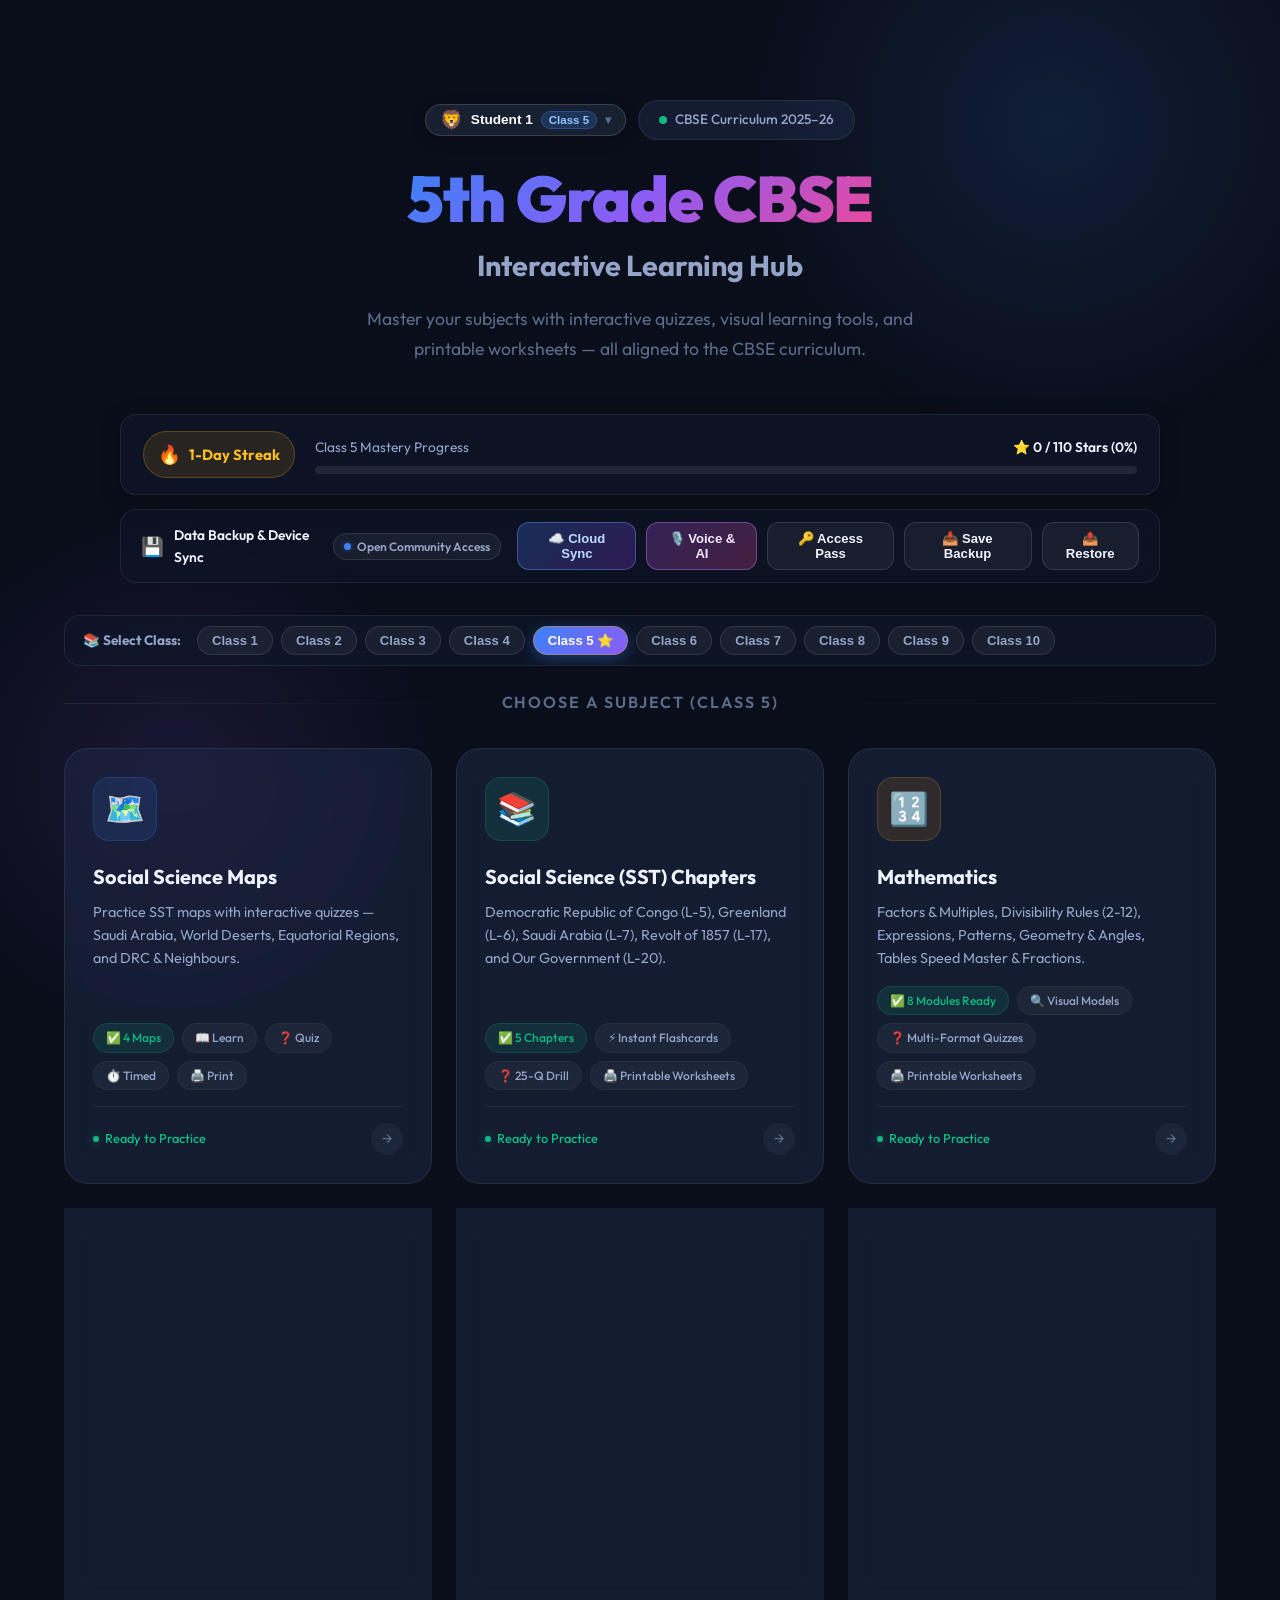
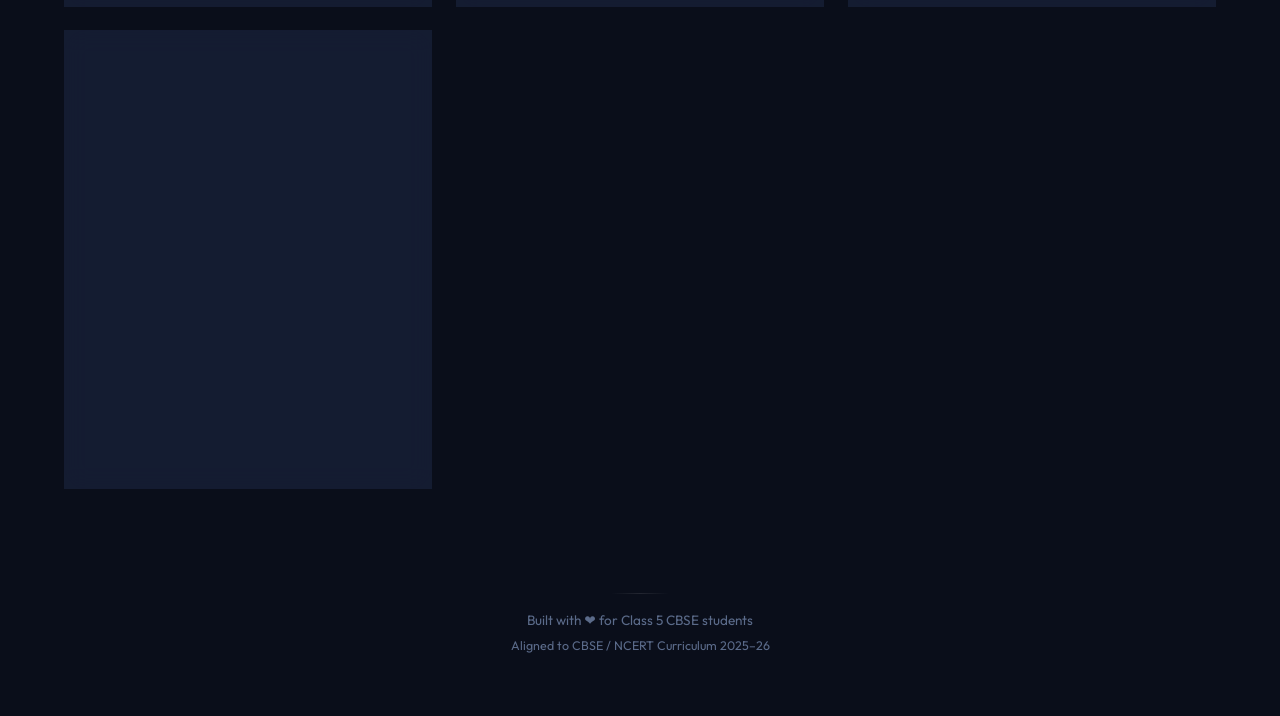
<file: index.html>
<!DOCTYPE html>
<html lang="en">
<head>
  <meta charset="UTF-8">
  <meta name="viewport" content="width=device-width, initial-scale=1.0, viewport-fit=cover">
  <meta name="description" content="Interactive learning app for 5th Grade CBSE students. Practice Social Science Maps, English Grammar, Maths, and more with quizzes, games, and printable worksheets.">
  <meta name="theme-color" content="#0a0e1a">
  <meta name="mobile-web-app-capable" content="yes">
  <meta name="apple-mobile-web-app-capable" content="yes">
  <meta name="apple-mobile-web-app-status-bar-style" content="black-translucent">
  <meta name="apple-mobile-web-app-title" content="CBSE 5th">
  <title>5th Grade CBSE — Interactive Learning Hub</title>
  <link rel="manifest" href="manifest.webmanifest">
  <link rel="stylesheet" href="styles.css">
  <link rel="icon" type="image/svg+xml" href="icons/icon.svg">
  <link rel="icon" type="image/png" sizes="192x192" href="icons/icon-192.png">
  <link rel="apple-touch-icon" href="icons/apple-touch-icon.png">
</head>
<body>

  <div class="page-container">

    <!-- ==================== HERO ==================== -->
    <header class="hero">
      <div class="hero-top-row">
        <!-- Family Profile Switcher Pill -->
        <div class="profile-switcher-wrapper" id="profile-switcher-wrapper">
          <button class="profile-pill" id="btn-profile-pill" aria-haspopup="true" aria-expanded="false" title="Switch or manage student profile">
            <span class="profile-avatar" id="active-profile-avatar">🦁</span>
            <span class="profile-name" id="active-profile-name">Student 1</span>
            <span class="profile-grade-tag" id="active-profile-grade">Class 5</span>
            <span class="profile-caret">▾</span>
          </button>
          <div class="profile-dropdown" id="profile-dropdown" style="display: none;">
            <div class="profile-dropdown-header">
              <span>Family Profiles</span>
              <button type="button" class="btn-profile-add-mini" id="btn-add-profile-trigger">➕ Add Child</button>
            </div>
            <div class="profile-list" id="profile-dropdown-list">
              <!-- Dynamically populated by hub.js -->
            </div>
          </div>
        </div>

        <div class="hero-badge">
          <span class="badge-dot"></span>
          CBSE Curriculum 2025–26
        </div>
        <button class="pwa-install-trigger" id="btn-install-app" style="display: none;" title="Install application on your device">
          <span class="install-icon">📲</span> Install App
        </button>
      </div>
      <h1><span class="gradient-text">5th Grade CBSE</span></h1>
      <p class="hero-class">Interactive Learning Hub</p>
      <p class="hero-subtitle">
        Master your subjects with interactive quizzes, visual learning tools, and printable worksheets — all aligned to the CBSE curriculum.
      </p>
    </header>

    <!-- ==================== STUDENT MASTERY DASHBOARD ==================== -->
    <section class="student-dashboard" id="student-dashboard" aria-label="Student Learning Progress">
      <div class="dashboard-stats-card">
        <div class="streak-badge" id="streak-badge" title="Consecutive days practiced">
          <span class="streak-flame">🔥</span>
          <span class="streak-text" id="streak-text">1-Day Streak</span>
        </div>
        <div class="mastery-summary">
          <div class="mastery-title-row">
            <span class="mastery-label">Class 5 Mastery Progress</span>
            <span class="mastery-count" id="mastery-star-count">⭐ 0 / 110 Stars (0%)</span>
          </div>
          <div class="mastery-bar-track">
            <div class="mastery-bar-fill" id="mastery-bar-fill" style="width: 0%;"></div>
          </div>
        </div>
      </div>

      <!-- Quick Resume Card (Visible if previous session exists) -->
      <a href="#" class="resume-card" id="resume-card" style="display: none;">
        <div class="resume-icon" id="resume-icon">⚡</div>
        <div class="resume-info">
          <span class="resume-tag">Jump Back In</span>
          <h4 id="resume-title">Resume Topic</h4>
          <p id="resume-sub">Click to pick up right where you left off</p>
        </div>
        <div class="resume-arrow">→</div>
      </a>

      <!-- Data Backup & Multi-Device Transfer Bar -->
      <div class="dashboard-backup-bar" id="dashboard-backup-bar">
        <div class="backup-bar-info">
          <span class="backup-icon">💾</span>
          <span class="backup-title">Data Backup &amp; Device Sync</span>
          <div class="access-status-indicator" id="access-status-indicator" title="Current access tier">
            <span class="access-badge-dot" id="access-badge-dot"></span>
            <span id="access-status-label">Open Community Access</span>
          </div>
        </div>
        <div class="backup-actions">
          <button type="button" class="btn-backup btn-cloud-sync" id="btn-open-google-sync" title="Sync progress across devices with Google Drive">
            ☁️ Cloud Sync
          </button>
          <button type="button" class="btn-backup btn-voice-settings" id="btn-open-voice-settings" title="Configure Voice Q&amp;A and AI Grading Engine">
            🎙️ Voice &amp; AI
          </button>
          <button type="button" class="btn-backup" id="btn-enter-access-code" title="Enter school or promotional access code">
            🔑 Access Pass
          </button>
          <button class="btn-backup" id="btn-backup-export" title="Save your stars and study progress as a backup JSON file">
            📥 Save Backup
          </button>
          <button class="btn-backup" id="btn-backup-import" title="Restore previously saved progress from file">
            📤 Restore
          </button>
          <input type="file" id="backup-file-input" accept=".json,application/json" style="display: none;" />
        </div>
      </div>
      <div class="backup-feedback-toast" id="backup-feedback-toast" style="display: none;" role="status"></div>
    </section>

    <!-- ==================== GRADE / CLASS SELECTOR BAR ==================== -->
    <div class="grade-nav-container" id="grade-nav-container">
      <div class="grade-nav-label">
        <span>📚 Select Class:</span>
      </div>
      <div class="grade-pills-row" id="grade-pills-row">
        <!-- Dynamically rendered by hub.js -->
      </div>
    </div>

    <!-- ==================== SUBJECTS GRID ==================== -->
    <div class="section-header">
      <div class="section-line"></div>
      <h2 id="curriculum-section-title">Choose a Subject (Class 5)</h2>
      <div class="section-line" style="background: linear-gradient(270deg, rgba(255,255,255,0.08) 0%, transparent 100%);"></div>
    </div>

    <div class="subjects-grid" id="subjects-grid">

      <!-- Social Science Maps — ACTIVE -->
      <a href="social_sicence_maps/index.html" class="subject-card" id="card-sst-maps">
        <div class="card-icon theme-blue">🗺️</div>
        <div class="card-content">
          <h3>Social Science Maps</h3>
          <p>Practice SST maps with interactive quizzes — Saudi Arabia, World Deserts, Equatorial Regions, and DRC & Neighbours.</p>
        </div>
        <div class="card-tags">
          <span class="card-tag tag-active">✅ 4 Maps</span>
          <span class="card-tag">📖 Learn</span>
          <span class="card-tag">❓ Quiz</span>
          <span class="card-tag">⏱️ Timed</span>
          <span class="card-tag">🖨️ Print</span>
        </div>
        <div class="card-footer">
          <div class="card-status status-ready">
            <span class="status-dot"></span>
            Ready to Practice
          </div>
          <div class="card-arrow">→</div>
        </div>
      </a>

      <!-- Social Science Chapters Practice — ACTIVE -->
      <a href="sst_chapters/index.html" class="subject-card" id="card-sst-chapters">
        <div class="card-icon theme-amber">🌍</div>
        <div class="card-content">
          <h3>SST Chapters Practice</h3>
          <p>Master Term Revision: <strong>L-5 DRC</strong>, <strong>L-6 Greenland</strong>, <strong>L-7 Saudi Arabia</strong>, <strong>L-17 British Raj</strong>, <strong>L-18 Struggle</strong>, <strong>L-19 Freedom</strong>, and <strong>L-20 Our Government</strong> with Long Answer Scaffolding.</p>
        </div>
        <div class="card-tags">
          <span class="card-tag tag-active">✅ 7 Chapters Ready</span>
          <span class="card-tag">✊ L-18 Struggle</span>
          <span class="card-tag">🕊️ L-19 Freedom</span>
          <span class="card-tag">🏗️ Long Answer Scaffold</span>
          <span class="card-tag">✏️ Blanks & T/F</span>
          <span class="card-tag">🔗 Match</span>
          <span class="card-tag">⚡ 60s Challenge</span>
          <span class="card-tag">🖨️ Printable Worksheets</span>
        </div>
        <div class="card-footer">
          <div class="card-status status-ready">
            <span class="status-dot"></span>
            Ready to Practice
          </div>
          <div class="card-arrow">→</div>
        </div>
      </a>

      <!-- English Grammar — ACTIVE -->
      <a href="english_grammer/index.html" class="subject-card" id="card-english">
        <div class="card-icon theme-green">📝</div>
        <div class="card-content">
          <h3>English Grammar</h3>
          <p>Master Articles, Tenses, Personification, and Hyperbole through fun detective work and creative thinking exercises.</p>
        </div>
        <div class="card-tags">
          <span class="card-tag tag-active">✅ 7 Topics</span>
          <span class="card-tag">📖 Learn</span>
          <span class="card-tag">🧩 Practice</span>
          <span class="card-tag">🎯 Challenge</span>
        </div>
        <div class="card-footer">
          <div class="card-status status-ready">
            <span class="status-dot"></span>
            Ready to Practice
          </div>
          <div class="card-arrow">→</div>
        </div>
      </a>

      <!-- Maths — ACTIVE -->
      <a href="maths/index.html" class="subject-card" id="card-maths">
        <div class="card-icon theme-amber">🔢</div>
        <div class="card-content">
          <h3>Mathematics</h3>
          <p>Master <strong>Fractions</strong>, <strong>Tables (1 to 20) Speed</strong>, <strong>HCF & LCM</strong>, <strong>Divisibility</strong>, <strong>Geometry</strong>, and <strong>Expressions</strong> with visual discovery, mental shortcuts, and 60s speed sprints.</p>
        </div>
        <div class="card-tags">
          <span class="card-tag tag-active">✅ 7 Topics Ready</span>
          <span class="card-tag">🍕 Fractions Master</span>
          <span class="card-tag">⚡ Tables 1–20 Speed</span>
          <span class="card-tag">⭐ HCF & LCM</span>
          <span class="card-tag">📐 Geometry</span>
          <span class="card-tag">🎯 60s Challenge</span>
        </div>
        <div class="card-footer">
          <div class="card-status status-ready">
            <span class="status-dot"></span>
            Ready to Practice
          </div>
          <div class="card-arrow">→</div>
        </div>
      </a>

      <!-- Science — ACTIVE -->
      <a href="science/index.html" class="subject-card" id="card-science">
        <div class="card-icon theme-cyan">🔬</div>
        <div class="card-content">
          <h3>Science (EVS)</h3>
          <p>Master <strong>Animals & Adaptation</strong>, <strong>Skeletal & Muscular</strong>, <strong>Nervous & Senses</strong>, <strong>Good Health</strong>, <strong>Air & Water</strong>, and <strong>States of Matter</strong> through interactive labs, diagnostic exam traps, and school worksheet drills.</p>
        </div>
        <div class="card-tags">
          <span class="card-tag tag-active">✅ 6 Chapters Ready</span>
          <span class="card-tag">🔬 Concept Labs</span>
          <span class="card-tag">🕵️ Spot the Traps</span>
          <span class="card-tag">🧩 School Worksheets</span>
          <span class="card-tag">⚡ 60s Sprint</span>
          <span class="card-tag">🖨️ Printable Tests</span>
        </div>
        <div class="card-footer">
          <div class="card-status status-ready">
            <span class="status-dot"></span>
            Ready to Practice
          </div>
          <div class="card-arrow">→</div>
        </div>
      </a>

      <!-- Hindi — ACTIVE -->
      <a href="hindi_vyakaran/index.html" class="subject-card" id="card-hindi">
        <div class="card-icon theme-pink">🇮🇳</div>
        <div class="card-content">
          <h3>हिंदी व्याकरण व रचना</h3>
          <p><strong>संज्ञा व पाँच भेद</strong> (पहचान सूत्र, तुलना दर्पण, भाववाचक निर्माण प्रयोगशाला व 5-घड़े खेल), <strong>वाक्यांश के लिए एक शब्द</strong> और <strong>चित्र वर्णन</strong> (6 चित्र, 5-वाक्य फॉर्मूला)।</p>
        </div>
        <div class="card-tags">
          <span class="card-tag tag-active">✅ 3 मुख्य विषय</span>
          <span class="card-tag">🏷️ संज्ञा व 5 भेद</span>
          <span class="card-tag">🏺 वर्गीकरण खेल</span>
          <span class="card-tag">🧪 निर्माण प्रयोगशाला</span>
          <span class="card-tag">✨ 12 वाक्यांश</span>
          <span class="card-tag">🖼️ चित्र वर्णन</span>
          <span class="card-tag">❓ अभ्यास क्विज़</span>
          <span class="card-tag">⚡ 60s स्पीड चैलेंज</span>
        </div>
        <div class="card-footer">
          <div class="card-status status-ready">
            <span class="status-dot"></span>
            Ready to Practice
          </div>
          <div class="card-arrow">→</div>
        </div>
      </a>

      <!-- General Knowledge — ACTIVE -->
      <a href="general_knowledge/index.html" class="subject-card" id="card-gk">
        <div class="card-icon theme-purple">🌍</div>
        <div class="card-content">
          <h3>General Knowledge (GK)</h3>
          <p>Master Term 1 Global Awareness (June, July, August 2026) with memory sparks, international cipher decoders, picture rounds, and school worksheets.</p>
        </div>
        <div class="card-tags">
          <span class="card-tag tag-active">✅ June, Jul, Aug Ready</span>
          <span class="card-tag">💡 Memory Sparks</span>
          <span class="card-tag">🕵️ Codebreakers</span>
          <span class="card-tag">❓ Quick Quizzes</span>
          <span class="card-tag">🖼️ Picture Rounds</span>
          <span class="card-tag">⚡ 60s Sprint</span>
          <span class="card-tag">🖨️ Printable Worksheets</span>
        </div>
        <div class="card-footer">
          <div class="card-status status-ready">
            <span class="status-dot"></span>
            Ready to Practice
          </div>
          <div class="card-arrow">→</div>
        </div>
      </a>

    </div>

    <!-- ==================== FOOTER ==================== -->
    <footer class="page-footer">
      <div class="footer-divider"></div>
      <p>Built with ❤️ for Class 5 CBSE students</p>
      <p style="margin-top: 4px; font-size: 0.78rem;">Aligned to CBSE / NCERT Curriculum 2025–26</p>
    </footer>

    <!-- ==================== ADD CHILD PROFILE MODAL ==================== -->
    <div class="modal-overlay" id="modal-add-profile" style="display: none;" role="dialog" aria-modal="true" aria-labelledby="modal-add-profile-title">
      <div class="modal-card profile-modal-card">
        <div class="modal-header">
          <h3 id="modal-add-profile-title">👶 Add Child Profile</h3>
          <button type="button" class="modal-close-btn" id="btn-close-profile-modal" aria-label="Close modal">✕</button>
        </div>
        <form id="form-add-profile">
          <div class="form-group">
            <label for="input-child-name">Child's Name</label>
            <input type="text" id="input-child-name" class="form-input" placeholder="e.g. Aarav, Ananya" maxlength="24" required />
          </div>

          <div class="form-group">
            <label>Choose an Avatar</label>
            <div class="avatar-picker-grid" id="avatar-picker-grid">
              <!-- Dynamically populated by hub.js -->
            </div>
          </div>

          <div class="form-group">
            <label for="select-child-grade">Class / Grade</label>
            <select id="select-child-grade" class="form-select">
              <option value="class_5" selected>Class 5 (Full Syllabus Ready ⭐)</option>
              <option value="class_1">Class 1</option>
              <option value="class_2">Class 2</option>
              <option value="class_3">Class 3</option>
              <option value="class_4">Class 4</option>
              <option value="class_6">Class 6</option>
              <option value="class_7">Class 7</option>
              <option value="class_8">Class 8</option>
              <option value="class_9">Class 9</option>
              <option value="class_10">Class 10</option>
            </select>
          </div>

          <div class="modal-actions">
            <button type="submit" class="btn-profile-submit" id="btn-save-profile">✨ Create Profile</button>
            <button type="button" class="btn-profile-cancel" id="btn-cancel-profile">Cancel</button>
          </div>
        </form>
      </div>
    </div>

    <!-- ==================== ACCESS CODE REDEMPTION MODAL ==================== -->
    <div class="modal-overlay" id="modal-access-code" style="display: none;" role="dialog" aria-modal="true" aria-labelledby="modal-access-code-title">
      <div class="modal-card access-modal-card">
        <div class="modal-header">
          <h3 id="modal-access-code-title">🔑 Enter Access Passcode</h3>
          <button type="button" class="modal-close-btn" id="btn-close-access-modal" aria-label="Close modal">✕</button>
        </div>
        <form id="form-access-code">
          <p class="modal-description">Have a school partner pass, teacher invite, or family pass? Enter it below to unlock all curriculum features.</p>
          <div class="form-group">
            <label for="input-access-code">Access Passcode</label>
            <input type="text" id="input-access-code" class="form-input code-input" placeholder="e.g. CBSE2026" maxlength="32" required />
          </div>
          <div class="access-code-hint">
            💡 <em>Demo Pass: Enter <code>CBSE2026</code> for instant all-access family pass.</em>
          </div>
          <div class="modal-actions">
            <button type="submit" class="btn-profile-submit" id="btn-submit-access-code">✨ Unlock Access</button>
            <button type="button" class="btn-profile-cancel" id="btn-cancel-access-modal">Cancel</button>
          </div>
        </form>
      </div>
    </div>

    <!-- ==================== GOOGLE DRIVE FAMILY SYNC MODAL ==================== -->
    <div class="modal-overlay" id="modal-google-sync" style="display: none;" role="dialog" aria-modal="true" aria-labelledby="modal-google-sync-title">
      <div class="modal-card cloud-sync-modal-card">
        <div class="modal-header">
          <h3 id="modal-google-sync-title">☁️ Google Drive Family Sync</h3>
          <button type="button" class="modal-close-btn" id="btn-close-sync-modal" aria-label="Close modal">✕</button>
        </div>

        <p class="modal-description">
          Keep your children's stars, streaks, and study progress in sync across all family devices (phones, tablets, and PCs).
          Data is saved safely in a private, sandboxed app folder inside your personal Google Drive ($0 serverless &amp; 100% private).
        </p>

        <!-- Dynamic Connection Box -->
        <div class="sync-account-box" id="sync-account-box">
          <!-- Populated by hub.js -->
        </div>

        <!-- Sync Action Controls -->
        <div class="sync-action-controls" id="sync-action-controls">
          <!-- Populated by hub.js -->
        </div>

        <!-- Settings & Dev Tools Accordion -->
        <div class="sync-advanced-toggle">
          <button type="button" class="btn-text-toggle" id="btn-toggle-sync-settings">
            ⚙️ Google OAuth Client ID &amp; Options ▾
          </button>
        </div>

        <div class="sync-advanced-panel" id="sync-advanced-panel" style="display: none;">
          <div class="form-group" style="margin-bottom: 8px;">
            <label for="input-google-client-id" style="font-size: 0.78rem;">Custom Google Cloud OAuth Client ID</label>
            <input type="text" id="input-google-client-id" class="form-input" style="font-size: 0.8rem; font-family: monospace;" placeholder="your-app-id.apps.googleusercontent.com" />
          </div>
          <div style="display: flex; gap: 8px; justify-content: flex-end;">
            <button type="button" class="btn-backup" id="btn-save-client-id" style="font-size: 0.78rem; padding: 4px 10px;">💾 Save Client ID</button>
          </div>
          <div style="margin-top: 12px; padding-top: 10px; border-top: 1px dashed rgba(255,255,255,0.1);">
            <p style="font-size: 0.76rem; color: var(--text-muted); margin: 0 0 6px 0;">No Google Cloud project yet? Test the multi-device sync UX instantly:</p>
            <button type="button" class="btn-backup" id="btn-simulate-google-sync" style="font-size: 0.78rem; padding: 5px 12px; width: 100%;">
              🧪 Test / Simulate Cloud Sync
            </button>
          </div>
        </div>

        <div class="modal-actions" style="margin-top: 20px;">
          <button type="button" class="btn-profile-cancel" id="btn-dismiss-sync-modal" style="width: 100%;">Close</button>
        </div>
      </div>
    </div>

    <!-- ==================== VOICE & AI SETTINGS MODAL ==================== -->
    <div class="modal-overlay" id="modal-voice-settings" style="display: none;" role="dialog" aria-modal="true" aria-labelledby="modal-voice-settings-title">
      <div class="modal-card voice-settings-modal-card">
        <div class="modal-header">
          <h3 id="modal-voice-settings-title">🎙️ Voice Q&amp;A &amp; AI Settings</h3>
          <button type="button" class="modal-close-btn" id="btn-close-voice-modal" aria-label="Close modal">✕</button>
        </div>

        <p class="modal-description">
          Configure spoken questions &amp; answers, voice speed, and pluggable AI evaluation for open-ended answers.
        </p>

        <!-- Voice General Controls -->
        <div class="voice-settings-section">
          <div class="voice-setting-row">
            <div class="voice-setting-label">
              <strong>🎙️ Voice Q&amp;A Mode</strong>
              <small>Enable voice read-aloud and microphone answer input</small>
            </div>
            <label class="switch-toggle" for="toggle-voice-enabled">
              <input type="checkbox" id="toggle-voice-enabled" checked />
              <span class="switch-slider"></span>
            </label>
          </div>

          <div class="voice-setting-row">
            <div class="voice-setting-label">
              <strong>🗣️ Speech Speed: <span id="label-speech-rate">1.0x</span></strong>
              <small>Speed of voice reading questions and feedback</small>
            </div>
            <div class="voice-slider-wrapper">
              <input type="range" id="slider-speech-rate" min="0.8" max="1.2" step="0.05" value="1.0" class="voice-slider" />
            </div>
          </div>

          <div class="voice-setting-row">
            <div class="voice-setting-label">
              <strong>🌐 Voice Language</strong>
              <small>Preferred accent for text-to-speech</small>
            </div>
            <select id="select-voice-lang" class="form-input form-select" style="max-width: 160px; padding: 4px 8px;">
              <option value="en-IN">English (India) 🇮🇳</option>
              <option value="hi-IN">Hindi 🇮🇳</option>
            </select>
          </div>
        </div>

        <!-- AI Grading Engine Section -->
        <div class="voice-settings-section" style="margin-top: 14px;">
          <h4 style="margin: 0 0 6px 0; font-size: 0.92rem; color: #f1f5f9;">🤖 AI Grading Engine (Open Answers)</h4>
          <p style="font-size: 0.76rem; color: var(--text-muted); margin: 0 0 10px 0;">
            Closed questions are always graded instantly by local rules. An AI engine is used for open-ended or ambiguous questions.
          </p>

          <div class="form-group" style="margin-bottom: 12px;">
            <label for="select-ai-provider" style="font-size: 0.8rem;">Select Grading Provider</label>
            <select id="select-ai-provider" class="form-input form-select">
              <option value="off">Off (Rule-Based Only — Recommended for Kids) 🛡️</option>
              <option value="local">Local WebLLM (In-Browser WebGPU, Zero Cloud Data) 💻</option>
              <option value="anthropic">Anthropic Claude (Direct Browser Call — Claude 3.5 Haiku) ⚡</option>
              <option value="openai">OpenAI (Direct Browser Call — GPT-4o-mini) 🤖</option>
              <option value="gemini">Google Gemini (Generative Language API — Gemini 1.5 Flash) ✨</option>
            </select>
          </div>

          <!-- Dynamic Panel for Cloud Providers -->
          <div id="panel-cloud-provider" style="display: none;">
            <div class="form-group" style="margin-bottom: 10px;">
              <div style="display: flex; justify-content: space-between; align-items: center; margin-bottom: 4px;">
                <label for="input-api-key" style="font-size: 0.78rem;">API Key</label>
                <button type="button" class="btn-text-toggle" id="btn-toggle-key-visibility" style="font-size: 0.75rem;">👁️ Show Key</button>
              </div>
              <input type="password" id="input-api-key" class="form-input" style="font-family: monospace; font-size: 0.82rem;" placeholder="Paste API key here..." autocomplete="off" />
            </div>

            <div class="form-group" style="margin-bottom: 10px;">
              <label for="input-model-id" style="font-size: 0.78rem;">Model ID (User-Editable)</label>
              <input type="text" id="input-model-id" class="form-input" style="font-family: monospace; font-size: 0.82rem;" />
            </div>

            <div style="display: flex; gap: 8px; align-items: center; margin-top: 10px; flex-wrap: wrap;">
              <button type="button" class="btn-backup" id="btn-test-connection" style="font-size: 0.8rem; padding: 6px 12px;">
                🧪 Test Connection
              </button>
              <span id="test-connection-status" style="font-size: 0.78rem; color: var(--text-muted);"></span>
            </div>
          </div>

          <!-- Dynamic Panel for Local WebLLM -->
          <div id="panel-local-webllm" style="display: none;">
            <div class="webllm-status-box" id="webllm-status-box" style="background: rgba(30, 41, 59, 0.6); padding: 10px 12px; border-radius: 8px; border: 1px solid rgba(255,255,255,0.08); margin-bottom: 10px;">
              <div id="webllm-gpu-support" style="font-size: 0.82rem; margin-bottom: 8px; font-weight: 600;"></div>
              <div class="form-group" style="margin-bottom: 8px;">
                <label for="select-webllm-model" style="font-size: 0.78rem;">Prebuilt Local Model</label>
                <select id="select-webllm-model" class="form-input form-select" style="font-size: 0.8rem;">
                  <!-- populated dynamically -->
                </select>
              </div>
              <p style="font-size: 0.76rem; color: #fde047; margin: 4px 0 8px 0; line-height: 1.4;">
                ⚠️ <strong>Note:</strong> Model download (~0.9 to 1.1 GB) happens once in the browser and is cached locally for offline use. Small local models are less capable in Hindi; rule-based grading remains primary.
              </p>
              <div id="webllm-storage-info" style="font-size: 0.76rem; color: var(--text-muted); margin-bottom: 8px;"></div>
              <div style="display: flex; gap: 8px;">
                <button type="button" class="btn-backup" id="btn-remove-webllm-model" style="font-size: 0.78rem; padding: 4px 10px; color: #fca5a5;">
                  🗑️ Remove Downloaded Model
                </button>
              </div>
            </div>
          </div>
        </div>

        <!-- Privacy & Security Notice Card -->
        <div class="voice-privacy-notice" style="margin-top: 14px; background: rgba(15, 23, 42, 0.7); border: 1px solid rgba(255,255,255,0.08); border-radius: 8px; padding: 10px 12px;">
          <h5 style="margin: 0 0 6px 0; font-size: 0.8rem; color: #93c5fd;">🔒 Privacy, Keys &amp; Device Safety</h5>
          <ul style="margin: 0; padding-left: 18px; font-size: 0.74rem; color: var(--text-muted); line-height: 1.45;">
            <li><strong>Audio &amp; Voice:</strong> Speech recognition processes audio via the browser. No audio recordings are saved or stored.</li>
            <li><strong>Cloud AI Data:</strong> Only question text and transcribed answers are sent to the chosen AI provider. Off &amp; Local modes send zero data to AI clouds.</li>
            <li><strong>Key Storage:</strong> API keys stay exclusively in this browser's local storage. They are <em>never</em> synced to Google Drive or included in backup file exports.</li>
            <li><strong>Security Warning:</strong> Anyone with access to this browser profile can read stored keys. Please use an API key with a low spending limit.</li>
            <li><strong>Device-Level Setting:</strong> Engine choice and keys apply to this browser/device, not per child profile.</li>
          </ul>
        </div>

        <div class="modal-actions" style="margin-top: 16px;">
          <button type="button" class="btn-profile-save" id="btn-save-voice-settings" style="flex: 1;">💾 Save Settings</button>
          <button type="button" class="btn-profile-cancel" id="btn-dismiss-voice-modal">Close</button>
        </div>
      </div>
    </div>

  </div>

  <script src="shared/js/storage.js"></script>
  <script src="shared/js/profile.js"></script>
  <script src="shared/js/auth.js"></script>
  <script src="shared/js/curriculum.js"></script>
  <script src="shared/js/google-drive-sync.js"></script>
  <script src="shared/js/llm-providers.js?v=2.9.0"></script>
  <script src="hub.js?v=2.9.0"></script>
  <script src="pwa.js?v=2.9.0"></script>
</body>
</html>
</file>
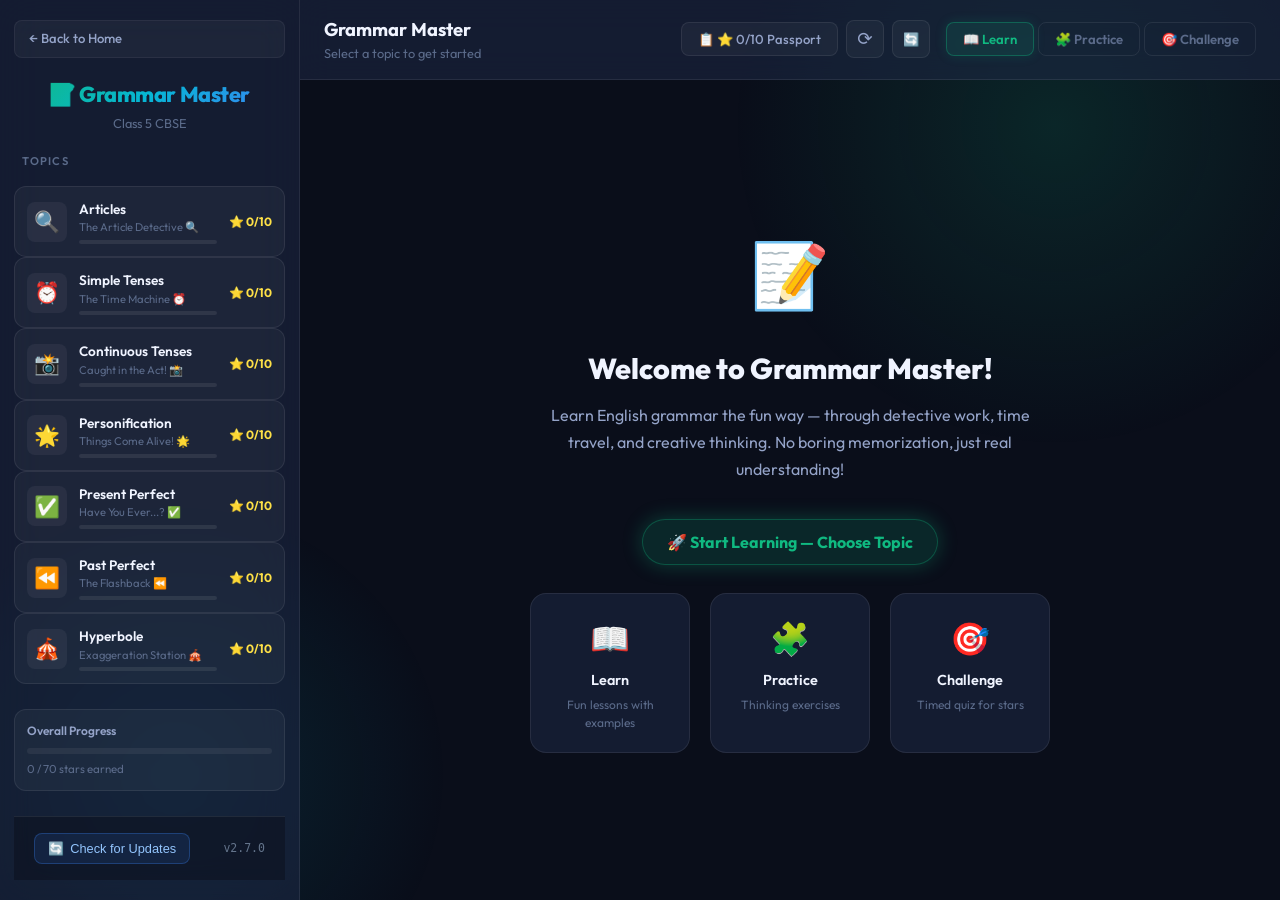
<file: english_grammer/index.html>
<!DOCTYPE html>
<html lang="en">
<head>
  <meta charset="UTF-8">
  <meta name="viewport" content="width=device-width, initial-scale=1.0, viewport-fit=cover">
  <meta name="description" content="Interactive English Grammar practice for Class 5 CBSE students. Master Articles, Tenses, Personification, Hyperbole and more through fun thinking exercises.">
  <meta name="theme-color" content="#0a0e1a">
  <meta name="mobile-web-app-capable" content="yes">
  <meta name="apple-mobile-web-app-capable" content="yes">
  <meta name="apple-mobile-web-app-status-bar-style" content="black-translucent">
  <meta name="apple-mobile-web-app-title" content="CBSE 5th">
  <title>English Grammar Master — Class 5 CBSE</title>
  <link rel="manifest" href="../manifest.webmanifest">
  <link rel="stylesheet" href="styles.css">
  <link rel="apple-touch-icon" href="../icons/apple-touch-icon.png">
  <link rel="icon" type="image/svg+xml" href="../icons/icon.svg">
  <link rel="icon" href="data:image/svg+xml,<svg xmlns='http://www.w3.org/2000/svg' viewBox='0 0 100 100'><text y='.9em' font-size='90'>📝</text></svg>">
</head>
<body>

  <!-- Confetti Canvas -->
  <canvas id="confetti-canvas"></canvas>

  <!-- Feedback Flash -->
  <div class="feedback-flash" id="feedback-flash"></div>

  <div class="app-container">

    <!-- Sidebar Backdrop for Mobile -->
    <div class="sidebar-backdrop" id="sidebar-backdrop"></div>

    <!-- ==================== SIDEBAR ==================== -->
    <aside class="sidebar" id="sidebar">
      <div class="sidebar-top-row">
        <a href="../index.html" class="back-to-home" id="back-to-home">
          ← Back to Home
        </a>
        <button class="sidebar-close-btn" id="sidebar-close-btn" aria-label="Close menu">✕</button>
      </div>
      <div class="sidebar-logo">
        <h1>📝 Grammar Master</h1>
        <p>Class 5 CBSE</p>
      </div>

      <div class="sidebar-section-title">Topics</div>
      <div id="sidebar-topics"></div>

      <div class="progress-section">
        <h4>Overall Progress</h4>
        <div class="progress-bar-container">
          <div class="progress-bar-fill" id="progress-fill"></div>
        </div>
        <div class="progress-label" id="progress-label">0 / 70 Stars Earned</div>
      </div>
    </aside>

    <!-- ==================== MAIN CONTENT ==================== -->
    <main class="main-content">

      <!-- Top Bar -->
      <div class="top-bar" id="top-bar">
        <div class="top-bar-nav-row">
          <button class="menu-toggle-btn" id="menu-toggle-btn" aria-label="Open Topics Menu">
            <span class="hamburger-icon">☰</span>
            <span class="menu-label">Topics</span>
          </button>
          <a href="../index.html" class="home-quick-btn" title="Back to Learning Hub" aria-label="Back to Learning Hub">🏠</a>

          <div class="top-bar-title">
            <h2 id="top-bar-title">Grammar Master</h2>
            <p id="top-bar-subtitle">Select a topic to get started</p>
          </div>

          <div class="top-bar-actions" style="display: flex; align-items: center; gap: 8px;">
            <button class="btn btn-secondary btn-sm" id="btn-passport" title="View Learning Passport & Parent Audit Report">
              📋 <span class="passport-btn-label">Passport</span>
            </button>
            <button class="btn btn-icon" id="btn-reset" title="Reset Topic Progress" aria-label="Reset">🔄</button>
          </div>
        </div>

        <div class="mode-tabs" id="mode-tabs">
          <button class="mode-tab active" data-mode="learn" id="tab-learn">📖 Learn</button>
          <button class="mode-tab" data-mode="practice" id="tab-practice">🧩 Practice</button>
          <button class="mode-tab" data-mode="challenge" id="tab-challenge">🎯 Challenge</button>
        </div>
      </div>

      <!-- Welcome Screen -->
      <div class="welcome-screen" id="welcome-screen">
        <div class="welcome-icon">📝</div>
        <h2>Welcome to Grammar Master!</h2>
        <p>Learn English grammar the fun way — through detective work, time travel, and creative thinking. No boring memorization, just real understanding!</p>

        <button class="btn btn-primary welcome-start-btn" id="welcome-start-btn">
          🚀 Start Learning — Choose Topic
        </button>

        <div class="welcome-features">
          <div class="welcome-feature">
            <div class="feature-icon">📖</div>
            <h4>Learn</h4>
            <p>Fun lessons with examples</p>
          </div>
          <div class="welcome-feature">
            <div class="feature-icon">🧩</div>
            <h4>Practice</h4>
            <p>Thinking exercises</p>
          </div>
          <div class="welcome-feature">
            <div class="feature-icon">🎯</div>
            <h4>Challenge</h4>
            <p>Timed quiz for stars</p>
          </div>
        </div>
      </div>

      <!-- Content Area (Learn / Practice / Challenge rendered here) -->
      <div class="content-area" id="content-area"></div>

    </main>
  </div>

  <!-- ==================== RESULTS MODAL ==================== -->
  <div class="modal-overlay" id="results-modal">
    <div class="modal">
      <div class="result-icon" id="result-emoji">🏆</div>
      <h3 id="result-title">Great Job!</h3>
      <div class="stars-display" id="result-stars">⭐⭐⭐</div>
      <p id="result-message">You completed the challenge!</p>
      <div class="result-stats">
        <div class="result-stat">
          <div class="stat-value" id="result-correct" style="color: var(--accent-green);">0</div>
          <div class="stat-label">Correct</div>
        </div>
        <div class="result-stat">
          <div class="stat-value" id="result-total">0</div>
          <div class="stat-label">Total</div>
        </div>
      </div>
      <div class="modal-actions">
        <button class="btn btn-primary" id="btn-retry">🔁 Try Again</button>
        <button class="btn" id="btn-modal-passport">📋 View Passport</button>
        <button class="btn" id="btn-review">📖 Review</button>
        <button class="btn" id="btn-close-modal">✖ Close</button>
      </div>
    </div>
  </div>

  <!-- ==================== LEARNING PASSPORT & PARENT AUDIT MODAL ==================== -->
  <div class="modal-overlay" id="passport-modal">
    <div class="modal passport-modal-card">
      <div class="passport-header">
        <div class="passport-badge-icon" id="passport-icon">📋</div>
        <div>
          <h3 id="passport-title">Topic Mastery Passport</h3>
          <p id="passport-subtitle">Pedagogical Checklist & Parent Audit Report</p>
        </div>
        <button class="passport-close-x" id="btn-passport-close-x" aria-label="Close">✕</button>
      </div>

      <div class="passport-summary-bar">
        <div class="passport-stars-tally" id="passport-stars-display">⭐ 0 / 10 Stars Earned</div>
        <div class="passport-progress-bar">
          <div class="passport-progress-fill" id="passport-progress-fill" style="width: 0%;"></div>
        </div>
        <div class="passport-status-label" id="passport-status-text">0% Completed (10 milestones remaining)</div>
      </div>

      <div class="passport-milestones-list" id="passport-milestones-list">
        <!-- Populated dynamically by app.js -->
      </div>

      <div class="parent-guarantee-box" id="passport-guarantee-box" style="display: none;">
        <!-- Shown when 10/10 stars earned -->
      </div>

      <div class="modal-actions" style="margin-top: 1.5rem;">
        <button class="btn btn-primary" id="btn-passport-action">🚀 Resume Next Pending Milestone</button>
        <button class="btn btn-ghost" id="btn-passport-close">✕ Close Report</button>
      </div>
    </div>
  </div>

  <script src="../shared/js/sound.js"></script>
  <script src="../shared/js/confetti.js"></script>
  <script src="../shared/js/drawer.js"></script>
  <script src="../shared/js/speech.js"></script>
  <script src="../shared/js/storage.js"></script>
  <script src="../shared/js/grader.js"></script>
  <script src="../shared/js/voice.js"></script>
  <script src="../shared/js/llm-providers.js"></script>
  <!-- Modular Curriculum Topic & Milestone Datasets -->
  <script src="data/topics.js?v=2.7.0"></script>
  <script src="data/milestones.js?v=2.7.0"></script>

  <script src="app.js?v=2.7.0"></script>
  <script src="../pwa.js?v=2.7.0"></script>
</body>
</html>
</file>
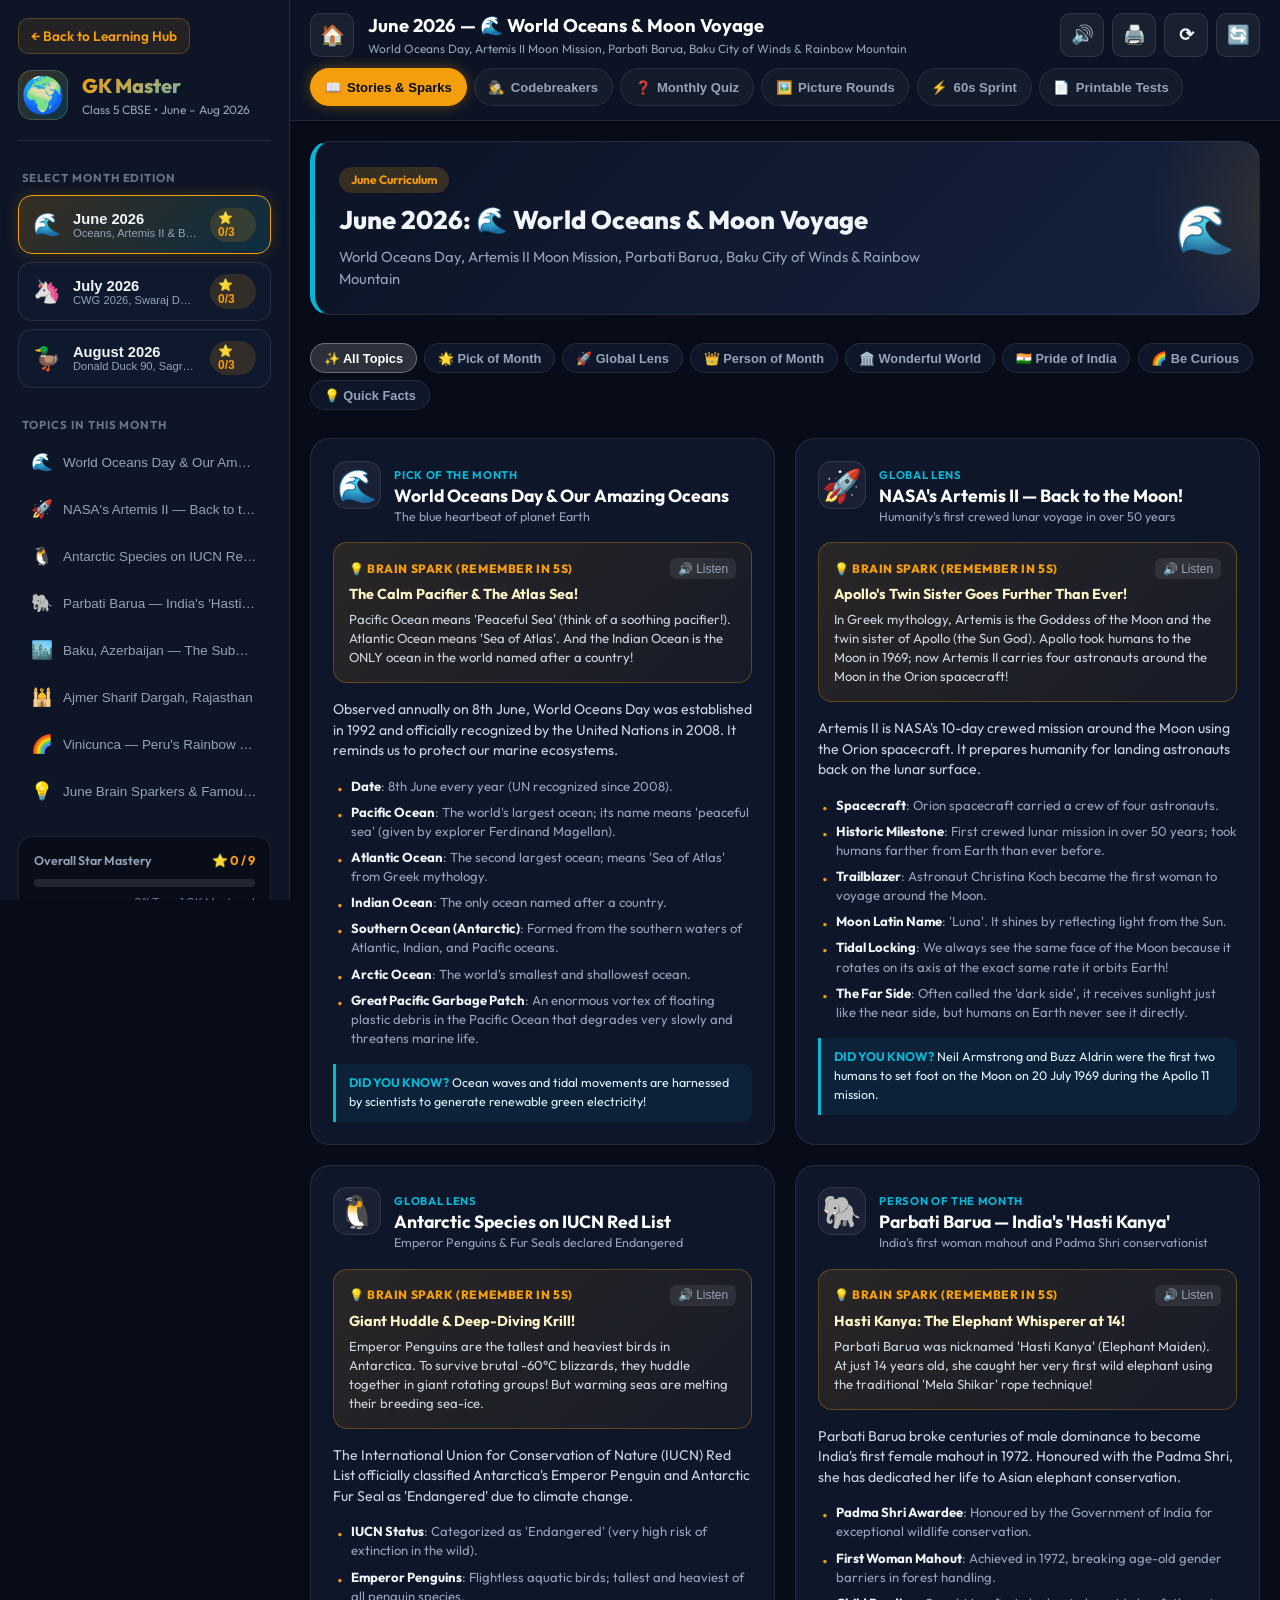
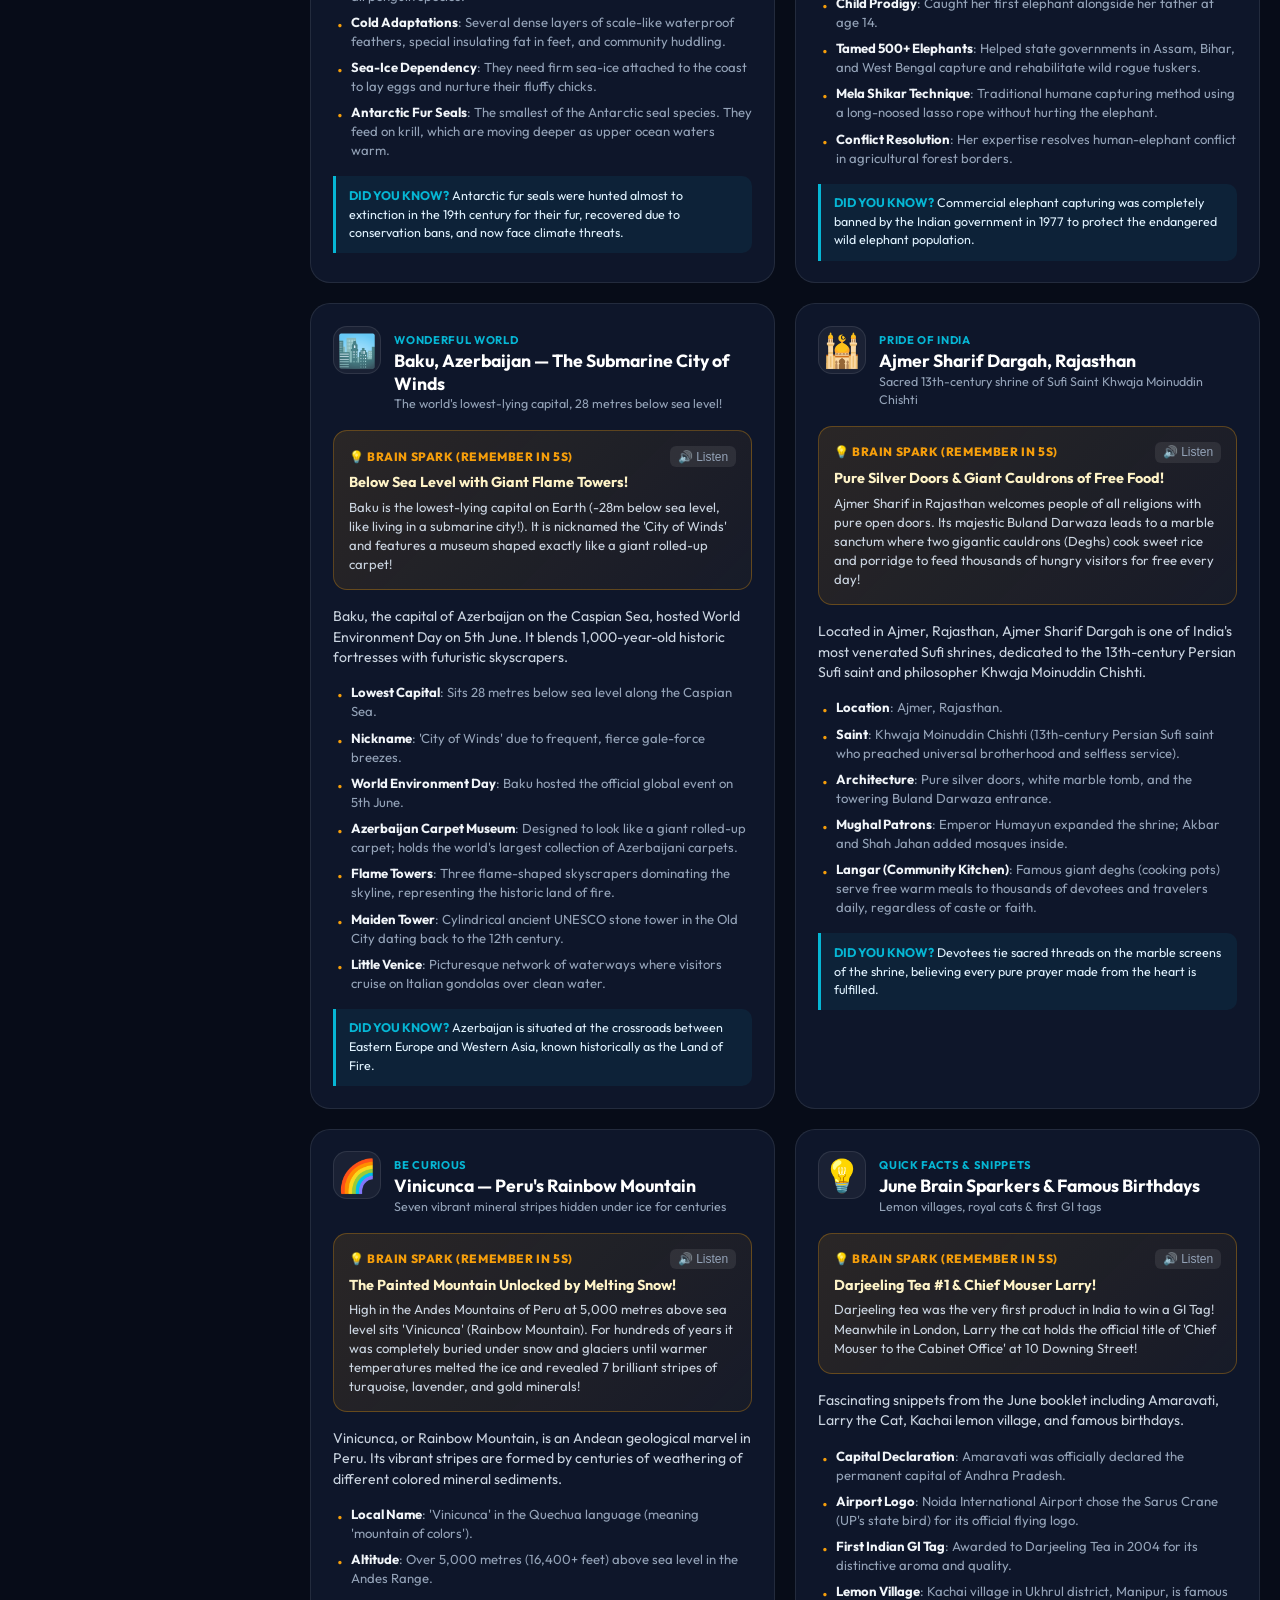
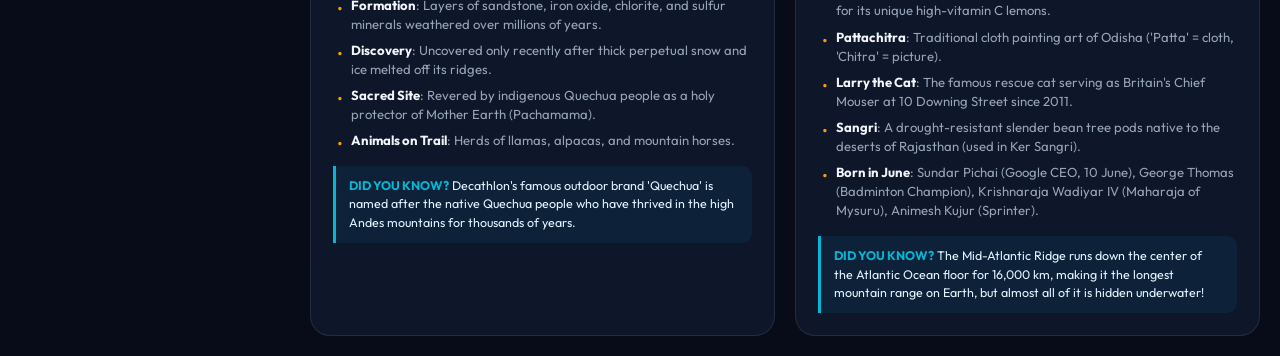
<file: general_knowledge/index.html>
<!DOCTYPE html>
<html lang="en">
<head>
  <meta charset="UTF-8">
  <meta name="viewport" content="width=device-width, initial-scale=1.0, viewport-fit=cover">
  <meta name="description" content="Interactive Class 5 CBSE General Knowledge (GK) Learning & Quiz Studio. Master June, July, and August 2026 Global Awareness Program with memory sparks, decoders, picture rounds, and printable worksheets.">
  <meta name="theme-color" content="#0a0e1a">
  <meta name="mobile-web-app-capable" content="yes">
  <meta name="apple-mobile-web-app-capable" content="yes">
  <meta name="apple-mobile-web-app-status-bar-style" content="black-translucent">
  <meta name="apple-mobile-web-app-title" content="CBSE 5th">
  <title>GK Master — Class 5 CBSE | Junior Detective & Global Explorer</title>
  <link rel="manifest" href="../manifest.webmanifest">
  <link rel="stylesheet" href="styles.css">
  <link rel="apple-touch-icon" href="../icons/apple-touch-icon.png">
  <link rel="icon" type="image/svg+xml" href="../icons/icon.svg">
  <link rel="icon" href="data:image/svg+xml,<svg xmlns='http://www.w3.org/2000/svg' viewBox='0 0 100 100'><text y='.9em' font-size='90'>🌍</text></svg>">
</head>
<body>

  <!-- Confetti Celebration Canvas -->
  <canvas id="confetti-canvas"></canvas>

  <!-- Screen Feedback Flash Indicator -->
  <div class="feedback-flash" id="feedback-flash"></div>

  <div class="app-container">

    <!-- Mobile Drawer Backdrop -->
    <div class="sidebar-backdrop" id="sidebar-backdrop"></div>

    <!-- ==================== SIDEBAR DRAWER ==================== -->
    <aside class="sidebar no-print" id="sidebar">
      <div class="sidebar-top-row">
        <a href="../index.html" class="back-to-home" id="back-to-home">
          ← Back to Learning Hub
        </a>
        <button class="sidebar-close-btn" id="sidebar-close-btn" aria-label="Close menu">✕</button>
      </div>

      <div class="sidebar-logo">
        <div class="logo-icon">🌍</div>
        <div>
          <h1>GK Master</h1>
          <p>Class 5 CBSE • June – Aug 2026</p>
        </div>
      </div>

      <div class="sidebar-section-title">Select Month Edition</div>
      <div class="month-selector-group" id="sidebar-month-selector">
        <button class="month-btn active" data-month="june" id="month-btn-june">
          <span class="month-btn-badge">🌊</span>
          <div class="month-btn-info">
            <span class="month-btn-title">June 2026</span>
            <span class="month-btn-sub">Oceans, Artemis II & Baku</span>
          </div>
          <span class="month-star-badge" id="badge-stars-june">⭐ 0/3</span>
        </button>

        <button class="month-btn" data-month="jul" id="month-btn-jul">
          <span class="month-btn-badge">🦄</span>
          <div class="month-btn-info">
            <span class="month-btn-title">July 2026</span>
            <span class="month-btn-sub">CWG 2026, Swaraj Dweep & Toy Train</span>
          </div>
          <span class="month-star-badge" id="badge-stars-jul">⭐ 0/3</span>
        </button>

        <button class="month-btn" data-month="aug" id="month-btn-aug">
          <span class="month-btn-badge">🦆</span>
          <div class="month-btn-info">
            <span class="month-btn-title">August 2026</span>
            <span class="month-btn-sub">Donald Duck 90, Sagrada & Whale Fossils</span>
          </div>
          <span class="month-star-badge" id="badge-stars-aug">⭐ 0/3</span>
        </button>
      </div>

      <div class="sidebar-section-title" id="topics-list-title">Topics in This Month</div>
      <div class="sidebar-topics" id="sidebar-topics">
        <!-- Rendered dynamically by app.js -->
      </div>

      <div class="progress-section">
        <div class="progress-title-row">
          <h4>Overall Star Mastery</h4>
          <span class="star-badge-total" id="star-badge-total">⭐ 0 / 9</span>
        </div>
        <div class="progress-bar-container">
          <div class="progress-bar-fill" id="progress-fill"></div>
        </div>
        <div class="progress-label" id="progress-label">0% Term 1 GK Mastered</div>
      </div>
    </aside>

    <!-- ==================== MAIN CONTENT ==================== -->
    <main class="main-content">

      <!-- Sticky Top Bar -->
      <header class="top-bar no-print" id="top-bar">
        <div class="top-bar-nav-row">
          <button class="menu-toggle-btn" id="menu-toggle-btn" aria-label="Open Topics Menu">
            <span class="hamburger-icon">☰</span>
            <span class="menu-label">Months & Topics</span>
          </button>
          <a href="../index.html" class="home-quick-btn" title="Back to Learning Hub" aria-label="Back to Learning Hub">🏠</a>

          <div class="top-bar-title-wrap">
            <h2 id="top-bar-title">June 2026: World Oceans & Moon Voyage</h2>
            <p id="top-bar-subtitle">CBSE Class 5 — Global Awareness Program & Memory Detective</p>
          </div>

          <div class="top-bar-actions">
            <button class="btn btn-icon" id="btn-sound-toggle" title="Toggle Sound Effects" aria-label="Toggle Sound">🔊</button>
            <button class="btn btn-icon" id="btn-print" title="Print School Worksheet" aria-label="Print Worksheet">🖨️</button>
            <button class="btn btn-icon" id="btn-reset" title="Restart In-Progress Session" aria-label="Restart Drill">🔄</button>
          </div>
        </div>

        <!-- Mode Navigation Tabs -->
        <nav class="mode-tabs" id="mode-tabs">
          <button class="mode-tab active" data-mode="learn" id="tab-learn">
            <span class="mode-icon">📖</span> <span>Stories & Sparks</span>
          </button>
          <button class="mode-tab" data-mode="arcade" id="tab-arcade">
            <span class="mode-icon">🕵️</span> <span>Codebreakers</span>
          </button>
          <button class="mode-tab" data-mode="quiz" id="tab-quiz">
            <span class="mode-icon">❓</span> <span>Monthly Quiz</span>
          </button>
          <button class="mode-tab" data-mode="picture" id="tab-picture">
            <span class="mode-icon">🖼️</span> <span>Picture Rounds</span>
          </button>
          <button class="mode-tab" data-mode="sprint" id="tab-sprint">
            <span class="mode-icon">⚡</span> <span>60s Sprint</span>
          </button>
          <button class="mode-tab" data-mode="worksheet" id="tab-worksheet">
            <span class="mode-icon">📄</span> <span>Printable Tests</span>
          </button>
        </nav>
      </header>

      <!-- Main Dynamic Content Container -->
      <div class="content-viewport" id="content-viewport">
        <!-- Rendered dynamically by app.js based on active mode -->
      </div>

    </main>
  </div>

  <!-- ==================== RESULTS MODAL ==================== -->
  <div class="modal-overlay" id="results-modal">
    <div class="modal-card">
      <div class="result-emoji" id="result-emoji">🏆</div>
      <h3 id="result-title">Outstanding Detective Thinking!</h3>
      <div class="stars-display" id="result-stars">⭐⭐⭐</div>
      <p id="result-message">You completed the GK challenge session!</p>

      <div class="result-stats">
        <div class="result-stat-item">
          <div class="stat-num text-success" id="result-correct">0</div>
          <div class="stat-label">Correct</div>
        </div>
        <div class="result-stat-item">
          <div class="stat-num" id="result-total">0</div>
          <div class="stat-label">Total Questions</div>
        </div>
        <div class="result-stat-item">
          <div class="stat-num text-amber" id="result-accuracy">100%</div>
          <div class="stat-label">Accuracy</div>
        </div>
      </div>

      <div class="modal-actions">
        <button class="btn btn-primary" id="btn-modal-retry">🔁 Try Again</button>
        <button class="btn btn-secondary" id="btn-modal-review">📖 Review Stories & Sparks</button>
        <button class="btn btn-ghost" id="btn-modal-close">✕ Close</button>
      </div>
    </div>
  </div>

  <!-- Scripts -->
  <script src="../shared/js/storage.js"></script>
  <script src="data.js"></script>
  <script src="app.js"></script>
  <script src="../pwa.js"></script>
</body>
</html>
</file>
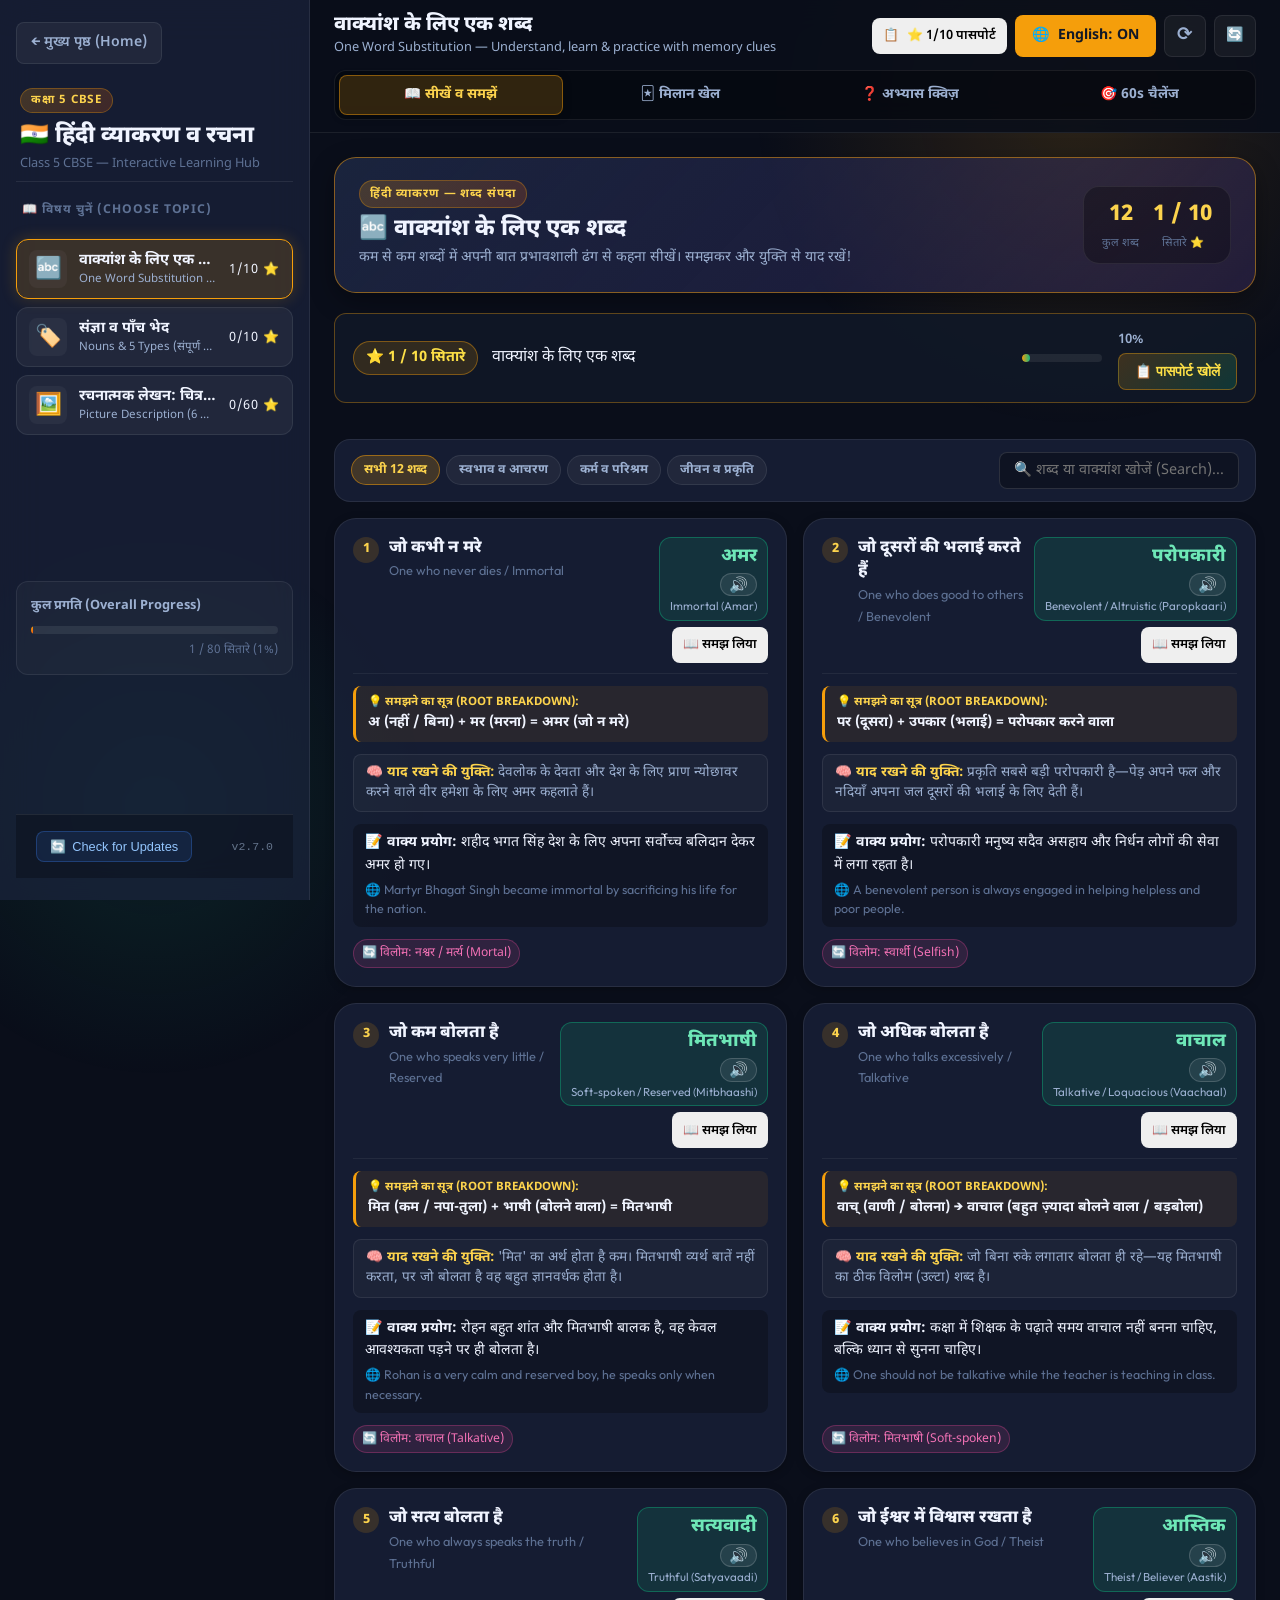
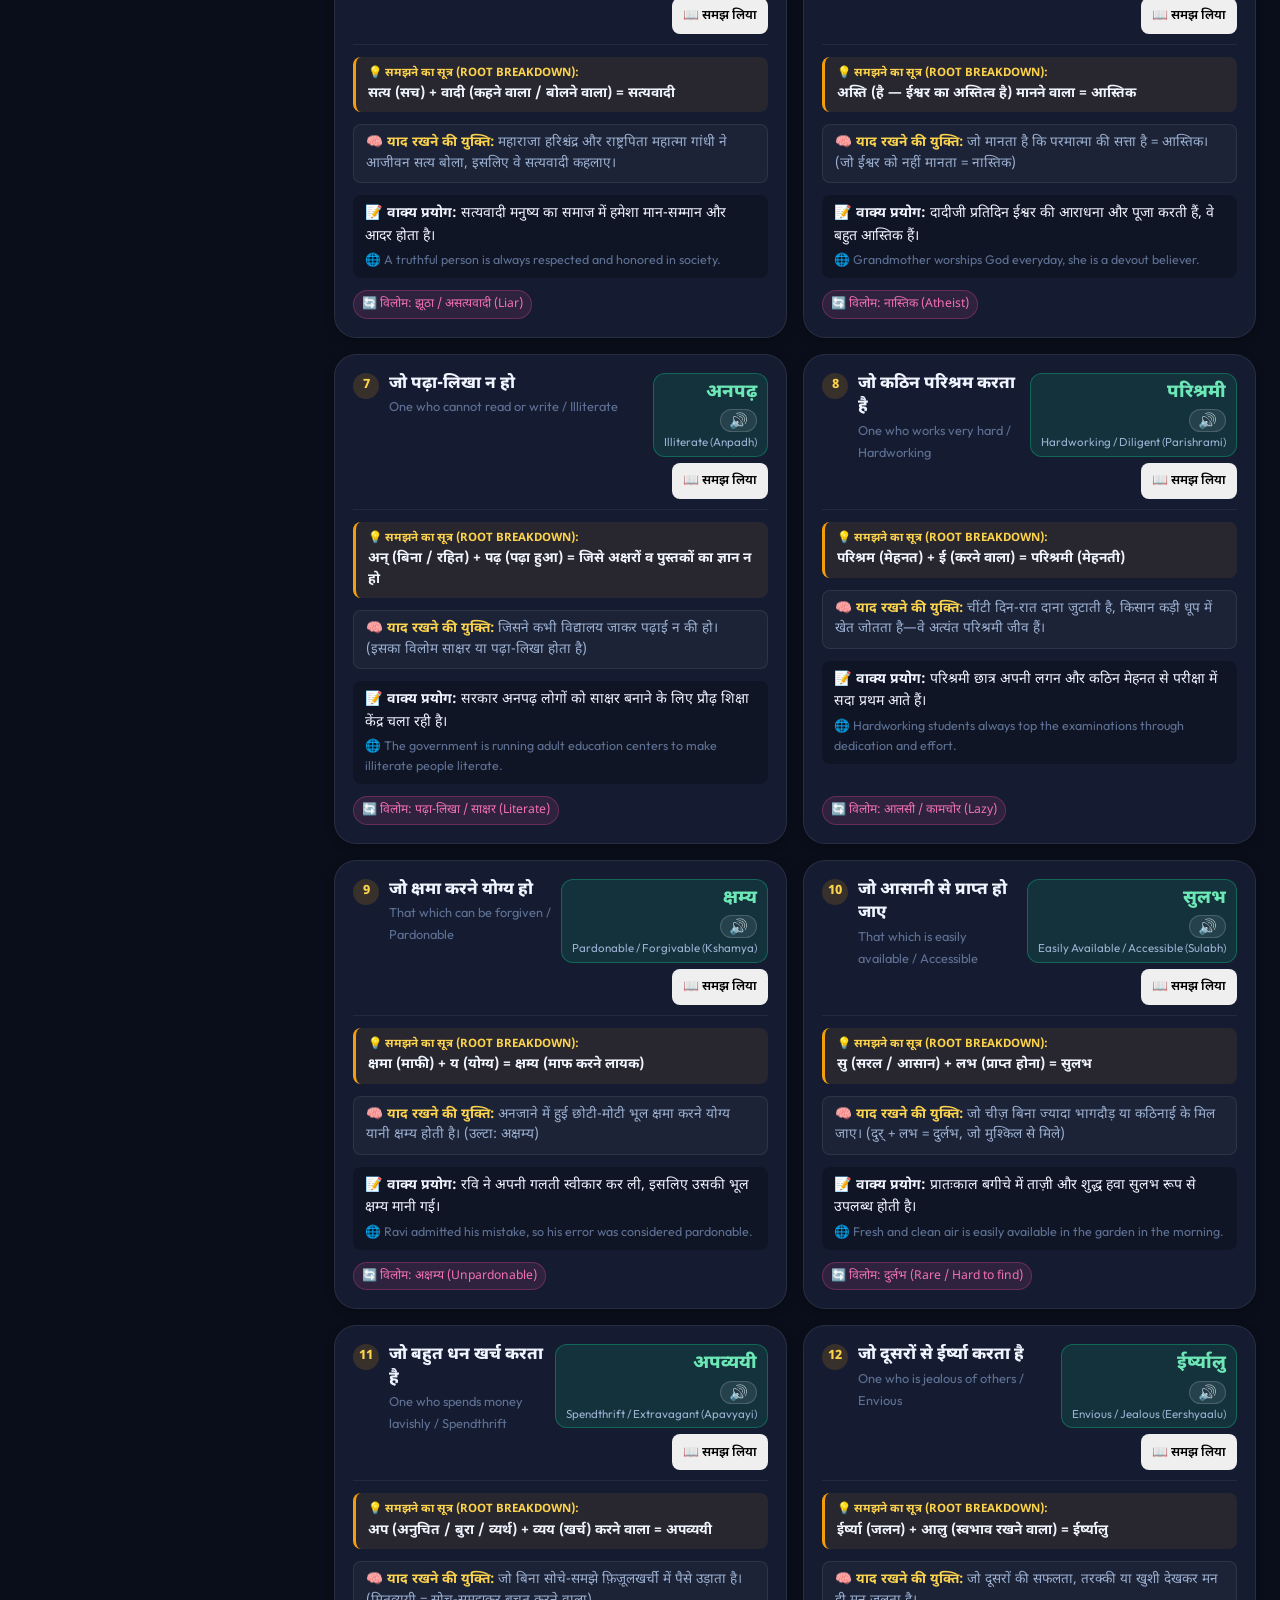
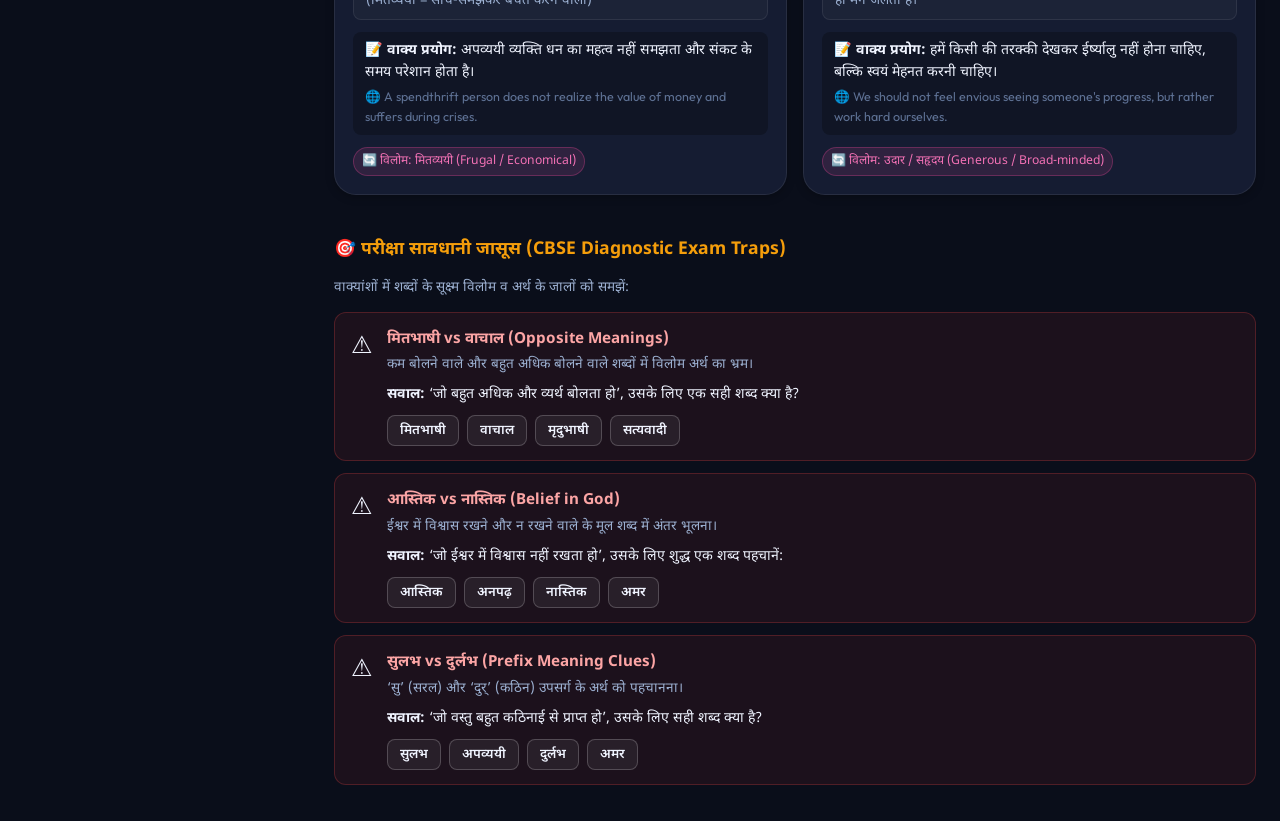
<file: hindi_vyakaran/index.html>
<!DOCTYPE html>
<html lang="hi">
<head>
  <meta charset="UTF-8">
  <meta name="viewport" content="width=device-width, initial-scale=1.0, viewport-fit=cover">
  <meta name="description" content="कक्षा 5 CBSE हिंदी व्याकरण व रचनात्मक लेखन — संज्ञा व संज्ञा के पाँच भेद, वाक्यांश के लिए एक शब्द, और चित्र वर्णन। नियम, ट्रिक्स, 5-घड़े खेल व अभ्यास क्विज़।">
  <meta name="theme-color" content="#0a0e1a">
  <meta name="mobile-web-app-capable" content="yes">
  <meta name="apple-mobile-web-app-capable" content="yes">
  <meta name="apple-mobile-web-app-status-bar-style" content="black-translucent">
  <meta name="apple-mobile-web-app-title" content="CBSE 5th">
  <title>हिंदी व्याकरण व रचना — संज्ञा, वाक्यांश व चित्र वर्णन | Class 5 CBSE</title>
  <link rel="manifest" href="../manifest.webmanifest">
  <link rel="preconnect" href="https://fonts.googleapis.com">
  <link rel="preconnect" href="https://fonts.gstatic.com" crossorigin>
  <link href="https://fonts.googleapis.com/css2?family=Noto+Sans+Devanagari:wght@400;500;600;700;800&family=Outfit:wght@400;500;600;700;800&display=swap" rel="stylesheet">
  <link rel="stylesheet" href="styles.css?v=2.3">
  <link rel="apple-touch-icon" href="../icons/apple-touch-icon.png">
  <link rel="icon" type="image/svg+xml" href="../icons/icon.svg">
  <link rel="icon" href="data:image/svg+xml,<svg xmlns='http://www.w3.org/2000/svg' viewBox='0 0 100 100'><text y='.9em' font-size='90'>🇮🇳</text></svg>">
</head>
<body>

  <!-- Confetti Canvas -->
  <canvas id="confetti-canvas"></canvas>

  <!-- Feedback Flash -->
  <div class="feedback-flash" id="feedback-flash"></div>

  <div class="app-container">

    <!-- Sidebar Backdrop for Mobile -->
    <div class="sidebar-backdrop" id="sidebar-backdrop"></div>

    <!-- ==================== SIDEBAR ==================== -->
    <aside class="sidebar" id="sidebar">
      <div class="sidebar-top-row">
        <a href="../index.html" class="back-to-home" id="back-to-home">
          ← मुख्य पृष्ठ (Home)
        </a>
        <button class="sidebar-close-btn" id="sidebar-close-btn" aria-label="Close menu">✕</button>
      </div>

      <div class="sidebar-logo">
        <div class="logo-badge">कक्षा 5 CBSE</div>
        <h1>🇮🇳 हिंदी व्याकरण व रचना</h1>
        <p>Class 5 CBSE — Interactive Learning Hub</p>
      </div>

      <!-- Main Curriculum Section Switcher -->
      <div class="sidebar-section-title">📖 विषय चुनें (Choose Topic)</div>
      <div class="curriculum-selector" id="curriculum-selector">
        <button class="curriculum-item active" id="nav-item-vakyansh" data-module="vakyansh">
          <span class="topic-nav-icon">🔤</span>
          <div class="topic-nav-info">
            <div class="topic-nav-title">वाक्यांश के लिए एक शब्द</div>
            <div class="topic-nav-subtitle">One Word Substitution (12 शब्द)</div>
          </div>
          <span class="topic-nav-stars" id="stars-nav-vakyansh">☆☆☆</span>
        </button>

        <button class="curriculum-item" id="nav-item-sangya" data-module="sangya">
          <span class="topic-nav-icon">🏷️</span>
          <div class="topic-nav-info">
            <div class="topic-nav-title">संज्ञा व पाँच भेद</div>
            <div class="topic-nav-subtitle">Nouns & 5 Types (संपूर्ण व्याकरण)</div>
          </div>
          <span class="topic-nav-stars" id="stars-nav-sangya">☆☆☆</span>
        </button>

        <button class="curriculum-item" id="nav-item-chitra" data-module="chitra">
          <span class="topic-nav-icon">🖼️</span>
          <div class="topic-nav-info">
            <div class="topic-nav-title">रचनात्मक लेखन: चित्र वर्णन</div>
            <div class="topic-nav-subtitle">Picture Description (6 चित्र)</div>
          </div>
          <span class="topic-nav-stars" id="stars-nav-chitra">☆☆☆</span>
        </button>
      </div>

      <!-- Sub-navigation for Chitra Varnan Scenes (collapsible when in Vakyansh mode) -->
      <div id="sidebar-scenes-container" style="display: none;">
        <div class="sidebar-section-title" id="sidebar-sub-title">चित्र विषय (Scenes)</div>
        <div id="sidebar-topics"></div>
      </div>

      <div class="progress-section">
        <h4>कुल प्रगति (Overall Progress)</h4>
        <div class="progress-bar-container">
          <div class="progress-bar-fill" id="progress-fill"></div>
        </div>
        <div class="progress-label" id="progress-label">0 सितारे (stars)</div>
      </div>
    </aside>

    <!-- ==================== MAIN CONTENT ==================== -->
    <main class="main-content">

      <!-- Top Bar -->
      <div class="top-bar" id="top-bar">
        <div class="top-bar-nav-row">
          <button class="menu-toggle-btn" id="menu-toggle-btn" aria-label="Open Topics Menu">
            <span class="hamburger-icon">☰</span>
            <span class="menu-label">विषय</span>
          </button>
          <a href="../index.html" class="home-quick-btn" title="Back to Learning Hub" aria-label="Back to Learning Hub">🏠</a>

          <div class="top-bar-title">
            <h2 id="top-bar-title">वाक्यांश के लिए एक शब्द</h2>
            <p id="top-bar-subtitle">12 महत्वपूर्ण वाक्यांश — अर्थ, सूत्र, युक्ति व अभ्यास</p>
          </div>

          <div class="top-bar-actions">
            <button class="btn btn-secondary btn-sm" id="btn-passport" title="लर्निंग पासपोर्ट व प्रगति रिपोर्ट">
              📋 <span class="passport-btn-label">पासपोर्ट (Passport)</span>
            </button>
            <button class="btn btn-trans" id="btn-translate-toggle" title="Toggle English Translation">
              <span class="trans-icon">🌐</span>
              <span class="trans-text" id="trans-toggle-label">English: ON</span>
            </button>
            <button class="btn btn-icon" id="btn-reset" title="Reset Current View" aria-label="Reset">🔄</button>
          </div>
        </div>

        <div class="mode-tabs" id="mode-tabs">
          <!-- Populated dynamically by JavaScript according to active module -->
        </div>
      </div>

      <!-- Welcome Screen (Chitra Varnan initial splash, shown only if user enters Chitra freshly without selecting scene) -->
      <div class="welcome-screen" id="welcome-screen" style="display: none;">
        <div class="welcome-icon">🖼️</div>
        <h2>स्वागत है — चित्र वर्णन में!</h2>
        <p>परीक्षा में चित्र देखकर 5-7 वाक्य लिखना अब होगा बेहद आसान! 5-स्टेप फॉर्मूला सीखें, जरूरी शब्द भंडार जानें और वाक्य बनाने का अभ्यास करें।</p>

        <button class="btn btn-primary welcome-start-btn" id="welcome-start-btn">
          🚀 अभ्यास शुरू करें — चित्र चुनें
        </button>

        <div class="rule-summary-card">
          <h4>💡 परीक्षा में पूरे अंक पाने का 5-स्टेप फॉर्मूला:</h4>
          <div class="rule-steps">
            <div class="rule-step">
              <span class="step-num">1</span>
              <div><strong>पहला वाक्य:</strong> चित्र किस स्थान का है? (स्थान का परिचय)</div>
            </div>
            <div class="rule-step">
              <span class="step-num">2</span>
              <div><strong>दूसरा वाक्य:</strong> मौसम / वातावरण कैसा है? (आसमान, हरियाली)</div>
            </div>
            <div class="rule-step">
              <span class="step-num">3</span>
              <div><strong>तीसरा वाक्य:</strong> चित्र में कौन क्या कर रहा है? (मुख्य क्रिया)</div>
            </div>
            <div class="rule-step">
              <span class="step-num">4</span>
              <div><strong>चौथा वाक्य:</strong> अन्य विशेष वस्तुएँ क्या हैं? (बारीक विवरण)</div>
            </div>
            <div class="rule-step">
              <span class="step-num">5</span>
              <div><strong>पांचवा वाक्य:</strong> चित्र का संदेश या सभी का मूड कैसा है? (निष्कर्ष)</div>
            </div>
          </div>
        </div>

        <div class="welcome-features">
          <div class="welcome-feature">
            <div class="feature-icon">🔍</div>
            <h4>चित्र अवलोकन</h4>
            <p>हॉटस्पॉट पर टैप करके शब्दों और वाक्यों को पहचानें</p>
          </div>
          <div class="welcome-feature">
            <div class="feature-icon">🔤</div>
            <h4>शब्द भंडार</h4>
            <p>संज्ञा, क्रिया व विशेषण शब्दों का अर्थ समझें</p>
          </div>
          <div class="welcome-feature">
            <div class="feature-icon">🧩</div>
            <h4>वाक्य खेल</h4>
            <p>सही क्रम में शब्द जोड़कर वाक्य बनाएं</p>
          </div>
          <div class="welcome-feature">
            <div class="feature-icon">✍️</div>
            <h4>आदर्श उत्तर</h4>
            <p>5-7 वाक्यों का संपूर्ण उत्तर और अंग्रेज़ी अनुवाद</p>
          </div>
        </div>
      </div>

      <!-- Scene / Content Area -->
      <div class="scene-area" id="scene-area" style="display: none;">
        <div id="chitra-mastery-banner-container" style="width: 100%;"></div>
        <!-- Picture Presentation Card -->
        <div class="picture-card" id="picture-card">
          <div class="picture-header">
            <div class="picture-title-group">
              <h3 id="picture-heading">चित्र शीर्षक</h3>
              <p id="picture-hint">चित्र पर बने नंबरों (हॉटस्पॉट) पर टैप करके विवरण देखें</p>
            </div>
            <div class="picture-tools">
              <div class="image-view-toggle-group" id="image-view-toggle-group" role="group" aria-label="चित्र प्रकार चुनें">
                <button class="view-toggle-btn active" id="btn-view-real" data-view="real" title="परीक्षा प्रारूप — वास्तविक फोटो">
                  <span class="view-icon">📷</span>
                  <span class="view-label">वास्तविक (Real)</span>
                </button>
                <button class="view-toggle-btn" id="btn-view-cartoon" data-view="cartoon" title="कार्टून रेखाचित्र">
                  <span class="view-icon">🎨</span>
                  <span class="view-label">कार्टून (Cartoon)</span>
                </button>
              </div>

              <!-- B&W Exam Paper Print Toggle Button -->
              <button class="bw-toggle-btn" id="btn-toggle-bw" title="प्रश्न-पत्र प्रारूप (Black & White Exam Paper Mode)" aria-pressed="false">
                <span class="bw-icon">🖨️</span>
                <span class="bw-label" id="bw-toggle-label">B&W प्रिंट</span>
              </button>

              <span class="hotspot-counter" id="hotspot-counter">हॉटस्पॉट: 6 कुल</span>
            </div>
          </div>

          <!-- The SVG / Image Container with Hotspots -->
          <div class="picture-illustration-wrapper" id="picture-illustration-wrapper">
            <div class="illustration-canvas" id="illustration-canvas">
              <!-- Inline Real Photo or Vector SVG rendered by JS -->
            </div>
          </div>

          <!-- Hotspot Detail Bar (appears when hotspot is tapped) -->
          <div class="hotspot-detail-box" id="hotspot-detail-box">
            <div class="hs-empty">💡 चित्र पर किसी भी नंबर 🔵 पर टैप करके शब्द और वाक्य सीखें!</div>
          </div>
        </div>

        <!-- Mode Specific Interactive Panel -->
        <div class="mode-panel" id="mode-panel">
          <!-- Rendered dynamically by app.js according to active mode -->
        </div>

      </div>

      <!-- ==================== VAKYANSH WORKSPACE AREA ==================== -->
      <div class="vakyansh-area" id="vakyansh-area" style="display: flex;">
        <!-- Vakyansh Hero Banner -->
        <div class="vakyansh-hero-banner" id="vakyansh-hero-banner">
          <div class="vakyansh-hero-content">
            <div class="vakyansh-badge">हिंदी व्याकरण — शब्द संपदा</div>
            <h3>🔤 वाक्यांश के लिए एक शब्द</h3>
            <p id="vakyansh-hero-desc">कम से कम शब्दों में अपनी बात प्रभावशाली ढंग से कहना सीखें। समझकर और युक्ति से याद रखें!</p>
          </div>
          <div class="vakyansh-stats-card">
            <div class="vakyansh-stat-item">
              <span class="vakyansh-stat-val">12</span>
              <span class="vakyansh-stat-lbl">कुल शब्द</span>
            </div>
            <div class="vakyansh-stat-item">
              <span class="vakyansh-stat-val" id="vakyansh-earned-stars">0 / 10</span>
              <span class="vakyansh-stat-lbl">सितारे ⭐</span>
            </div>
          </div>
        </div>

        <!-- Mode Workspace Container for Vakyansh (rendered dynamically) -->
        <div class="vakyansh-workspace" id="vakyansh-workspace">
          <!-- Populated by app.js based on active mode: learn, match, quiz, challenge -->
        </div>
      </div>

      <!-- ==================== SANGYA WORKSPACE AREA ==================== -->
      <div class="sangya-area" id="sangya-area" style="display: none;">
        <!-- Sangya Hero Banner -->
        <div class="sangya-hero-banner" id="sangya-hero-banner">
          <div class="sangya-hero-content">
            <div class="sangya-badge">हिंदी व्याकरण — नाम व पहचान</div>
            <h3>🏷️ संज्ञा व संज्ञा के पाँच भेद</h3>
            <p id="sangya-hero-desc">किसी व्यक्ति, वस्तु, स्थान, प्राणी या भाव के नाम को संज्ञा कहते हैं। पाँचों भेदों को उदाहरण व ट्रिक से समझें!</p>
          </div>
          <div class="sangya-stats-card">
            <div class="sangya-stat-item">
              <span class="sangya-stat-val">5</span>
              <span class="sangya-stat-lbl">मुख्य भेद</span>
            </div>
            <div class="sangya-stat-item">
              <span class="sangya-stat-val" id="sangya-earned-stars">0 / 10</span>
              <span class="sangya-stat-lbl">सितारे ⭐</span>
            </div>
          </div>
        </div>

        <!-- Mode Workspace Container for Sangya (rendered dynamically) -->
        <div class="sangya-workspace" id="sangya-workspace">
          <!-- Populated by app.js based on active mode: learn, sort, quiz, challenge -->
        </div>
      </div>

    </main>
  </div>

  <!-- ==================== RESULTS MODAL ==================== -->
  <div class="modal-overlay" id="results-modal">
    <div class="modal">
      <div class="result-icon" id="result-emoji">🏆</div>
      <h3 id="result-title">बहुत बढ़िया! (Great Job!)</h3>
      <div class="stars-display" id="result-stars">⭐⭐⭐</div>
      <p id="result-message">आपने इस चित्र के सभी अभ्यास पूरे किए!</p>
      <div class="result-stats">
        <div class="result-stat">
          <div class="stat-value" id="result-score" style="color: var(--accent-amber);">100%</div>
          <div class="stat-label">सटीकता (Accuracy)</div>
        </div>
        <div class="result-stat">
          <div class="stat-value" id="result-stars-count" style="color: var(--accent-green);">3</div>
          <div class="stat-label">सितारे (Stars)</div>
        </div>
      </div>
      <div class="modal-actions">
        <button class="btn btn-primary" id="btn-next-scene">अगला अभ्यास देखें →</button>
        <button class="btn btn-secondary" id="btn-modal-passport">📋 पासपोर्ट देखें (View Passport)</button>
        <button class="btn" id="btn-close-modal">✖ बंद करें (Close)</button>
      </div>
    </div>
  </div>

  <!-- ==================== LEARNING PASSPORT & PARENT AUDIT MODAL ==================== -->
  <div class="modal-overlay" id="passport-modal">
    <div class="modal passport-modal-card">
      <div class="passport-header">
        <div class="passport-badge-icon" id="passport-icon">📋</div>
        <div>
          <h3 id="passport-title">लर्निंग पासपोर्ट (Learning Passport)</h3>
          <p id="passport-subtitle">अभिभावक व शिक्षक विस्तृत प्रगति रिपोर्ट (Parent & Teacher Audit)</p>
        </div>
        <button class="passport-close-x" id="btn-passport-close-x" aria-label="Close">✕</button>
      </div>

      <div class="passport-summary-bar">
        <div class="passport-stars-tally" id="passport-stars-display">⭐ 0 / 10 सितारे अर्जित (Stars Earned)</div>
        <div class="passport-progress-bar">
          <div class="passport-progress-fill" id="passport-progress-fill" style="width: 0%;"></div>
        </div>
        <div class="passport-status-label" id="passport-status-text">0% पूर्ण (10 लक्ष्य शेष)</div>
      </div>

      <div class="passport-milestones-list" id="passport-milestones-list">
        <!-- Populated dynamically by app.js -->
      </div>

      <div class="parent-guarantee-box" id="passport-guarantee-box" style="display: none;">
        <!-- Shown when 10/10 stars earned -->
      </div>

      <div class="modal-actions" style="margin-top: 1.5rem;">
        <button class="btn btn-primary" id="btn-passport-action">🚀 अगला लक्ष्य पूरा करें (Resume Milestone)</button>
        <button class="btn btn-ghost" id="btn-passport-close">✕ बंद करें (Close)</button>
      </div>
    </div>
  </div>

  <!-- Shared Core Utilities -->
  <script src="../shared/js/sound.js"></script>
  <script src="../shared/js/confetti.js"></script>
  <script src="../shared/js/drawer.js"></script>
  <script src="../shared/js/speech.js"></script>
  <script src="../shared/js/storage.js"></script>

  <!-- Modular Topic Curriculum Datasets -->
  <script src="data/chitra_varnan.js?v=2.7.0"></script>
  <script src="data/vakyansh.js?v=2.7.0"></script>
  <script src="data/sangya.js?v=2.7.0"></script>
  <script src="data/milestones.js?v=2.7.0"></script>

  <script src="app.js?v=2.7.0"></script>
  <script src="../pwa.js?v=2.7.0"></script>
</body>
</html>
</file>
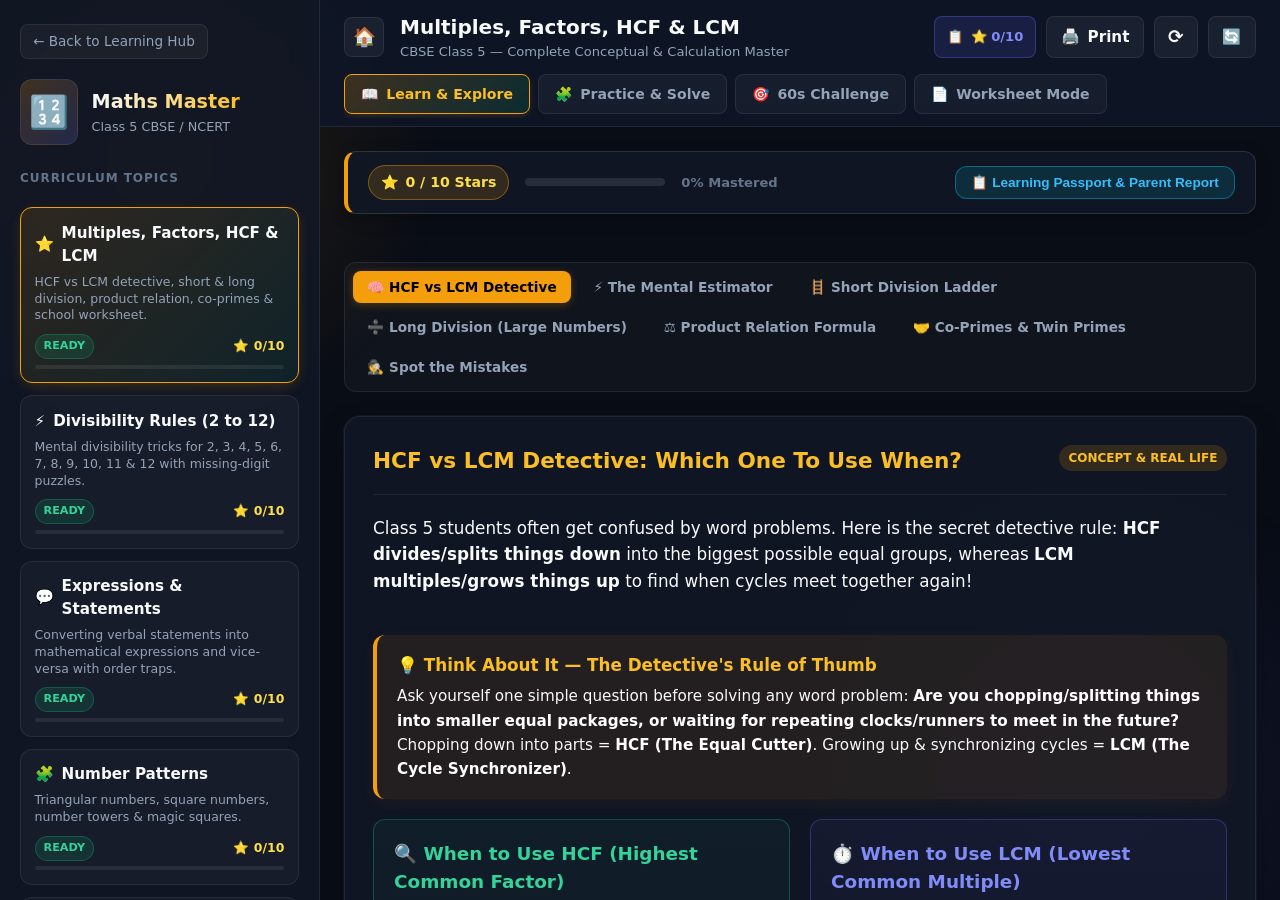
<file: maths/index.html>
<!DOCTYPE html>
<html lang="en">
<head>
  <meta charset="UTF-8">
  <meta name="viewport" content="width=device-width, initial-scale=1.0, viewport-fit=cover">
  <meta name="description" content="Interactive Class 5 CBSE Mathematics platform. Master Multiples, Factors, HCF, LCM, Short & Long Division, Product Relations, and Co-primes through intuitive thinking.">
  <meta name="theme-color" content="#0a0e1a">
  <meta name="mobile-web-app-capable" content="yes">
  <meta name="apple-mobile-web-app-capable" content="yes">
  <meta name="apple-mobile-web-app-status-bar-style" content="black-translucent">
  <meta name="apple-mobile-web-app-title" content="CBSE 5th">
  <title>Maths Master — Class 5 CBSE | Multiples, Factors, HCF & LCM</title>
  <link rel="manifest" href="../manifest.webmanifest">
  <link rel="stylesheet" href="styles.css?v=2.2">
  <link rel="apple-touch-icon" href="../icons/apple-touch-icon.png">
  <link rel="icon" type="image/svg+xml" href="../icons/icon.svg">
  <link rel="icon" href="data:image/svg+xml,<svg xmlns='http://www.w3.org/2000/svg' viewBox='0 0 100 100'><text y='.9em' font-size='90'>🔢</text></svg>">
</head>
<body>

  <!-- Confetti Particle Canvas -->
  <canvas id="confetti-canvas"></canvas>

  <!-- Screen Feedback Flash -->
  <div class="feedback-flash" id="feedback-flash"></div>

  <div class="app-container">

    <!-- Mobile Drawer Backdrop -->
    <div class="sidebar-backdrop" id="sidebar-backdrop"></div>

    <!-- ==================== SIDEBAR DRAWER ==================== -->
    <aside class="sidebar no-print" id="sidebar">
      <div class="sidebar-top-row">
        <a href="../index.html" class="back-to-home" id="back-to-home">
          ← Back to Learning Hub
        </a>
        <button class="sidebar-close-btn" id="sidebar-close-btn" aria-label="Close menu">✕</button>
      </div>

      <div class="sidebar-logo">
        <div class="logo-icon">🔢</div>
        <div>
          <h1>Maths Master</h1>
          <p>Class 5 CBSE / NCERT</p>
        </div>
      </div>

      <div class="sidebar-section-title">Curriculum Topics</div>
      <div class="sidebar-topics" id="sidebar-topics">
        <!-- Topic 1: Multiples, Factors, HCF & LCM (ACTIVE) -->
        <div class="topic-item active" data-topic-id="factors_multiples_hcf_lcm" id="topic-item-hcf-lcm">
          <div class="topic-item-header">
            <span class="topic-icon">⭐</span>
            <span class="topic-title">Multiples, Factors, HCF & LCM</span>
          </div>
          <p class="topic-desc">HCF vs LCM detective, short & long division, product relation, co-primes & school worksheet.</p>
          <div class="topic-meta">
            <span class="badge badge-active">Ready</span>
            <span class="chapter-star-badge" id="stars-factors-multiples">⭐ 0/10</span>
          </div>
          <div class="sidebar-mini-progress"><div class="mini-progress-fill" id="fill-factors-multiples"></div></div>
        </div>

        <!-- Topic 2: Divisibility Rules (ACTIVE) -->
        <div class="topic-item" data-topic-id="divisibility_rules" id="topic-item-divisibility">
          <div class="topic-item-header">
            <span class="topic-icon">⚡</span>
            <span class="topic-title">Divisibility Rules (2 to 12)</span>
          </div>
          <p class="topic-desc">Mental divisibility tricks for 2, 3, 4, 5, 6, 7, 8, 9, 10, 11 & 12 with missing-digit puzzles.</p>
          <div class="topic-meta">
            <span class="badge badge-active">Ready</span>
            <span class="chapter-star-badge" id="stars-divisibility">⭐ 0/10</span>
          </div>
          <div class="sidebar-mini-progress"><div class="mini-progress-fill" id="fill-divisibility"></div></div>
        </div>

        <!-- Topic 3: Mathematical Expressions & Statements (ACTIVE) -->
        <div class="topic-item" data-topic-id="expressions_statements" id="topic-item-expressions">
          <div class="topic-item-header">
            <span class="topic-icon">💬</span>
            <span class="topic-title">Expressions & Statements</span>
          </div>
          <p class="topic-desc">Converting verbal statements into mathematical expressions and vice-versa with order traps.</p>
          <div class="topic-meta">
            <span class="badge badge-active">Ready</span>
            <span class="chapter-star-badge" id="stars-expressions">⭐ 0/10</span>
          </div>
          <div class="sidebar-mini-progress"><div class="mini-progress-fill" id="fill-expressions"></div></div>
        </div>

        <!-- Topic 4: Number Patterns (ACTIVE) -->
        <div class="topic-item" data-topic-id="number_patterns" id="topic-item-patterns">
          <div class="topic-item-header">
            <span class="topic-icon">🧩</span>
            <span class="topic-title">Number Patterns</span>
          </div>
          <p class="topic-desc">Triangular numbers, square numbers, number towers & magic squares.</p>
          <div class="topic-meta">
            <span class="badge badge-active">Ready</span>
            <span class="chapter-star-badge" id="stars-patterns">⭐ 0/10</span>
          </div>
          <div class="sidebar-mini-progress"><div class="mini-progress-fill" id="fill-patterns"></div></div>
        </div>

        <!-- Topic 5: Geometry, Shapes & Angles -->
        <div class="topic-item" data-topic-id="geometry_angles" id="topic-item-geometry">
          <div class="topic-item-header">
            <span class="topic-icon">📐</span>
            <span class="topic-title">Geometry, Shapes & Angles</span>
          </div>
          <p class="topic-desc">Points, lines, angles, triangles, quadrilaterals, polygons, circles & constructions.</p>
          <div class="topic-meta">
            <span class="badge badge-active">Ready</span>
            <span class="chapter-star-badge" id="stars-geometry">⭐ 0/10</span>
          </div>
          <div class="sidebar-mini-progress"><div class="mini-progress-fill" id="fill-geometry"></div></div>
        </div>

        <!-- Topic 6: Multiplication Tables 1 to 20: Mental Math & Speed Master -->
        <div class="topic-item" data-topic-id="tables_speed_master" id="topic-item-tables">
          <div class="topic-item-header">
            <span class="topic-icon">⚡</span>
            <span class="topic-title">Tables (1 to 20) & Mental Speed</span>
          </div>
          <p class="topic-desc">Interactive 20×20 grid, split & add hammer, Vedic teen tricks, dynamic drills & speed sprint.</p>
          <div class="topic-meta">
            <span class="badge badge-active">Ready</span>
            <span class="chapter-star-badge" id="stars-tables-speed">⭐ 0/10</span>
          </div>
          <div class="sidebar-mini-progress"><div class="mini-progress-fill" id="fill-tables-speed"></div></div>
        </div>

        <!-- Topic 7: Fractions Master (Intuitive Discovery to Advanced CBSE Operations) -->
        <div class="topic-item" data-topic-id="fractions_master" id="topic-item-fractions">
          <div class="topic-item-header">
            <span class="topic-icon">🍕</span>
            <span class="topic-title">Fractions Master</span>
          </div>
          <p class="topic-desc">Equal slices, proper/improper/mixed, equivalent scale, like/unlike operations, reciprocals & word problems.</p>
          <div class="topic-meta">
            <span class="badge badge-active">Ready</span>
            <span class="chapter-star-badge" id="stars-fractions">⭐ 0/10</span>
          </div>
          <div class="sidebar-mini-progress"><div class="mini-progress-fill" id="fill-fractions"></div></div>
        </div>

        <!-- Topic 8: Area & Perimeter Master -->
        <div class="topic-item" data-topic-id="area_perimeter" id="topic-item-area">
          <div class="topic-item-header">
            <span class="topic-icon">📐</span>
            <span class="topic-title">Area & Perimeter Master</span>
          </div>
          <p class="topic-desc">Perimeter vs area, square/rectangle formulas, grid triangles, irregular shapes, and room marble tiling.</p>
          <div class="topic-meta">
            <span class="badge badge-active">Ready</span>
            <span class="chapter-star-badge" id="stars-area">⭐ 0/10</span>
          </div>
          <div class="sidebar-mini-progress"><div class="mini-progress-fill" id="fill-area"></div></div>
        </div>

        <!-- Topic 9: Volume & Capacity Master -->
        <div class="topic-item" data-topic-id="volume_capacity" id="topic-item-volume">
          <div class="topic-item-header">
            <span class="topic-icon">📦</span>
            <span class="topic-title">Volume & Capacity Master</span>
          </div>
          <p class="topic-desc">3D solids, cube & cuboid (l × b × h), base area × height, liquid capacity (L & mL), and cube nets.</p>
          <div class="topic-meta">
            <span class="badge badge-active">Ready</span>
            <span class="chapter-star-badge" id="stars-volume">⭐ 0/10</span>
          </div>
          <div class="sidebar-mini-progress"><div class="mini-progress-fill" id="fill-volume"></div></div>
        </div>

        <!-- Special Module: Term Revision & Custom Worksheets -->
        <div class="sidebar-section-title" style="margin-top: 1rem;">Exam Prep & Builder</div>

        <div class="topic-item" data-topic-id="term_revision" id="topic-item-revision">
          <div class="topic-item-header">
            <span class="topic-icon">📋</span>
            <span class="topic-title">Term Revision & Worksheet Builder</span>
          </div>
          <p class="topic-desc">Cumulative exam revision papers & custom worksheet generator — cherry-pick chapters to print.</p>
          <div class="topic-meta">
            <span class="badge badge-active" style="background: rgba(245, 158, 11, 0.2); color: #fbbf24; border: 1px solid rgba(245, 158, 11, 0.4);">Exam Tool</span>
            <span class="chapter-star-badge" id="stars-revision">⭐ 0/10</span>
          </div>
          <div class="sidebar-mini-progress"><div class="mini-progress-fill" id="fill-revision"></div></div>
        </div>

        <!-- Future Curriculum Roadmap -->
        <div class="sidebar-section-title" style="margin-top: 1rem;">Curriculum Roadmap</div>

        <div class="topic-item disabled" data-topic-id="decimals_percentages">
          <div class="topic-item-header">
            <span class="topic-icon">🔒</span>
            <span class="topic-title">Decimals & Percentages</span>
          </div>
          <p class="topic-desc">Tenths, hundredths, place value grid, decimals on number lines & percentage conversions.</p>
          <div class="topic-meta">
            <span class="badge badge-upcoming">Roadmap</span>
          </div>
        </div>
      </div>

      <div class="progress-section">
        <div class="progress-title-row">
          <h4>Overall Star Mastery</h4>
          <span class="star-badge-total" id="star-badge-total">⭐ 0 / 100</span>
        </div>
        <div class="progress-bar-container">
          <div class="progress-bar-fill" id="progress-fill"></div>
        </div>
        <div class="progress-label" id="progress-label">0% Syllabus Mastered</div>
      </div>
    </aside>

    <!-- ==================== MAIN CONTENT ==================== -->
    <main class="main-content">

      <!-- Sticky Top Bar -->
      <header class="top-bar no-print" id="top-bar">
        <div class="top-bar-nav-row">
          <button class="menu-toggle-btn" id="menu-toggle-btn" aria-label="Open Topics Menu">
            <span class="hamburger-icon">☰</span>
            <span class="menu-label">Topics</span>
          </button>
          <a href="../index.html" class="home-quick-btn" title="Back to Learning Hub" aria-label="Back to Learning Hub">🏠</a>

          <div class="top-bar-title-wrap">
            <h2 id="top-bar-title">Multiples, Factors, HCF & LCM</h2>
            <p id="top-bar-subtitle">CBSE Class 5 — Complete Conceptual & Calculation Master</p>
          </div>

          <div class="top-bar-actions">
            <button class="btn btn-secondary btn-sm" id="btn-passport" title="View Topic Learning Passport & Parent Report" aria-label="Learning Passport">📋 <span class="passport-btn-label">Passport</span></button>
            <button class="btn btn-icon" id="btn-print" title="Print Homework Worksheet">🖨️ <span class="desktop-only">Print</span></button>
            <button class="btn btn-icon" id="btn-reset" title="Reset Progress" aria-label="Reset">🔄</button>
          </div>
        </div>

        <!-- Mode Segmented Tabs -->
        <nav class="mode-tabs" id="mode-tabs">
          <button class="mode-tab active" data-mode="learn" id="tab-learn">
            <span class="mode-icon">📖</span> <span>Learn<span class="desktop-only"> & Explore</span></span>
          </button>
          <button class="mode-tab" data-mode="practice" id="tab-practice">
            <span class="mode-icon">🧩</span> <span>Practice<span class="desktop-only"> & Solve</span></span>
          </button>
          <button class="mode-tab" data-mode="challenge" id="tab-challenge">
            <span class="mode-icon">🎯</span> <span><span class="desktop-only">60s </span>Challenge</span>
          </button>
          <button class="mode-tab" data-mode="worksheet" id="tab-worksheet">
            <span class="mode-icon">📄</span> <span>Worksheet<span class="desktop-only"> Mode</span></span>
          </button>
        </nav>
      </header>

      <!-- Main Dynamic Content Container -->
      <div class="content-viewport" id="content-viewport">
        <!-- Rendered dynamically by app.js based on active mode -->
      </div>

    </main>
  </div>

  <!-- ==================== RESULTS MODAL ==================== -->
  <div class="modal-overlay" id="results-modal">
    <div class="modal-card">
      <div class="result-emoji" id="result-emoji">🏆</div>
      <h3 id="result-title">Outstanding Mathematical Thinking!</h3>
      <div class="stars-display" id="result-stars">⭐⭐⭐</div>
      <p id="result-message">You have mastered the concepts of Factors, Multiples, HCF & LCM!</p>
      
      <div class="result-stats">
        <div class="result-stat-item">
          <div class="stat-num text-success" id="result-correct">0</div>
          <div class="stat-label">Correct</div>
        </div>
        <div class="result-stat-item">
          <div class="stat-num" id="result-total">0</div>
          <div class="stat-label">Total Questions</div>
        </div>
        <div class="result-stat-item">
          <div class="stat-num text-amber" id="result-accuracy">100%</div>
          <div class="stat-label">Accuracy</div>
        </div>
      </div>

      <div class="modal-actions">
        <button class="btn btn-primary" id="btn-modal-retry">🔁 Try Again</button>
        <button class="btn btn-secondary" id="btn-modal-review">📖 Review Concepts</button>
        <button class="btn btn-ghost" id="btn-modal-close">✕ Close</button>
      </div>
    </div>
  </div>

  <!-- ==================== PRINTABLE WORKSHEET CONTAINER (Visible only during Print) ==================== -->
  <div class="print-container" id="print-container"></div>

  <!-- ==================== LEARNING PASSPORT & PARENT AUDIT MODAL ==================== -->
  <div class="modal-overlay" id="passport-modal">
    <div class="modal-card passport-modal-card">
      <div class="passport-header">
        <div class="passport-badge-icon" id="passport-icon">📋</div>
        <div>
          <h3 id="passport-title">Topic Mastery Passport</h3>
          <p id="passport-subtitle">Pedagogical Checklist & Parent Audit Report</p>
        </div>
        <button class="modal-close-x" id="btn-passport-close-x" aria-label="Close">✕</button>
      </div>

      <div class="passport-summary-bar">
        <div class="passport-stars-big" id="passport-stars-display">⭐ 0 / 10 Stars Earned</div>
        <div class="passport-progress-track">
          <div class="passport-progress-fill" id="passport-progress-fill"></div>
        </div>
        <div class="passport-status-text" id="passport-status-text">In Progress</div>
      </div>

      <div class="passport-milestones-list" id="passport-milestones-list">
        <!-- Dynamically rendered milestones with checkmarks -->
      </div>

      <div class="parent-guarantee-box" id="passport-guarantee-box" style="display: none;">
        <!-- Rendered when all stars earned -->
      </div>

      <div class="modal-actions">
        <button class="btn btn-primary" id="btn-passport-action">🚀 Continue Learning</button>
        <button class="btn btn-ghost" id="btn-passport-close">✕ Close</button>
      </div>
    </div>
  </div>

  <!-- Shared Core Utilities -->
  <script src="../shared/js/sound.js"></script>
  <script src="../shared/js/confetti.js"></script>
  <script src="../shared/js/drawer.js"></script>
  <script src="../shared/js/storage.js"></script>

  <!-- Mathematical Solvers & Specialized Lab Engines -->
  <script src="engines/solvers.js"></script>
  <script src="engines/tables_lab.js?v=2.8.0"></script>
  <script src="engines/fractions_lab.js?v=2.8.0"></script>

  <!-- Curriculum Topic Datasets -->
  <script src="data/topic1_hcf_lcm.js"></script>
  <script src="data/topic2_divisibility.js"></script>
  <script src="data/topic3_expressions.js"></script>
  <script src="data/topic4_patterns.js"></script>
  <script src="data/topic5_geometry.js"></script>
  <script src="data/topic_tables.js"></script>
  <script src="data/topic_fractions.js"></script>
  <script src="data/topic_revision.js"></script>
  <script src="data/topic8_area.js"></script>
  <script src="data/topic9_volume.js"></script>

  <!-- Main Application Controller -->
  <script src="app.js?v=2.8.0"></script>
  <script src="../pwa.js"></script>
</body>
</html>
</file>
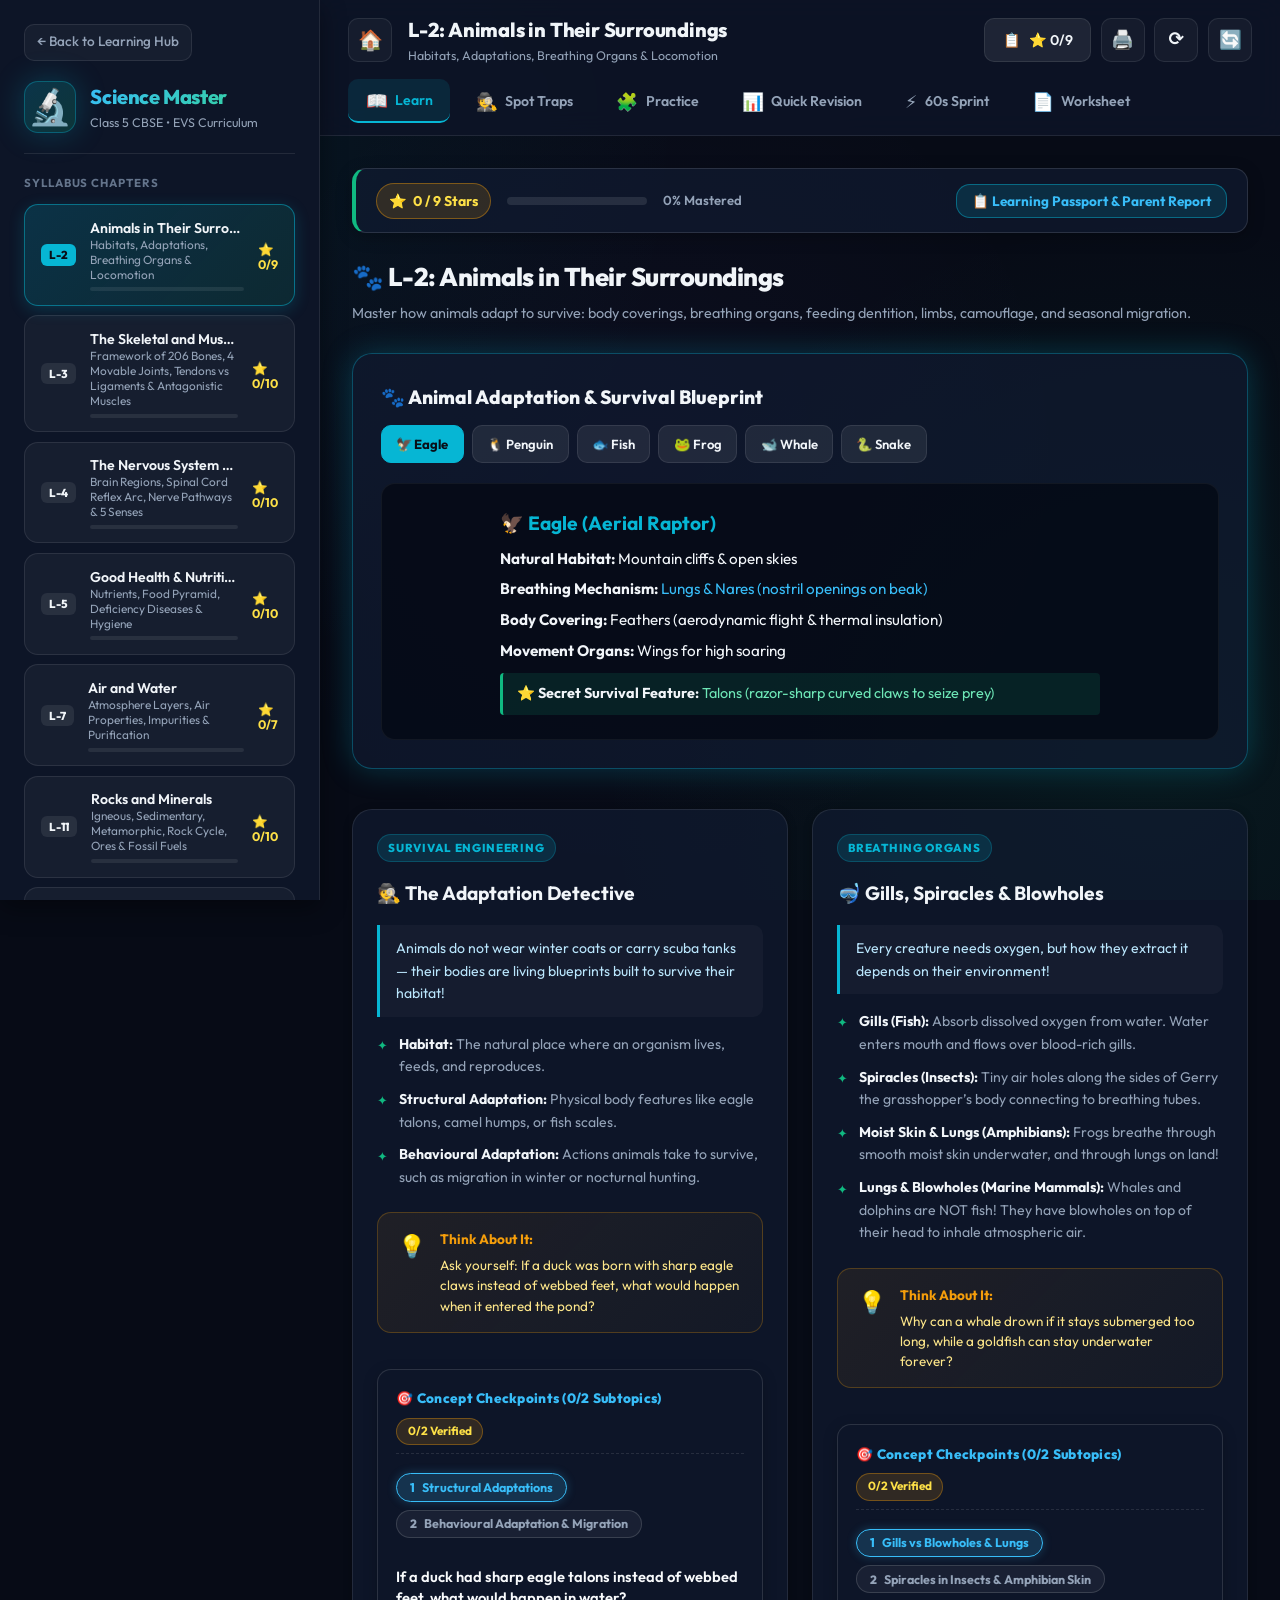
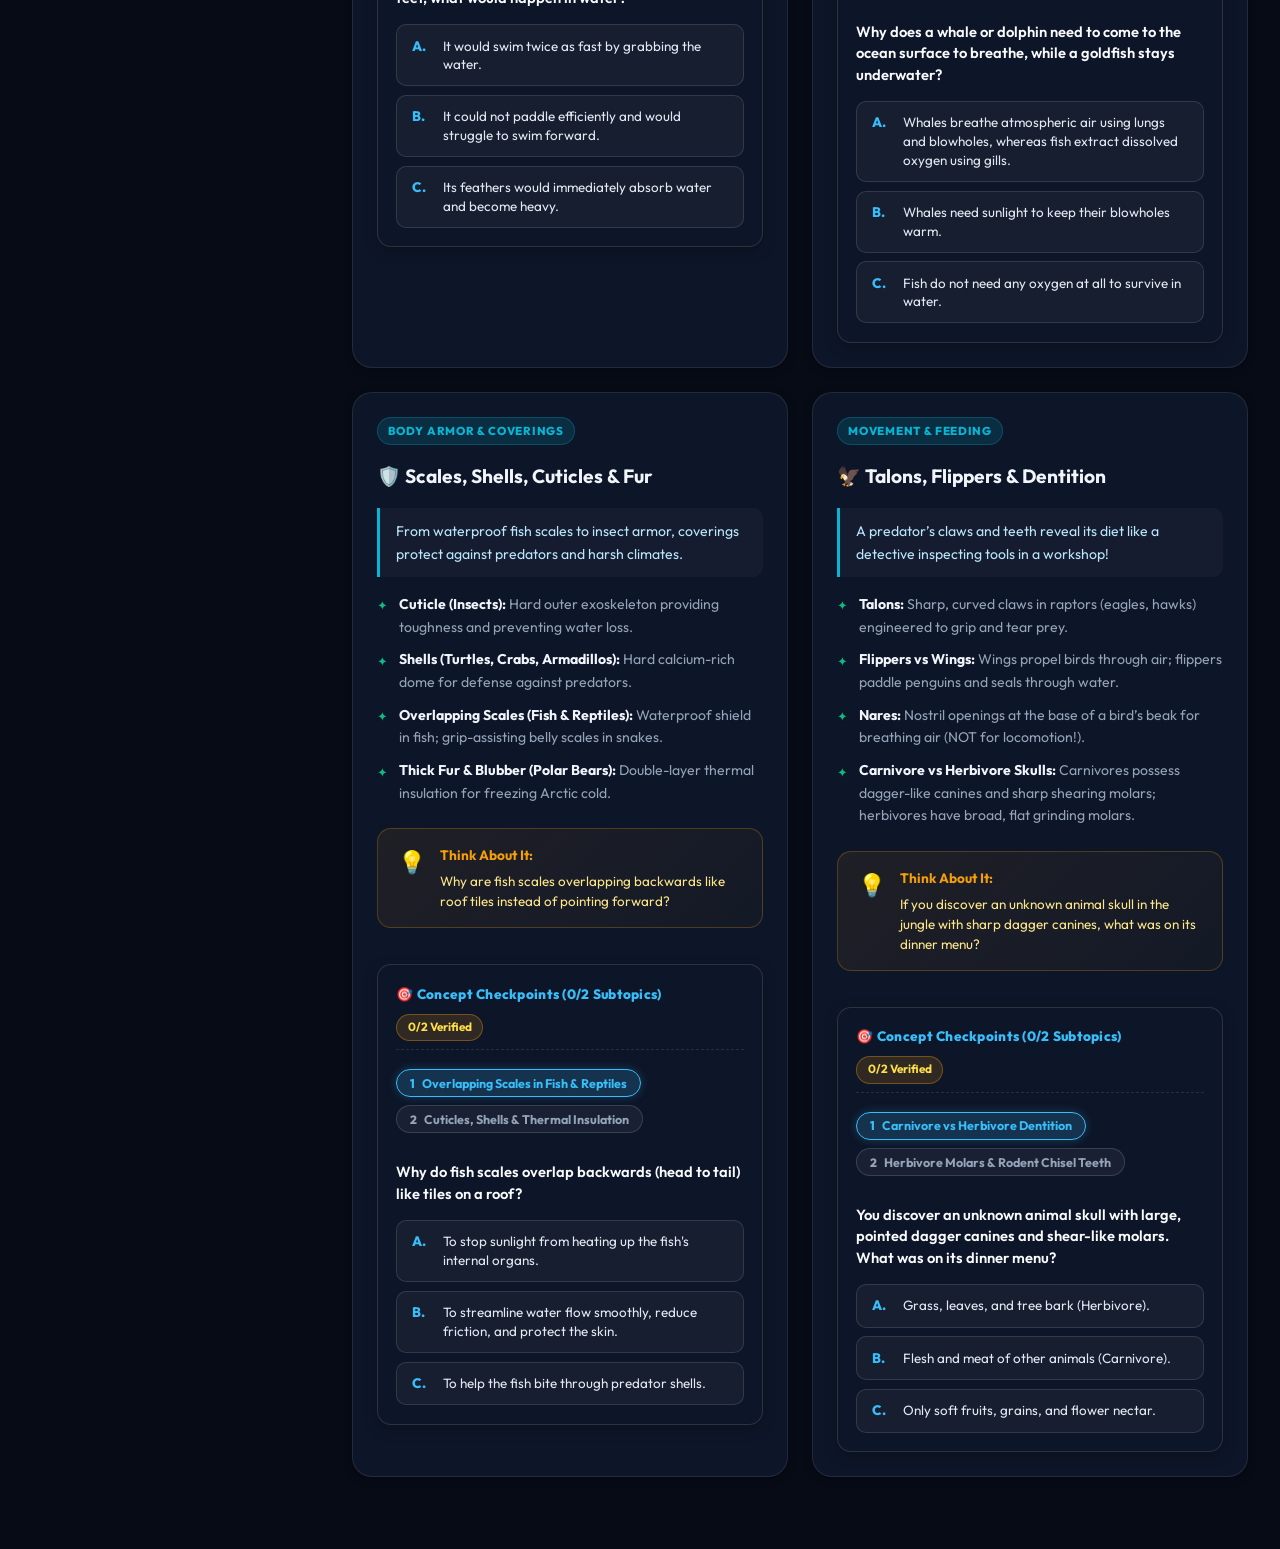
<file: science/index.html>
<!DOCTYPE html>
<html lang="en">
<head>
  <meta charset="UTF-8">
  <meta name="viewport" content="width=device-width, initial-scale=1.0, viewport-fit=cover">
  <meta name="description" content="Interactive Class 5 CBSE Science (EVS) Learning Studio. Master Animal Adaptation, Good Health & Nutrition, Air & Water, Rocks & Minerals, and States of Matter through school worksheets, diagnostic traps, and interactive labs.">
  <meta name="theme-color" content="#0a0e1a">
  <meta name="mobile-web-app-capable" content="yes">
  <meta name="apple-mobile-web-app-capable" content="yes">
  <meta name="apple-mobile-web-app-status-bar-style" content="black-translucent">
  <meta name="apple-mobile-web-app-title" content="CBSE 5th">
  <title>Science Master — Class 5 CBSE | Interactive Learning & Worksheet Studio</title>
  <link rel="manifest" href="../manifest.webmanifest">
  <link rel="stylesheet" href="styles.css?v=2.7">
  <link rel="apple-touch-icon" href="../icons/apple-touch-icon.png">
  <link rel="icon" type="image/svg+xml" href="../icons/icon.svg">
  <link rel="icon" href="data:image/svg+xml,<svg xmlns='http://www.w3.org/2000/svg' viewBox='0 0 100 100'><text y='.9em' font-size='90'>🔬</text></svg>">
</head>
<body>

  <!-- Confetti Celebration Canvas -->
  <canvas id="confetti-canvas"></canvas>

  <!-- Screen Feedback Flash Indicator -->
  <div class="feedback-flash" id="feedback-flash"></div>

  <div class="app-container">

    <!-- Mobile Drawer Backdrop -->
    <div class="sidebar-backdrop" id="sidebar-backdrop"></div>

    <!-- ==================== SIDEBAR DRAWER ==================== -->
    <aside class="sidebar no-print" id="sidebar">
      <div class="sidebar-top-row">
        <a href="../index.html" class="back-to-home" id="back-to-home">
          ← Back to Learning Hub
        </a>
        <button class="sidebar-close-btn" id="sidebar-close-btn" aria-label="Close menu">✕</button>
      </div>

      <div class="sidebar-logo">
        <div class="logo-icon">🔬</div>
        <div>
          <h1>Science Master</h1>
          <p>Class 5 CBSE • EVS Curriculum</p>
        </div>
      </div>

      <div class="sidebar-section-title">Syllabus Chapters</div>
      <div class="sidebar-topics" id="sidebar-topics">
        <!-- Rendered dynamically by app.js -->
      </div>

      <div class="progress-section">
        <div class="progress-title-row">
          <h4>Overall Star Mastery</h4>
          <span class="star-badge-total" id="star-badge-total">⭐ 0 / 44</span>
        </div>
        <div class="progress-bar-container">
          <div class="progress-bar-fill" id="progress-fill"></div>
        </div>
        <div class="progress-label" id="progress-label">0% Syllabus Mastered</div>
      </div>
    </aside>

    <!-- ==================== MAIN CONTENT ==================== -->
    <main class="main-content">

      <!-- Sticky Top Bar -->
      <header class="top-bar no-print" id="top-bar">
        <div class="top-bar-nav-row">
          <button class="menu-toggle-btn" id="menu-toggle-btn" aria-label="Open Chapters Menu">
            <span class="hamburger-icon">☰</span>
            <span class="menu-label">Chapters</span>
          </button>
          <a href="../index.html" class="home-quick-btn" title="Back to Learning Hub" aria-label="Back to Learning Hub">🏠</a>

          <div class="top-bar-title-wrap">
            <h2 id="top-bar-title">Science Master</h2>
            <p id="top-bar-subtitle">CBSE Class 5 — Thinking Classroom & School Revision Worksheets</p>
          </div>

          <div class="top-bar-actions">
            <button class="btn btn-secondary btn-sm" id="btn-passport" title="View Chapter Learning Passport & Parent Report" aria-label="Learning Passport">📋 <span class="passport-btn-label">Passport</span></button>
            <button class="btn btn-icon" id="btn-print" title="Print School Worksheet" aria-label="Print Worksheet">🖨️</button>
            <button class="btn btn-icon" id="btn-reset" title="Restart Practice Drill" aria-label="Restart Drill">🔄</button>
          </div>
        </div>

        <!-- Mode Navigation Tabs -->
        <nav class="mode-tabs" id="mode-tabs">
          <button class="mode-tab" data-mode="learn" id="tab-learn">
            <span class="mode-icon">📖</span> <span>Learn</span>
          </button>
          <button class="mode-tab" data-mode="traps" id="tab-traps">
            <span class="mode-icon">🕵️</span> <span>Spot Traps</span>
          </button>
          <button class="mode-tab" data-mode="practice" id="tab-practice">
            <span class="mode-icon">🧩</span> <span>Practice</span>
          </button>
          <button class="mode-tab" data-mode="revision" id="tab-revision">
            <span class="mode-icon">📊</span> <span>Quick Revision</span>
          </button>
          <button class="mode-tab" data-mode="challenge" id="tab-challenge">
            <span class="mode-icon">⚡</span> <span>60s Sprint</span>
          </button>
          <button class="mode-tab" data-mode="worksheet" id="tab-worksheet">
            <span class="mode-icon">📄</span> <span>Worksheet</span>
          </button>
        </nav>
      </header>

      <!-- Main Dynamic Content Container -->
      <div class="content-viewport" id="content-viewport">
        <!-- Rendered dynamically by app.js based on active mode -->
      </div>

    </main>
  </div>

  <!-- ==================== RESULTS MODAL ==================== -->
  <div class="modal-overlay" id="results-modal">
    <div class="modal-card">
      <div class="result-emoji" id="result-emoji">🏆</div>
      <h3 id="result-title">Outstanding Scientific Thinking!</h3>
      <div class="stars-display" id="result-stars">⭐⭐⭐</div>
      <p id="result-message">You completed the science revision session!</p>

      <div class="result-stats">
        <div class="result-stat-item">
          <div class="stat-num text-success" id="result-correct">0</div>
          <div class="stat-label">Correct</div>
        </div>
        <div class="result-stat-item">
          <div class="stat-num" id="result-total">0</div>
          <div class="stat-label">Total Questions</div>
        </div>
        <div class="result-stat-item">
          <div class="stat-num text-amber" id="result-accuracy">100%</div>
          <div class="stat-label">Accuracy</div>
        </div>
      </div>

      <div class="modal-actions">
        <button class="btn btn-primary" id="btn-modal-retry">🔁 Try Again</button>
        <button class="btn btn-secondary" id="btn-modal-review">📖 Explore Concepts</button>
        <button class="btn btn-ghost" id="btn-modal-close">✕ Close</button>
      </div>
    </div>
  </div>

  <!-- ==================== LEARNING PASSPORT & PARENT AUDIT MODAL ==================== -->
  <div class="modal-overlay" id="passport-modal">
    <div class="modal-card passport-modal-card">
      <div class="passport-header">
        <div class="passport-badge-icon" id="passport-icon">📋</div>
        <div>
          <h3 id="passport-title">Chapter Mastery Passport</h3>
          <p id="passport-subtitle">Pedagogical Checklist & Parent Audit Report</p>
        </div>
        <button class="modal-close-x" id="btn-passport-close-x" aria-label="Close">✕</button>
      </div>

      <div class="passport-summary-bar">
        <div class="passport-stars-big" id="passport-stars-display">⭐ 0 / 10 Stars Earned</div>
        <div class="passport-progress-track">
          <div class="passport-progress-fill" id="passport-progress-fill"></div>
        </div>
        <div class="passport-status-text" id="passport-status-text">In Progress</div>
      </div>

      <div class="passport-milestones-list" id="passport-milestones-list">
        <!-- Dynamically rendered milestones with checkmarks -->
      </div>

      <div class="parent-guarantee-box" id="passport-guarantee-box" style="display: none;">
        <!-- Rendered when all stars earned -->
      </div>

      <div class="modal-actions">
        <button class="btn btn-primary" id="btn-passport-action">🚀 Continue Learning</button>
        <button class="btn btn-ghost" id="btn-passport-close">✕ Close</button>
      </div>
    </div>
  </div>

  <!-- Shared Core Utilities -->
  <script src="../shared/js/sound.js"></script>
  <script src="../shared/js/confetti.js"></script>
  <script src="../shared/js/drawer.js"></script>
  <script src="../shared/js/storage.js"></script>

  <!-- Modular Science Curriculum Data Store -->
  <script src="data/chapter_l2_animals.js"></script>
  <script src="data/chapter_l3_skeletal.js"></script>
  <script src="data/chapter_l4_nervous.js"></script>
  <script src="data/chapter_l5_health.js"></script>
  <script src="data/chapter_l7_air_water.js"></script>
  <script src="data/chapter_l11_rocks.js"></script>
  <script src="data/chapter_l13_matter.js"></script>
  <script src="data/milestones.js"></script>

  <script src="app.js?v=3.0"></script>
  <script src="../pwa.js"></script>
</body>
</html>
</file>
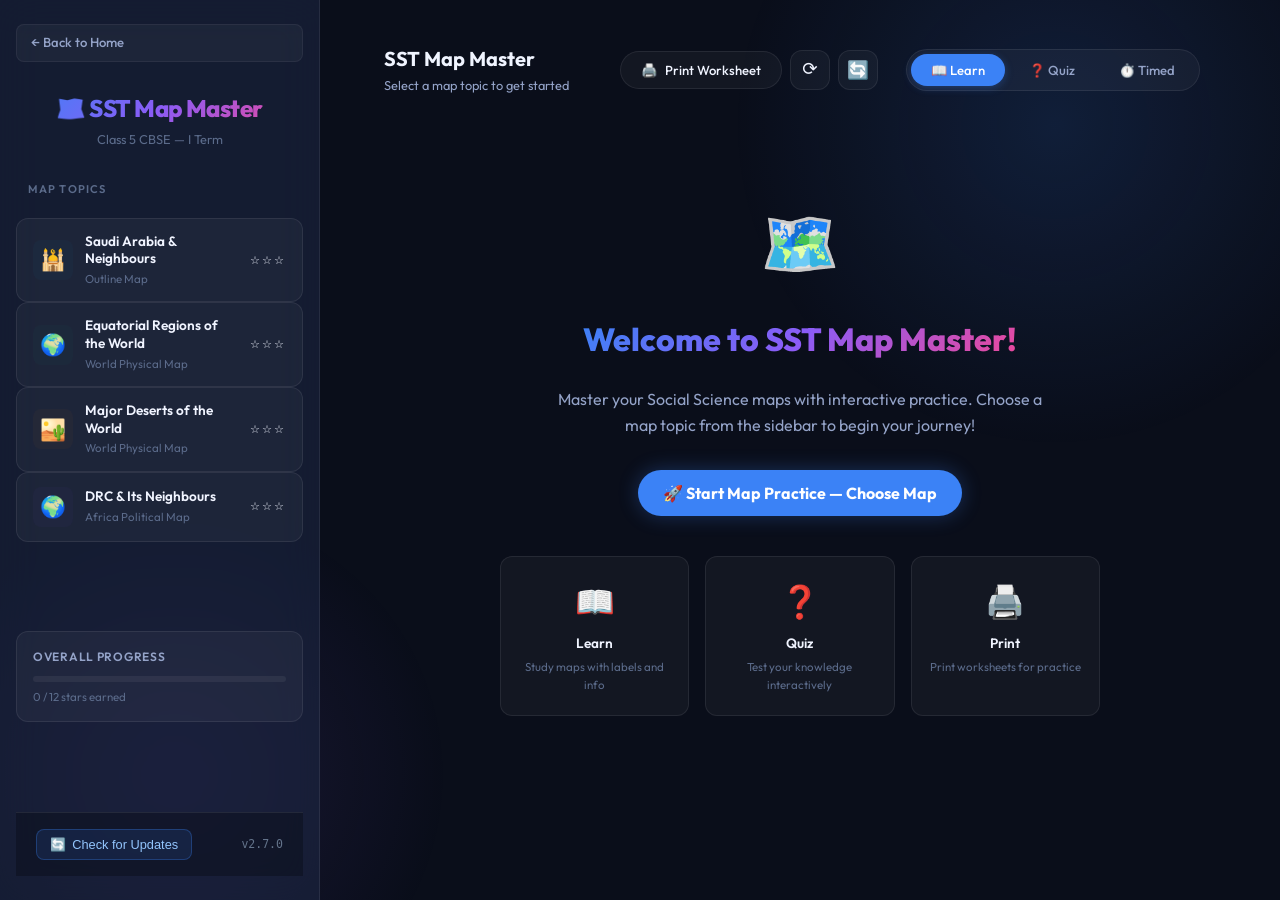
<file: social_sicence_maps/index.html>
<!DOCTYPE html>
<html lang="en">
<head>
  <meta charset="UTF-8">
  <meta name="viewport" content="width=device-width, initial-scale=1.0, viewport-fit=cover">
  <meta name="description" content="Interactive SST Map Practice for Class 5 CBSE students. Practice Saudi Arabia, World Equatorial Regions, Major Deserts, and Africa DRC maps with quizzes and printable worksheets.">
  <meta name="theme-color" content="#0a0e1a">
  <meta name="mobile-web-app-capable" content="yes">
  <meta name="apple-mobile-web-app-capable" content="yes">
  <meta name="apple-mobile-web-app-status-bar-style" content="black-translucent">
  <meta name="apple-mobile-web-app-title" content="CBSE 5th">
  <title>SST Map Master — Class 5 CBSE Practice</title>
  <link rel="manifest" href="../manifest.webmanifest">
  <link rel="stylesheet" href="styles.css">
  <link rel="apple-touch-icon" href="../icons/apple-touch-icon.png">
  <link rel="icon" type="image/svg+xml" href="../icons/icon.svg">
  <link rel="icon" href="data:image/svg+xml,<svg xmlns='http://www.w3.org/2000/svg' viewBox='0 0 100 100'><text y='.9em' font-size='90'>🗺️</text></svg>">
</head>
<body>

  <!-- Confetti Canvas -->
  <canvas id="confetti-canvas"></canvas>

  <!-- Feedback Flash -->
  <div class="feedback-flash" id="feedback-flash"></div>

  <!-- Learn Mode Tooltip -->
  <div class="learn-tooltip" id="learn-tooltip"></div>

  <div class="app-container">

    <!-- Sidebar Backdrop for Mobile -->
    <div class="sidebar-backdrop" id="sidebar-backdrop"></div>

    <!-- ==================== SIDEBAR ==================== -->
    <aside class="sidebar no-print" id="sidebar">
      <div class="sidebar-top-row">
        <a href="../index.html" class="back-to-home" id="back-to-home">
          ← Back to Home
        </a>
        <button class="sidebar-close-btn" id="sidebar-close-btn" aria-label="Close menu">✕</button>
      </div>
      <div class="sidebar-logo">
        <h1>🗺️ SST Map Master</h1>
        <p>Class 5 CBSE — I Term</p>
      </div>

      <div class="sidebar-section-title">Map Topics</div>
      <div id="sidebar-maps"></div>

      <div class="progress-section">
        <h4>Overall Progress</h4>
        <div class="progress-bar-container">
          <div class="progress-bar-fill" id="progress-fill"></div>
        </div>
        <div class="progress-label" id="progress-label">0 / 12 stars earned</div>
      </div>
    </aside>

    <!-- ==================== MAIN CONTENT ==================== -->
    <main class="main-content">

      <!-- Top Bar -->
      <div class="top-bar no-print" id="top-bar">
        <div class="top-bar-nav-row">
          <button class="menu-toggle-btn" id="menu-toggle-btn" aria-label="Open Map Topics">
            <span class="hamburger-icon">☰</span>
            <span class="menu-label">Maps</span>
          </button>
          <a href="../index.html" class="home-quick-btn" title="Back to Learning Hub" aria-label="Back to Learning Hub">🏠</a>

          <div class="top-bar-title">
            <h2 id="top-bar-title">SST Map Master</h2>
            <p id="top-bar-subtitle">Select a map topic to get started</p>
          </div>

          <div class="top-bar-actions">
            <button class="btn btn-print-action" id="btn-print" title="Print Worksheet" aria-label="Print Worksheet">
              <span class="print-icon">🖨️</span>
              <span class="print-text">Print Worksheet</span>
            </button>
            <button class="btn btn-icon" id="btn-reset" title="Reset Map" aria-label="Reset">
              🔄
            </button>
          </div>
        </div>

        <div class="mode-tabs" id="mode-tabs">
          <button class="mode-tab active" data-mode="learn" id="tab-learn">📖 Learn</button>
          <button class="mode-tab" data-mode="quiz" id="tab-quiz">❓ Quiz</button>
          <button class="mode-tab" data-mode="timed" id="tab-timed">⏱️ Timed</button>
        </div>
      </div>

      <!-- Welcome Screen -->
      <div class="welcome-screen" id="welcome-screen">
        <div class="welcome-icon">🗺️</div>
        <h2>Welcome to SST Map Master!</h2>
        <p>Master your Social Science maps with interactive practice. Choose a map topic from the sidebar to begin your journey!</p>

        <button class="btn btn-primary welcome-start-btn" id="welcome-start-btn">
          🚀 Start Map Practice — Choose Map
        </button>
        <div class="welcome-features">
          <div class="welcome-feature">
            <div class="feature-icon">📖</div>
            <h4>Learn</h4>
            <p>Study maps with labels and info</p>
          </div>
          <div class="welcome-feature">
            <div class="feature-icon">❓</div>
            <h4>Quiz</h4>
            <p>Test your knowledge interactively</p>
          </div>
          <div class="welcome-feature">
            <div class="feature-icon">🖨️</div>
            <h4>Print</h4>
            <p>Print worksheets for practice</p>
          </div>
        </div>
      </div>

      <!-- Map Area -->
      <div class="map-area" id="map-area" style="display: none;">
        <div class="map-container-wrapper">
          <div class="zoom-controls no-print" id="zoom-controls">
            <button class="zoom-btn" id="btn-zoom-in" title="Zoom In (or Scroll Up)">➕</button>
            <button class="zoom-btn" id="btn-zoom-reset" title="Reset Zoom">100%</button>
            <button class="zoom-btn" id="btn-zoom-out" title="Zoom Out (or Scroll Down)">➖</button>
          </div>
          <div class="map-container" id="map-svg-container">
            <!-- SVG map rendered here by JS -->
          </div>
        </div>
        <div class="info-panel" id="info-panel">
          <!-- Quiz prompt, score, legend rendered here -->
        </div>
      </div>

      <!-- Print Worksheet Container (hidden on screen) -->
      <div class="print-worksheet" id="print-worksheet"></div>

    </main>
  </div>

  <!-- ==================== RESULTS MODAL ==================== -->
  <div class="modal-overlay" id="results-modal">
    <div class="modal">
      <div class="result-icon">🏆</div>
      <h3>Great Job!</h3>
      <div class="stars-display">⭐⭐⭐</div>
      <p>You completed the quiz!</p>
      <div class="result-stats">
        <div class="result-stat">
          <div class="stat-value" id="result-correct">0</div>
          <div class="stat-label">Correct</div>
        </div>
        <div class="result-stat">
          <div class="stat-value" id="result-total">0</div>
          <div class="stat-label">Total</div>
        </div>
      </div>
      <div class="modal-actions">
        <button class="btn btn-primary" onclick="retryQuiz()">🔁 Try Again</button>
        <button class="btn" onclick="closeResultsModal(); setMode('learn');">📖 Review</button>
        <button class="btn" onclick="closeResultsModal()">✖ Close</button>
      </div>
    </div>
  </div>

  <!-- ==================== WORKSHEET MODAL ==================== -->
  <div class="modal-overlay worksheet-modal" id="worksheet-modal">
    <div class="modal">
      <div class="result-icon">🖨️</div>
      <h3>Print Worksheet</h3>
      <p>Choose a worksheet type to print</p>
      <div class="worksheet-options">
        <div class="worksheet-option selected" data-type="blank" onclick="selectWorksheetType('blank')">
          <div class="ws-icon">📝</div>
          <h5>Blank Outline</h5>
          <p>Numbered regions, fill in the names</p>
        </div>
        <div class="worksheet-option" data-type="labeled" onclick="selectWorksheetType('labeled')">
          <div class="ws-icon">🏷️</div>
          <h5>Labeled Reference</h5>
          <p>All names visible for study</p>
        </div>
      </div>
      <div class="modal-actions">
        <button class="btn btn-primary" onclick="printWorksheet()">🖨️ Print Now</button>
        <button class="btn" onclick="closeWorksheetModal()">✖ Cancel</button>
      </div>
    </div>
  </div>

  <script src="../shared/js/storage.js"></script>
  <script src="app.js"></script>
  <script src="../pwa.js"></script>
</body>
</html>
</file>
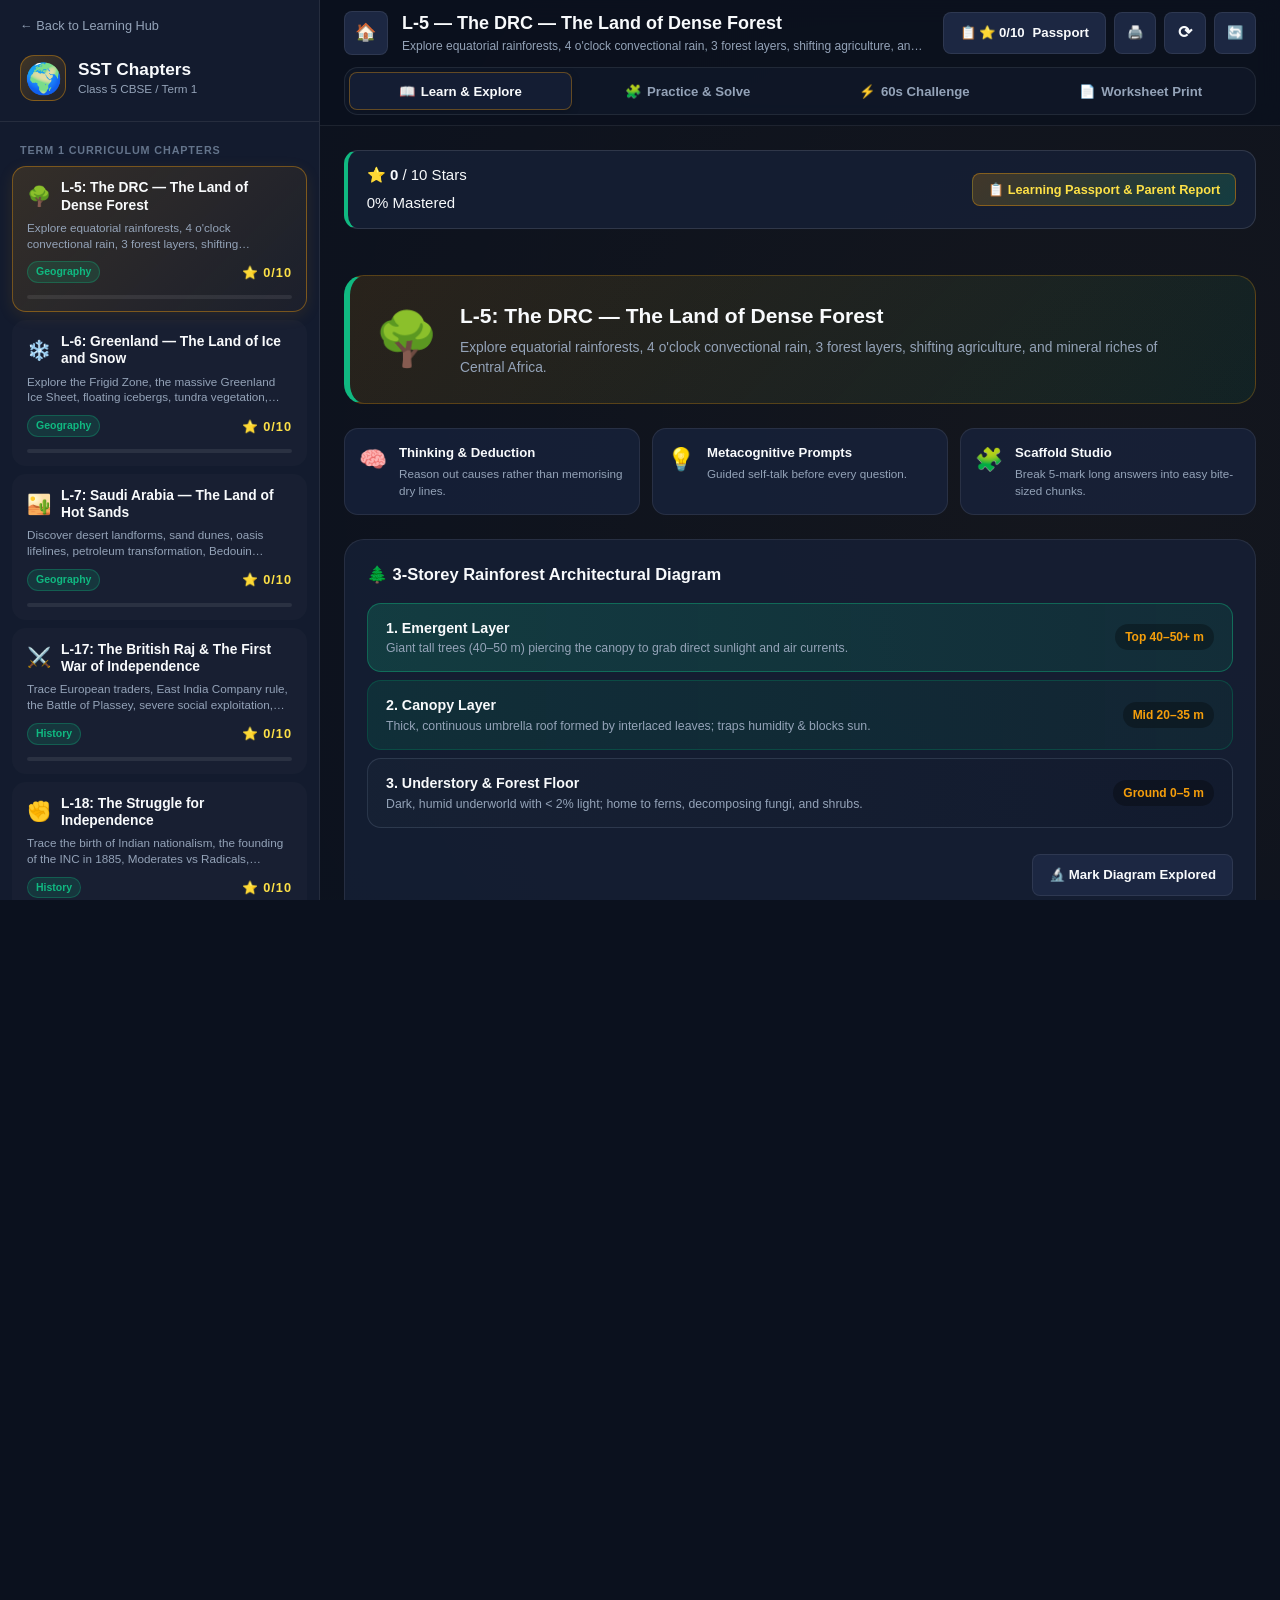
<file: sst_chapters/index.html>
<!DOCTYPE html>
<html lang="en">
<head>
  <meta charset="UTF-8">
  <meta name="viewport" content="width=device-width, initial-scale=1.0, viewport-fit=cover">
  <meta name="description" content="Interactive Class 5 CBSE Social Science (SST) Chapters Practice platform. Master Term revision worksheets for DRC, Greenland, Saudi Arabia, British Raj & 1857, Struggle for Independence, Freedom at Last, and Our Government through structured thinking and Long Answer Scaffolding.">
  <meta name="theme-color" content="#0a0e1a">
  <meta name="mobile-web-app-capable" content="yes">
  <meta name="apple-mobile-web-app-capable" content="yes">
  <meta name="apple-mobile-web-app-status-bar-style" content="black-translucent">
  <meta name="apple-mobile-web-app-title" content="CBSE 5th">
  <title>SST Chapters Practice — Class 5 CBSE | Term 1 Revision</title>
  <link rel="manifest" href="../manifest.webmanifest">
  <link rel="stylesheet" href="styles.css?v=2.0">
  <link rel="apple-touch-icon" href="../icons/apple-touch-icon.png">
  <link rel="icon" type="image/svg+xml" href="../icons/icon.svg">
  <link rel="icon" href="data:image/svg+xml,<svg xmlns='http://www.w3.org/2000/svg' viewBox='0 0 100 100'><text y='.9em' font-size='90'>🌍</text></svg>">
</head>
<body>

  <!-- Confetti Particle Canvas -->
  <canvas id="confetti-canvas"></canvas>

  <!-- Screen Feedback Flash -->
  <div class="feedback-flash" id="feedback-flash"></div>

  <div class="app-container">

    <!-- Mobile Drawer Backdrop -->
    <div class="sidebar-backdrop" id="sidebar-backdrop"></div>

    <!-- ==================== SIDEBAR DRAWER ==================== -->
    <aside class="sidebar no-print" id="sidebar">
      <div class="sidebar-top-row">
        <a href="../index.html" class="back-to-home" id="back-to-home">
          ← Back to Learning Hub
        </a>
        <button class="sidebar-close-btn" id="sidebar-close-btn" aria-label="Close menu">✕</button>
      </div>

      <div class="sidebar-logo">
        <div class="logo-icon">🌍</div>
        <div>
          <h1>SST Chapters</h1>
          <p>Class 5 CBSE / Term 1</p>
        </div>
      </div>

      <div class="sidebar-section-title">Term 1 Curriculum Chapters</div>
      <div class="sidebar-topics" id="sidebar-topics">
        <!-- Rendered dynamically by app.js -->
      </div>

      <div class="progress-section">
        <h4>Overall Progress</h4>
        <div class="progress-bar-container">
          <div class="progress-bar-fill" id="progress-fill"></div>
        </div>
        <div class="progress-label" id="progress-label">0 / 70 Stars Earned</div>
      </div>
    </aside>

    <!-- ==================== MAIN CONTENT ==================== -->
    <main class="main-content">

      <!-- Sticky Top Bar -->
      <header class="top-bar no-print" id="top-bar">
        <div class="top-bar-nav-row">
          <button class="menu-toggle-btn" id="menu-toggle-btn" aria-label="Open Chapters Menu">
            <span class="hamburger-icon">☰</span>
            <span class="menu-label">Chapters</span>
          </button>
          <a href="../index.html" class="home-quick-btn" title="Back to Learning Hub" aria-label="Back to Learning Hub">🏠</a>

          <div class="top-bar-title-wrap">
            <h2 id="top-bar-title">SST Chapters Practice</h2>
            <p id="top-bar-subtitle">CBSE Class 5 — Term 1 Conceptual Revision & Worksheet Studio</p>
          </div>

          <div class="top-bar-actions">
            <button class="btn btn-secondary btn-sm" id="btn-passport" title="View Chapter Learning Passport & Parent Report" aria-label="Learning Passport">📋 <span class="passport-btn-label">Passport</span></button>
            <button class="btn btn-icon" id="btn-print" title="Print Revision Worksheet" aria-label="Print">🖨️</button>
            <button class="btn btn-icon" id="btn-reset" title="Restart Practice Drill" aria-label="Reset">🔄</button>
          </div>
        </div>

        <!-- Mode Navigation Tabs -->
        <nav class="mode-tabs" id="mode-tabs">
          <button class="mode-tab active" data-mode="learn" id="tab-learn">
            <span class="mode-icon">📖</span> <span>Learn<span class="desktop-only"> & Explore</span></span>
          </button>
          <button class="mode-tab" data-mode="practice" id="tab-practice">
            <span class="mode-icon">🧩</span> <span>Practice<span class="desktop-only"> & Solve</span></span>
          </button>
          <button class="mode-tab" data-mode="challenge" id="tab-challenge">
            <span class="mode-icon">⚡</span> <span><span class="desktop-only">60s </span>Challenge</span>
          </button>
          <button class="mode-tab" data-mode="worksheet" id="tab-worksheet">
            <span class="mode-icon">📄</span> <span>Worksheet<span class="desktop-only"> Print</span></span>
          </button>
        </nav>
      </header>

      <!-- Main Dynamic Content Container -->
      <div class="content-viewport" id="content-viewport">
        <!-- Rendered dynamically by app.js based on active mode -->
      </div>

    </main>
  </div>

  <!-- ==================== RESULTS MODAL ==================== -->
  <div class="modal-overlay" id="results-modal">
    <div class="modal-card">
      <div class="result-emoji" id="result-emoji">🏆</div>
      <h3 id="result-title">Outstanding Social Studies Thinking!</h3>
      <div class="stars-display" id="result-stars">⭐⭐⭐</div>
      <p id="result-message">You completed the chapter revision drill!</p>

      <div class="result-stats">
        <div class="result-stat-item">
          <div class="stat-num text-success" id="result-correct" style="color: var(--color-success);">0</div>
          <div class="stat-label">Correct</div>
        </div>
        <div class="result-stat-item">
          <div class="stat-num" id="result-total">0</div>
          <div class="stat-label">Total Questions</div>
        </div>
        <div class="result-stat-item">
          <div class="stat-num text-amber" id="result-accuracy" style="color: var(--accent-amber);">100%</div>
          <div class="stat-label">Accuracy</div>
        </div>
      </div>

      <div class="modal-actions">
        <button class="btn btn-primary" id="btn-modal-retry">🔁 Try Again</button>
        <button class="btn btn-secondary" id="btn-modal-review">📖 Review Concepts</button>
        <button class="btn btn-ghost" id="btn-modal-close">✕ Close</button>
      </div>
    </div>
  </div>

  <!-- ==================== LEARNING PASSPORT & PARENT AUDIT MODAL ==================== -->
  <div class="modal-overlay" id="passport-modal">
    <div class="modal-card passport-modal-card">
      <div class="passport-header">
        <div class="passport-badge-icon" id="passport-icon">📋</div>
        <div>
          <h3 id="passport-title">Chapter Mastery Passport</h3>
          <p id="passport-subtitle">Pedagogical Checklist & Parent Audit Report</p>
        </div>
        <button class="modal-close-x" id="btn-passport-close-x" aria-label="Close">✕</button>
      </div>

      <div class="passport-summary-bar">
        <div class="passport-stars-big" id="passport-stars-display">⭐ 0 / 10 Stars Earned</div>
        <div class="passport-progress-track">
          <div class="passport-progress-fill" id="passport-progress-fill"></div>
        </div>
        <div class="passport-status-text" id="passport-status-text">In Progress</div>
      </div>

      <div class="passport-milestones-list" id="passport-milestones-list">
        <!-- Dynamically rendered milestones with checkmarks -->
      </div>

      <div class="parent-guarantee-box" id="passport-guarantee-box" style="display: none;">
        <!-- Rendered when all stars earned -->
      </div>

      <div class="modal-actions">
        <button class="btn btn-primary" id="btn-passport-action">🚀 Continue Learning</button>
        <button class="btn btn-ghost" id="btn-passport-close">✕ Close</button>
      </div>
    </div>
  </div>

  <!-- ==================== PRINTABLE WORKSHEET CONTAINER (Visible only during Print) ==================== -->
  <div class="print-container" id="print-container"></div>

  <!-- Shared Core Utilities -->
  <script src="../shared/js/sound.js"></script>
  <script src="../shared/js/confetti.js"></script>
  <script src="../shared/js/storage.js"></script>

  <!-- Modular Chapter Curriculum Datasets -->
  <script src="data/chapter_l5_drc.js"></script>
  <script src="data/chapter_l6_greenland.js"></script>
  <script src="data/chapter_l7_saudi.js"></script>
  <script src="data/chapter_l17_revolt1857.js"></script>
  <script src="data/chapter_l18_struggle.js"></script>
  <script src="data/chapter_l19_freedom.js"></script>
  <script src="data/chapter_l20_government.js"></script>
  <script src="data/milestones.js"></script>

  <!-- Main SST Engine -->
  <script src="app.js"></script>
  <script src="../pwa.js"></script>
</body>
</html>
</file>
<file: styles.css>
/* ============================================
   5th Grade CBSE — Landing Page Design System
   ============================================ */
@import url('https://fonts.googleapis.com/css2?family=Outfit:wght@300;400;500;600;700;800;900&display=swap');

/* --- Custom Properties (matching SST Maps app) --- */
:root {
  --bg-primary: #0a0e1a;
  --bg-secondary: #111827;
  --bg-card: rgba(30, 41, 70, 0.55);
  --bg-card-hover: rgba(40, 55, 95, 0.65);
  --bg-glass: rgba(255, 255, 255, 0.04);

  --text-primary: #f0f4ff;
  --text-secondary: #94a3c8;
  --text-muted: #5b6b8a;

  --accent-blue: #3b82f6;
  --accent-purple: #8b5cf6;
  --accent-pink: #ec4899;
  --accent-green: #10b981;
  --accent-amber: #f59e0b;
  --accent-red: #ef4444;
  --accent-cyan: #06b6d4;

  --gradient-hero: linear-gradient(135deg, #3b82f6 0%, #8b5cf6 50%, #ec4899 100%);
  --gradient-card: linear-gradient(145deg, rgba(59,130,246,0.1) 0%, rgba(139,92,246,0.05) 100%);

  --border-glass: 1px solid rgba(255, 255, 255, 0.08);

  --shadow-sm: 0 2px 8px rgba(0, 0, 0, 0.2);
  --shadow-md: 0 8px 24px rgba(0, 0, 0, 0.3);
  --shadow-lg: 0 16px 48px rgba(0, 0, 0, 0.4);
  --shadow-glow-blue: 0 0 30px rgba(59, 130, 246, 0.25);
  --shadow-glow-purple: 0 0 30px rgba(139, 92, 246, 0.25);

  --radius-sm: 8px;
  --radius-md: 12px;
  --radius-lg: 16px;
  --radius-xl: 24px;
  --radius-full: 9999px;

  --transition-fast: 150ms cubic-bezier(0.4, 0, 0.2, 1);
  --transition-normal: 250ms cubic-bezier(0.4, 0, 0.2, 1);
  --transition-slow: 400ms cubic-bezier(0.4, 0, 0.2, 1);

  --font-family: 'Outfit', system-ui, -apple-system, sans-serif;
}

/* --- Reset & Base --- */
*, *::before, *::after {
  box-sizing: border-box;
  margin: 0;
  padding: 0;
}

html {
  font-size: 16px;
  scroll-behavior: smooth;
}

body {
  font-family: var(--font-family);
  background: var(--bg-primary);
  color: var(--text-primary);
  min-height: 100vh;
  overflow-x: hidden;
  line-height: 1.6;
}

/* --- Ambient Background Glows (Flicker-Free, Zero-GPU Steady Gradients) --- */
body::before,
body::after {
  content: '';
  position: fixed;
  border-radius: 50%;
  pointer-events: none;
  z-index: 0;
  transform: translateZ(0);
}
body::before {
  width: 650px;
  height: 650px;
  background: radial-gradient(circle, rgba(59, 130, 246, 0.14) 0%, rgba(59, 130, 246, 0) 70%);
  top: -200px;
  right: -100px;
}
body::after {
  width: 550px;
  height: 550px;
  background: radial-gradient(circle, rgba(139, 92, 246, 0.12) 0%, rgba(139, 92, 246, 0) 70%);
  bottom: -150px;
  left: -100px;
}

/* --- Page Container --- */
.page-container {
  position: relative;
  z-index: 1;
  max-width: 1200px;
  margin: 0 auto;
  padding: calc(40px + env(safe-area-inset-top, 0px)) 24px calc(60px + env(safe-area-inset-bottom, 0px));
  min-height: 100vh;
  display: flex;
  flex-direction: column;
}

/* --- Hero Section --- */
.hero {
  text-align: center;
  padding: 60px 0 50px;
  animation: fadeInDown 0.8s ease-out;
}

.hero-top-row {
  display: flex;
  align-items: center;
  justify-content: center;
  gap: 12px;
  flex-wrap: wrap;
  margin-bottom: 24px;
}

.hero-badge {
  display: inline-flex;
  align-items: center;
  gap: 8px;
  padding: 8px 20px;
  background: var(--bg-card);
  border: var(--border-glass);
  border-radius: var(--radius-full);
  font-size: 0.85rem;
  font-weight: 500;
  color: var(--text-secondary);
  margin-bottom: 0;
  backdrop-filter: blur(10px);
}

.pwa-install-trigger {
  display: inline-flex;
  align-items: center;
  gap: 8px;
  padding: 8px 18px;
  background: linear-gradient(135deg, rgba(59, 130, 246, 0.25) 0%, rgba(139, 92, 246, 0.25) 100%);
  border: 1px solid rgba(139, 92, 246, 0.4);
  border-radius: var(--radius-full);
  font-size: 0.85rem;
  font-weight: 600;
  color: #ffffff;
  cursor: pointer;
  backdrop-filter: blur(10px);
  box-shadow: 0 4px 15px rgba(59, 130, 246, 0.2);
  transition: all var(--transition-normal);
  touch-action: manipulation;
}

.pwa-install-trigger:hover {
  background: linear-gradient(135deg, rgba(59, 130, 246, 0.4) 0%, rgba(139, 92, 246, 0.4) 100%);
  border-color: rgba(139, 92, 246, 0.7);
  transform: translateY(-2px);
  box-shadow: 0 6px 20px rgba(139, 92, 246, 0.35);
}

.pwa-install-trigger:active {
  transform: translateY(0);
}

.hero-badge .badge-dot {
  width: 8px;
  height: 8px;
  background: var(--accent-green);
  border-radius: 50%;
  animation: pulse 2s ease-in-out infinite;
}

.hero h1 {
  font-size: clamp(2.5rem, 6vw, 4rem);
  font-weight: 900;
  letter-spacing: -0.02em;
  line-height: 1.1;
  margin-bottom: 8px;
}

.hero h1 .gradient-text {
  background: var(--gradient-hero);
  -webkit-background-clip: text;
  -webkit-text-fill-color: transparent;
  background-clip: text;
}

.hero .hero-class {
  font-size: clamp(1.2rem, 3vw, 1.8rem);
  font-weight: 700;
  color: var(--text-secondary);
  margin-bottom: 16px;
}

.hero .hero-subtitle {
  font-size: 1.1rem;
  font-weight: 400;
  color: var(--text-muted);
  max-width: 560px;
  margin: 0 auto;
  line-height: 1.7;
}

/* --- Section Title --- */
.section-header {
  display: flex;
  align-items: center;
  gap: 12px;
  margin-bottom: 32px;
  animation: fadeInUp 0.8s ease-out 0.3s both;
}

.section-header .section-line {
  flex: 1;
  height: 1px;
  background: linear-gradient(90deg, rgba(255,255,255,0.08) 0%, transparent 100%);
}

.section-header h2 {
  font-size: 1rem;
  font-weight: 600;
  color: var(--text-muted);
  text-transform: uppercase;
  letter-spacing: 0.12em;
  white-space: nowrap;
}

/* --- Subject Cards Grid --- */
.subjects-grid {
  display: grid;
  grid-template-columns: repeat(auto-fill, minmax(300px, 1fr));
  gap: 24px;
  margin-bottom: 48px;
}

/* --- Subject Card --- */
.subject-card {
  position: relative;
  display: flex;
  flex-direction: column;
  padding: 28px;
  background: var(--bg-card);
  border: var(--border-glass);
  border-radius: var(--radius-xl);
  backdrop-filter: blur(12px);
  transition: all var(--transition-slow);
  text-decoration: none;
  color: inherit;
  overflow: hidden;
  cursor: pointer;
  animation: cardEntrance 0.6s ease-out both;
}

.subject-card::before {
  content: '';
  position: absolute;
  inset: 0;
  border-radius: var(--radius-xl);
  background: var(--gradient-card);
  opacity: 0;
  transition: opacity var(--transition-slow);
  pointer-events: none;
}

.subject-card:hover {
  background: var(--bg-card-hover);
  border-color: rgba(59, 130, 246, 0.3);
  transform: translateY(-6px);
  box-shadow: var(--shadow-lg), var(--shadow-glow-blue);
}

.subject-card:hover::before {
  opacity: 1;
}

.subject-card:active {
  transform: translateY(-2px);
}

/* Staggered entrance animation */
.subject-card:nth-child(1) { animation-delay: 0.4s; }
.subject-card:nth-child(2) { animation-delay: 0.5s; }
.subject-card:nth-child(3) { animation-delay: 0.6s; }
.subject-card:nth-child(4) { animation-delay: 0.7s; }
.subject-card:nth-child(5) { animation-delay: 0.8s; }

/* --- Card Icon --- */
.card-icon {
  width: 64px;
  height: 64px;
  display: flex;
  align-items: center;
  justify-content: center;
  font-size: 2rem;
  border-radius: var(--radius-lg);
  margin-bottom: 20px;
  position: relative;
  z-index: 1;
}

/* Icon color themes */
.card-icon.theme-blue {
  background: rgba(59, 130, 246, 0.12);
  box-shadow: inset 0 0 0 1px rgba(59, 130, 246, 0.2);
}
.card-icon.theme-green {
  background: rgba(16, 185, 129, 0.12);
  box-shadow: inset 0 0 0 1px rgba(16, 185, 129, 0.2);
}
.card-icon.theme-amber {
  background: rgba(245, 158, 11, 0.12);
  box-shadow: inset 0 0 0 1px rgba(245, 158, 11, 0.2);
}
.card-icon.theme-pink {
  background: rgba(236, 72, 153, 0.12);
  box-shadow: inset 0 0 0 1px rgba(236, 72, 153, 0.2);
}
.card-icon.theme-cyan {
  background: rgba(6, 182, 212, 0.12);
  box-shadow: inset 0 0 0 1px rgba(6, 182, 212, 0.2);
}
.card-icon.theme-purple {
  background: rgba(139, 92, 246, 0.12);
  box-shadow: inset 0 0 0 1px rgba(139, 92, 246, 0.2);
}

/* --- Card Content --- */
.card-content {
  position: relative;
  z-index: 1;
  flex: 1;
}

.card-content h3 {
  font-size: 1.25rem;
  font-weight: 700;
  margin-bottom: 8px;
  color: var(--text-primary);
}

.card-content p {
  font-size: 0.9rem;
  color: var(--text-secondary);
  line-height: 1.6;
  margin-bottom: 16px;
}

/* --- Card Tags --- */
.card-tags {
  display: flex;
  flex-wrap: wrap;
  gap: 8px;
  margin-bottom: 16px;
  position: relative;
  z-index: 1;
}

.card-tag {
  display: inline-flex;
  align-items: center;
  gap: 4px;
  padding: 4px 12px;
  font-size: 0.75rem;
  font-weight: 500;
  border-radius: var(--radius-full);
  background: var(--bg-glass);
  color: var(--text-secondary);
  border: 1px solid rgba(255, 255, 255, 0.05);
}

.card-tag.tag-active {
  background: rgba(16, 185, 129, 0.12);
  color: var(--accent-green);
  border-color: rgba(16, 185, 129, 0.2);
}

/* --- Card Footer --- */
.card-footer {
  display: flex;
  align-items: center;
  justify-content: space-between;
  padding-top: 16px;
  border-top: 1px solid rgba(255, 255, 255, 0.06);
  position: relative;
  z-index: 1;
}

.card-status {
  display: flex;
  align-items: center;
  gap: 6px;
  font-size: 0.8rem;
  font-weight: 500;
}

.card-status.status-ready {
  color: var(--accent-green);
}

.card-status.status-coming {
  color: var(--text-muted);
}

.card-status .status-dot {
  width: 6px;
  height: 6px;
  border-radius: 50%;
}

.status-ready .status-dot {
  background: var(--accent-green);
  box-shadow: 0 0 8px rgba(16, 185, 129, 0.5);
  animation: pulse 2s ease-in-out infinite;
}

.status-coming .status-dot {
  background: var(--text-muted);
}

.card-arrow {
  width: 32px;
  height: 32px;
  display: flex;
  align-items: center;
  justify-content: center;
  border-radius: 50%;
  background: var(--bg-glass);
  color: var(--text-muted);
  font-size: 1rem;
  transition: all var(--transition-normal);
}

.subject-card:hover .card-arrow {
  background: rgba(59, 130, 246, 0.2);
  color: var(--accent-blue);
  transform: translateX(4px);
}

/* --- Coming Soon Overlay --- */
.subject-card.coming-soon {
  opacity: 0.55;
  cursor: default;
  pointer-events: none;
}

.subject-card.coming-soon:hover {
  transform: none;
  box-shadow: none;
  border-color: rgba(255, 255, 255, 0.08);
  background: var(--bg-card);
}

.coming-soon-badge {
  position: absolute;
  top: 16px;
  right: 16px;
  padding: 4px 12px;
  font-size: 0.7rem;
  font-weight: 600;
  text-transform: uppercase;
  letter-spacing: 0.08em;
  background: rgba(255, 255, 255, 0.06);
  color: var(--text-muted);
  border-radius: var(--radius-full);
  border: 1px solid rgba(255, 255, 255, 0.08);
  z-index: 2;
}

/* --- Footer --- */
.page-footer {
  margin-top: auto;
  padding-top: 40px;
  text-align: center;
  color: var(--text-muted);
  font-size: 0.85rem;
  animation: fadeInUp 0.8s ease-out 1s both;
}

.page-footer a {
  color: var(--accent-blue);
  text-decoration: none;
  transition: color var(--transition-fast);
}

.page-footer a:hover {
  color: var(--accent-purple);
}

.footer-divider {
  width: 60px;
  height: 1px;
  background: linear-gradient(90deg, transparent, rgba(255,255,255,0.1), transparent);
  margin: 16px auto;
}

/* --- Animations --- */
@keyframes fadeInDown {
  from { opacity: 0; transform: translateY(-30px); }
  to { opacity: 1; transform: translateY(0); }
}

@keyframes fadeInUp {
  from { opacity: 0; transform: translateY(30px); }
  to { opacity: 1; transform: translateY(0); }
}

@keyframes cardEntrance {
  from {
    opacity: 0;
    transform: translateY(40px) scale(0.96);
  }
  to {
    opacity: 1;
    transform: translateY(0) scale(1);
  }
}

@keyframes pulse {
  0%, 100% { transform: scale(1); }
  50% { transform: scale(1.04); }
}

@keyframes shimmer {
  0% { background-position: -200% 0; }
  100% { background-position: 200% 0; }
}

/* --- Stars Display --- */
.stars-earned {
  display: flex;
  align-items: center;
  gap: 2px;
  font-size: 0.85rem;
}

.stars-earned .star-filled {
  color: var(--accent-amber);
  text-shadow: 0 0 8px rgba(245, 158, 11, 0.4);
}

.stars-earned .star-empty {
  color: var(--text-muted);
  opacity: 0.4;
}

/* --- Responsive --- */
@media (max-width: 768px) {
  .page-container {
    padding: 24px 16px 40px;
  }

  .hero {
    padding: 40px 0 32px;
  }

  .hero h1 {
    font-size: 2.2rem;
  }

  .hero .hero-class {
    font-size: 1.1rem;
  }

  .subjects-grid {
    grid-template-columns: 1fr;
    gap: 16px;
  }

  .subject-card {
    padding: 20px;
  }
}

@media (max-width: 480px) {
  .hero h1 {
    font-size: 1.8rem;
  }

  .hero .hero-subtitle {
    font-size: 0.95rem;
  }

  .card-icon {
    width: 52px;
    height: 52px;
    font-size: 1.6rem;
  }
}

/* --- PWA Update Toast & Mobile Safe Areas --- */
.pwa-update-toast {
  position: fixed;
  bottom: calc(20px + env(safe-area-inset-bottom, 0px));
  left: 50%;
  transform: translateX(-50%);
  z-index: 9999;
  display: flex;
  align-items: center;
  justify-content: space-between;
  gap: 16px;
  max-width: 90%;
  width: 520px;
  padding: 14px 20px;
  background: rgba(17, 24, 39, 0.95);
  border: 1px solid rgba(59, 130, 246, 0.4);
  border-radius: var(--radius-lg);
  box-shadow: 0 12px 36px rgba(0, 0, 0, 0.6), 0 0 20px rgba(59, 130, 246, 0.25);
  backdrop-filter: blur(16px);
  animation: slideToastUp 0.35s cubic-bezier(0.16, 1, 0.3, 1);
  transition: opacity 0.3s ease, transform 0.3s ease;
}

.pwa-update-toast.pwa-toast-hidden {
  opacity: 0;
  transform: translate(-50%, 20px);
  pointer-events: none;
}

@keyframes slideToastUp {
  from {
    opacity: 0;
    transform: translate(-50%, 40px);
  }
  to {
    opacity: 1;
    transform: translate(-50%, 0);
  }
}

.pwa-toast-content {
  display: flex;
  align-items: center;
  gap: 12px;
}

.pwa-toast-icon {
  font-size: 1.5rem;
  flex-shrink: 0;
}

.pwa-toast-text {
  display: flex;
  flex-direction: column;
}

.pwa-toast-text strong {
  font-size: 0.92rem;
  color: #f0f4ff;
  font-weight: 600;
}

.pwa-toast-text small {
  font-size: 0.78rem;
  color: #94a3c8;
}

.pwa-toast-actions {
  display: flex;
  align-items: center;
  gap: 8px;
  flex-shrink: 0;
}

.pwa-btn-update {
  background: linear-gradient(135deg, #3b82f6 0%, #8b5cf6 100%);
  color: #ffffff;
  border: none;
  padding: 8px 16px;
  border-radius: var(--radius-full);
  font-size: 0.82rem;
  font-weight: 600;
  cursor: pointer;
  box-shadow: 0 2px 10px rgba(59, 130, 246, 0.3);
  transition: all var(--transition-fast);
  touch-action: manipulation;
  white-space: nowrap;
}

.pwa-btn-update:hover {
  filter: brightness(1.15);
  transform: scale(1.02);
}

.pwa-btn-dismiss {
  background: transparent;
  color: #94a3c8;
  border: none;
  font-size: 1rem;
  padding: 6px 8px;
  border-radius: 50%;
  cursor: pointer;
  transition: color var(--transition-fast);
  touch-action: manipulation;
}

.pwa-btn-dismiss:hover {
  color: #ffffff;
}

@media (max-width: 540px) {
  .pwa-update-toast {
    flex-direction: column;
    align-items: stretch;
    gap: 12px;
    width: calc(100% - 32px);
    padding: 12px 14px;
  }
  .pwa-toast-actions {
    justify-content: flex-end;
  }
}

/* ==========================================================================
   STUDENT MASTERY DASHBOARD & QUICK RESUME CARD
   ========================================================================== */

.student-dashboard {
  display: flex;
  flex-direction: column;
  gap: 14px;
  margin: 0 auto 32px auto;
  max-width: 1040px;
  width: 100%;
}

.dashboard-stats-card {
  display: flex;
  align-items: center;
  gap: 20px;
  background: rgba(15, 23, 42, 0.72);
  backdrop-filter: blur(12px);
  -webkit-backdrop-filter: blur(12px);
  border: 1px solid rgba(255, 255, 255, 0.08);
  border-radius: var(--radius-lg);
  padding: 16px 22px;
  box-shadow: 0 4px 20px rgba(0, 0, 0, 0.25);
}

.streak-badge {
  display: flex;
  align-items: center;
  gap: 8px;
  background: rgba(245, 158, 11, 0.12);
  border: 1px solid rgba(245, 158, 11, 0.28);
  color: #fbbf24;
  font-weight: 700;
  font-size: 0.92rem;
  padding: 8px 14px;
  border-radius: var(--radius-full);
  white-space: nowrap;
}

.streak-flame {
  font-size: 1.15rem;
  animation: pulse 1.8s ease-in-out infinite;
}

.mastery-summary {
  flex: 1;
  display: flex;
  flex-direction: column;
  gap: 8px;
}

.mastery-title-row {
  display: flex;
  justify-content: space-between;
  align-items: center;
  font-size: 0.86rem;
  color: var(--text-secondary);
}

.mastery-count {
  font-weight: 600;
  color: var(--text-primary);
}

.mastery-bar-track {
  height: 8px;
  background: rgba(255, 255, 255, 0.08);
  border-radius: var(--radius-full);
  overflow: hidden;
}

.mastery-bar-fill {
  height: 100%;
  background: linear-gradient(90deg, #10b981, #06b6d4, #3b82f6);
  border-radius: var(--radius-full);
  transition: width 0.6s cubic-bezier(0.16, 1, 0.3, 1);
}

/* Quick Resume Card */
.resume-card {
  display: flex;
  align-items: center;
  gap: 16px;
  background: linear-gradient(135deg, rgba(59, 130, 246, 0.12) 0%, rgba(139, 92, 246, 0.08) 100%);
  border: 1px solid rgba(59, 130, 246, 0.28);
  border-radius: var(--radius-lg);
  padding: 14px 20px;
  text-decoration: none;
  color: inherit;
  transition: all var(--transition-normal);
  box-shadow: 0 4px 20px rgba(0, 0, 0, 0.2);
}

.resume-card:hover {
  background: linear-gradient(135deg, rgba(59, 130, 246, 0.2) 0%, rgba(139, 92, 246, 0.14) 100%);
  border-color: rgba(59, 130, 246, 0.45);
  transform: translateY(-2px);
  box-shadow: 0 8px 24px rgba(59, 130, 246, 0.25);
}

.resume-icon {
  width: 44px;
  height: 44px;
  border-radius: var(--radius-md);
  background: rgba(59, 130, 246, 0.2);
  display: flex;
  align-items: center;
  justify-content: center;
  font-size: 1.4rem;
  flex-shrink: 0;
}

.resume-info {
  flex: 1;
  display: flex;
  flex-direction: column;
  gap: 2px;
}

.resume-tag {
  font-size: 0.72rem;
  text-transform: uppercase;
  letter-spacing: 0.06em;
  font-weight: 700;
  color: #60a5fa;
}

.resume-info h4 {
  margin: 0;
  font-size: 1rem;
  font-weight: 600;
  color: var(--text-primary);
}

.resume-info p {
  margin: 0;
  font-size: 0.82rem;
  color: var(--text-secondary);
}

.resume-arrow {
  width: 32px;
  height: 32px;
  border-radius: 50%;
  background: rgba(255, 255, 255, 0.06);
  display: flex;
  align-items: center;
  justify-content: center;
  font-size: 1rem;
  color: #60a5fa;
  transition: transform var(--transition-fast);
}

.resume-card:hover .resume-arrow {
  transform: translateX(4px);
  background: rgba(59, 130, 246, 0.25);
}

/* --- Backup & Multi-Device Sync Bar --- */
.dashboard-backup-bar {
  display: flex;
  align-items: center;
  justify-content: space-between;
  gap: 16px;
  background: rgba(15, 23, 42, 0.55);
  backdrop-filter: blur(10px);
  -webkit-backdrop-filter: blur(10px);
  border: 1px solid rgba(255, 255, 255, 0.08);
  border-radius: var(--radius-lg);
  padding: 12px 20px;
  font-size: 0.86rem;
}

.backup-bar-info {
  display: flex;
  align-items: center;
  gap: 10px;
  color: var(--text-secondary);
  font-weight: 500;
}

.backup-icon {
  font-size: 1.15rem;
}

.backup-title {
  color: var(--text-primary);
  font-weight: 600;
}

.backup-actions {
  display: flex;
  align-items: center;
  gap: 10px;
}

.btn-backup {
  display: inline-flex;
  align-items: center;
  gap: 6px;
  padding: 8px 16px;
  background: rgba(255, 255, 255, 0.05);
  border: 1px solid rgba(255, 255, 255, 0.12);
  border-radius: var(--radius-md);
  color: var(--text-primary);
  font-size: 0.82rem;
  font-weight: 600;
  cursor: pointer;
  transition: all var(--transition-fast);
  touch-action: manipulation;
}

.btn-backup:hover {
  background: rgba(59, 130, 246, 0.2);
  border-color: rgba(59, 130, 246, 0.45);
  color: #93c5fd;
  transform: translateY(-1px);
}

.btn-backup:active {
  transform: translateY(0);
}

.backup-feedback-toast {
  padding: 10px 16px;
  background: rgba(16, 185, 129, 0.16);
  border: 1px solid rgba(16, 185, 129, 0.35);
  border-radius: var(--radius-md);
  color: #34d399;
  font-size: 0.85rem;
  font-weight: 500;
  text-align: center;
  animation: fadeIn 0.3s ease-out;
}

.backup-feedback-toast.toast-error {
  background: rgba(239, 68, 68, 0.16);
  border-color: rgba(239, 68, 68, 0.35);
  color: #f87171;
}

@media (max-width: 640px) {
  .dashboard-stats-card {
    flex-direction: column;
    align-items: stretch;
    gap: 12px;
    padding: 14px 16px;
  }
  .streak-badge {
    align-self: flex-start;
  }
  .dashboard-backup-bar {
    flex-direction: column;
    align-items: stretch;
    gap: 12px;
  }
  .backup-actions {
    justify-content: stretch;
  }
  .btn-backup {
    flex: 1;
    justify-content: center;
  }
}

/* ==========================================================================
   FAMILY PROFILE SWITCHER & ADD PROFILE MODAL
   ========================================================================== */

.profile-switcher-wrapper {
  position: relative;
  display: inline-block;
  z-index: 50;
}

.profile-pill {
  display: inline-flex;
  align-items: center;
  gap: 8px;
  padding: 6px 14px;
  background: rgba(30, 41, 59, 0.7);
  backdrop-filter: blur(10px);
  -webkit-backdrop-filter: blur(10px);
  border: 1px solid rgba(255, 255, 255, 0.14);
  border-radius: var(--radius-full);
  color: #ffffff;
  font-size: 0.85rem;
  font-weight: 600;
  cursor: pointer;
  box-shadow: 0 4px 15px rgba(0, 0, 0, 0.2);
  transition: all var(--transition-fast);
  touch-action: manipulation;
}

.profile-pill:hover {
  background: rgba(51, 65, 85, 0.85);
  border-color: rgba(96, 165, 250, 0.5);
  transform: translateY(-1px);
  box-shadow: 0 6px 20px rgba(59, 130, 246, 0.2);
}

.profile-avatar {
  font-size: 1.15rem;
  line-height: 1;
}

.profile-name {
  max-width: 130px;
  overflow: hidden;
  text-overflow: ellipsis;
  white-space: nowrap;
}

.profile-grade-tag {
  background: rgba(59, 130, 246, 0.2);
  border: 1px solid rgba(59, 130, 246, 0.35);
  color: #93c5fd;
  font-size: 0.72rem;
  font-weight: 700;
  padding: 2px 7px;
  border-radius: var(--radius-full);
}

.profile-caret {
  font-size: 0.75rem;
  color: var(--text-muted);
  transition: transform var(--transition-fast);
}

.profile-pill[aria-expanded="true"] .profile-caret {
  transform: rotate(180deg);
}

/* Profile Dropdown */
.profile-dropdown {
  position: absolute;
  top: calc(100% + 8px);
  left: 0;
  min-width: 260px;
  background: rgba(15, 23, 42, 0.96);
  backdrop-filter: blur(16px);
  -webkit-backdrop-filter: blur(16px);
  border: 1px solid rgba(255, 255, 255, 0.12);
  border-radius: var(--radius-lg);
  box-shadow: 0 12px 35px rgba(0, 0, 0, 0.5);
  padding: 12px;
  animation: fadeInDown 0.2s ease-out;
}

.profile-dropdown-header {
  display: flex;
  align-items: center;
  justify-content: space-between;
  font-size: 0.75rem;
  text-transform: uppercase;
  letter-spacing: 0.06em;
  font-weight: 700;
  color: var(--text-muted);
  padding-bottom: 8px;
  margin-bottom: 8px;
  border-bottom: 1px solid rgba(255, 255, 255, 0.08);
}

.btn-profile-add-mini {
  background: none;
  border: none;
  color: #60a5fa;
  font-size: 0.78rem;
  font-weight: 600;
  cursor: pointer;
  padding: 2px 6px;
  border-radius: var(--radius-sm);
  transition: background var(--transition-fast);
}

.btn-profile-add-mini:hover {
  background: rgba(59, 130, 246, 0.15);
}

.profile-list {
  display: flex;
  flex-direction: column;
  gap: 4px;
  max-height: 240px;
  overflow-y: auto;
}

.profile-dropdown-item {
  display: flex;
  align-items: center;
  gap: 10px;
  padding: 8px 10px;
  border-radius: var(--radius-md);
  cursor: pointer;
  transition: background var(--transition-fast);
}

.profile-dropdown-item:hover {
  background: rgba(255, 255, 255, 0.06);
}

.profile-dropdown-item.active {
  background: rgba(59, 130, 246, 0.16);
  border: 1px solid rgba(59, 130, 246, 0.3);
}

.item-avatar {
  font-size: 1.25rem;
}

.item-info {
  flex: 1;
  display: flex;
  flex-direction: column;
  min-width: 0;
}

.item-name {
  font-size: 0.88rem;
  font-weight: 600;
  color: var(--text-primary);
  overflow: hidden;
  text-overflow: ellipsis;
  white-space: nowrap;
}

.item-grade {
  font-size: 0.75rem;
  color: var(--text-secondary);
}

.item-badge-active {
  font-size: 0.7rem;
  color: #34d399;
  background: rgba(16, 185, 129, 0.15);
  border: 1px solid rgba(16, 185, 129, 0.3);
  padding: 2px 6px;
  border-radius: var(--radius-full);
  font-weight: 700;
}

/* --- Add Child Modal --- */
.profile-modal-card {
  max-width: 440px;
  width: 90%;
  background: rgba(15, 23, 42, 0.95);
  border: 1px solid rgba(255, 255, 255, 0.12);
  border-radius: var(--radius-xl);
  padding: 24px;
  backdrop-filter: blur(20px);
  -webkit-backdrop-filter: blur(20px);
  box-shadow: 0 20px 40px rgba(0, 0, 0, 0.6);
}

.modal-header {
  display: flex;
  align-items: center;
  justify-content: space-between;
  margin-bottom: 20px;
}

.modal-header h3 {
  margin: 0;
  font-size: 1.25rem;
  font-weight: 700;
  color: var(--text-primary);
}

.modal-close-btn {
  background: none;
  border: none;
  color: var(--text-muted);
  font-size: 1.2rem;
  cursor: pointer;
  padding: 4px 8px;
  border-radius: var(--radius-sm);
  transition: all var(--transition-fast);
}

.modal-close-btn:hover {
  color: #ffffff;
  background: rgba(255, 255, 255, 0.1);
}

.form-group {
  display: flex;
  flex-direction: column;
  gap: 8px;
  margin-bottom: 18px;
  text-align: left;
}

.form-group label {
  font-size: 0.85rem;
  font-weight: 600;
  color: var(--text-secondary);
}

.form-input,
.form-select {
  width: 100%;
  padding: 10px 14px;
  background: rgba(30, 41, 59, 0.8);
  border: 1px solid rgba(255, 255, 255, 0.15);
  border-radius: var(--radius-md);
  color: var(--text-primary);
  font-size: 0.95rem;
  outline: none;
  transition: border-color var(--transition-fast);
  box-sizing: border-box;
}

.form-input:focus,
.form-select:focus {
  border-color: #3b82f6;
  box-shadow: 0 0 0 3px rgba(59, 130, 246, 0.25);
}

.form-select option {
  background: #0f172a;
  color: #f8fafc;
}

.avatar-picker-grid {
  display: flex;
  gap: 8px;
  flex-wrap: wrap;
}

.avatar-option-btn {
  width: 44px;
  height: 44px;
  display: flex;
  align-items: center;
  justify-content: center;
  font-size: 1.4rem;
  background: rgba(255, 255, 255, 0.05);
  border: 1px solid rgba(255, 255, 255, 0.1);
  border-radius: var(--radius-md);
  cursor: pointer;
  transition: all var(--transition-fast);
  touch-action: manipulation;
}

.avatar-option-btn:hover {
  background: rgba(59, 130, 246, 0.2);
  transform: scale(1.08);
}

.avatar-option-btn.selected {
  background: rgba(59, 130, 246, 0.35);
  border-color: #3b82f6;
  transform: scale(1.12);
  box-shadow: 0 0 12px rgba(59, 130, 246, 0.4);
}

.modal-actions {
  display: flex;
  gap: 12px;
  justify-content: flex-end;
  margin-top: 24px;
}

.btn-profile-submit {
  padding: 10px 20px;
  background: linear-gradient(135deg, #3b82f6 0%, #8b5cf6 100%);
  border: none;
  border-radius: var(--radius-md);
  color: #ffffff;
  font-size: 0.9rem;
  font-weight: 600;
  cursor: pointer;
  transition: all var(--transition-fast);
  touch-action: manipulation;
}

.btn-profile-submit:hover {
  filter: brightness(1.1);
  transform: translateY(-1px);
}

.btn-profile-cancel {
  padding: 10px 18px;
  background: transparent;
  border: 1px solid rgba(255, 255, 255, 0.12);
  border-radius: var(--radius-md);
  color: var(--text-secondary);
  font-size: 0.9rem;
  cursor: pointer;
  transition: all var(--transition-fast);
  touch-action: manipulation;
}

.btn-profile-cancel:hover {
  background: rgba(255, 255, 255, 0.05);
  color: var(--text-primary);
}

/* ==========================================================================
   MULTI-GRADE SELECTOR & ROADMAP PREVIEW BANNER
   ========================================================================== */

.grade-nav-container {
  display: flex;
  align-items: center;
  gap: 16px;
  margin-bottom: 24px;
  background: rgba(15, 23, 42, 0.65);
  border: 1px solid rgba(255, 255, 255, 0.08);
  border-radius: var(--radius-lg);
  padding: 10px 18px;
  backdrop-filter: blur(10px);
  -webkit-backdrop-filter: blur(10px);
  overflow-x: auto;
  scrollbar-width: none;
}

.grade-nav-container::-webkit-scrollbar {
  display: none;
}

.grade-nav-label {
  display: flex;
  align-items: center;
  gap: 6px;
  font-size: 0.85rem;
  font-weight: 700;
  color: var(--text-secondary);
  white-space: nowrap;
}

.grade-pills-row {
  display: flex;
  align-items: center;
  gap: 8px;
  flex-wrap: nowrap;
}

.grade-pill-btn {
  padding: 6px 14px;
  background: rgba(255, 255, 255, 0.05);
  border: 1px solid rgba(255, 255, 255, 0.1);
  border-radius: var(--radius-full);
  color: var(--text-secondary);
  font-size: 0.82rem;
  font-weight: 600;
  cursor: pointer;
  white-space: nowrap;
  transition: all var(--transition-fast);
  touch-action: manipulation;
}

.grade-pill-btn:hover {
  background: rgba(59, 130, 246, 0.15);
  border-color: rgba(59, 130, 246, 0.4);
  color: #93c5fd;
  transform: translateY(-1px);
}

.grade-pill-btn.active {
  background: linear-gradient(135deg, #3b82f6 0%, #8b5cf6 100%);
  border-color: transparent;
  color: #ffffff;
  box-shadow: 0 4px 15px rgba(59, 130, 246, 0.35);
}

.grade-pill-btn.has-badge {
  border-color: rgba(245, 158, 11, 0.4);
}

/* Roadmap / Preview Banner */
.grade-roadmap-banner {
  grid-column: 1 / -1;
  display: flex;
  align-items: center;
  gap: 20px;
  padding: 20px 24px;
  background: linear-gradient(135deg, rgba(59, 130, 246, 0.12) 0%, rgba(139, 92, 246, 0.08) 100%);
  border: 1px solid rgba(59, 130, 246, 0.3);
  border-radius: var(--radius-xl);
  margin-bottom: 12px;
}

.banner-icon {
  font-size: 2.2rem;
  flex-shrink: 0;
}

.banner-content {
  flex: 1;
}

.banner-content h4 {
  margin: 0 0 6px 0;
  font-size: 1.1rem;
  font-weight: 700;
  color: #60a5fa;
}

.banner-content p {
  margin: 0;
  font-size: 0.88rem;
  color: var(--text-secondary);
  line-height: 1.6;
}

.btn-switch-grade-c5 {
  padding: 10px 18px;
  background: linear-gradient(135deg, #10b981 0%, #06b6d4 100%);
  border: none;
  border-radius: var(--radius-full);
  color: #ffffff;
  font-size: 0.85rem;
  font-weight: 700;
  cursor: pointer;
  white-space: nowrap;
  box-shadow: 0 4px 15px rgba(16, 185, 129, 0.3);
  transition: all var(--transition-fast);
  touch-action: manipulation;
  flex-shrink: 0;
}

.btn-switch-grade-c5:hover {
  transform: translateY(-2px);
  box-shadow: 0 6px 20px rgba(16, 185, 129, 0.4);
}

@media (max-width: 640px) {
  .grade-roadmap-banner {
    flex-direction: column;
    align-items: flex-start;
    gap: 14px;
    padding: 16px;
  }
  .btn-switch-grade-c5 {
    width: 100%;
    text-align: center;
  }
}

/* --- Access Status Indicator & Modal --- */
.access-status-indicator {
  display: inline-flex;
  align-items: center;
  gap: 6px;
  background: rgba(255, 255, 255, 0.05);
  border: 1px solid rgba(255, 255, 255, 0.1);
  border-radius: var(--radius-full);
  padding: 3px 10px;
  font-size: 0.75rem;
  font-weight: 600;
  color: var(--text-secondary);
  white-space: nowrap;
}

.access-badge-dot {
  width: 7px;
  height: 7px;
  border-radius: 50%;
  background: #3b82f6;
  box-shadow: 0 0 6px rgba(59, 130, 246, 0.5);
}

.access-modal-card {
  max-width: 440px;
  width: 90%;
  background: rgba(15, 23, 42, 0.95);
  border: 1px solid rgba(255, 255, 255, 0.12);
  border-radius: var(--radius-xl);
  padding: 24px;
  backdrop-filter: blur(20px);
  -webkit-backdrop-filter: blur(20px);
  box-shadow: 0 20px 40px rgba(0, 0, 0, 0.6);
}

.modal-description {
  margin: 0 0 16px 0;
  font-size: 0.88rem;
  color: var(--text-secondary);
  line-height: 1.5;
}

.code-input {
  text-transform: uppercase;
  letter-spacing: 0.1em;
  font-weight: 700;
  font-family: monospace;
}

.access-code-hint {
  margin-top: -8px;
  margin-bottom: 16px;
  font-size: 0.78rem;
  color: var(--text-muted);
}

.access-code-hint code {
  color: #60a5fa;
  background: rgba(59, 130, 246, 0.15);
  padding: 2px 6px;
  border-radius: var(--radius-sm);
}

/* --- Google Drive Family Cloud Sync Styles --- */
.btn-cloud-sync {
  background: linear-gradient(135deg, rgba(59, 130, 246, 0.25) 0%, rgba(147, 51, 234, 0.25) 100%) !important;
  border-color: rgba(96, 165, 250, 0.4) !important;
  color: #bfdbfe !important;
  font-weight: 700 !important;
}

.btn-cloud-sync:hover {
  background: linear-gradient(135deg, rgba(59, 130, 246, 0.4) 0%, rgba(147, 51, 234, 0.4) 100%) !important;
  border-color: #60a5fa !important;
  color: #ffffff !important;
  transform: translateY(-1px);
}

.cloud-sync-modal-card {
  max-width: 480px;
  width: 90%;
  background: rgba(15, 23, 42, 0.95);
  border: 1px solid rgba(255, 255, 255, 0.12);
  border-radius: var(--radius-xl);
  padding: 24px;
  backdrop-filter: blur(20px);
  -webkit-backdrop-filter: blur(20px);
  box-shadow: 0 20px 40px rgba(0, 0, 0, 0.6);
}

.sync-account-box {
  margin: 16px 0;
  border-radius: var(--radius-lg);
  overflow: hidden;
}

.sync-connected-card {
  display: flex;
  align-items: center;
  gap: 14px;
  background: rgba(30, 41, 59, 0.7);
  border: 1px solid rgba(16, 185, 129, 0.3);
  border-radius: var(--radius-lg);
  padding: 14px 16px;
}

.sync-avatar-wrap {
  width: 44px;
  height: 44px;
  border-radius: 50%;
  background: rgba(255, 255, 255, 0.1);
  display: flex;
  align-items: center;
  justify-content: center;
  font-size: 1.5rem;
  flex-shrink: 0;
  border: 2px solid rgba(16, 185, 129, 0.5);
}

.sync-info-wrap {
  flex: 1;
  min-width: 0;
}

.sync-user-header {
  display: flex;
  align-items: center;
  justify-content: space-between;
  gap: 8px;
}

.sync-user-name {
  font-weight: 700;
  color: #ffffff;
  font-size: 0.95rem;
  white-space: nowrap;
  overflow: hidden;
  text-overflow: ellipsis;
}

.sync-user-email {
  font-size: 0.78rem;
  color: var(--text-secondary);
  white-space: nowrap;
  overflow: hidden;
  text-overflow: ellipsis;
  margin-top: 1px;
}

.sync-time-badge {
  font-size: 0.72rem;
  color: #94a3b8;
  margin-top: 4px;
}

.sync-badge-active {
  background: rgba(16, 185, 129, 0.15);
  color: #34d399;
  border: 1px solid rgba(16, 185, 129, 0.3);
  font-size: 0.68rem;
  font-weight: 700;
  padding: 2px 7px;
  border-radius: var(--radius-full);
  white-space: nowrap;
  flex-shrink: 0;
}

.sync-disconnected-box {
  display: flex;
  align-items: center;
  gap: 12px;
  background: rgba(30, 41, 59, 0.5);
  border: 1px dashed rgba(255, 255, 255, 0.15);
  border-radius: var(--radius-lg);
  padding: 14px 16px;
}

.sync-promo-icon {
  font-size: 2rem;
  flex-shrink: 0;
}

.sync-promo-text strong {
  display: block;
  font-size: 0.92rem;
  color: #ffffff;
  margin-bottom: 2px;
}

.sync-promo-text p {
  margin: 0;
  font-size: 0.78rem;
  color: var(--text-secondary);
  line-height: 1.4;
}

.sync-btn-row {
  display: flex;
  gap: 10px;
  margin-bottom: 16px;
}

.btn-cloud-action {
  flex: 1;
  padding: 12px 16px;
  font-size: 0.92rem;
  font-weight: 700;
  border-radius: var(--radius-lg);
  cursor: pointer;
  transition: all 0.2s ease;
  border: none;
  display: inline-flex;
  align-items: center;
  justify-content: center;
  gap: 8px;
}

.btn-sync-primary {
  background: linear-gradient(135deg, #3b82f6 0%, #2563eb 100%);
  color: #ffffff;
  box-shadow: 0 4px 14px rgba(37, 99, 235, 0.35);
}

.btn-sync-primary:hover:not(:disabled) {
  background: linear-gradient(135deg, #60a5fa 0%, #3b82f6 100%);
  transform: translateY(-1px);
}

.btn-sync-primary:disabled {
  opacity: 0.6;
  cursor: not-allowed;
}

.btn-sync-secondary {
  background: rgba(255, 255, 255, 0.08);
  border: 1px solid rgba(255, 255, 255, 0.15);
  color: var(--text-secondary);
}

.btn-sync-secondary:hover {
  background: rgba(239, 68, 68, 0.15);
  border-color: rgba(239, 68, 68, 0.4);
  color: #f87171;
}

.sync-advanced-toggle {
  margin-top: 10px;
  text-align: center;
}

.btn-text-toggle {
  background: none;
  border: none;
  color: var(--text-muted);
  font-size: 0.78rem;
  cursor: pointer;
  padding: 4px 8px;
  transition: color 0.2s ease;
}

.btn-text-toggle:hover {
  color: var(--text-primary);
}

.sync-advanced-panel {
  margin-top: 10px;
  padding: 14px;
  background: rgba(0, 0, 0, 0.25);
  border: 1px solid rgba(255, 255, 255, 0.08);
  border-radius: var(--radius-md);
}

/* --- Voice & AI Settings Modal Styles --- */
.btn-voice-settings {
  background: linear-gradient(135deg, rgba(168, 85, 247, 0.25) 0%, rgba(236, 72, 153, 0.25) 100%) !important;
  border-color: rgba(192, 132, 252, 0.4) !important;
  color: #f3e8ff !important;
  font-weight: 700 !important;
}

.btn-voice-settings:hover {
  background: linear-gradient(135deg, rgba(168, 85, 247, 0.4) 0%, rgba(236, 72, 153, 0.4) 100%) !important;
  border-color: #c084fc !important;
  color: #ffffff !important;
  transform: translateY(-1px);
}

.voice-settings-modal-card {
  max-width: 520px;
  width: 92%;
  max-height: 90vh;
  overflow-y: auto;
  background: rgba(15, 23, 42, 0.96);
  border: 1px solid rgba(255, 255, 255, 0.12);
  border-radius: var(--radius-xl);
  padding: 22px;
  backdrop-filter: blur(20px);
  -webkit-backdrop-filter: blur(20px);
  box-shadow: 0 20px 40px rgba(0, 0, 0, 0.6);
}

.voice-settings-section {
  background: rgba(30, 41, 59, 0.5);
  border: 1px solid rgba(255, 255, 255, 0.08);
  border-radius: var(--radius-lg);
  padding: 14px 16px;
}

.voice-setting-row {
  display: flex;
  align-items: center;
  justify-content: space-between;
  gap: 12px;
  padding: 8px 0;
  border-bottom: 1px solid rgba(255, 255, 255, 0.05);
}

.voice-setting-row:last-child {
  border-bottom: none;
  padding-bottom: 0;
}

.voice-setting-label {
  display: flex;
  flex-direction: column;
  gap: 2px;
}

.voice-setting-label strong {
  font-size: 0.88rem;
  color: #ffffff;
}

.voice-setting-label small {
  font-size: 0.74rem;
  color: var(--text-muted);
}

.voice-slider-wrapper {
  display: flex;
  align-items: center;
  gap: 8px;
}

.voice-slider {
  accent-color: var(--accent-purple);
  cursor: pointer;
  width: 110px;
}

/* Switch toggle */
.switch-toggle {
  position: relative;
  display: inline-block;
  width: 44px;
  height: 24px;
  flex-shrink: 0;
}

.switch-toggle input {
  opacity: 0;
  width: 0;
  height: 0;
}

.switch-slider {
  position: absolute;
  cursor: pointer;
  top: 0;
  left: 0;
  right: 0;
  bottom: 0;
  background-color: rgba(255, 255, 255, 0.2);
  transition: 0.3s;
  border-radius: 24px;
}

.switch-slider:before {
  position: absolute;
  content: "";
  height: 18px;
  width: 18px;
  left: 3px;
  bottom: 3px;
  background-color: white;
  transition: 0.3s;
  border-radius: 50%;
}

.switch-toggle input:checked + .switch-slider {
  background-color: var(--accent-green);
}

.switch-toggle input:checked + .switch-slider:before {
  transform: translateX(20px);
}







/* Hardware acceleration layer isolation to prevent GPU compositing flicker */
.nav-bar,
.hero-card,
.stat-card,
.subject-card {
  transform: translateZ(0);
  backface-visibility: hidden;
}

@media (prefers-reduced-motion: reduce) {
  *, *::before, *::after {
    animation-duration: 0.01ms !important;
    animation-iteration-count: 1 !important;
    transition-duration: 0.01ms !important;
  }
}
</file>
<file: english_grammer/styles.css>
/* ============================================
   English Grammar Practice — Design System
   Class 5 CBSE
   ============================================ */
@import url('https://fonts.googleapis.com/css2?family=Outfit:wght@300;400;500;600;700;800;900&display=swap');

/* --- Custom Properties (matching SST Maps app) --- */
:root {
  --bg-primary: #0a0e1a;
  --bg-secondary: #111827;
  --bg-card: rgba(30, 41, 70, 0.55);
  --bg-card-hover: rgba(40, 55, 95, 0.65);
  --bg-glass: rgba(255, 255, 255, 0.04);
  --bg-glass-hover: rgba(255, 255, 255, 0.08);

  --text-primary: #f0f4ff;
  --text-secondary: #94a3c8;
  --text-muted: #5b6b8a;

  --accent-blue: #3b82f6;
  --accent-purple: #8b5cf6;
  --accent-pink: #ec4899;
  --accent-green: #10b981;
  --accent-amber: #f59e0b;
  --accent-red: #ef4444;
  --accent-cyan: #06b6d4;

  --gradient-hero: linear-gradient(135deg, #10b981 0%, #06b6d4 50%, #3b82f6 100%);
  --gradient-card: linear-gradient(145deg, rgba(16,185,129,0.1) 0%, rgba(6,182,212,0.05) 100%);
  --gradient-success: linear-gradient(135deg, #10b981 0%, #06b6d4 100%);
  --gradient-danger: linear-gradient(135deg, #ef4444 0%, #ec4899 100%);

  --border-glass: 1px solid rgba(255, 255, 255, 0.08);
  --border-active: 1px solid rgba(16, 185, 129, 0.4);

  --shadow-sm: 0 2px 8px rgba(0, 0, 0, 0.2);
  --shadow-md: 0 8px 24px rgba(0, 0, 0, 0.3);
  --shadow-lg: 0 16px 48px rgba(0, 0, 0, 0.4);
  --shadow-glow-green: 0 0 20px rgba(16, 185, 129, 0.3);
  --shadow-glow-red: 0 0 20px rgba(239, 68, 68, 0.3);
  --shadow-glow-blue: 0 0 20px rgba(59, 130, 246, 0.3);

  --radius-sm: 8px;
  --radius-md: 12px;
  --radius-lg: 16px;
  --radius-xl: 24px;
  --radius-full: 9999px;

  --transition-fast: 150ms cubic-bezier(0.4, 0, 0.2, 1);
  --transition-normal: 250ms cubic-bezier(0.4, 0, 0.2, 1);
  --transition-slow: 400ms cubic-bezier(0.4, 0, 0.2, 1);

  --font-family: 'Outfit', system-ui, -apple-system, sans-serif;
  --sidebar-width: 300px;
}

/* --- Reset & Base --- */
*, *::before, *::after { box-sizing: border-box; margin: 0; padding: 0; }
html { font-size: 16px; scroll-behavior: smooth; }
body {
  font-family: var(--font-family);
  background: var(--bg-primary);
  color: var(--text-primary);
  min-height: 100vh;
  overflow-x: hidden;
  line-height: 1.5;
}

/* Animated background blobs */
/* --- Ambient Background Glows (Flicker-Free, Zero-GPU Steady Gradients) --- */
body::before, body::after {
  content: '';
  position: fixed;
  border-radius: 50%;
  pointer-events: none;
  z-index: 0;
  transform: translateZ(0);
}
body::before {
  width: 650px; height: 650px;
  background: radial-gradient(circle, rgba(16, 185, 129, 0.14) 0%, rgba(16, 185, 129, 0) 70%);
  top: -200px; right: -100px;
}
body::after {
  width: 550px; height: 550px;
  background: radial-gradient(circle, rgba(6, 182, 212, 0.12) 0%, rgba(6, 182, 212, 0) 70%);
  bottom: -150px; left: -100px;
}

/* --- Layout --- */
.app-container {
  display: flex;
  min-height: 100vh;
  position: relative;
  z-index: 1;
}

/* --- Sidebar --- */
.sidebar {
  width: var(--sidebar-width);
  min-height: 100vh;
  background: var(--bg-card);
  backdrop-filter: blur(20px);
  -webkit-backdrop-filter: blur(20px);
  border-right: var(--border-glass);
  padding: 20px 14px;
  display: flex;
  flex-direction: column;
  gap: 12px;
  position: fixed;
  top: 0; left: 0;
  z-index: 10;
  overflow-y: auto;
}

.sidebar-top-row {
  display: flex;
  align-items: center;
  justify-content: space-between;
  gap: 8px;
}

.sidebar-close-btn {
  display: none;
  align-items: center;
  justify-content: center;
  width: 34px;
  height: 34px;
  border-radius: var(--radius-sm);
  background: rgba(255, 255, 255, 0.06);
  border: 1px solid rgba(255, 255, 255, 0.1);
  color: var(--text-secondary);
  font-size: 1.1rem;
  cursor: pointer;
  transition: all var(--transition-fast);
}
.sidebar-close-btn:hover {
  background: rgba(239, 68, 68, 0.15);
  color: var(--accent-red);
  border-color: rgba(239, 68, 68, 0.3);
}

.sidebar-backdrop {
  display: none;
  position: fixed;
  inset: 0;
  background: rgba(5, 10, 20, 0.75);
  backdrop-filter: blur(4px);
  -webkit-backdrop-filter: blur(4px);
  z-index: 95;
  opacity: 0;
  transition: opacity var(--transition-normal);
  pointer-events: none;
}
.sidebar-backdrop.active {
  display: block;
  opacity: 1;
  pointer-events: auto;
}

.back-to-home {
  display: flex;
  align-items: center;
  gap: 6px;
  padding: 8px 14px;
  font-size: 0.82rem;
  font-weight: 500;
  color: var(--text-secondary);
  text-decoration: none;
  border-radius: var(--radius-sm);
  background: rgba(255, 255, 255, 0.04);
  border: 1px solid rgba(255, 255, 255, 0.06);
  transition: all var(--transition-normal);
  flex: 1;
}
.back-to-home:hover {
  color: var(--accent-green);
  background: rgba(16, 185, 129, 0.1);
  border-color: rgba(16, 185, 129, 0.25);
  transform: translateX(-2px);
}

.sidebar-logo {
  text-align: center;
  padding: 8px 0 4px;
}
.sidebar-logo h1 {
  font-size: 1.35rem;
  font-weight: 800;
  background: var(--gradient-hero);
  -webkit-background-clip: text;
  -webkit-text-fill-color: transparent;
  background-clip: text;
  letter-spacing: -0.02em;
}
.sidebar-logo p {
  font-size: 0.8rem;
  color: var(--text-muted);
  margin-top: 4px;
  font-weight: 400;
}

.sidebar-section-title {
  font-size: 0.7rem;
  font-weight: 600;
  text-transform: uppercase;
  letter-spacing: 0.1em;
  color: var(--text-muted);
  padding: 4px 8px;
}

/* --- Topic Cards --- */
.topic-card {
  display: flex;
  align-items: center;
  gap: 12px;
  padding: 12px;
  border-radius: var(--radius-md);
  background: var(--bg-glass);
  border: var(--border-glass);
  cursor: pointer;
  transition: all var(--transition-normal);
}
.topic-card:hover {
  background: var(--bg-glass-hover);
  border-color: rgba(255,255,255,0.12);
  transform: translateX(4px);
}
.topic-card.active {
  background: rgba(16, 185, 129, 0.1);
  border-color: rgba(16, 185, 129, 0.3);
  box-shadow: var(--shadow-glow-green);
}
.topic-card .topic-icon {
  width: 40px; height: 40px;
  display: flex; align-items: center; justify-content: center;
  font-size: 1.3rem;
  border-radius: var(--radius-sm);
  background: rgba(255,255,255,0.05);
  flex-shrink: 0;
}
.topic-card .topic-info { flex: 1; min-width: 0; }
.topic-card .topic-name {
  font-size: 0.85rem;
  font-weight: 600;
  color: var(--text-primary);
  white-space: nowrap;
  overflow: hidden;
  text-overflow: ellipsis;
}
.topic-card .topic-subtitle {
  font-size: 0.7rem;
  color: var(--text-muted);
  white-space: nowrap;
  overflow: hidden;
  text-overflow: ellipsis;
}
.topic-card .topic-stars {
  font-size: 0.75rem;
  font-weight: 700;
  color: #fde047;
  flex-shrink: 0;
}
.sidebar-mini-progress {
  width: 100%;
  height: 4px;
  background: rgba(255, 255, 255, 0.08);
  border-radius: var(--radius-full);
  margin-top: 4px;
  overflow: hidden;
}
.mini-progress-fill {
  height: 100%;
  background: linear-gradient(90deg, #f59e0b, #10b981);
  border-radius: var(--radius-full);
  transition: width 0.3s ease;
}

/* --- Progress Section --- */
.progress-section {
  margin-top: auto;
  padding: 12px;
  background: var(--bg-glass);
  border-radius: var(--radius-md);
  border: var(--border-glass);
}
.progress-section h4 {
  font-size: 0.75rem;
  font-weight: 600;
  color: var(--text-secondary);
  margin-bottom: 8px;
}
.progress-bar-container {
  height: 6px;
  background: rgba(255,255,255,0.06);
  border-radius: var(--radius-full);
  overflow: hidden;
}
.progress-bar-fill {
  height: 100%;
  background: var(--gradient-hero);
  border-radius: var(--radius-full);
  transition: width var(--transition-slow);
  width: 0%;
}
.progress-label {
  font-size: 0.72rem;
  color: var(--text-muted);
  margin-top: 6px;
}

/* --- Main Content --- */
.main-content {
  flex: 1;
  margin-left: var(--sidebar-width);
  display: flex;
  flex-direction: column;
  min-height: 100vh;
}

/* --- Top Bar --- */
.top-bar {
  display: flex;
  flex-direction: column;
  gap: 12px;
  padding: 14px 20px;
  background: var(--bg-card);
  border-bottom: var(--border-glass);
  backdrop-filter: blur(16px);
  -webkit-backdrop-filter: blur(16px);
  position: sticky;
  top: 0;
  z-index: 20;
}

.top-bar-nav-row {
  display: flex;
  align-items: center;
  gap: 12px;
  width: 100%;
}

.menu-toggle-btn {
  display: none;
  align-items: center;
  gap: 6px;
  padding: 8px 12px;
  font-family: var(--font-family);
  font-size: 0.85rem;
  font-weight: 600;
  color: var(--accent-green);
  background: rgba(16, 185, 129, 0.12);
  border: 1px solid rgba(16, 185, 129, 0.25);
  border-radius: var(--radius-sm);
  cursor: pointer;
  transition: all var(--transition-fast);
  flex-shrink: 0;
  min-height: 38px;
}
.menu-toggle-btn:hover {
  background: rgba(16, 185, 129, 0.22);
  border-color: rgba(16, 185, 129, 0.4);
}
.menu-toggle-btn .hamburger-icon {
  font-size: 1.15rem;
  line-height: 1;
}

.home-quick-btn {
  display: none;
  align-items: center;
  justify-content: center;
  width: 38px;
  height: 38px;
  border-radius: var(--radius-sm);
  background: rgba(255, 255, 255, 0.05);
  border: 1px solid rgba(255, 255, 255, 0.08);
  font-size: 1.15rem;
  text-decoration: none;
  color: var(--text-secondary);
  transition: all var(--transition-fast);
  flex-shrink: 0;
}
.home-quick-btn:hover {
  background: rgba(255, 255, 255, 0.1);
  border-color: rgba(255, 255, 255, 0.2);
  transform: scale(1.05);
}

.top-bar-title {
  flex: 1;
  min-width: 0;
}
.top-bar-title h2 {
  font-size: 1.15rem;
  font-weight: 700;
  white-space: nowrap;
  overflow: hidden;
  text-overflow: ellipsis;
}
.top-bar-title p {
  font-size: 0.8rem;
  color: var(--text-muted);
  white-space: nowrap;
  overflow: hidden;
  text-overflow: ellipsis;
}

.btn-icon {
  width: 38px;
  height: 38px;
  padding: 0;
  display: flex;
  align-items: center;
  justify-content: center;
  font-size: 1.05rem;
  flex-shrink: 0;
}

.mode-tabs {
  display: flex;
  gap: 4px;
}
.mode-tab {
  padding: 8px 16px;
  font-family: var(--font-family);
  font-size: 0.82rem;
  font-weight: 600;
  color: var(--text-muted);
  background: transparent;
  border: var(--border-glass);
  border-radius: var(--radius-sm);
  cursor: pointer;
  transition: all var(--transition-normal);
  display: inline-flex;
  align-items: center;
  justify-content: center;
  touch-action: manipulation;
}
.mode-tab:hover { color: var(--text-secondary); background: var(--bg-glass-hover); }
.mode-tab.active {
  color: var(--accent-green);
  background: rgba(16,185,129,0.12);
  border-color: rgba(16,185,129,0.35);
  box-shadow: 0 0 12px rgba(16,185,129,0.15);
}

/* Desktop layout for top-bar */
@media (min-width: 861px) {
  .top-bar {
    flex-direction: row;
    align-items: center;
    justify-content: space-between;
    gap: 16px;
    padding: 16px 24px;
  }
  .top-bar-nav-row {
    width: auto;
    flex: 1;
  }
  .top-bar .mode-tabs {
    margin-left: auto;
  }
}

.btn {
  padding: 8px 16px;
  font-family: var(--font-family);
  font-size: 0.82rem;
  font-weight: 500;
  color: var(--text-secondary);
  background: var(--bg-glass);
  border: var(--border-glass);
  border-radius: var(--radius-sm);
  cursor: pointer;
  transition: all var(--transition-normal);
  touch-action: manipulation;
}
.btn:hover { background: var(--bg-glass-hover); color: var(--text-primary); }
.btn-primary {
  background: rgba(16,185,129,0.15);
  border-color: rgba(16,185,129,0.3);
  color: var(--accent-green);
}
.btn-primary:hover {
  background: rgba(16,185,129,0.25);
}

.welcome-start-btn {
  font-size: 1rem;
  font-weight: 700;
  padding: 12px 24px;
  border-radius: var(--radius-full);
  box-shadow: var(--shadow-glow-green);
  margin-bottom: 28px;
  display: inline-flex;
  align-items: center;
  gap: 8px;
  transition: all var(--transition-normal);
}
.welcome-start-btn:hover {
  transform: translateY(-2px) scale(1.02);
}

/* --- Welcome Screen --- */
.welcome-screen {
  display: flex;
  flex-direction: column;
  align-items: center;
  justify-content: center;
  padding: 60px 24px;
  text-align: center;
  flex: 1;
  animation: fadeIn 0.6s ease-out;
}
.welcome-icon { font-size: 4rem; margin-bottom: 24px; animation: bounce 2s ease-in-out infinite; }
.welcome-screen h2 { font-size: 1.8rem; font-weight: 800; margin-bottom: 12px; }
.welcome-screen > p {
  font-size: 1rem;
  color: var(--text-secondary);
  max-width: 520px;
  line-height: 1.7;
  margin-bottom: 36px;
}
.welcome-features {
  display: flex;
  gap: 20px;
  flex-wrap: wrap;
  justify-content: center;
}
.welcome-feature {
  padding: 20px;
  background: var(--bg-card);
  border: var(--border-glass);
  border-radius: var(--radius-lg);
  width: 160px;
  text-align: center;
  transition: all var(--transition-normal);
}
.welcome-feature:hover { transform: translateY(-4px); border-color: rgba(16,185,129,0.3); }
.welcome-feature .feature-icon { font-size: 2rem; margin-bottom: 8px; }
.welcome-feature h4 { font-size: 0.9rem; font-weight: 600; margin-bottom: 4px; }
.welcome-feature p { font-size: 0.75rem; color: var(--text-muted); }

/* --- Content Area --- */
.content-area {
  flex: 1;
  padding: 24px;
  display: none;
  animation: fadeIn 0.4s ease-out;
}
.content-area.visible { display: block; }

/* --- Learn Mode --- */
.lesson-container {
  max-width: 800px;
  margin: 0 auto;
}
.lesson-header {
  text-align: center;
  margin-bottom: 32px;
}
.lesson-header .lesson-icon { font-size: 3rem; margin-bottom: 12px; }
.lesson-header h3 { font-size: 1.6rem; font-weight: 800; margin-bottom: 6px; }
.lesson-header p { font-size: 0.95rem; color: var(--text-secondary); }

.lesson-card {
  background: var(--bg-card);
  border: var(--border-glass);
  border-radius: var(--radius-lg);
  padding: 24px;
  margin-bottom: 20px;
  animation: slideUp 0.5s ease-out both;
}
.lesson-card:nth-child(2) { animation-delay: 0.1s; }
.lesson-card:nth-child(3) { animation-delay: 0.2s; }
.lesson-card:nth-child(4) { animation-delay: 0.3s; }
.lesson-card:nth-child(5) { animation-delay: 0.4s; }

.lesson-card h4 {
  font-size: 1rem;
  font-weight: 700;
  margin-bottom: 12px;
  display: flex;
  align-items: center;
  gap: 8px;
}
.lesson-card p, .lesson-card li {
  font-size: 0.9rem;
  color: var(--text-secondary);
  line-height: 1.7;
  margin-bottom: 8px;
}
.lesson-card ul { padding-left: 20px; }

.example-box {
  background: rgba(16,185,129,0.08);
  border-left: 3px solid var(--accent-green);
  border-radius: 0 var(--radius-sm) var(--radius-sm) 0;
  padding: 12px 16px;
  margin: 12px 0;
  font-size: 0.9rem;
}
.example-box .correct { color: var(--accent-green); font-weight: 600; }
.example-box .incorrect { color: var(--accent-red); font-weight: 600; text-decoration: line-through; }
.example-box .highlight { color: var(--accent-amber); font-weight: 600; }

.think-box {
  background: rgba(139,92,246,0.08);
  border-left: 3px solid var(--accent-purple);
  border-radius: 0 var(--radius-sm) var(--radius-sm) 0;
  padding: 12px 16px;
  margin: 12px 0;
}
.think-box .label {
  font-size: 0.75rem;
  font-weight: 700;
  color: var(--accent-purple);
  text-transform: uppercase;
  letter-spacing: 0.05em;
  margin-bottom: 4px;
}

.lesson-nav {
  display: flex;
  justify-content: center;
  gap: 12px;
  margin-top: 32px;
}

/* --- Practice / Challenge Mode --- */
.exercise-container {
  max-width: 720px;
  margin: 0 auto;
}

.exercise-progress {
  display: flex;
  align-items: center;
  gap: 12px;
  margin-bottom: 24px;
}
.exercise-progress-bar {
  flex: 1;
  height: 6px;
  background: rgba(255,255,255,0.06);
  border-radius: var(--radius-full);
  overflow: hidden;
}
.exercise-progress-fill {
  height: 100%;
  background: var(--gradient-success);
  border-radius: var(--radius-full);
  transition: width var(--transition-slow);
}
.exercise-progress-text {
  font-size: 0.8rem;
  color: var(--text-muted);
  white-space: nowrap;
}

.btn-restart-exercise {
  display: inline-flex;
  align-items: center;
  gap: 5px;
  background: rgba(255, 255, 255, 0.06);
  border: 1px solid rgba(255, 255, 255, 0.16);
  color: var(--text-secondary);
  padding: 4px 10px;
  border-radius: var(--radius-sm);
  font-size: 0.76rem;
  font-weight: 600;
  cursor: pointer;
  white-space: nowrap;
  transition: var(--transition-fast);
  touch-action: manipulation;
}
.btn-restart-exercise:hover {
  background: rgba(255, 255, 255, 0.14);
  color: var(--text-primary);
  border-color: rgba(255, 255, 255, 0.3);
}

.exercise-timer {
  font-size: 1.4rem;
  font-weight: 700;
  text-align: center;
  margin-bottom: 20px;
  font-variant-numeric: tabular-nums;
  color: var(--text-primary);
  transition: color var(--transition-fast);
}
.exercise-timer.warning { color: var(--accent-amber); }
.exercise-timer.danger { color: var(--accent-red); animation: pulse 0.5s ease-in-out infinite; }

.question-card {
  background: var(--bg-card);
  border: var(--border-glass);
  border-radius: var(--radius-xl);
  padding: 28px;
  margin-bottom: 20px;
  animation: fadeIn 0.4s ease-out;
}

.question-type-badge {
  display: inline-flex;
  align-items: center;
  gap: 4px;
  padding: 4px 12px;
  font-size: 0.7rem;
  font-weight: 600;
  text-transform: uppercase;
  letter-spacing: 0.06em;
  border-radius: var(--radius-full);
  background: rgba(6,182,212,0.1);
  color: var(--accent-cyan);
  border: 1px solid rgba(6,182,212,0.2);
  margin-bottom: 16px;
}

.question-text {
  font-size: 1.15rem;
  font-weight: 600;
  line-height: 1.6;
  margin-bottom: 20px;
}
.question-text .blank {
  display: inline-block;
  min-width: 80px;
  border-bottom: 2px dashed var(--accent-cyan);
  text-align: center;
  color: var(--accent-cyan);
  font-weight: 700;
  padding: 0 4px;
}

.question-sentence {
  font-size: 1.2rem;
  font-weight: 500;
  line-height: 1.8;
  padding: 16px 20px;
  background: rgba(255,255,255,0.03);
  border-radius: var(--radius-md);
  margin-bottom: 20px;
  text-align: center;
}
.question-sentence .word {
  display: inline;
  cursor: pointer;
  padding: 2px 4px;
  border-radius: 4px;
  transition: all var(--transition-fast);
}
.question-sentence .word:hover {
  background: rgba(59,130,246,0.15);
}
.question-sentence .word.selected {
  background: rgba(59,130,246,0.25);
  color: var(--accent-blue);
}
.question-sentence .word.correct-word {
  background: rgba(16,185,129,0.2);
  color: var(--accent-green);
}
.question-sentence .word.incorrect-word {
  background: rgba(239,68,68,0.2);
  color: var(--accent-red);
}

/* --- MCQ Options --- */
.options-grid {
  display: grid;
  gap: 10px;
}
.option-btn {
  display: flex;
  align-items: center;
  gap: 12px;
  padding: 14px 18px;
  font-family: var(--font-family);
  font-size: 0.95rem;
  font-weight: 500;
  color: var(--text-primary);
  background: var(--bg-glass);
  border: var(--border-glass);
  border-radius: var(--radius-md);
  cursor: pointer;
  transition: all var(--transition-normal);
  text-align: left;
  width: 100%;
}
.option-btn:hover:not(.disabled) {
  background: var(--bg-glass-hover);
  border-color: rgba(255,255,255,0.15);
  transform: translateX(4px);
}
.option-btn .option-letter {
  width: 28px; height: 28px;
  display: flex; align-items: center; justify-content: center;
  font-size: 0.75rem; font-weight: 700;
  border-radius: 50%;
  background: rgba(255,255,255,0.06);
  color: var(--text-muted);
  flex-shrink: 0;
}
.option-btn.correct {
  background: rgba(16,185,129,0.15);
  border-color: rgba(16,185,129,0.4);
  box-shadow: var(--shadow-glow-green);
}
.option-btn.correct .option-letter {
  background: var(--accent-green);
  color: #fff;
}
.option-btn.incorrect {
  background: rgba(239,68,68,0.12);
  border-color: rgba(239,68,68,0.3);
}
.option-btn.incorrect .option-letter {
  background: var(--accent-red);
  color: #fff;
}
.option-btn.disabled { cursor: default; opacity: 0.7; }

/* --- Sort Exercise --- */
.sort-container {
  display: flex;
  flex-direction: column;
  gap: 16px;
}
.sort-items {
  display: flex;
  flex-wrap: wrap;
  gap: 8px;
  justify-content: center;
  padding: 16px;
  background: rgba(255,255,255,0.02);
  border-radius: var(--radius-md);
  min-height: 60px;
  border: 1px dashed rgba(255,255,255,0.08);
}
.sort-item {
  padding: 8px 16px;
  font-family: var(--font-family);
  font-size: 0.9rem;
  font-weight: 500;
  background: var(--bg-card);
  border: var(--border-glass);
  border-radius: var(--radius-full);
  cursor: pointer;
  transition: all var(--transition-normal);
  user-select: none;
}
.sort-item:hover { transform: translateY(-2px); border-color: rgba(59,130,246,0.3); }
.sort-item.placed { opacity: 0.3; pointer-events: none; }

.sort-buckets {
  display: grid;
  grid-template-columns: repeat(auto-fit, minmax(200px, 1fr));
  gap: 12px;
}
.sort-bucket {
  background: var(--bg-glass);
  border: 2px dashed rgba(255,255,255,0.08);
  border-radius: var(--radius-lg);
  padding: 12px;
  min-height: 120px;
  transition: all var(--transition-normal);
}
.sort-bucket.drag-over {
  border-color: rgba(59,130,246,0.4);
  background: rgba(59,130,246,0.05);
}
.sort-bucket-title {
  font-size: 0.8rem;
  font-weight: 700;
  color: var(--text-muted);
  text-align: center;
  margin-bottom: 10px;
  text-transform: uppercase;
  letter-spacing: 0.06em;
}
.sort-bucket .placed-items {
  display: flex;
  flex-wrap: wrap;
  gap: 6px;
  justify-content: center;
}
.placed-tag {
  padding: 5px 12px;
  font-size: 0.8rem;
  font-weight: 500;
  background: rgba(59,130,246,0.12);
  border: 1px solid rgba(59,130,246,0.25);
  border-radius: var(--radius-full);
  color: var(--accent-blue);
}
.placed-tag.tag-correct {
  background: rgba(16,185,129,0.12);
  border-color: rgba(16,185,129,0.3);
  color: var(--accent-green);
}
.placed-tag.tag-incorrect {
  background: rgba(239,68,68,0.12);
  border-color: rgba(239,68,68,0.3);
  color: var(--accent-red);
}

/* --- Explanation Box --- */
.explanation-box {
  margin-top: 16px;
  padding: 14px 18px;
  border-radius: var(--radius-md);
  font-size: 0.88rem;
  line-height: 1.6;
  animation: slideUp 0.3s ease-out;
}
.explanation-box.correct-exp {
  background: rgba(16,185,129,0.08);
  border-left: 3px solid var(--accent-green);
  color: var(--text-secondary);
}
.explanation-box.incorrect-exp {
  background: rgba(239,68,68,0.06);
  border-left: 3px solid var(--accent-red);
  color: var(--text-secondary);
}
.explanation-box strong { color: var(--text-primary); }

.next-btn-row {
  display: flex;
  justify-content: center;
  margin-top: 20px;
}

/* --- Score Display --- */
.score-bar {
  display: flex;
  align-items: center;
  justify-content: center;
  gap: 24px;
  padding: 12px;
  background: var(--bg-glass);
  border-radius: var(--radius-md);
  border: var(--border-glass);
  margin-bottom: 20px;
}
.score-item {
  text-align: center;
}
.score-item .score-value {
  font-size: 1.4rem;
  font-weight: 800;
}
.score-item .score-label {
  font-size: 0.7rem;
  color: var(--text-muted);
  text-transform: uppercase;
  letter-spacing: 0.05em;
}
.score-correct .score-value { color: var(--accent-green); }
.score-wrong .score-value { color: var(--accent-red); }
.score-remaining .score-value { color: var(--text-secondary); }

/* --- Modal --- */
.modal-overlay {
  position: fixed;
  inset: 0;
  background: rgba(0,0,0,0.7);
  backdrop-filter: blur(8px);
  display: none;
  align-items: center;
  justify-content: center;
  z-index: 100;
  padding: 24px;
}
.modal-overlay.visible { display: flex; }

.modal {
  background: var(--bg-secondary);
  border: var(--border-glass);
  border-radius: var(--radius-xl);
  padding: 36px;
  max-width: 440px;
  width: 100%;
  text-align: center;
  animation: scaleIn 0.4s cubic-bezier(0.34, 1.56, 0.64, 1);
}
.modal .result-icon { font-size: 3.5rem; margin-bottom: 16px; }
.modal h3 { font-size: 1.5rem; font-weight: 800; margin-bottom: 8px; }
.modal .stars-display { font-size: 2rem; margin: 12px 0; }
.modal p { color: var(--text-secondary); margin-bottom: 16px; }
.result-stats {
  display: flex;
  justify-content: center;
  gap: 32px;
  margin-bottom: 24px;
}
.result-stat { text-align: center; }
.result-stat .stat-value { font-size: 2rem; font-weight: 800; }
.result-stat .stat-label { font-size: 0.75rem; color: var(--text-muted); text-transform: uppercase; }
.modal-actions {
  display: flex;
  gap: 8px;
  justify-content: center;
  flex-wrap: wrap;
}

/* --- Confetti --- */
#confetti-canvas {
  position: fixed;
  inset: 0;
  pointer-events: none;
  z-index: 200;
}

/* --- Feedback Flash --- */
.feedback-flash {
  position: fixed;
  inset: 0;
  pointer-events: none;
  z-index: 50;
  opacity: 0;
  transition: opacity 0.15s ease;
}
.feedback-flash.flash-correct {
  background: radial-gradient(circle at center, rgba(16,185,129,0.15) 0%, transparent 70%);
  opacity: 1;
}
.feedback-flash.flash-incorrect {
  background: radial-gradient(circle at center, rgba(239,68,68,0.12) 0%, transparent 70%);
  opacity: 1;
}

/* --- Animations --- */
@keyframes fadeIn {
  from { opacity: 0; }
  to { opacity: 1; }
}
@keyframes slideUp {
  from { opacity: 0; transform: translateY(20px); }
  to { opacity: 1; transform: translateY(0); }
}
@keyframes scaleIn {
  from { opacity: 0; transform: scale(0.85); }
  to { opacity: 1; transform: scale(1); }
}
@keyframes bounce {
  0%, 100% { transform: translateY(0); }
  50% { transform: translateY(-10px); }
}
@keyframes pulse {
  0%, 100% { transform: scale(1); }
  50% { transform: scale(1.04); }
}
@keyframes shake {
  0%, 100% { transform: translateX(0); }
  25% { transform: translateX(-6px); }
  75% { transform: translateX(6px); }
}
.shake { animation: shake 0.4s ease; }

/* ============================================
   RESPONSIVE DESIGN (Mobile & Tablet)
   ============================================ */

@media (max-width: 860px) {
  /* Layout */
  .app-container {
    flex-direction: column;
    min-height: 100vh;
    width: 100%;
    overflow-x: hidden;
  }

  /* Off-canvas mobile navigation drawer */
  .sidebar {
    position: fixed;
    top: 0;
    left: 0;
    width: min(320px, 86vw);
    height: 100vh;
    height: 100dvh;
    z-index: 100;
    transform: translateX(-100%);
    transition: transform 0.3s cubic-bezier(0.16, 1, 0.3, 1);
    box-shadow: none;
    padding: 16px 14px;
    background: rgba(10, 17, 30, 0.98);
    border-right: 1px solid rgba(255, 255, 255, 0.1);
  }

  .sidebar.open {
    transform: translateX(0);
    box-shadow: 0 0 50px rgba(0, 0, 0, 0.8), 0 0 80px rgba(16, 185, 129, 0.15);
  }

  .sidebar-close-btn {
    display: flex;
  }

  .sidebar-logo {
    display: block;
    padding: 4px 0 2px;
  }
  .sidebar-logo h1 {
    font-size: 1.2rem;
  }
  .sidebar-section-title {
    display: block;
  }
  .progress-section {
    display: block;
    margin-top: 16px;
  }

  .topic-card {
    padding: 10px 12px;
    gap: 10px;
    margin-bottom: 6px;
  }
  .topic-card .topic-name {
    font-size: 0.85rem;
  }
  .topic-card .topic-subtitle {
    display: block;
    font-size: 0.7rem;
  }
  .topic-card .topic-icon {
    width: 36px;
    height: 36px;
    font-size: 1.1rem;
  }

  .main-content {
    margin-left: 0;
    width: 100%;
    min-width: 0;
  }

  /* Top Bar Mobile Navigation */
  .menu-toggle-btn {
    display: flex;
  }
  .home-quick-btn {
    display: flex;
  }

  .top-bar {
    padding: 10px 12px;
    gap: 8px;
  }

  /* Segmented mode switcher tabs */
  .mode-tabs {
    width: 100%;
    display: grid;
    grid-template-columns: 1fr 1fr 1fr;
    gap: 4px;
    background: rgba(0, 0, 0, 0.3);
    padding: 4px;
    border-radius: var(--radius-md);
    border: 1px solid rgba(255, 255, 255, 0.08);
  }

  .mode-tab {
    width: 100%;
    min-height: 42px;
    padding: 8px 4px;
    font-size: 0.82rem;
    font-weight: 600;
    text-align: center;
    border-radius: var(--radius-sm);
  }

  /* Content area */
  .content-area {
    padding: 14px 12px 32px;
  }

  /* Welcome Screen */
  .welcome-screen {
    padding: 32px 14px;
  }
  .welcome-icon {
    font-size: 3.2rem;
    margin-bottom: 16px;
  }
  .welcome-screen h2 {
    font-size: 1.4rem;
    margin-bottom: 8px;
  }
  .welcome-screen > p {
    font-size: 0.88rem;
    line-height: 1.6;
    margin-bottom: 20px;
  }
  .welcome-start-btn {
    width: 100%;
    max-width: 320px;
    justify-content: center;
    padding: 14px 20px;
    font-size: 0.95rem;
    min-height: 48px;
  }
  .welcome-features {
    gap: 10px;
    width: 100%;
    max-width: 440px;
  }
  .welcome-feature {
    flex: 1;
    min-width: 100px;
    padding: 12px 8px;
  }
  .welcome-feature .feature-icon {
    font-size: 1.5rem;
    margin-bottom: 4px;
  }
  .welcome-feature h4 {
    font-size: 0.8rem;
  }
  .welcome-feature p {
    font-size: 0.68rem;
  }

  /* Lesson Cards */
  .lesson-header {
    margin-bottom: 18px;
  }
  .lesson-header .lesson-icon {
    font-size: 2.2rem;
    margin-bottom: 6px;
  }
  .lesson-header h3 {
    font-size: 1.3rem;
  }
  .lesson-header p {
    font-size: 0.85rem;
  }

  .lesson-card {
    padding: 16px 14px;
    margin-bottom: 14px;
    border-radius: var(--radius-md);
  }
  .lesson-card h4 {
    font-size: 0.95rem;
  }
  .lesson-card p, .lesson-card li {
    font-size: 0.86rem;
    line-height: 1.6;
  }
  .example-box, .think-box {
    padding: 10px 12px;
    margin: 10px 0;
    font-size: 0.85rem;
  }

  .lesson-nav {
    flex-direction: column;
    gap: 10px;
    margin-top: 20px;
    width: 100%;
  }
  .lesson-nav .btn {
    width: 100%;
    min-height: 48px;
    font-size: 0.92rem;
    display: flex;
    align-items: center;
    justify-content: center;
  }

  /* Exercise Layout */
  .score-bar {
    display: grid;
    grid-template-columns: 1fr 1fr 1fr;
    gap: 8px;
    padding: 10px 12px;
    margin-bottom: 14px;
  }
  .score-item .score-value {
    font-size: 1.3rem;
  }
  .score-item .score-label {
    font-size: 0.68rem;
  }

  .question-card {
    padding: 16px 14px;
    border-radius: var(--radius-lg);
  }
  .question-text {
    font-size: 1.05rem;
    line-height: 1.5;
    margin-bottom: 16px;
  }
  .question-sentence {
    font-size: 1.05rem;
    padding: 12px 10px;
    line-height: 1.7;
  }
  .question-sentence .word {
    padding: 4px 6px;
    margin: 2px;
    display: inline-block;
  }

  /* MCQ Options */
  .options-grid {
    gap: 10px;
  }
  .option-btn {
    padding: 12px 14px;
    font-size: 0.92rem;
    min-height: 50px;
    touch-action: manipulation;
    -webkit-tap-highlight-color: transparent;
  }
  .option-btn:active:not(.disabled) {
    transform: scale(0.98);
    background: rgba(255, 255, 255, 0.08);
  }
  .option-btn .option-letter {
    width: 26px;
    height: 26px;
    font-size: 0.72rem;
  }

  .explanation-box {
    padding: 12px 14px;
    font-size: 0.85rem;
    margin-top: 14px;
  }

  .next-btn-row {
    margin-top: 16px;
  }
  .next-btn-row .btn {
    width: 100%;
    min-height: 48px;
    font-size: 0.95rem;
    font-weight: 600;
  }

  /* Modal */
  .modal {
    width: calc(100% - 28px);
    max-width: 380px;
    max-height: 88vh;
    max-height: 88dvh;
    overflow-y: auto;
    padding: 22px 16px;
  }
  .modal .result-icon {
    font-size: 2.8rem;
    margin-bottom: 10px;
  }
  .modal h3 {
    font-size: 1.3rem;
  }
  .modal-actions {
    flex-direction: column;
    width: 100%;
    gap: 8px;
  }
  .modal-actions .btn {
    width: 100%;
    min-height: 46px;
  }
}

/* Extra small screens (<= 400px) */
@media (max-width: 400px) {
  .top-bar-title h2 {
    font-size: 0.98rem;
  }
  .top-bar-title p {
    display: none;
  }
  .mode-tab {
    font-size: 0.74rem;
    padding: 6px 2px;
  }
  .welcome-features {
    grid-template-columns: 1fr;
    display: grid;
  }
  .welcome-feature {
    width: 100%;
  }
  .question-text {
    font-size: 0.96rem;
  }
  .option-btn {
    font-size: 0.86rem;
    padding: 10px 12px;
  }
}

/* Hardware acceleration layer isolation to prevent GPU compositing flicker */
.top-bar,
.quiz-card,
.rule-card {
  transform: translateZ(0);
  backface-visibility: hidden;
}

@media (prefers-reduced-motion: reduce) {
  *, *::before, *::after {
    animation-duration: 0.01ms !important;
    animation-iteration-count: 1 !important;
    transition-duration: 0.01ms !important;
  }
}

/* ==================== 10-STAR MASTERY BANNER ==================== */
.topic-mastery-banner {
  display: flex;
  align-items: center;
  justify-content: space-between;
  gap: 16px;
  padding: 12px 18px;
  background: rgba(17, 24, 39, 0.85);
  border-radius: var(--radius-md);
  border: 1px solid rgba(245, 158, 11, 0.3);
  margin-bottom: 20px;
  flex-wrap: wrap;
}

.mastery-banner-left {
  display: flex;
  align-items: center;
  gap: 14px;
  flex: 1;
  min-width: 260px;
}

.mastery-star-pill {
  display: inline-flex;
  align-items: center;
  gap: 6px;
  padding: 4px 12px;
  background: rgba(245, 158, 11, 0.15);
  border: 1px solid rgba(245, 158, 11, 0.4);
  border-radius: var(--radius-full);
  font-weight: 700;
  font-size: 0.9rem;
  color: #fde047;
  white-space: nowrap;
}

.mastery-bar-track {
  flex: 1;
  height: 8px;
  background: rgba(255, 255, 255, 0.08);
  border-radius: var(--radius-full);
  overflow: hidden;
  min-width: 80px;
}

.mastery-bar-fill {
  height: 100%;
  background: linear-gradient(90deg, #f59e0b, #10b981);
  border-radius: var(--radius-full);
  transition: width 0.4s ease;
}

.mastery-pct-label {
  font-size: 0.82rem;
  color: var(--text-secondary);
  font-weight: 600;
  white-space: nowrap;
}

.btn-passport-trigger {
  background: linear-gradient(135deg, rgba(245, 158, 11, 0.2), rgba(16, 185, 129, 0.2));
  color: #fde047;
  border: 1px solid rgba(245, 158, 11, 0.4);
  padding: 0.55rem 1rem;
  border-radius: var(--radius-sm);
  font-weight: 700;
  font-size: 0.85rem;
  cursor: pointer;
  transition: all 0.2s ease;
  display: flex;
  align-items: center;
  gap: 0.4rem;
}

.btn-passport-trigger:hover {
  background: linear-gradient(135deg, rgba(245, 158, 11, 0.35), rgba(16, 185, 129, 0.35));
  border-color: #fde047;
  transform: translateY(-1px);
}

.btn-success {
  background: rgba(16, 185, 129, 0.2) !important;
  color: #34d399 !important;
  border: 1px solid rgba(16, 185, 129, 0.4) !important;
}
.btn-success:hover {
  background: rgba(16, 185, 129, 0.3) !important;
}

.lesson-card.card-completed {
  border-color: rgba(16, 185, 129, 0.5);
  box-shadow: 0 4px 14px rgba(16, 185, 129, 0.1);
}

/* ==================== EXAM TRAPS SECTION ==================== */
.exam-traps-section {
  margin-top: 24px;
}
.exam-traps-title {
  font-size: 1.1rem;
  font-weight: 700;
  color: var(--accent-amber);
  margin-bottom: 12px;
  display: flex;
  align-items: center;
  gap: 8px;
}
.trap-card {
  display: flex;
  gap: 14px;
  background: rgba(239, 68, 68, 0.08);
  border: 1px solid rgba(239, 68, 68, 0.25);
  border-radius: var(--radius-md);
  padding: 14px 16px;
  margin-bottom: 12px;
  transition: all 0.2s ease;
}
.trap-card.trap-completed {
  border-color: rgba(16, 185, 129, 0.5);
  background: rgba(16, 185, 129, 0.05);
}
.trap-card-icon {
  font-size: 1.5rem;
  flex-shrink: 0;
}
.trap-card-content {
  flex: 1;
}
.trap-card-content h4 {
  font-size: 0.95rem;
  font-weight: 700;
  color: #fca5a5;
  margin-bottom: 6px;
}
.trap-card.trap-completed .trap-card-content h4 {
  color: #86efac;
}
.trap-card-content p {
  font-size: 0.88rem;
  color: var(--text-secondary);
  line-height: 1.5;
  margin-bottom: 8px;
}

/* ==================== LEARNING PASSPORT MODAL ==================== */
.passport-modal-card {
  max-width: 680px;
  max-height: 88vh;
  overflow-y: auto;
  padding: 1.75rem;
  background: #0f172a;
  border: 1px solid rgba(245, 158, 11, 0.35);
  box-shadow: 0 0 40px rgba(0, 0, 0, 0.8);
  text-align: left;
}

.passport-header {
  display: flex;
  align-items: center;
  gap: 1rem;
  margin-bottom: 1.25rem;
  position: relative;
}

.passport-badge-icon {
  font-size: 2.5rem;
  width: 56px;
  height: 56px;
  display: flex;
  align-items: center;
  justify-content: center;
  background: rgba(245, 158, 11, 0.15);
  border: 1px solid rgba(245, 158, 11, 0.4);
  border-radius: var(--radius-md);
  flex-shrink: 0;
}

.passport-header h3 {
  font-size: 1.3rem;
  font-weight: 700;
  color: #f8fafc;
  margin-bottom: 0.2rem;
}

.passport-header p {
  font-size: 0.85rem;
  color: var(--text-muted);
}

.passport-close-x {
  position: absolute;
  top: 0;
  right: 0;
  background: none;
  border: none;
  color: var(--text-muted);
  font-size: 1.3rem;
  cursor: pointer;
  padding: 0.25rem;
}

.passport-close-x:hover {
  color: #f8fafc;
}

.passport-summary-bar {
  background: rgba(255, 255, 255, 0.03);
  border: 1px solid rgba(255, 255, 255, 0.08);
  border-radius: var(--radius-md);
  padding: 1rem 1.25rem;
  margin-bottom: 1.5rem;
}

.passport-stars-tally {
  font-size: 1.15rem;
  font-weight: 800;
  color: #fde047;
  margin-bottom: 0.5rem;
}

.passport-progress-bar {
  height: 8px;
  background: rgba(255, 255, 255, 0.08);
  border-radius: var(--radius-full);
  overflow: hidden;
  margin-bottom: 0.4rem;
}

.passport-progress-fill {
  height: 100%;
  background: linear-gradient(90deg, #f59e0b, #10b981);
  border-radius: var(--radius-full);
  transition: width 0.3s ease;
}

.passport-status-label {
  font-size: 0.8rem;
  color: var(--text-muted);
}

.passport-milestones-list {
  display: flex;
  flex-direction: column;
  gap: 0.75rem;
}

.milestone-card {
  display: flex;
  align-items: flex-start;
  gap: 1rem;
  padding: 0.85rem 1rem;
  border-radius: var(--radius-md);
  border: 1px solid rgba(255, 255, 255, 0.07);
  background: rgba(255, 255, 255, 0.02);
  transition: all 0.2s ease;
}

.milestone-card.cleared {
  border-color: rgba(16, 185, 129, 0.35);
  background: rgba(16, 185, 129, 0.04);
}

.milestone-card.pending {
  border-color: rgba(255, 255, 255, 0.06);
}

.milestone-left {
  display: flex;
  flex-direction: column;
  align-items: center;
  gap: 0.25rem;
  width: 52px;
  flex-shrink: 0;
}

.milestone-star-num {
  font-size: 0.7rem;
  font-weight: 700;
  color: #94a3b8;
  text-transform: uppercase;
}

.milestone-status-icon {
  font-size: 1.4rem;
}

.milestone-center {
  flex: 1;
  min-width: 0;
}

.milestone-title {
  font-size: 0.92rem;
  font-weight: 700;
  color: #f1f5f9;
  margin-bottom: 0.2rem;
}

.milestone-desc {
  font-size: 0.8rem;
  color: #94a3b8;
  line-height: 1.4;
}

.milestone-hint {
  font-size: 0.76rem;
  color: #fde047;
  margin-top: 0.35rem;
}

.milestone-right {
  flex-shrink: 0;
}

.milestone-badge {
  display: inline-block;
  font-size: 0.72rem;
  font-weight: 700;
  padding: 0.2rem 0.6rem;
  border-radius: var(--radius-full);
}

.badge-cleared {
  background: rgba(16, 185, 129, 0.15);
  color: #34d399;
  border: 1px solid rgba(16, 185, 129, 0.3);
}

.badge-pending {
  background: rgba(148, 163, 184, 0.1);
  color: #94a3b8;
  border: 1px solid rgba(148, 163, 184, 0.2);
}

.parent-guarantee-box {
  margin-top: 1.25rem;
  padding: 1.25rem;
  border-radius: var(--radius-md);
  background: linear-gradient(135deg, rgba(245, 158, 11, 0.1), rgba(16, 185, 129, 0.1));
  border: 1px solid rgba(245, 158, 11, 0.4);
}

.guarantee-inner {
  display: flex;
  align-items: center;
  gap: 1rem;
}

.guarantee-seal {
  font-size: 2.5rem;
  flex-shrink: 0;
}

.guarantee-inner h4 {
  font-size: 1rem;
  color: #fde047;
  margin-bottom: 0.3rem;
  font-weight: 700;
}

.guarantee-inner p {
  font-size: 0.82rem;
  color: #cbd5e1;
  line-height: 1.5;
}

/* ============================================
   Voice Q&A Mode Components
   ============================================ */
.voice-mode-toggle-bar {
  display: flex;
  justify-content: flex-end;
  margin-bottom: 0.75rem;
}

.voice-toggle-btn {
  display: inline-flex;
  align-items: center;
  gap: 0.5rem;
  padding: 0.4rem 0.85rem;
  min-height: 44px;
  background: rgba(30, 41, 70, 0.6);
  border: 1px solid rgba(255, 255, 255, 0.12);
  border-radius: var(--radius-full);
  color: var(--text-secondary);
  font-family: var(--font-family);
  font-size: 0.85rem;
  font-weight: 600;
  cursor: pointer;
  touch-action: manipulation;
  transition: all var(--transition-fast);
}

.voice-toggle-btn:hover {
  background: rgba(40, 55, 95, 0.8);
  color: var(--text-primary);
}

.voice-toggle-btn.active {
  background: rgba(16, 185, 129, 0.15);
  border-color: rgba(16, 185, 129, 0.4);
  color: #34d399;
}

.voice-toggle-pill {
  padding: 0.15rem 0.5rem;
  border-radius: var(--radius-full);
  font-size: 0.72rem;
  font-weight: 800;
  background: rgba(255, 255, 255, 0.1);
  color: var(--text-muted);
}

.voice-toggle-btn.active .voice-toggle-pill {
  background: #10b981;
  color: #042f2e;
}

.voice-qa-card {
  display: flex;
  flex-direction: column;
  align-items: center;
  gap: 1.25rem;
  background: rgba(15, 23, 42, 0.6);
  border: 1px solid rgba(255, 255, 255, 0.08);
  border-radius: var(--radius-lg);
  padding: 1.5rem;
  margin-top: 1rem;
  text-align: center;
}

.voice-prompt-action {
  display: flex;
  align-items: center;
  gap: 0.5rem;
}

.btn-speak-question {
  display: inline-flex;
  align-items: center;
  gap: 0.4rem;
  padding: 0.5rem 1rem;
  min-height: 44px;
  background: rgba(59, 130, 246, 0.15);
  border: 1px solid rgba(59, 130, 246, 0.35);
  border-radius: var(--radius-full);
  color: #93c5fd;
  font-family: var(--font-family);
  font-size: 0.88rem;
  font-weight: 600;
  cursor: pointer;
  touch-action: manipulation;
  transition: all var(--transition-fast);
}

.btn-speak-question:hover {
  background: rgba(59, 130, 246, 0.25);
}

.voice-mic-container {
  display: flex;
  flex-direction: column;
  align-items: center;
  gap: 0.5rem;
}

.voice-mic-btn {
  width: 68px;
  height: 68px;
  border-radius: 50%;
  border: none;
  background: linear-gradient(135deg, #10b981 0%, #06b6d4 100%);
  color: #fff;
  font-size: 1.8rem;
  display: flex;
  align-items: center;
  justify-content: center;
  cursor: pointer;
  touch-action: manipulation;
  box-shadow: 0 4px 16px rgba(16, 185, 129, 0.35);
  transition: all var(--transition-fast);
  position: relative;
}

.voice-mic-btn:hover {
  transform: scale(1.05);
  box-shadow: 0 6px 20px rgba(16, 185, 129, 0.5);
}

.voice-mic-btn.listening {
  background: linear-gradient(135deg, #ef4444 0%, #ec4899 100%);
  box-shadow: 0 0 0 0 rgba(239, 68, 68, 0.7);
  animation: voice-pulse 1.5s infinite;
}

@keyframes voice-pulse {
  0% {
    box-shadow: 0 0 0 0 rgba(239, 68, 68, 0.7);
  }
  70% {
    box-shadow: 0 0 0 16px rgba(239, 68, 68, 0);
  }
  100% {
    box-shadow: 0 0 0 0 rgba(239, 68, 68, 0);
  }
}

.voice-status-label {
  font-size: 0.85rem;
  font-weight: 600;
  color: var(--text-secondary);
}

.voice-status-label.listening {
  color: #f87171;
}

.voice-transcript-wrapper {
  width: 100%;
  max-width: 480px;
  display: flex;
  flex-direction: column;
  gap: 0.35rem;
  text-align: left;
}

.voice-transcript-wrapper label {
  font-size: 0.75rem;
  text-transform: uppercase;
  letter-spacing: 0.05em;
  color: var(--text-muted);
  font-weight: 700;
}

.voice-transcript-input {
  width: 100%;
  padding: 0.75rem 1rem;
  min-height: 44px;
  background: rgba(15, 23, 42, 0.8);
  border: 1px solid rgba(255, 255, 255, 0.15);
  border-radius: var(--radius-md);
  color: var(--text-primary);
  font-family: var(--font-family);
  font-size: 0.95rem;
  font-weight: 600;
  outline: none;
  transition: border-color var(--transition-fast);
}

.voice-transcript-input:focus {
  border-color: #3b82f6;
}

.voice-transcript-wrapper small {
  font-size: 0.72rem;
  color: var(--text-muted);
}

.voice-actions-row {
  display: flex;
  flex-wrap: wrap;
  gap: 0.5rem;
  justify-content: center;
  width: 100%;
}

.voice-feedback-banner {
  width: 100%;
  max-width: 480px;
  padding: 0.75rem 1rem;
  border-radius: var(--radius-md);
  font-size: 0.88rem;
  line-height: 1.4;
  text-align: left;
  animation: fadeIn 0.25s ease-out;
}

.voice-feedback-banner.correct {
  background: rgba(16, 185, 129, 0.15);
  border: 1px solid rgba(16, 185, 129, 0.4);
  color: #34d399;
}

.voice-feedback-banner.incorrect {
  background: rgba(239, 68, 68, 0.15);
  border: 1px solid rgba(239, 68, 68, 0.4);
  color: #fca5a5;
}

.voice-unsupported-notice {
  background: rgba(245, 158, 11, 0.1);
  border: 1px solid rgba(245, 158, 11, 0.3);
  border-radius: var(--radius-md);
  padding: 0.85rem 1rem;
  color: #fde047;
  font-size: 0.85rem;
  line-height: 1.45;
  text-align: left;
  margin-top: 0.75rem;
}
</file>
<file: general_knowledge/styles.css>
/* ==========================================================================
   GENERAL KNOWLEDGE MASTER (CLASS 5 CBSE) — DESIGN SYSTEM & STYLESHEET
   Pedagogy-First Memory Sparks, Decoders, Quizzes & Printable Worksheets
   ========================================================================== */

@import url('https://fonts.googleapis.com/css2?family=Outfit:wght@300;400;500;600;700;800;900&family=Caveat:wght@600;700&display=swap');

:root {
  /* Core Surface Palette */
  --bg-primary: #070c18;
  --bg-secondary: #0d1527;
  --bg-card: rgba(18, 28, 51, 0.7);
  --bg-card-hover: rgba(28, 44, 78, 0.85);
  --bg-glass: rgba(255, 255, 255, 0.04);
  --bg-glass-strong: rgba(255, 255, 255, 0.08);

  /* Borders & Shadows */
  --border-glass: 1px solid rgba(255, 255, 255, 0.09);
  --border-glow-amber: 1px solid rgba(245, 158, 11, 0.4);
  --border-glow-cyan: 1px solid rgba(6, 182, 212, 0.4);
  --border-glow-purple: 1px solid rgba(139, 92, 246, 0.4);
  --border-glow-emerald: 1px solid rgba(16, 185, 129, 0.4);
  --shadow-sm: 0 2px 8px rgba(0, 0, 0, 0.3);
  --shadow-md: 0 8px 24px rgba(0, 0, 0, 0.45);
  --shadow-lg: 0 16px 48px rgba(0, 0, 0, 0.6);

  /* Typography Colors */
  --text-primary: #f1f5f9;
  --text-secondary: #94a3b8;
  --text-muted: #64748b;
  --text-inverse: #070c18;

  /* Subject Accents */
  --accent-amber: #f59e0b;
  --accent-cyan: #06b6d4;
  --accent-purple: #8b5cf6;
  --accent-emerald: #10b981;
  --accent-rose: #f43f5e;
  --accent-blue: #3b82f6;

  /* Functional Status Colors */
  --color-success: #10b981;
  --color-success-bg: rgba(16, 185, 129, 0.15);
  --color-danger: #ef4444;
  --color-danger-bg: rgba(239, 68, 68, 0.15);
  --color-warning: #f59e0b;
  --color-warning-bg: rgba(245, 158, 11, 0.15);

  /* Radii & Transitions */
  --radius-xs: 6px;
  --radius-sm: 10px;
  --radius-md: 14px;
  --radius-lg: 20px;
  --radius-xl: 28px;
  --radius-full: 9999px;

  --transition-fast: 150ms cubic-bezier(0.4, 0, 0.2, 1);
  --transition-normal: 250ms cubic-bezier(0.4, 0, 0.2, 1);
}

/* ==================== GLOBAL RESETS ==================== */
*, *::before, *::after {
  box-sizing: border-box;
  margin: 0;
  padding: 0;
}

html, body {
  width: 100%;
  min-height: 100vh;
  overflow-x: hidden;
  background-color: var(--bg-primary);
  color: var(--text-primary);
  font-family: 'Outfit', -apple-system, BlinkMacSystemFont, 'Segoe UI', Roboto, sans-serif;
  line-height: 1.5;
  -webkit-font-smoothing: antialiased;
}

/* ==================== CONFETTI & FEEDBACK ==================== */
#confetti-canvas {
  position: fixed;
  top: 0;
  left: 0;
  width: 100vw;
  height: 100vh;
  pointer-events: none;
  z-index: 9999;
}

.feedback-flash {
  position: fixed;
  top: 0;
  left: 0;
  width: 100vw;
  height: 100vh;
  pointer-events: none;
  z-index: 9990;
  opacity: 0;
  transition: opacity 180ms ease-out;
}
.feedback-flash.flash-correct {
  background: radial-gradient(circle, rgba(16, 185, 129, 0.2) 0%, transparent 70%);
  opacity: 1;
}
.feedback-flash.flash-wrong {
  background: radial-gradient(circle, rgba(239, 68, 68, 0.2) 0%, transparent 70%);
  opacity: 1;
}

/* ==================== APP LAYOUT ==================== */
.app-container {
  display: flex;
  width: 100%;
  min-height: 100vh;
  overflow-x: hidden;
}

/* ==================== SIDEBAR DRAWER ==================== */
.sidebar {
  width: 290px;
  min-width: 290px;
  background: var(--bg-secondary);
  border-right: var(--border-glass);
  display: flex;
  flex-direction: column;
  height: 100vh;
  position: sticky;
  top: 0;
  z-index: 200;
  overflow-y: auto;
  padding: 1.15rem;
  scrollbar-width: thin;
  scrollbar-color: rgba(255, 255, 255, 0.1) transparent;
}

.sidebar-backdrop {
  display: none;
}

.sidebar-top-row {
  display: flex;
  align-items: center;
  justify-content: space-between;
  margin-bottom: 1rem;
}

.back-to-home {
  display: inline-flex;
  align-items: center;
  gap: 0.4rem;
  color: var(--accent-amber);
  text-decoration: none;
  font-size: 0.85rem;
  font-weight: 600;
  padding: 0.4rem 0.75rem;
  background: rgba(245, 158, 11, 0.1);
  border: 1px solid rgba(245, 158, 11, 0.25);
  border-radius: var(--radius-sm);
  transition: var(--transition-fast);
}
.back-to-home:hover {
  background: rgba(245, 158, 11, 0.2);
  transform: translateX(-2px);
}

.sidebar-close-btn {
  display: none;
  background: transparent;
  border: none;
  color: var(--text-secondary);
  font-size: 1.3rem;
  cursor: pointer;
  padding: 0.25rem 0.5rem;
  border-radius: var(--radius-xs);
}

.sidebar-logo {
  display: flex;
  align-items: center;
  gap: 0.85rem;
  padding-bottom: 1.25rem;
  border-bottom: var(--border-glass);
  margin-bottom: 1.25rem;
}
.sidebar-logo .logo-icon {
  font-size: 2.2rem;
  width: 50px;
  height: 50px;
  display: flex;
  align-items: center;
  justify-content: center;
  background: linear-gradient(135deg, rgba(245, 158, 11, 0.2), rgba(6, 182, 212, 0.2));
  border: 1px solid rgba(255, 255, 255, 0.15);
  border-radius: var(--radius-md);
}
.sidebar-logo h1 {
  font-size: 1.25rem;
  font-weight: 800;
  background: linear-gradient(135deg, #f59e0b, #38bdf8);
  -webkit-background-clip: text;
  -webkit-text-fill-color: transparent;
}
.sidebar-logo p {
  font-size: 0.75rem;
  color: var(--text-secondary);
}

.sidebar-section-title {
  font-size: 0.72rem;
  font-weight: 700;
  text-transform: uppercase;
  letter-spacing: 0.08em;
  color: var(--text-muted);
  margin: 0.5rem 0 0.6rem 0.2rem;
}

/* Month Selector Buttons in Sidebar */
.month-selector-group {
  display: flex;
  flex-direction: column;
  gap: 0.5rem;
  margin-bottom: 1.25rem;
}

.month-btn {
  display: flex;
  align-items: center;
  gap: 0.75rem;
  padding: 0.7rem 0.85rem;
  background: var(--bg-card);
  border: var(--border-glass);
  border-radius: var(--radius-md);
  color: var(--text-primary);
  text-align: left;
  cursor: pointer;
  transition: var(--transition-normal);
  touch-action: manipulation;
}
.month-btn:hover {
  background: var(--bg-card-hover);
  border-color: rgba(255, 255, 255, 0.2);
  transform: translateY(-1px);
}
.month-btn.active {
  background: linear-gradient(135deg, rgba(245, 158, 11, 0.18), rgba(6, 182, 212, 0.15));
  border-color: var(--accent-amber);
  box-shadow: 0 0 16px rgba(245, 158, 11, 0.2);
}
.month-btn-badge {
  font-size: 1.4rem;
}
.month-btn-info {
  flex: 1;
}
.month-btn-title {
  display: block;
  font-weight: 700;
  font-size: 0.92rem;
}
.month-btn-sub {
  display: block;
  font-size: 0.7rem;
  color: var(--text-secondary);
  white-space: nowrap;
  overflow: hidden;
  text-overflow: ellipsis;
  max-width: 125px;
}
.month-star-badge {
  font-size: 0.75rem;
  font-weight: 700;
  color: var(--accent-amber);
  background: rgba(245, 158, 11, 0.15);
  padding: 0.2rem 0.5rem;
  border-radius: var(--radius-full);
}

/* Sidebar Topics List */
.sidebar-topics {
  display: flex;
  flex-direction: column;
  gap: 0.4rem;
  margin-bottom: 1.5rem;
  flex: 1;
}

.sidebar-topic-item {
  display: flex;
  align-items: center;
  gap: 0.6rem;
  padding: 0.55rem 0.75rem;
  background: transparent;
  border: 1px solid transparent;
  border-radius: var(--radius-sm);
  color: var(--text-secondary);
  font-size: 0.84rem;
  cursor: pointer;
  text-align: left;
  transition: var(--transition-fast);
  touch-action: manipulation;
}
.sidebar-topic-item:hover {
  background: var(--bg-glass);
  color: var(--text-primary);
}
.sidebar-topic-item.active {
  background: rgba(255, 255, 255, 0.08);
  border-color: rgba(255, 255, 255, 0.15);
  color: #fff;
  font-weight: 600;
}
.sidebar-topic-icon {
  font-size: 1.1rem;
}
.sidebar-topic-title {
  flex: 1;
  white-space: nowrap;
  overflow: hidden;
  text-overflow: ellipsis;
}

/* Sidebar Progress Section */
.progress-section {
  background: rgba(0, 0, 0, 0.35);
  border: var(--border-glass);
  border-radius: var(--radius-md);
  padding: 0.9rem;
  margin-top: auto;
}
.progress-title-row {
  display: flex;
  justify-content: space-between;
  align-items: center;
  margin-bottom: 0.5rem;
}
.progress-title-row h4 {
  font-size: 0.78rem;
  color: var(--text-secondary);
  font-weight: 600;
}
.star-badge-total {
  font-size: 0.8rem;
  font-weight: 700;
  color: var(--accent-amber);
}
.progress-bar-container {
  width: 100%;
  height: 8px;
  background: rgba(255, 255, 255, 0.1);
  border-radius: var(--radius-full);
  overflow: hidden;
  margin-bottom: 0.4rem;
}
.progress-bar-fill {
  height: 100%;
  width: 0%;
  background: linear-gradient(90deg, #f59e0b, #10b981);
  border-radius: var(--radius-full);
  transition: width 400ms ease;
}
.progress-label {
  font-size: 0.72rem;
  color: var(--text-muted);
  text-align: right;
}

/* ==================== MAIN CONTENT & VIEWPORT ==================== */
.main-content {
  flex: 1;
  display: flex;
  flex-direction: column;
  min-width: 0;
  min-height: 100vh;
}

/* Sticky Top Bar */
.top-bar {
  position: sticky;
  top: 0;
  z-index: 100;
  background: rgba(13, 21, 39, 0.92);
  backdrop-filter: blur(12px);
  -webkit-backdrop-filter: blur(12px);
  border-bottom: var(--border-glass);
  padding: 0.75rem 1.25rem;
}

.top-bar-nav-row {
  display: flex;
  align-items: center;
  gap: 0.85rem;
  margin-bottom: 0.65rem;
}

.menu-toggle-btn {
  display: none;
  align-items: center;
  gap: 0.4rem;
  background: rgba(255, 255, 255, 0.08);
  border: var(--border-glass);
  border-radius: var(--radius-sm);
  color: var(--text-primary);
  font-size: 0.85rem;
  font-weight: 600;
  padding: 0.45rem 0.8rem;
  cursor: pointer;
  min-height: 44px;
  touch-action: manipulation;
}
.menu-toggle-btn:hover {
  background: rgba(255, 255, 255, 0.15);
}

.home-quick-btn {
  display: inline-flex;
  align-items: center;
  justify-content: center;
  width: 44px;
  height: 44px;
  background: rgba(255, 255, 255, 0.06);
  border: var(--border-glass);
  border-radius: var(--radius-sm);
  color: var(--text-primary);
  text-decoration: none;
  font-size: 1.25rem;
  transition: var(--transition-fast);
  touch-action: manipulation;
}
.home-quick-btn:hover {
  background: rgba(255, 255, 255, 0.14);
  transform: translateY(-1px);
}

.top-bar-title-wrap {
  flex: 1;
  min-width: 0;
}
.top-bar-title-wrap h2 {
  font-size: 1.15rem;
  font-weight: 700;
  white-space: nowrap;
  overflow: hidden;
  text-overflow: ellipsis;
  color: #fff;
}
.top-bar-title-wrap p {
  font-size: 0.75rem;
  color: var(--text-secondary);
  white-space: nowrap;
  overflow: hidden;
  text-overflow: ellipsis;
}

.top-bar-actions {
  display: flex;
  align-items: center;
  gap: 0.5rem;
}

.btn {
  display: inline-flex;
  align-items: center;
  justify-content: center;
  gap: 0.5rem;
  padding: 0.55rem 1rem;
  font-size: 0.85rem;
  font-weight: 600;
  border-radius: var(--radius-sm);
  border: none;
  cursor: pointer;
  transition: var(--transition-normal);
  touch-action: manipulation;
  min-height: 44px;
}
.btn-icon {
  width: 44px;
  height: 44px;
  padding: 0;
  background: rgba(255, 255, 255, 0.06);
  border: var(--border-glass);
  color: var(--text-primary);
  font-size: 1.15rem;
  border-radius: var(--radius-sm);
}
.btn-icon:hover {
  background: rgba(255, 255, 255, 0.14);
}
.btn-primary {
  background: linear-gradient(135deg, #f59e0b, #d97706);
  color: #000;
  font-weight: 700;
}
.btn-primary:hover {
  filter: brightness(1.1);
  transform: translateY(-1px);
}
.btn-secondary {
  background: rgba(255, 255, 255, 0.1);
  color: var(--text-primary);
  border: var(--border-glass);
}
.btn-secondary:hover {
  background: rgba(255, 255, 255, 0.18);
}
.btn-ghost {
  background: transparent;
  color: var(--text-secondary);
}
.btn-ghost:hover {
  color: #fff;
}

/* Mode Tabs */
.mode-tabs {
  display: flex;
  flex-wrap: wrap;
  gap: 0.45rem;
  padding-bottom: 0.15rem;
}

.mode-tab {
  display: inline-flex;
  align-items: center;
  gap: 0.4rem;
  padding: 0.45rem 0.85rem;
  background: rgba(255, 255, 255, 0.04);
  border: 1px solid rgba(255, 255, 255, 0.08);
  border-radius: var(--radius-full);
  color: var(--text-secondary);
  font-size: 0.82rem;
  font-weight: 600;
  cursor: pointer;
  white-space: nowrap;
  transition: var(--transition-fast);
  touch-action: manipulation;
  min-height: 38px;
}
.mode-tab:hover {
  background: rgba(255, 255, 255, 0.1);
  color: var(--text-primary);
}
.mode-tab.active {
  background: var(--accent-amber);
  color: #070c18;
  border-color: var(--accent-amber);
  font-weight: 700;
  box-shadow: 0 0 14px rgba(245, 158, 11, 0.35);
}

/* ==================== CONTENT VIEWPORT ==================== */
.content-viewport {
  flex: 1;
  padding: 1.25rem;
  max-width: 1200px;
  width: 100%;
  margin: 0 auto;
}

/* ==================== STORIES & SPARKS (LEARN MODE) ==================== */
.learn-container {
  display: flex;
  flex-direction: column;
  gap: 1.5rem;
}

.month-hero-banner {
  background: linear-gradient(135deg, rgba(13, 21, 39, 0.9), rgba(28, 44, 78, 0.7));
  border: var(--border-glass);
  border-radius: var(--radius-lg);
  padding: 1.5rem;
  display: flex;
  align-items: center;
  justify-content: space-between;
  gap: 1.5rem;
  position: relative;
  overflow: hidden;
}
.month-hero-banner::before {
  content: '';
  position: absolute;
  top: -50%;
  right: -20%;
  width: 300px;
  height: 300px;
  background: radial-gradient(circle, rgba(245, 158, 11, 0.15) 0%, transparent 70%);
  pointer-events: none;
}
.banner-badge {
  display: inline-block;
  font-size: 0.75rem;
  font-weight: 700;
  padding: 0.25rem 0.75rem;
  background: rgba(245, 158, 11, 0.18);
  color: var(--accent-amber);
  border-radius: var(--radius-full);
  margin-bottom: 0.5rem;
}
.banner-title {
  font-size: 1.6rem;
  font-weight: 800;
  margin-bottom: 0.4rem;
}
.banner-sub {
  color: var(--text-secondary);
  font-size: 0.92rem;
  max-width: 600px;
}

/* Category Filter Pills */
.category-filter-row {
  display: flex;
  flex-wrap: wrap;
  gap: 0.45rem;
  padding: 0.25rem 0;
}
.filter-pill {
  padding: 0.4rem 0.8rem;
  border-radius: var(--radius-full);
  background: var(--bg-card);
  border: var(--border-glass);
  color: var(--text-secondary);
  font-size: 0.8rem;
  font-weight: 600;
  cursor: pointer;
  white-space: nowrap;
  transition: var(--transition-fast);
  touch-action: manipulation;
}
.filter-pill:hover {
  background: var(--bg-card-hover);
  color: var(--text-primary);
}
.filter-pill.active {
  background: rgba(255, 255, 255, 0.15);
  border-color: rgba(255, 255, 255, 0.3);
  color: #fff;
}

/* Topic Cards Grid */
.topics-grid {
  display: grid;
  grid-template-columns: repeat(auto-fill, minmax(360px, 1fr));
  gap: 1.25rem;
}

.topic-card {
  background: var(--bg-card);
  border: var(--border-glass);
  border-radius: var(--radius-lg);
  padding: 1.35rem;
  display: flex;
  flex-direction: column;
  gap: 1rem;
  transition: var(--transition-normal);
  position: relative;
  overflow: hidden;
}
.topic-card:hover {
  background: var(--bg-card-hover);
  border-color: rgba(255, 255, 255, 0.18);
  transform: translateY(-2px);
  box-shadow: var(--shadow-md);
}

.topic-card-header {
  display: flex;
  align-items: flex-start;
  gap: 0.85rem;
}
.topic-card-icon {
  font-size: 2rem;
  width: 48px;
  height: 48px;
  display: flex;
  align-items: center;
  justify-content: center;
  background: rgba(255, 255, 255, 0.05);
  border: var(--border-glass);
  border-radius: var(--radius-md);
  flex-shrink: 0;
}
.topic-card-title-wrap {
  flex: 1;
}
.topic-card-category {
  font-size: 0.7rem;
  font-weight: 700;
  text-transform: uppercase;
  letter-spacing: 0.06em;
  color: var(--accent-cyan);
  margin-bottom: 0.15rem;
}
.topic-card-title {
  font-size: 1.1rem;
  font-weight: 700;
  color: #fff;
  line-height: 1.3;
}
.topic-card-tagline {
  font-size: 0.78rem;
  color: var(--text-secondary);
}

/* Brain Spark Memory Box (Pedagogy Feature) */
.brain-spark-box {
  background: linear-gradient(135deg, rgba(245, 158, 11, 0.12), rgba(245, 158, 11, 0.04));
  border: 1px solid rgba(245, 158, 11, 0.3);
  border-radius: var(--radius-md);
  padding: 0.95rem;
  position: relative;
}
.brain-spark-header {
  display: flex;
  align-items: center;
  justify-content: space-between;
  margin-bottom: 0.35rem;
}
.brain-spark-label {
  display: flex;
  align-items: center;
  gap: 0.4rem;
  font-size: 0.75rem;
  font-weight: 800;
  text-transform: uppercase;
  color: var(--accent-amber);
  letter-spacing: 0.05em;
}
.btn-read-aloud {
  background: rgba(255, 255, 255, 0.08);
  border: none;
  border-radius: var(--radius-xs);
  color: var(--text-secondary);
  font-size: 0.75rem;
  padding: 0.2rem 0.5rem;
  cursor: pointer;
  display: inline-flex;
  align-items: center;
  gap: 0.3rem;
  touch-action: manipulation;
}
.btn-read-aloud:hover {
  background: rgba(255, 255, 255, 0.15);
  color: #fff;
}
.brain-spark-headline {
  font-weight: 700;
  font-size: 0.9rem;
  color: #fef3c7;
  margin-bottom: 0.25rem;
}
.brain-spark-hook {
  font-size: 0.82rem;
  color: #cbd5e1;
  line-height: 1.45;
}

/* Key Facts Bullet List */
.topic-facts-list {
  display: flex;
  flex-direction: column;
  gap: 0.45rem;
  list-style: none;
}
.topic-facts-list li {
  font-size: 0.82rem;
  color: var(--text-secondary);
  position: relative;
  padding-left: 1.15rem;
  line-height: 1.45;
}
.topic-facts-list li::before {
  content: '•';
  position: absolute;
  left: 0.25rem;
  color: var(--accent-amber);
  font-size: 1.1rem;
}
.topic-facts-list li strong {
  color: var(--text-primary);
}

/* Did You Know Expander */
.did-you-know-box {
  background: rgba(6, 182, 212, 0.08);
  border-left: 3px solid var(--accent-cyan);
  border-radius: 0 var(--radius-sm) var(--radius-sm) 0;
  padding: 0.65rem 0.85rem;
  font-size: 0.78rem;
  color: #e0f2fe;
}
.did-you-know-box strong {
  color: var(--accent-cyan);
}

/* ==================== CODEBREAKERS & ARCADE MODE ==================== */
.arcade-container {
  display: flex;
  flex-direction: column;
  gap: 1.5rem;
}

.arcade-nav-tabs {
  display: flex;
  flex-wrap: wrap;
  gap: 0.5rem;
  padding-bottom: 0.25rem;
}
.arcade-tab-btn {
  padding: 0.6rem 1.1rem;
  background: var(--bg-card);
  border: var(--border-glass);
  border-radius: var(--radius-md);
  color: var(--text-secondary);
  font-size: 0.85rem;
  font-weight: 700;
  cursor: pointer;
  transition: var(--transition-fast);
  white-space: nowrap;
  touch-action: manipulation;
  min-height: 44px;
}
.arcade-tab-btn:hover {
  background: var(--bg-card-hover);
  color: #fff;
}
.arcade-tab-btn.active {
  background: linear-gradient(135deg, rgba(139, 92, 246, 0.3), rgba(6, 182, 212, 0.3));
  border-color: var(--accent-purple);
  color: #fff;
  box-shadow: 0 0 16px rgba(139, 92, 246, 0.3);
}

.arcade-game-card {
  background: var(--bg-card);
  border: var(--border-glass);
  border-radius: var(--radius-lg);
  padding: 1.75rem;
}
.arcade-game-header {
  margin-bottom: 1.25rem;
}
.arcade-game-title {
  font-size: 1.35rem;
  font-weight: 800;
  margin-bottom: 0.35rem;
}
.arcade-game-instruction {
  color: var(--text-secondary);
  font-size: 0.9rem;
}

/* Donald Cipher Interface */
.cipher-challenge-card {
  background: rgba(0, 0, 0, 0.3);
  border: var(--border-glass);
  border-radius: var(--radius-md);
  padding: 1.25rem;
  margin-bottom: 1.25rem;
}
.cipher-country {
  font-size: 1.1rem;
  font-weight: 700;
  color: var(--accent-amber);
  margin-bottom: 0.5rem;
}
.cipher-code-display {
  display: flex;
  flex-wrap: wrap;
  gap: 0.45rem;
  align-items: center;
  margin-bottom: 1rem;
}
.cipher-num-badge {
  background: rgba(245, 158, 11, 0.15);
  border: 1px solid rgba(245, 158, 11, 0.35);
  color: #fef3c7;
  font-size: 1.1rem;
  font-weight: 800;
  padding: 0.35rem 0.65rem;
  border-radius: var(--radius-xs);
  min-width: 36px;
  text-align: center;
}
.cipher-space {
  width: 16px;
}
.cipher-input-row {
  display: flex;
  gap: 0.6rem;
  align-items: center;
}
.cipher-input {
  flex: 1;
  max-width: 320px;
  background: rgba(255, 255, 255, 0.08);
  border: 1px solid rgba(255, 255, 255, 0.2);
  border-radius: var(--radius-sm);
  padding: 0.65rem 1rem;
  font-size: 1rem;
  font-weight: 700;
  letter-spacing: 0.08em;
  color: #fff;
  text-transform: uppercase;
}
.cipher-input:focus {
  outline: none;
  border-color: var(--accent-amber);
  box-shadow: 0 0 12px rgba(245, 158, 11, 0.3);
}

/* City Laser Strike */
.strike-challenge-card {
  background: rgba(0, 0, 0, 0.3);
  border: var(--border-glass);
  border-radius: var(--radius-md);
  padding: 1.25rem;
  margin-bottom: 1.25rem;
}
.strike-nickname {
  font-size: 1.1rem;
  font-weight: 700;
  color: var(--accent-cyan);
  margin-bottom: 0.25rem;
}
.strike-clue {
  font-size: 0.8rem;
  color: var(--text-secondary);
  margin-bottom: 0.85rem;
}
.strike-tiles-row {
  display: flex;
  flex-wrap: wrap;
  gap: 0.4rem;
  margin-bottom: 1rem;
}
.strike-tile {
  width: 44px;
  height: 48px;
  display: flex;
  align-items: center;
  justify-content: center;
  font-size: 1.2rem;
  font-weight: 800;
  border-radius: var(--radius-xs);
  background: rgba(255, 255, 255, 0.08);
  border: 1px solid rgba(255, 255, 255, 0.15);
  color: #fff;
  cursor: pointer;
  transition: var(--transition-fast);
  touch-action: manipulation;
  user-select: none;
}
.strike-tile.is-number {
  background: rgba(245, 158, 11, 0.15);
  border-color: rgba(245, 158, 11, 0.35);
  color: var(--accent-amber);
}
.strike-tile.is-number:hover {
  background: rgba(239, 68, 68, 0.3);
  border-color: var(--color-danger);
  transform: scale(1.08);
}
.strike-tile.zapped {
  opacity: 0.15;
  text-decoration: line-through;
  pointer-events: none;
  background: rgba(239, 68, 68, 0.1);
  transform: scale(0.9);
}

/* Matchmaker Pairs */
.match-pairs-container {
  display: grid;
  grid-template-columns: 1fr 1fr;
  gap: 1.25rem;
}
.match-column {
  display: flex;
  flex-direction: column;
  gap: 0.75rem;
}
.match-card {
  padding: 0.85rem 1rem;
  background: rgba(255, 255, 255, 0.05);
  border: var(--border-glass);
  border-radius: var(--radius-sm);
  font-size: 0.9rem;
  font-weight: 600;
  cursor: pointer;
  transition: var(--transition-fast);
  touch-action: manipulation;
  min-height: 48px;
  display: flex;
  align-items: center;
}
.match-card:hover {
  background: rgba(255, 255, 255, 0.12);
}
.match-card.selected {
  background: rgba(139, 92, 246, 0.25);
  border-color: var(--accent-purple);
  box-shadow: 0 0 12px rgba(139, 92, 246, 0.4);
}
.match-card.matched {
  background: rgba(16, 185, 129, 0.2);
  border-color: var(--color-success);
  pointer-events: none;
  opacity: 0.8;
}

/* ==================== MONTHLY QUIZ & PRACTICE MODE ==================== */
.quiz-container {
  display: flex;
  flex-direction: column;
  gap: 1.5rem;
}

.quiz-header-card {
  background: var(--bg-card);
  border: var(--border-glass);
  border-radius: var(--radius-lg);
  padding: 1.25rem 1.5rem;
  display: flex;
  align-items: center;
  justify-content: space-between;
  gap: 1rem;
}
.quiz-header-info h3 {
  font-size: 1.2rem;
  font-weight: 700;
}
.quiz-header-info p {
  font-size: 0.8rem;
  color: var(--text-secondary);
}
.quiz-progress-text {
  font-size: 0.85rem;
  font-weight: 700;
  color: var(--accent-amber);
}

.question-card {
  background: var(--bg-card);
  border: var(--border-glass);
  border-radius: var(--radius-lg);
  padding: 1.75rem;
  display: flex;
  flex-direction: column;
  gap: 1.25rem;
}
.question-badge-row {
  display: flex;
  align-items: center;
  justify-content: space-between;
}
.question-num-badge {
  font-size: 0.75rem;
  font-weight: 800;
  text-transform: uppercase;
  letter-spacing: 0.05em;
  padding: 0.25rem 0.65rem;
  background: rgba(6, 182, 212, 0.15);
  color: var(--accent-cyan);
  border-radius: var(--radius-full);
}
.question-text {
  font-size: 1.2rem;
  font-weight: 700;
  line-height: 1.45;
  color: #fff;
}

.options-grid {
  display: grid;
  grid-template-columns: 1fr;
  gap: 0.75rem;
}
.option-btn {
  display: flex;
  align-items: center;
  gap: 0.85rem;
  padding: 0.85rem 1.15rem;
  background: rgba(255, 255, 255, 0.04);
  border: 1px solid rgba(255, 255, 255, 0.1);
  border-radius: var(--radius-md);
  color: var(--text-primary);
  font-size: 0.95rem;
  font-weight: 600;
  text-align: left;
  cursor: pointer;
  transition: var(--transition-fast);
  touch-action: manipulation;
  min-height: 52px;
}
.option-btn:hover:not(:disabled) {
  background: rgba(255, 255, 255, 0.12);
  border-color: rgba(255, 255, 255, 0.25);
  transform: translateX(3px);
}
.option-btn.correct {
  background: rgba(16, 185, 129, 0.2) !important;
  border-color: var(--color-success) !important;
  color: #34d399 !important;
  font-weight: 700;
}
.option-btn.wrong {
  background: rgba(239, 68, 68, 0.2) !important;
  border-color: var(--color-danger) !important;
  color: #f87171 !important;
}
.option-letter {
  width: 28px;
  height: 28px;
  display: flex;
  align-items: center;
  justify-content: center;
  background: rgba(255, 255, 255, 0.08);
  border-radius: var(--radius-xs);
  font-size: 0.8rem;
  font-weight: 700;
  flex-shrink: 0;
}

/* Explanation Card */
.explanation-card {
  background: rgba(6, 182, 212, 0.1);
  border-left: 4px solid var(--accent-cyan);
  border-radius: 0 var(--radius-md) var(--radius-md) 0;
  padding: 1rem 1.25rem;
  display: flex;
  flex-direction: column;
  gap: 0.4rem;
  animation: fadeIn 250ms ease;
}
.explanation-title {
  font-size: 0.8rem;
  font-weight: 800;
  text-transform: uppercase;
  color: var(--accent-cyan);
}
.explanation-text {
  font-size: 0.88rem;
  color: #e0f2fe;
  line-height: 1.45;
}

.quiz-action-bar {
  display: flex;
  justify-content: space-between;
  align-items: center;
}

/* ==================== PICTURE QUIZ MODE ==================== */
.picture-quiz-grid {
  display: grid;
  grid-template-columns: repeat(auto-fill, minmax(360px, 1fr));
  gap: 1.5rem;
}
.picture-card {
  background: var(--bg-card);
  border: var(--border-glass);
  border-radius: var(--radius-lg);
  padding: 1.5rem;
  display: flex;
  flex-direction: column;
  gap: 1rem;
}
.picture-badge-graphic {
  height: 140px;
  background: linear-gradient(135deg, rgba(255, 255, 255, 0.04), rgba(255, 255, 255, 0.01));
  border: var(--border-glass);
  border-radius: var(--radius-md);
  display: flex;
  align-items: center;
  justify-content: center;
  font-size: 4rem;
  position: relative;
  overflow: hidden;
}
.picture-prompt {
  font-size: 1rem;
  font-weight: 700;
  color: #fff;
  line-height: 1.4;
}

/* ==================== 60S SPRINT MODE ==================== */
.sprint-container {
  display: flex;
  flex-direction: column;
  gap: 1.5rem;
  max-width: 700px;
  margin: 0 auto;
}
.sprint-hud {
  display: flex;
  align-items: center;
  justify-content: space-between;
  background: var(--bg-card);
  border: var(--border-glass);
  border-radius: var(--radius-lg);
  padding: 1rem 1.5rem;
}
.sprint-timer-wrap {
  display: flex;
  align-items: center;
  gap: 0.6rem;
}
.sprint-timer-icon {
  font-size: 1.6rem;
}
.sprint-timer-val {
  font-size: 1.8rem;
  font-weight: 900;
  font-variant-numeric: tabular-nums;
  color: var(--accent-amber);
}
.sprint-score-wrap {
  display: flex;
  align-items: center;
  gap: 1rem;
}
.sprint-score-val {
  font-size: 1.5rem;
  font-weight: 800;
  color: #fff;
}
.sprint-streak-badge {
  font-size: 0.8rem;
  font-weight: 800;
  padding: 0.25rem 0.65rem;
  background: linear-gradient(135deg, #ef4444, #f59e0b);
  border-radius: var(--radius-full);
  color: #fff;
  display: none;
}
.sprint-streak-badge.visible {
  display: inline-block;
  animation: pulse 1s infinite alternate;
}

/* ==================== PRINTABLE WORKSHEETS ==================== */
.worksheet-preview-container {
  background: #fff;
  color: #000;
  border-radius: var(--radius-md);
  padding: 2.5rem;
  max-width: 850px;
  margin: 0 auto;
  box-shadow: 0 10px 30px rgba(0, 0, 0, 0.5);
  font-family: 'Times New Roman', Times, serif;
}
.ws-header {
  text-align: center;
  border-bottom: 2px solid #000;
  padding-bottom: 1rem;
  margin-bottom: 1.25rem;
}
.ws-school-title {
  font-size: 1.4rem;
  font-weight: bold;
  text-transform: uppercase;
}
.ws-sub-title {
  font-size: 1.05rem;
  font-weight: bold;
  margin: 0.25rem 0;
}
.ws-meta-row {
  display: flex;
  justify-content: space-between;
  margin-top: 0.75rem;
  font-size: 0.95rem;
  font-weight: bold;
}
.ws-student-info {
  display: grid;
  grid-template-columns: 2fr 1fr 1fr;
  gap: 1rem;
  border-bottom: 1px dashed #666;
  padding-bottom: 0.75rem;
  margin-bottom: 1.25rem;
  font-size: 0.95rem;
}
.ws-info-line {
  border-bottom: 1px dotted #333;
}
.ws-section-title {
  font-size: 1.05rem;
  font-weight: bold;
  text-transform: uppercase;
  margin: 1.25rem 0 0.75rem 0;
  background: #eee;
  padding: 0.25rem 0.5rem;
}
.ws-q-item {
  margin-bottom: 0.85rem;
  font-size: 0.95rem;
  line-height: 1.4;
}
.ws-options-line {
  margin-left: 1.5rem;
  margin-top: 0.25rem;
  display: flex;
  gap: 2rem;
}
.ws-answer-key {
  margin-top: 2rem;
  border-top: 2px solid #000;
  padding-top: 1rem;
  font-family: sans-serif;
  font-size: 0.85rem;
}

/* ==================== MODAL OVERLAY ==================== */
.modal-overlay {
  display: none;
  position: fixed;
  top: 0;
  left: 0;
  width: 100vw;
  height: 100vh;
  background: rgba(0, 0, 0, 0.75);
  backdrop-filter: blur(8px);
  -webkit-backdrop-filter: blur(8px);
  z-index: 1000;
  align-items: center;
  justify-content: center;
  padding: 1.5rem;
}
.modal-overlay.open {
  display: flex;
}
.modal-card {
  background: var(--bg-secondary);
  border: var(--border-glass);
  border-radius: var(--radius-xl);
  padding: 2.25rem;
  max-width: 480px;
  width: 100%;
  text-align: center;
  box-shadow: var(--shadow-lg);
  animation: zoomIn 300ms ease;
}
.result-emoji {
  font-size: 3.5rem;
  margin-bottom: 0.5rem;
}
.stars-display {
  font-size: 2rem;
  margin: 0.5rem 0;
}
.result-stats {
  display: grid;
  grid-template-columns: repeat(3, 1fr);
  gap: 0.75rem;
  margin: 1.5rem 0;
}
.result-stat-item {
  background: rgba(255, 255, 255, 0.05);
  border-radius: var(--radius-md);
  padding: 0.75rem 0.5rem;
}
.stat-num {
  font-size: 1.5rem;
  font-weight: 800;
}
.stat-label {
  font-size: 0.72rem;
  color: var(--text-secondary);
  text-transform: uppercase;
}
.text-success { color: var(--color-success); }
.text-amber { color: var(--accent-amber); }
.text-danger { color: var(--color-danger); }

.modal-actions {
  display: flex;
  flex-direction: column;
  gap: 0.6rem;
}

/* ==================== ANIMATIONS ==================== */
@keyframes fadeIn {
  from { opacity: 0; transform: translateY(6px); }
  to { opacity: 1; transform: translateY(0); }
}
@keyframes zoomIn {
  from { opacity: 0; transform: scale(0.92); }
  to { opacity: 1; transform: scale(1); }
}
@keyframes pulse {
  from { transform: scale(1); }
  to { transform: scale(1.05); }
}

/* ==================== RESPONSIVE DESIGN (<= 860px) ==================== */
@media (max-width: 860px) {
  .app-container {
    flex-direction: column;
    width: 100%;
    overflow-x: hidden;
  }

  .sidebar {
    position: fixed;
    top: 0;
    left: -330px;
    width: 310px;
    min-width: 310px;
    height: 100vh;
    z-index: 500;
    transition: left 300ms cubic-bezier(0.4, 0, 0.2, 1);
    box-shadow: 10px 0 30px rgba(0, 0, 0, 0.6);
  }
  .sidebar.open {
    left: 0;
  }

  .sidebar-backdrop {
    display: none;
    position: fixed;
    top: 0;
    left: 0;
    width: 100vw;
    height: 100vh;
    background: rgba(0, 0, 0, 0.6);
    backdrop-filter: blur(4px);
    -webkit-backdrop-filter: blur(4px);
    z-index: 490;
  }
  .sidebar-backdrop.open {
    display: block;
  }

  .sidebar-close-btn {
    display: block;
  }

  .menu-toggle-btn {
    display: inline-flex;
  }

  .top-bar {
    padding: 0.65rem 1rem;
  }

  .content-viewport {
    padding: 1rem;
  }

  .topics-grid,
  .picture-quiz-grid {
    grid-template-columns: 1fr;
  }

  .match-pairs-container {
    grid-template-columns: 1fr;
  }
}

/* ==================== PRINT MEDIA STYLES ==================== */
@media print {
  body {
    background: #fff !important;
    color: #000 !important;
  }
  .no-print,
  .sidebar,
  .top-bar,
  #confetti-canvas,
  .feedback-flash,
  .modal-overlay {
    display: none !important;
  }
  .app-container {
    display: block !important;
  }
  .main-content {
    margin: 0 !important;
    padding: 0 !important;
  }
  .content-viewport {
    padding: 0 !important;
    max-width: 100% !important;
  }
  .worksheet-preview-container {
    box-shadow: none !important;
    padding: 0 !important;
    max-width: 100% !important;
  }
}
</file>
<file: hindi_vyakaran/styles.css>
/* ============================================
   Hindi Vyakaran — Chitra Varnan (चित्र वर्णन)
   Class 5 CBSE — Responsive Design System
   ============================================ */
@import url('https://fonts.googleapis.com/css2?family=Noto+Sans+Devanagari:wght@400;500;600;700;800&family=Outfit:wght@300;400;500;600;700;800;900&display=swap');

/* --- Custom Variables & Palettes --- */
:root {
  --bg-primary: #0a0e1a;
  --bg-secondary: #111827;
  --bg-card: rgba(28, 38, 64, 0.65);
  --bg-card-hover: rgba(38, 52, 88, 0.75);
  --bg-glass: rgba(255, 255, 255, 0.05);
  --bg-glass-hover: rgba(255, 255, 255, 0.09);

  --text-primary: #f0f4ff;
  --text-secondary: #9cb0d1;
  --text-muted: #5e7194;

  /* Vibrant Saffron/Amber theme for Hindi language arts */
  --accent-saffron: #f59e0b;
  --accent-saffron-light: #fcd34d;
  --accent-saffron-dark: #d97706;
  --accent-green: #10b981;
  --accent-cyan: #06b6d4;
  --accent-blue: #3b82f6;
  --accent-purple: #8b5cf6;
  --accent-pink: #ec4899;
  --accent-red: #ef4444;

  --gradient-saffron: linear-gradient(135deg, #f59e0b 0%, #ea580c 100%);
  --gradient-card: linear-gradient(145deg, rgba(245, 158, 11, 0.08) 0%, rgba(6, 182, 212, 0.04) 100%);
  --gradient-success: linear-gradient(135deg, #10b981 0%, #06b6d4 100%);
  --gradient-badge: linear-gradient(135deg, rgba(245, 158, 11, 0.2) 0%, rgba(234, 88, 12, 0.2) 100%);

  --border-glass: 1px solid rgba(255, 255, 255, 0.08);
  --border-active: 1px solid rgba(245, 158, 11, 0.5);
  --border-green: 1px solid rgba(16, 185, 129, 0.4);

  --shadow-sm: 0 2px 8px rgba(0, 0, 0, 0.25);
  --shadow-md: 0 8px 24px rgba(0, 0, 0, 0.35);
  --shadow-lg: 0 16px 48px rgba(0, 0, 0, 0.45);
  --shadow-glow-saffron: 0 0 24px rgba(245, 158, 11, 0.35);
  --shadow-glow-green: 0 0 24px rgba(16, 185, 129, 0.35);

  --radius-sm: 8px;
  --radius-md: 12px;
  --radius-lg: 16px;
  --radius-xl: 22px;
  --radius-full: 9999px;

  --transition-fast: 150ms cubic-bezier(0.4, 0, 0.2, 1);
  --transition-normal: 250ms cubic-bezier(0.4, 0, 0.2, 1);
  --transition-slow: 400ms cubic-bezier(0.4, 0, 0.2, 1);

  --font-family: 'Noto Sans Devanagari', 'Outfit', system-ui, -apple-system, sans-serif;
  --sidebar-width: 310px;
}

/* --- Reset & Global --- */
*, *::before, *::after { box-sizing: border-box; margin: 0; padding: 0; }
html { font-size: 16px; scroll-behavior: smooth; overflow-x: hidden; width: 100%; }
body {
  font-family: var(--font-family);
  background: var(--bg-primary);
  color: var(--text-primary);
  min-height: 100vh;
  overflow-x: hidden;
  line-height: 1.7; /* Crucial for Devanagari matras */
  touch-action: manipulation;
}

/* Background Atmospheric Glows */
/* --- Ambient Background Glows (Flicker-Free, Zero-GPU Steady Gradients) --- */
body::before, body::after {
  content: '';
  position: fixed;
  border-radius: 50%;
  pointer-events: none;
  z-index: 0;
  transform: translateZ(0);
}
body::before {
  width: 650px; height: 650px;
  background: radial-gradient(circle, rgba(245, 158, 11, 0.14) 0%, rgba(245, 158, 11, 0) 70%);
  top: -220px; right: -120px;
}
body::after {
  width: 550px; height: 550px;
  background: radial-gradient(circle, rgba(16, 185, 129, 0.12) 0%, rgba(16, 185, 129, 0) 70%);
  bottom: -180px; left: -120px;
}

/* Confetti Canvas */
#confetti-canvas {
  position: fixed;
  top: 0; left: 0;
  width: 100%; height: 100%;
  pointer-events: none;
  z-index: 9999;
}

/* Feedback Flash */
.feedback-flash {
  position: fixed;
  top: 24px;
  left: 50%;
  transform: translateX(-50%) translateY(-60px);
  padding: 12px 24px;
  border-radius: var(--radius-full);
  font-size: 0.95rem;
  font-weight: 700;
  z-index: 9998;
  opacity: 0;
  pointer-events: none;
  transition: all var(--transition-normal);
  display: flex;
  align-items: center;
  gap: 8px;
  box-shadow: var(--shadow-md);
}
.feedback-flash.show {
  transform: translateX(-50%) translateY(0);
  opacity: 1;
}
.feedback-flash.success {
  background: rgba(16, 185, 129, 0.95);
  color: #fff;
  border: 1px solid rgba(255, 255, 255, 0.3);
}
.feedback-flash.info {
  background: rgba(245, 158, 11, 0.95);
  color: #fff;
  border: 1px solid rgba(255, 255, 255, 0.3);
}

/* --- Layout Container --- */
.app-container {
  display: flex;
  min-height: 100vh;
  position: relative;
  z-index: 1;
}

/* --- Sidebar Backdrop (Mobile Drawer Dimmer) --- */
.sidebar-backdrop {
  display: none;
  position: fixed;
  inset: 0;
  background: rgba(5, 10, 20, 0.75);
  backdrop-filter: blur(4px);
  -webkit-backdrop-filter: blur(4px);
  z-index: 95;
  opacity: 0;
  transition: opacity var(--transition-normal);
}
.sidebar-backdrop.active {
  display: block;
  opacity: 1;
}

/* --- Sidebar (Desktop Fixed / Mobile Off-Canvas) --- */
.sidebar {
  width: var(--sidebar-width);
  min-height: 100vh;
  background: var(--bg-card);
  backdrop-filter: blur(20px);
  -webkit-backdrop-filter: blur(20px);
  border-right: var(--border-glass);
  padding: 22px 16px;
  display: flex;
  flex-direction: column;
  gap: 14px;
  position: fixed;
  top: 0; left: 0;
  z-index: 10;
  overflow-y: auto;
}

.sidebar-top-row {
  display: flex;
  align-items: center;
  justify-content: space-between;
  gap: 8px;
}

.back-to-home {
  display: inline-flex;
  align-items: center;
  gap: 8px;
  padding: 8px 14px;
  border-radius: var(--radius-sm);
  background: var(--bg-glass);
  color: var(--text-secondary);
  font-size: 0.88rem;
  font-weight: 600;
  text-decoration: none;
  transition: all var(--transition-fast);
  border: var(--border-glass);
}
.back-to-home:hover {
  background: var(--bg-glass-hover);
  color: var(--accent-saffron);
  border-color: rgba(245, 158, 11, 0.3);
  transform: translateX(-2px);
}

.sidebar-close-btn {
  display: none;
  align-items: center;
  justify-content: center;
  width: 36px;
  height: 36px;
  border-radius: var(--radius-sm);
  background: rgba(255, 255, 255, 0.06);
  border: 1px solid rgba(255, 255, 255, 0.1);
  color: var(--text-secondary);
  font-size: 1.15rem;
  cursor: pointer;
  transition: all var(--transition-fast);
}
.sidebar-close-btn:hover {
  background: rgba(239, 68, 68, 0.2);
  color: var(--accent-red);
  border-color: rgba(239, 68, 68, 0.4);
}

.sidebar-logo {
  padding: 8px 4px 6px;
  border-bottom: var(--border-glass);
}
.logo-badge {
  display: inline-block;
  font-size: 0.72rem;
  font-weight: 700;
  text-transform: uppercase;
  letter-spacing: 0.08em;
  padding: 2px 10px;
  border-radius: var(--radius-full);
  background: var(--gradient-badge);
  color: var(--accent-saffron-light);
  border: 1px solid rgba(245, 158, 11, 0.3);
  margin-bottom: 8px;
}
.sidebar-logo h1 {
  font-size: 1.45rem;
  font-weight: 800;
  color: var(--text-primary);
  line-height: 1.3;
}
.sidebar-logo p {
  font-size: 0.8rem;
  color: var(--text-muted);
  margin-top: 2px;
}

.sidebar-section-title {
  font-size: 0.76rem;
  font-weight: 700;
  text-transform: uppercase;
  letter-spacing: 0.08em;
  color: var(--text-muted);
  padding: 4px 6px;
}

/* Sidebar Topic Item Cards */
#sidebar-topics {
  display: flex;
  flex-direction: column;
  gap: 8px;
}
.topic-nav-item {
  display: flex;
  align-items: center;
  gap: 12px;
  padding: 10px 12px;
  border-radius: var(--radius-md);
  background: var(--bg-glass);
  border: 1px solid transparent;
  cursor: pointer;
  transition: all var(--transition-fast);
  text-align: left;
  width: 100%;
  color: inherit;
  font-family: inherit;
}
.topic-nav-item:hover {
  background: var(--bg-glass-hover);
  border-color: rgba(245, 158, 11, 0.25);
  transform: translateX(3px);
}
.topic-nav-item.active {
  background: rgba(245, 158, 11, 0.14);
  border-color: rgba(245, 158, 11, 0.5);
  box-shadow: var(--shadow-sm);
}
.topic-nav-icon {
  font-size: 1.35rem;
  width: 38px;
  height: 38px;
  display: flex;
  align-items: center;
  justify-content: center;
  border-radius: var(--radius-sm);
  background: rgba(255, 255, 255, 0.04);
  flex-shrink: 0;
}
.topic-nav-info {
  flex: 1;
  min-width: 0;
}
.topic-nav-title {
  font-size: 0.92rem;
  font-weight: 700;
  color: var(--text-primary);
  white-space: nowrap;
  overflow: hidden;
  text-overflow: ellipsis;
  line-height: 1.4;
}
.topic-nav-subtitle {
  font-size: 0.72rem;
  color: var(--text-secondary);
  white-space: nowrap;
  overflow: hidden;
  text-overflow: ellipsis;
}
.topic-nav-stars {
  font-size: 0.8rem;
  letter-spacing: 1px;
  flex-shrink: 0;
}

/* Sidebar Progress */
.progress-section {
  margin-top: auto;
  padding: 14px;
  border-radius: var(--radius-md);
  background: rgba(255, 255, 255, 0.03);
  border: var(--border-glass);
}
.progress-section h4 {
  font-size: 0.8rem;
  font-weight: 700;
  color: var(--text-secondary);
  margin-bottom: 8px;
}
.progress-bar-container {
  height: 8px;
  background: rgba(255, 255, 255, 0.08);
  border-radius: var(--radius-full);
  overflow: hidden;
  margin-bottom: 6px;
}
.progress-bar-fill {
  height: 100%;
  width: 0%;
  background: var(--gradient-saffron);
  border-radius: var(--radius-full);
  transition: width var(--transition-slow);
}
.progress-label {
  font-size: 0.74rem;
  color: var(--text-muted);
  text-align: right;
}

/* --- Main Content Area --- */
.main-content {
  margin-left: var(--sidebar-width);
  flex: 1;
  min-width: 0;
  display: flex;
  flex-direction: column;
}

/* --- Sticky Top Bar --- */
.top-bar {
  position: sticky;
  top: 0;
  z-index: 50;
  background: rgba(10, 14, 26, 0.88);
  backdrop-filter: blur(16px);
  -webkit-backdrop-filter: blur(16px);
  border-bottom: var(--border-glass);
  padding: 12px 24px;
  display: flex;
  flex-direction: column;
  gap: 10px;
}
.top-bar-nav-row {
  display: flex;
  align-items: center;
  justify-content: space-between;
  gap: 12px;
}

.menu-toggle-btn {
  display: none;
  align-items: center;
  gap: 6px;
  padding: 8px 12px;
  border-radius: var(--radius-sm);
  background: var(--bg-glass);
  border: var(--border-glass);
  color: var(--text-primary);
  font-size: 0.9rem;
  font-weight: 700;
  cursor: pointer;
  min-height: 42px;
}
.menu-toggle-btn:hover {
  background: var(--bg-glass-hover);
  border-color: rgba(245, 158, 11, 0.3);
}

.home-quick-btn {
  display: none;
  align-items: center;
  justify-content: center;
  width: 42px;
  height: 42px;
  border-radius: var(--radius-sm);
  background: var(--bg-glass);
  border: var(--border-glass);
  color: var(--text-primary);
  font-size: 1.15rem;
  text-decoration: none;
}

.top-bar-title {
  flex: 1;
  min-width: 0;
}
.top-bar-title h2 {
  font-size: 1.25rem;
  font-weight: 800;
  color: var(--text-primary);
  line-height: 1.3;
}
.top-bar-title p {
  font-size: 0.8rem;
  color: var(--text-secondary);
}

.top-bar-actions {
  display: flex;
  align-items: center;
  gap: 8px;
}

/* Buttons */
.btn {
  display: inline-flex;
  align-items: center;
  justify-content: center;
  gap: 8px;
  padding: 8px 16px;
  border-radius: var(--radius-sm);
  font-family: inherit;
  font-size: 0.88rem;
  font-weight: 600;
  cursor: pointer;
  border: 1px solid transparent;
  transition: all var(--transition-fast);
  text-decoration: none;
  min-height: 42px;
  touch-action: manipulation;
}
.btn-primary {
  background: var(--gradient-saffron);
  color: #111827;
  font-weight: 700;
  box-shadow: 0 4px 14px rgba(245, 158, 11, 0.3);
}
.btn-primary:hover {
  box-shadow: var(--shadow-glow-saffron);
  transform: translateY(-1px);
}
.btn-trans {
  background: rgba(245, 158, 11, 0.12);
  border: 1px solid rgba(245, 158, 11, 0.35);
  color: var(--accent-saffron-light);
  font-weight: 600;
}
.btn-trans:hover {
  background: rgba(245, 158, 11, 0.22);
}
.btn-trans.active {
  background: var(--accent-saffron);
  color: #111827;
  font-weight: 700;
}
.btn-icon {
  background: var(--bg-glass);
  border: var(--border-glass);
  color: var(--text-secondary);
  width: 42px;
  height: 42px;
  padding: 0;
}
.btn-icon:hover {
  background: var(--bg-glass-hover);
  color: var(--text-primary);
}

/* Top Bar Mode Switcher Tabs */
.mode-tabs {
  display: grid;
  grid-template-columns: repeat(4, 1fr);
  gap: 6px;
  background: rgba(0, 0, 0, 0.3);
  padding: 4px;
  border-radius: var(--radius-md);
  border: var(--border-glass);
}
.mode-tab {
  padding: 8px 12px;
  border-radius: var(--radius-sm);
  background: transparent;
  border: 1px solid transparent;
  color: var(--text-secondary);
  font-family: inherit;
  font-size: 0.86rem;
  font-weight: 700;
  cursor: pointer;
  transition: all var(--transition-fast);
  text-align: center;
  min-height: 40px;
  display: flex;
  align-items: center;
  justify-content: center;
  gap: 6px;
}
.mode-tab:hover {
  color: var(--text-primary);
  background: rgba(255, 255, 255, 0.04);
}
.mode-tab.active {
  background: rgba(245, 158, 11, 0.18);
  border-color: rgba(245, 158, 11, 0.45);
  color: var(--accent-saffron-light);
  box-shadow: var(--shadow-sm);
}

/* --- Welcome Screen --- */
.welcome-screen {
  padding: 48px 32px;
  max-width: 900px;
  margin: 0 auto;
  display: flex;
  flex-direction: column;
  align-items: center;
  text-align: center;
}
.welcome-icon {
  font-size: 4rem;
  margin-bottom: 16px;
  filter: drop-shadow(0 8px 24px rgba(245, 158, 11, 0.3));
}
.welcome-screen h2 {
  font-size: 2rem;
  font-weight: 800;
  color: var(--text-primary);
  margin-bottom: 12px;
  line-height: 1.3;
}
.welcome-screen > p {
  font-size: 1.05rem;
  color: var(--text-secondary);
  line-height: 1.7;
  max-width: 680px;
  margin-bottom: 28px;
}
.welcome-start-btn {
  padding: 14px 28px;
  font-size: 1.05rem;
  min-height: 52px;
  margin-bottom: 36px;
}

/* Rule Summary Card (5-Step Formula) */
.rule-summary-card {
  width: 100%;
  background: var(--bg-card);
  border-radius: var(--radius-xl);
  border: var(--border-active);
  padding: 24px;
  box-shadow: var(--shadow-md);
  text-align: left;
  margin-bottom: 32px;
}
.rule-summary-card h4 {
  font-size: 1.15rem;
  font-weight: 800;
  color: var(--accent-saffron-light);
  margin-bottom: 18px;
  display: flex;
  align-items: center;
  gap: 8px;
}
.rule-steps {
  display: flex;
  flex-direction: column;
  gap: 12px;
}
.rule-step {
  display: flex;
  align-items: flex-start;
  gap: 14px;
  background: rgba(255, 255, 255, 0.03);
  padding: 12px 14px;
  border-radius: var(--radius-md);
  border: var(--border-glass);
}
.step-num {
  width: 28px;
  height: 28px;
  border-radius: var(--radius-full);
  background: var(--accent-saffron);
  color: #111827;
  font-weight: 800;
  font-size: 0.88rem;
  display: flex;
  align-items: center;
  justify-content: center;
  flex-shrink: 0;
  margin-top: 2px;
}
.rule-step strong {
  color: var(--accent-saffron-light);
  margin-right: 4px;
}

/* Welcome Features Grid */
.welcome-features {
  display: grid;
  grid-template-columns: repeat(4, 1fr);
  gap: 16px;
  width: 100%;
}
.welcome-feature {
  background: var(--bg-card);
  border-radius: var(--radius-lg);
  padding: 20px 14px;
  border: var(--border-glass);
  text-align: center;
  transition: transform var(--transition-fast);
}
.welcome-feature:hover {
  transform: translateY(-3px);
  border-color: rgba(245, 158, 11, 0.3);
}
.welcome-feature .feature-icon {
  font-size: 2rem;
  margin-bottom: 8px;
}
.welcome-feature h4 {
  font-size: 0.95rem;
  font-weight: 700;
  color: var(--text-primary);
  margin-bottom: 6px;
}
.welcome-feature p {
  font-size: 0.8rem;
  color: var(--text-muted);
  line-height: 1.5;
}

/* --- Scene Content Area --- */
.scene-area {
  padding: 24px;
  display: flex;
  flex-direction: column;
  gap: 24px;
  max-width: 1100px;
  margin: 0 auto;
  width: 100%;
}

/* Picture Card */
.picture-card {
  background: var(--bg-card);
  border-radius: var(--radius-xl);
  border: var(--border-glass);
  box-shadow: var(--shadow-md);
  padding: 20px;
  display: flex;
  flex-direction: column;
  gap: 16px;
}
.picture-header {
  display: flex;
  align-items: center;
  justify-content: space-between;
  gap: 12px;
  flex-wrap: wrap;
}
.picture-title-group h3 {
  font-size: 1.35rem;
  font-weight: 800;
  color: var(--text-primary);
  line-height: 1.3;
}
.picture-title-group p {
  font-size: 0.85rem;
  color: var(--text-secondary);
}
.picture-tools {
  display: flex;
  align-items: center;
  gap: 12px;
  flex-wrap: wrap;
}

.image-view-toggle-group {
  display: inline-flex;
  align-items: center;
  background: rgba(15, 23, 42, 0.75);
  border: 1px solid rgba(255, 255, 255, 0.14);
  border-radius: var(--radius-full);
  padding: 3px;
  gap: 4px;
  box-shadow: 0 2px 8px rgba(0, 0, 0, 0.3);
}

.view-toggle-btn {
  display: inline-flex;
  align-items: center;
  gap: 6px;
  padding: 5px 12px;
  border-radius: var(--radius-full);
  background: transparent;
  border: 1px solid transparent;
  color: var(--text-secondary);
  font-family: 'Outfit', sans-serif;
  font-size: 0.8rem;
  font-weight: 600;
  cursor: pointer;
  transition: all var(--transition-fast);
  touch-action: manipulation;
}

.view-toggle-btn:hover {
  color: var(--text-primary);
  background: rgba(255, 255, 255, 0.07);
}

.view-toggle-btn.active {
  background: linear-gradient(135deg, #f59e0b, #fbbf24);
  color: #111827;
  font-weight: 700;
  border-color: rgba(255, 255, 255, 0.4);
  box-shadow: 0 0 12px rgba(245, 158, 11, 0.4), 0 2px 6px rgba(0, 0, 0, 0.4);
}

.view-toggle-btn .view-icon {
  font-size: 0.95rem;
  line-height: 1;
}

/* B&W Exam Paper Print Toggle Button */
.bw-toggle-btn {
  display: inline-flex;
  align-items: center;
  gap: 6px;
  padding: 5px 12px;
  border-radius: var(--radius-full);
  background: rgba(15, 23, 42, 0.75);
  border: 1px solid rgba(255, 255, 255, 0.14);
  color: var(--text-secondary);
  font-family: 'Outfit', sans-serif;
  font-size: 0.8rem;
  font-weight: 600;
  cursor: pointer;
  transition: all var(--transition-fast);
  touch-action: manipulation;
  box-shadow: 0 2px 8px rgba(0, 0, 0, 0.3);
}

.bw-toggle-btn:hover {
  color: var(--text-primary);
  background: rgba(255, 255, 255, 0.08);
  border-color: rgba(255, 255, 255, 0.25);
}

.bw-toggle-btn.active {
  background: linear-gradient(135deg, #f1f5f9, #94a3b8);
  color: #0f172a;
  border-color: #ffffff;
  font-weight: 800;
  box-shadow: 0 0 14px rgba(241, 245, 249, 0.6), 0 2px 6px rgba(0, 0, 0, 0.4);
}

.bw-toggle-btn .bw-icon {
  font-size: 0.95rem;
  line-height: 1;
}

/* Grayscale B&W Exam Print Effect */
.picture-illustration-wrapper.bw-exam-mode .scene-real-photo,
.picture-illustration-wrapper.bw-exam-mode .illustration-canvas svg {
  filter: grayscale(100%) contrast(1.25) brightness(0.95);
  transition: filter 0.35s ease;
}

.picture-illustration-wrapper.bw-exam-mode {
  background: #0f172a;
  border-color: rgba(255, 255, 255, 0.25);
}

.scene-image-badge.bw-badge {
  color: #f1f5f9;
  background: rgba(15, 23, 42, 0.92);
  border-color: rgba(255, 255, 255, 0.4);
}

.hotspot-counter {
  display: inline-flex;
  align-items: center;
  gap: 6px;
  padding: 6px 12px;
  border-radius: var(--radius-full);
  background: rgba(245, 158, 11, 0.12);
  border: 1px solid rgba(245, 158, 11, 0.3);
  color: var(--accent-saffron-light);
  font-size: 0.82rem;
  font-weight: 700;
}

/* Vector & Photo Container */
.picture-illustration-wrapper {
  position: relative;
  width: 100%;
  border-radius: var(--radius-lg);
  overflow: hidden;
  background: #0d1424;
  border: 1px solid rgba(255, 255, 255, 0.1);
  box-shadow: inset 0 2px 10px rgba(0, 0, 0, 0.5);
}

.illustration-canvas {
  position: relative;
  width: 100%;
  padding-bottom: 66%; /* 3:2 to 4:3 realistic photo ratio */
  background: #0a0f1d;
}

.scene-image-wrapper {
  position: absolute;
  top: 0; left: 0;
  width: 100%;
  height: 100%;
  overflow: hidden;
  animation: fadeInPhoto 0.35s ease-out;
}

.scene-real-photo {
  width: 100%;
  height: 100%;
  object-fit: cover;
  object-position: center;
  display: block;
  user-select: none;
  -webkit-user-drag: none;
}

.scene-svg-wrapper {
  position: absolute;
  top: 0; left: 0;
  width: 100%;
  height: 100%;
  animation: fadeInPhoto 0.35s ease-out;
}

.illustration-canvas svg {
  position: absolute;
  top: 0; left: 0;
  width: 100%;
  height: 100%;
  display: block;
}

.scene-image-badge {
  position: absolute;
  top: 10px;
  right: 12px;
  background: rgba(15, 23, 42, 0.85);
  backdrop-filter: blur(8px);
  -webkit-backdrop-filter: blur(8px);
  color: #fde047;
  border: 1px solid rgba(250, 204, 21, 0.35);
  padding: 4px 10px;
  border-radius: var(--radius-full);
  font-size: 0.74rem;
  font-weight: 700;
  display: flex;
  align-items: center;
  gap: 5px;
  pointer-events: none;
  z-index: 4;
  box-shadow: 0 2px 8px rgba(0, 0, 0, 0.4);
}

.scene-image-badge.cartoon-badge {
  color: #86efac;
  border-color: rgba(34, 197, 94, 0.35);
}

@keyframes fadeInPhoto {
  from { opacity: 0; transform: scale(0.99); }
  to { opacity: 1; transform: scale(1); }
}

/* Hotspot Element */
.hotspot-btn {
  position: absolute;
  width: 38px;
  height: 38px;
  border-radius: var(--radius-full);
  background: var(--accent-saffron);
  color: #111827;
  font-family: 'Outfit', sans-serif;
  font-weight: 800;
  font-size: 0.95rem;
  display: flex;
  align-items: center;
  justify-content: center;
  border: 3px solid #ffffff;
  cursor: pointer;
  transform: translate(-50%, -50%);
  z-index: 5;
  box-shadow: 0 0 15px rgba(245, 158, 11, 0.8), 0 4px 10px rgba(0, 0, 0, 0.5);
  transition: transform var(--transition-fast), background var(--transition-fast);
  animation: hotspotPulse 2.4s infinite;
  touch-action: manipulation;
}
.hotspot-btn:hover, .hotspot-btn:focus-visible {
  transform: translate(-50%, -50%) scale(1.18);
  background: var(--accent-saffron-light);
  outline: none;
}
.hotspot-btn.active {
  background: var(--accent-green);
  border-color: #ffffff;
  box-shadow: 0 0 20px rgba(16, 185, 129, 0.9), 0 4px 12px rgba(0, 0, 0, 0.6);
  transform: translate(-50%, -50%) scale(1.22);
}
@keyframes hotspotPulse {
  0% { box-shadow: 0 0 0 0 rgba(245, 158, 11, 0.7), 0 4px 10px rgba(0, 0, 0, 0.5); }
  70% { box-shadow: 0 0 0 14px rgba(245, 158, 11, 0), 0 4px 10px rgba(0, 0, 0, 0.5); }
  100% { box-shadow: 0 0 0 0 rgba(245, 158, 11, 0), 0 4px 10px rgba(0, 0, 0, 0.5); }
}

/* Hotspot Detail Bar */
.hotspot-detail-box {
  background: rgba(255, 255, 255, 0.03);
  border-radius: var(--radius-md);
  border: var(--border-glass);
  padding: 14px 18px;
  min-height: 60px;
  display: flex;
  align-items: center;
  transition: all var(--transition-fast);
}
.hs-empty {
  font-size: 0.9rem;
  color: var(--text-muted);
  width: 100%;
  text-align: center;
}
.hs-content {
  display: flex;
  flex-direction: column;
  gap: 8px;
  width: 100%;
}
.hs-header-row {
  display: flex;
  align-items: center;
  justify-content: space-between;
  gap: 12px;
  flex-wrap: wrap;
}
.hs-word-group {
  display: flex;
  align-items: baseline;
  gap: 10px;
  flex-wrap: wrap;
}
.hs-hindi-word {
  font-size: 1.25rem;
  font-weight: 800;
  color: var(--accent-saffron-light);
}
.hs-translit {
  font-size: 0.88rem;
  color: var(--text-muted);
  font-style: italic;
  font-family: 'Outfit', sans-serif;
}
.hs-english-word {
  font-size: 0.92rem;
  color: var(--text-secondary);
  background: rgba(255, 255, 255, 0.06);
  padding: 2px 8px;
  border-radius: var(--radius-sm);
}
.hs-tag {
  font-size: 0.72rem;
  font-weight: 700;
  padding: 3px 8px;
  border-radius: var(--radius-full);
  background: rgba(16, 185, 129, 0.15);
  color: var(--accent-green);
  border: 1px solid rgba(16, 185, 129, 0.3);
}
.hs-sentence-row {
  background: rgba(0, 0, 0, 0.25);
  padding: 8px 12px;
  border-radius: var(--radius-sm);
  border-left: 3px solid var(--accent-saffron);
}
.hs-sentence-hindi {
  font-size: 0.96rem;
  color: var(--text-primary);
  line-height: 1.6;
}
.hs-sentence-english {
  font-size: 0.84rem;
  color: var(--text-muted);
  margin-top: 2px;
  font-family: 'Outfit', sans-serif;
}

/* --- Mode Panels --- */
.mode-panel {
  display: flex;
  flex-direction: column;
  gap: 16px;
}

/* MODE 1: EXPLORE / OBSERVATION PANEL */
.explore-panel {
  display: flex;
  flex-direction: column;
  gap: 14px;
}
.explore-grid {
  display: grid;
  grid-template-columns: repeat(auto-fill, minmax(280px, 1fr));
  gap: 12px;
}
.explore-card {
  background: var(--bg-card);
  border: var(--border-glass);
  border-radius: var(--radius-md);
  padding: 12px 14px;
  cursor: pointer;
  transition: all var(--transition-fast);
  display: flex;
  gap: 12px;
  align-items: flex-start;
}
.explore-card:hover {
  background: var(--bg-card-hover);
  border-color: rgba(245, 158, 11, 0.3);
  transform: translateY(-2px);
}
.explore-card.active {
  border-color: var(--accent-saffron);
  background: rgba(245, 158, 11, 0.12);
  box-shadow: var(--shadow-sm);
}
.explore-badge {
  width: 30px;
  height: 30px;
  border-radius: var(--radius-full);
  background: var(--accent-saffron);
  color: #111827;
  font-weight: 800;
  display: flex;
  align-items: center;
  justify-content: center;
  font-size: 0.9rem;
  flex-shrink: 0;
}
.explore-info h5 {
  font-size: 0.95rem;
  font-weight: 700;
  color: var(--text-primary);
  margin-bottom: 2px;
}
.explore-info p {
  font-size: 0.82rem;
  color: var(--text-secondary);
  line-height: 1.5;
}

/* MODE 2: VOCABULARY BANK PANEL */
.vocab-panel {
  background: var(--bg-card);
  border-radius: var(--radius-xl);
  border: var(--border-glass);
  padding: 20px;
  box-shadow: var(--shadow-md);
  display: flex;
  flex-direction: column;
  gap: 16px;
}
.vocab-header {
  display: flex;
  align-items: center;
  justify-content: space-between;
  gap: 12px;
  flex-wrap: wrap;
}
.vocab-header h3 {
  font-size: 1.25rem;
  font-weight: 800;
  color: var(--text-primary);
}
.vocab-filters {
  display: flex;
  gap: 6px;
  flex-wrap: wrap;
}
.vocab-filter-btn {
  padding: 6px 12px;
  border-radius: var(--radius-full);
  background: var(--bg-glass);
  border: var(--border-glass);
  color: var(--text-secondary);
  font-size: 0.78rem;
  font-weight: 700;
  font-family: inherit;
  cursor: pointer;
  transition: all var(--transition-fast);
}
.vocab-filter-btn:hover {
  background: var(--bg-glass-hover);
  color: var(--text-primary);
}
.vocab-filter-btn.active {
  background: rgba(245, 158, 11, 0.2);
  border-color: rgba(245, 158, 11, 0.5);
  color: var(--accent-saffron-light);
}

.vocab-grid {
  display: grid;
  grid-template-columns: repeat(auto-fill, minmax(220px, 1fr));
  gap: 12px;
}
.vocab-card {
  background: rgba(255, 255, 255, 0.03);
  border: var(--border-glass);
  border-radius: var(--radius-md);
  padding: 12px 14px;
  display: flex;
  flex-direction: column;
  gap: 4px;
  transition: all var(--transition-fast);
}
.vocab-card:hover {
  background: rgba(255, 255, 255, 0.06);
  border-color: rgba(245, 158, 11, 0.3);
  transform: translateY(-2px);
}
.vocab-top {
  display: flex;
  align-items: center;
  justify-content: space-between;
  gap: 8px;
}
.vocab-hindi {
  font-size: 1.15rem;
  font-weight: 800;
  color: var(--text-primary);
}
.vocab-type-badge {
  font-size: 0.68rem;
  padding: 2px 6px;
  border-radius: var(--radius-sm);
  background: rgba(255, 255, 255, 0.06);
  color: var(--accent-saffron-light);
  font-weight: 600;
}
.vocab-translit {
  font-size: 0.76rem;
  color: var(--text-muted);
  font-style: italic;
  font-family: 'Outfit', sans-serif;
}
.vocab-english {
  font-size: 0.85rem;
  color: var(--text-secondary);
  font-family: 'Outfit', sans-serif;
  margin-top: 2px;
}

/* MODE 3: SENTENCE PUZZLE PANEL */
.puzzle-panel {
  background: var(--bg-card);
  border-radius: var(--radius-xl);
  border: var(--border-glass);
  padding: 20px;
  box-shadow: var(--shadow-md);
  display: flex;
  flex-direction: column;
  gap: 18px;
}
.puzzle-header {
  display: flex;
  align-items: center;
  justify-content: space-between;
  gap: 12px;
  flex-wrap: wrap;
}
.puzzle-step-badge {
  display: inline-flex;
  align-items: center;
  gap: 6px;
  padding: 4px 12px;
  border-radius: var(--radius-full);
  background: rgba(245, 158, 11, 0.15);
  color: var(--accent-saffron-light);
  font-size: 0.82rem;
  font-weight: 700;
}
.puzzle-prompt {
  font-size: 1.05rem;
  font-weight: 700;
  color: var(--text-primary);
  line-height: 1.6;
}
.puzzle-prompt-english {
  font-size: 0.85rem;
  color: var(--text-muted);
  font-family: 'Outfit', sans-serif;
}

/* Puzzle Answer Slot */
.puzzle-slot-area {
  min-height: 68px;
  background: rgba(0, 0, 0, 0.35);
  border: 2px dashed rgba(245, 158, 11, 0.4);
  border-radius: var(--radius-lg);
  padding: 12px;
  display: flex;
  flex-wrap: wrap;
  gap: 8px;
  align-items: center;
  transition: all var(--transition-fast);
}
.puzzle-slot-area.filled {
  border-style: solid;
  border-color: rgba(245, 158, 11, 0.8);
  background: rgba(245, 158, 11, 0.05);
}
.puzzle-slot-area.correct {
  border-color: var(--accent-green);
  background: rgba(16, 185, 129, 0.1);
}
.puzzle-slot-area.wrong {
  border-color: var(--accent-red);
  background: rgba(239, 68, 68, 0.1);
}
.puzzle-slot-placeholder {
  color: var(--text-muted);
  font-size: 0.9rem;
  width: 100%;
  text-align: center;
  user-select: none;
}

/* Puzzle Word Chips */
.puzzle-word-chip {
  padding: 8px 14px;
  border-radius: var(--radius-md);
  background: rgba(255, 255, 255, 0.08);
  border: 1px solid rgba(255, 255, 255, 0.15);
  color: var(--text-primary);
  font-size: 0.95rem;
  font-weight: 700;
  cursor: pointer;
  user-select: none;
  transition: all var(--transition-fast);
  display: inline-flex;
  flex-direction: column;
  align-items: center;
  min-height: 42px;
  touch-action: manipulation;
}
.puzzle-word-chip:hover {
  background: rgba(255, 255, 255, 0.14);
  border-color: rgba(245, 158, 11, 0.4);
  transform: translateY(-2px);
}
.puzzle-word-chip:active {
  transform: scale(0.96);
}
.puzzle-word-chip .chip-en {
  font-size: 0.68rem;
  color: var(--text-secondary);
  font-weight: 500;
  font-family: 'Outfit', sans-serif;
}
.puzzle-word-chip.in-slot {
  background: rgba(245, 158, 11, 0.2);
  border-color: rgba(245, 158, 11, 0.6);
  color: var(--accent-saffron-light);
}

/* Puzzle Bank of Words */
.puzzle-bank {
  display: flex;
  flex-wrap: wrap;
  gap: 8px;
  padding: 14px;
  background: rgba(255, 255, 255, 0.02);
  border-radius: var(--radius-md);
  border: var(--border-glass);
  min-height: 60px;
}

/* Puzzle Action Controls */
.puzzle-actions {
  display: flex;
  align-items: center;
  justify-content: space-between;
  gap: 10px;
  flex-wrap: wrap;
}
.puzzle-action-btns {
  display: flex;
  gap: 8px;
}

/* Feedback Box */
.puzzle-feedback {
  padding: 12px 14px;
  border-radius: var(--radius-md);
  font-size: 0.92rem;
  display: none;
  line-height: 1.6;
}
.puzzle-feedback.show {
  display: block;
}
.puzzle-feedback.success {
  background: rgba(16, 185, 129, 0.15);
  border: 1px solid rgba(16, 185, 129, 0.4);
  color: #6ee7b7;
}
.puzzle-feedback.wrong {
  background: rgba(239, 68, 68, 0.15);
  border: 1px solid rgba(239, 68, 68, 0.4);
  color: #fca5a5;
}

/* MODE 4: GUIDED 5-SENTENCE WRITING & MODEL ANSWER */
.write-panel {
  display: flex;
  flex-direction: column;
  gap: 20px;
}
.model-answer-card {
  background: var(--bg-card);
  border-radius: var(--radius-xl);
  border: var(--border-active);
  padding: 24px;
  box-shadow: var(--shadow-md);
  display: flex;
  flex-direction: column;
  gap: 16px;
}
.model-header {
  display: flex;
  align-items: center;
  justify-content: space-between;
  gap: 12px;
  flex-wrap: wrap;
}
.model-header h4 {
  font-size: 1.25rem;
  font-weight: 800;
  color: var(--accent-saffron-light);
  display: flex;
  align-items: center;
  gap: 8px;
}
.model-paragraph-hindi {
  font-size: 1.05rem;
  line-height: 1.8;
  color: var(--text-primary);
  background: rgba(0, 0, 0, 0.25);
  padding: 16px;
  border-radius: var(--radius-md);
  border-left: 4px solid var(--accent-saffron);
}
.model-paragraph-english {
  font-size: 0.9rem;
  line-height: 1.7;
  color: var(--text-secondary);
  background: rgba(255, 255, 255, 0.03);
  padding: 14px 16px;
  border-radius: var(--radius-md);
  font-family: 'Outfit', sans-serif;
  border-left: 4px solid var(--accent-cyan);
}

/* Step-by-Step Breakdown Cards */
.steps-breakdown-list {
  display: flex;
  flex-direction: column;
  gap: 12px;
}
.step-item-card {
  background: var(--bg-card);
  border-radius: var(--radius-md);
  border: var(--border-glass);
  padding: 14px 16px;
  display: flex;
  gap: 12px;
  align-items: flex-start;
  transition: all var(--transition-fast);
}
.step-item-card:hover {
  border-color: rgba(245, 158, 11, 0.3);
  background: var(--bg-card-hover);
}
.step-badge-mini {
  width: 26px;
  height: 26px;
  border-radius: var(--radius-full);
  background: var(--accent-saffron);
  color: #111827;
  font-weight: 800;
  font-size: 0.8rem;
  display: flex;
  align-items: center;
  justify-content: center;
  flex-shrink: 0;
  margin-top: 3px;
}
.step-item-content {
  flex: 1;
}
.step-item-role {
  font-size: 0.76rem;
  font-weight: 700;
  color: var(--accent-saffron-light);
  text-transform: uppercase;
  letter-spacing: 0.05em;
  margin-bottom: 2px;
}
.step-item-sentence-hi {
  font-size: 0.98rem;
  font-weight: 600;
  color: var(--text-primary);
  line-height: 1.6;
}
.step-item-sentence-en {
  font-size: 0.84rem;
  color: var(--text-muted);
  font-family: 'Outfit', sans-serif;
  margin-top: 2px;
}

/* Student Practice Writing Box */
.student-editor-card {
  background: var(--bg-card);
  border-radius: var(--radius-xl);
  border: var(--border-glass);
  padding: 20px;
  box-shadow: var(--shadow-md);
  display: flex;
  flex-direction: column;
  gap: 14px;
}
.student-editor-card h4 {
  font-size: 1.15rem;
  font-weight: 800;
  color: var(--text-primary);
}
.student-textarea {
  width: 100%;
  min-height: 130px;
  background: rgba(0, 0, 0, 0.3);
  border: 1px solid rgba(255, 255, 255, 0.12);
  border-radius: var(--radius-md);
  padding: 14px;
  color: var(--text-primary);
  font-family: var(--font-family);
  font-size: 1rem;
  line-height: 1.7;
  resize: vertical;
  outline: none;
  transition: border-color var(--transition-fast);
}
.student-textarea:focus {
  border-color: var(--accent-saffron);
  box-shadow: 0 0 12px rgba(245, 158, 11, 0.25);
}
.student-editor-footer {
  display: flex;
  align-items: center;
  justify-content: space-between;
  gap: 10px;
  flex-wrap: wrap;
}
.word-counter {
  font-size: 0.82rem;
  color: var(--text-muted);
}
.editor-btns {
  display: flex;
  gap: 8px;
}

/* --- Results Modal --- */
.modal-overlay {
  display: none;
  position: fixed;
  inset: 0;
  background: rgba(5, 10, 20, 0.82);
  backdrop-filter: blur(8px);
  -webkit-backdrop-filter: blur(8px);
  z-index: 1000;
  align-items: center;
  justify-content: center;
  padding: 20px;
}
.modal-overlay.open {
  display: flex;
}
.modal {
  background: var(--bg-secondary);
  border: var(--border-active);
  border-radius: var(--radius-xl);
  padding: 32px 24px;
  max-width: 440px;
  width: 100%;
  text-align: center;
  box-shadow: var(--shadow-lg), var(--shadow-glow-saffron);
  animation: modalPop 0.3s cubic-bezier(0.16, 1, 0.3, 1);
}
@keyframes modalPop {
  0% { transform: scale(0.9); opacity: 0; }
  100% { transform: scale(1); opacity: 1; }
}
.modal .result-icon {
  font-size: 3.6rem;
  margin-bottom: 12px;
}
.modal h3 {
  font-size: 1.5rem;
  font-weight: 800;
  color: var(--text-primary);
  margin-bottom: 8px;
}
.stars-display {
  font-size: 2rem;
  letter-spacing: 4px;
  margin: 10px 0;
}
.modal p {
  font-size: 0.95rem;
  color: var(--text-secondary);
  line-height: 1.6;
  margin-bottom: 20px;
}
.result-stats {
  display: grid;
  grid-template-columns: 1fr 1fr;
  gap: 12px;
  margin-bottom: 24px;
  padding: 14px;
  background: rgba(255, 255, 255, 0.03);
  border-radius: var(--radius-md);
  border: var(--border-glass);
}
.result-stat .stat-value {
  font-size: 1.6rem;
  font-weight: 800;
}
.result-stat .stat-label {
  font-size: 0.72rem;
  color: var(--text-muted);
}
.modal-actions {
  display: flex;
  gap: 10px;
  justify-content: center;
}

/* ============================================
   CURRICULUM SELECTOR (Sidebar Multi-Topic)
   ============================================ */
.curriculum-selector {
  display: flex;
  flex-direction: column;
  gap: 8px;
  margin-bottom: 8px;
}
.curriculum-item {
  display: flex;
  align-items: center;
  gap: 12px;
  padding: 10px 12px;
  border-radius: var(--radius-md);
  background: var(--bg-glass);
  border: 1px solid rgba(255, 255, 255, 0.08);
  color: var(--text-primary);
  cursor: pointer;
  transition: all var(--transition-fast);
  text-align: left;
  width: 100%;
  font-family: inherit;
  touch-action: manipulation;
}
.curriculum-item:hover {
  background: var(--bg-glass-hover);
  border-color: rgba(245, 158, 11, 0.35);
  transform: translateX(3px);
}
.curriculum-item.active {
  background: rgba(245, 158, 11, 0.16);
  border-color: var(--accent-saffron);
  box-shadow: 0 0 16px rgba(245, 158, 11, 0.2);
}

/* ============================================
   VAKYANSH HERO & WORKSPACE
   ============================================ */
.vakyansh-area {
  padding: 24px;
  display: flex;
  flex-direction: column;
  gap: 20px;
  max-width: 1100px;
  margin: 0 auto;
  width: 100%;
}
.vakyansh-hero-banner {
  background: linear-gradient(135deg, rgba(30, 41, 70, 0.8) 0%, rgba(139, 92, 246, 0.15) 100%);
  border-radius: var(--radius-xl);
  border: var(--border-active);
  padding: 22px 24px;
  display: flex;
  align-items: center;
  justify-content: space-between;
  gap: 16px;
  flex-wrap: wrap;
  box-shadow: var(--shadow-md);
}
.vakyansh-hero-content {
  flex: 1;
  min-width: 260px;
}
.vakyansh-badge {
  display: inline-block;
  font-size: 0.74rem;
  font-weight: 700;
  text-transform: uppercase;
  letter-spacing: 0.08em;
  padding: 3px 10px;
  border-radius: var(--radius-full);
  background: var(--gradient-badge);
  color: var(--accent-saffron-light);
  border: 1px solid rgba(245, 158, 11, 0.3);
  margin-bottom: 6px;
}
.vakyansh-hero-content h3 {
  font-size: 1.45rem;
  font-weight: 800;
  color: var(--text-primary);
  line-height: 1.3;
}
.vakyansh-hero-content p {
  font-size: 0.88rem;
  color: var(--text-secondary);
  margin-top: 2px;
}
.vakyansh-stats-card {
  display: flex;
  gap: 14px;
  background: rgba(0, 0, 0, 0.3);
  border-radius: var(--radius-lg);
  padding: 10px 18px;
  border: var(--border-glass);
}
.vakyansh-stat-item {
  display: flex;
  flex-direction: column;
  align-items: center;
}
.vakyansh-stat-val {
  font-size: 1.35rem;
  font-weight: 800;
  color: var(--accent-saffron-light);
}
.vakyansh-stat-lbl {
  font-size: 0.7rem;
  color: var(--text-muted);
}
.vakyansh-workspace {
  width: 100%;
}

/* ============================================
   VAKYANSH MODE 1: LEARN CARDS (सीखें व समझें)
   ============================================ */
.vakyansh-learn-panel {
  display: flex;
  flex-direction: column;
  gap: 16px;
}
.vakyansh-controls-bar {
  display: flex;
  align-items: center;
  justify-content: space-between;
  gap: 12px;
  flex-wrap: wrap;
  background: var(--bg-card);
  padding: 12px 16px;
  border-radius: var(--radius-lg);
  border: var(--border-glass);
}
.vakyansh-search-input {
  background: rgba(0, 0, 0, 0.3);
  border: 1px solid rgba(255, 255, 255, 0.12);
  border-radius: var(--radius-sm);
  padding: 8px 14px;
  color: var(--text-primary);
  font-family: inherit;
  font-size: 0.9rem;
  outline: none;
  min-width: 240px;
  transition: border-color var(--transition-fast);
}
.vakyansh-search-input:focus {
  border-color: var(--accent-saffron);
}

.vakyansh-cards-grid {
  display: grid;
  grid-template-columns: repeat(auto-fill, minmax(320px, 1fr));
  gap: 16px;
}
.vakyansh-card {
  background: var(--bg-card);
  border: var(--border-glass);
  border-radius: var(--radius-xl);
  padding: 18px;
  box-shadow: var(--shadow-sm);
  display: flex;
  flex-direction: column;
  gap: 12px;
  transition: all var(--transition-fast);
  position: relative;
  overflow: hidden;
}
.vakyansh-card:hover {
  transform: translateY(-3px);
  border-color: rgba(245, 158, 11, 0.35);
  box-shadow: var(--shadow-md);
  background: var(--bg-card-hover);
}
.vakyansh-card-header {
  display: flex;
  align-items: flex-start;
  justify-content: space-between;
  gap: 10px;
  border-bottom: 1px solid rgba(255, 255, 255, 0.06);
  padding-bottom: 10px;
}
.vakyansh-num-badge {
  width: 26px;
  height: 26px;
  border-radius: var(--radius-full);
  background: rgba(245, 158, 11, 0.15);
  color: var(--accent-saffron-light);
  font-weight: 800;
  font-size: 0.8rem;
  display: flex;
  align-items: center;
  justify-content: center;
  flex-shrink: 0;
}
.vakyansh-phrase-group {
  flex: 1;
}
.vakyansh-phrase-title {
  font-size: 1.05rem;
  font-weight: 800;
  color: var(--text-primary);
  line-height: 1.4;
}
.vakyansh-phrase-en {
  font-size: 0.8rem;
  color: var(--text-muted);
  font-family: 'Outfit', sans-serif;
}
.vakyansh-word-badge {
  display: inline-flex;
  flex-direction: column;
  align-items: flex-end;
  background: rgba(16, 185, 129, 0.14);
  border: 1px solid rgba(16, 185, 129, 0.4);
  padding: 4px 10px;
  border-radius: var(--radius-md);
  flex-shrink: 0;
}
.vakyansh-word-hi {
  font-size: 1.15rem;
  font-weight: 800;
  color: #6ee7b7;
}
.vakyansh-word-en {
  font-size: 0.72rem;
  color: var(--text-secondary);
  font-family: 'Outfit', sans-serif;
}

/* Formula Breakdown Box */
.vakyansh-formula-box {
  background: rgba(245, 158, 11, 0.08);
  border-left: 3px solid var(--accent-saffron);
  border-radius: var(--radius-sm);
  padding: 8px 12px;
  font-size: 0.86rem;
  line-height: 1.5;
}
.vakyansh-formula-label {
  font-size: 0.72rem;
  font-weight: 700;
  color: var(--accent-saffron-light);
  text-transform: uppercase;
  margin-bottom: 2px;
}
.vakyansh-formula-code {
  font-weight: 700;
  color: var(--text-primary);
}

/* Memory Clue Box */
.vakyansh-clue-box {
  background: rgba(255, 255, 255, 0.03);
  border-radius: var(--radius-sm);
  padding: 8px 12px;
  font-size: 0.85rem;
  color: var(--text-secondary);
  line-height: 1.5;
  border: var(--border-glass);
}
.vakyansh-clue-box strong {
  color: #fcd34d;
}

/* Sentence Context Box */
.vakyansh-example-box {
  background: rgba(0, 0, 0, 0.25);
  border-radius: var(--radius-sm);
  padding: 8px 12px;
  font-size: 0.88rem;
  line-height: 1.6;
}
.vakyansh-example-hi {
  color: var(--text-primary);
}
.vakyansh-example-en {
  font-size: 0.78rem;
  color: var(--text-muted);
  font-family: 'Outfit', sans-serif;
  margin-top: 2px;
}

/* Antonym / Related Badge */
.vakyansh-opposite-tag {
  display: inline-flex;
  align-items: center;
  gap: 6px;
  font-size: 0.76rem;
  padding: 3px 8px;
  border-radius: var(--radius-full);
  background: rgba(236, 72, 153, 0.12);
  border: 1px solid rgba(236, 72, 153, 0.3);
  color: #f472b6;
  margin-top: auto;
  align-self: flex-start;
}

/* ============================================
   VAKYANSH MODE 2: MATCH CARDS GAME (मिलान खेल)
   ============================================ */
.match-game-container {
  background: var(--bg-card);
  border-radius: var(--radius-xl);
  border: var(--border-glass);
  padding: 24px;
  box-shadow: var(--shadow-md);
  display: flex;
  flex-direction: column;
  gap: 18px;
}
.match-status-bar {
  display: flex;
  align-items: center;
  justify-content: space-between;
  gap: 12px;
  flex-wrap: wrap;
  background: rgba(0, 0, 0, 0.25);
  padding: 10px 16px;
  border-radius: var(--radius-md);
  border: var(--border-glass);
}
.match-score-pill {
  font-size: 0.88rem;
  font-weight: 700;
  color: var(--accent-saffron-light);
}
.match-instruction {
  font-size: 0.88rem;
  color: var(--text-secondary);
}

.match-board {
  display: grid;
  grid-template-columns: repeat(auto-fill, minmax(180px, 1fr));
  gap: 12px;
}
.match-card {
  min-height: 80px;
  background: rgba(255, 255, 255, 0.05);
  border: 2px solid rgba(255, 255, 255, 0.1);
  border-radius: var(--radius-md);
  padding: 12px;
  display: flex;
  flex-direction: column;
  align-items: center;
  justify-content: center;
  text-align: center;
  cursor: pointer;
  user-select: none;
  transition: all var(--transition-fast);
  touch-action: manipulation;
}
.match-card:hover {
  border-color: rgba(245, 158, 11, 0.4);
  transform: translateY(-2px);
  background: rgba(255, 255, 255, 0.08);
}
.match-card.type-phrase {
  border-color: rgba(59, 130, 246, 0.3);
}
.match-card.type-word {
  border-color: rgba(16, 185, 129, 0.3);
  font-weight: 800;
  font-size: 1.15rem;
}
.match-card.selected {
  border-color: var(--accent-saffron);
  background: rgba(245, 158, 11, 0.18);
  box-shadow: 0 0 16px rgba(245, 158, 11, 0.4);
  transform: scale(1.03);
}
.match-card.matched {
  border-color: var(--accent-green);
  background: rgba(16, 185, 129, 0.18);
  opacity: 0.65;
  cursor: default;
  transform: none;
  pointer-events: none;
}
.match-card.wrong {
  border-color: var(--accent-red);
  background: rgba(239, 68, 68, 0.2);
  animation: matchShake 0.4s ease;
}
@keyframes matchShake {
  0%, 100% { transform: translateX(0); }
  25% { transform: translateX(-6px); }
  75% { transform: translateX(6px); }
}
.match-card-hi {
  font-size: 0.95rem;
  font-weight: 700;
  color: var(--text-primary);
  line-height: 1.4;
}
.match-card-en {
  font-size: 0.72rem;
  color: var(--text-muted);
  font-family: 'Outfit', sans-serif;
  margin-top: 2px;
}

/* ============================================
   VAKYANSH MODE 3: PRACTICE QUIZ (अभ्यास क्विज़)
   ============================================ */
.vakyansh-quiz-panel {
  display: flex;
  flex-direction: column;
  gap: 16px;
}
.vakyansh-quiz-card {
  background: var(--bg-card);
  border-radius: var(--radius-xl);
  border: var(--border-glass);
  padding: 24px;
  box-shadow: var(--shadow-md);
  display: flex;
  flex-direction: column;
  gap: 18px;
}
.quiz-q-num {
  font-size: 0.8rem;
  font-weight: 700;
  color: var(--accent-saffron-light);
  text-transform: uppercase;
}
.quiz-q-prompt {
  font-size: 1.25rem;
  font-weight: 800;
  color: var(--text-primary);
  line-height: 1.5;
}
.quiz-q-prompt-en {
  font-size: 0.88rem;
  color: var(--text-muted);
  font-family: 'Outfit', sans-serif;
  margin-top: 2px;
}

.quiz-options-grid {
  display: grid;
  grid-template-columns: 1fr 1fr;
  gap: 12px;
}
.quiz-opt-btn {
  background: rgba(255, 255, 255, 0.04);
  border: 1px solid rgba(255, 255, 255, 0.12);
  border-radius: var(--radius-md);
  padding: 14px 16px;
  color: var(--text-primary);
  font-family: inherit;
  font-size: 1rem;
  font-weight: 700;
  cursor: pointer;
  transition: all var(--transition-fast);
  text-align: left;
  display: flex;
  align-items: center;
  gap: 10px;
  min-height: 52px;
  touch-action: manipulation;
}
.quiz-opt-btn:hover:not(:disabled) {
  background: rgba(255, 255, 255, 0.08);
  border-color: rgba(245, 158, 11, 0.4);
  transform: translateY(-2px);
}
.quiz-opt-btn.correct {
  background: rgba(16, 185, 129, 0.2) !important;
  border-color: var(--accent-green) !important;
  color: #6ee7b7;
}
.quiz-opt-btn.wrong {
  background: rgba(239, 68, 68, 0.2) !important;
  border-color: var(--accent-red) !important;
  color: #fca5a5;
}
.quiz-opt-letter {
  width: 28px;
  height: 28px;
  border-radius: var(--radius-full);
  background: rgba(255, 255, 255, 0.08);
  color: var(--text-secondary);
  display: flex;
  align-items: center;
  justify-content: center;
  font-size: 0.8rem;
  flex-shrink: 0;
}

.quiz-explanation-box {
  background: rgba(0, 0, 0, 0.3);
  border-radius: var(--radius-md);
  padding: 14px 16px;
  font-size: 0.92rem;
  line-height: 1.6;
  border-left: 4px solid var(--accent-saffron);
}

/* ============================================
   VAKYANSH MODE 4: TIMED CHALLENGE (60s चैलेंज)
   ============================================ */
.challenge-panel {
  background: var(--bg-card);
  border-radius: var(--radius-xl);
  border: var(--border-glass);
  padding: 24px;
  box-shadow: var(--shadow-md);
  display: flex;
  flex-direction: column;
  gap: 18px;
}
.challenge-timer-bar {
  height: 8px;
  background: rgba(255, 255, 255, 0.08);
  border-radius: var(--radius-full);
  overflow: hidden;
  position: relative;
}
.challenge-timer-fill {
  height: 100%;
  width: 100%;
  background: var(--gradient-saffron);
  border-radius: var(--radius-full);
  transition: width 1s linear;
}
.challenge-timer-fill.urgent {
  background: var(--accent-red);
}

/* ============================================
   SANGYA HERO & WORKSPACE
   ============================================ */
.sangya-area {
  padding: 24px;
  display: flex;
  flex-direction: column;
  gap: 20px;
  max-width: 1100px;
  margin: 0 auto;
  width: 100%;
}
.sangya-hero-banner {
  background: linear-gradient(135deg, rgba(30, 58, 138, 0.5) 0%, rgba(245, 158, 11, 0.2) 100%);
  border-radius: var(--radius-xl);
  border: var(--border-active);
  padding: 22px 24px;
  display: flex;
  align-items: center;
  justify-content: space-between;
  gap: 16px;
  flex-wrap: wrap;
  box-shadow: var(--shadow-md);
}
.sangya-hero-content {
  flex: 1;
  min-width: 260px;
}
.sangya-badge {
  display: inline-block;
  font-size: 0.74rem;
  font-weight: 700;
  text-transform: uppercase;
  letter-spacing: 0.08em;
  padding: 3px 10px;
  border-radius: var(--radius-full);
  background: linear-gradient(135deg, rgba(59, 130, 246, 0.3) 0%, rgba(16, 185, 129, 0.3) 100%);
  color: #60a5fa;
  border: 1px solid rgba(96, 165, 250, 0.3);
  margin-bottom: 6px;
}
.sangya-hero-content h3 {
  font-size: 1.45rem;
  font-weight: 800;
  color: var(--text-primary);
  line-height: 1.3;
}
.sangya-hero-content p {
  font-size: 0.88rem;
  color: var(--text-secondary);
  margin-top: 2px;
}
.sangya-stats-card {
  display: flex;
  gap: 14px;
  background: rgba(0, 0, 0, 0.3);
  border-radius: var(--radius-lg);
  padding: 10px 18px;
  border: var(--border-glass);
}
.sangya-stat-item {
  display: flex;
  flex-direction: column;
  align-items: center;
}
.sangya-stat-val {
  font-size: 1.35rem;
  font-weight: 800;
  color: var(--accent-saffron-light);
}
.sangya-stat-lbl {
  font-size: 0.7rem;
  color: var(--text-muted);
}
.sangya-workspace {
  width: 100%;
}

/* ============================================
   SANGYA MODE 1: LEARN & EXPLORE
   ============================================ */
.sangya-learn-panel {
  display: flex;
  flex-direction: column;
  gap: 20px;
}

/* Definition Grand Card */
.sangya-def-card {
  background: linear-gradient(145deg, rgba(20, 27, 45, 0.9) 0%, rgba(30, 41, 70, 0.7) 100%);
  border-radius: var(--radius-xl);
  border: 1px solid rgba(245, 158, 11, 0.35);
  padding: 22px;
  box-shadow: var(--shadow-md);
  position: relative;
  overflow: hidden;
}
.sangya-def-header {
  display: flex;
  align-items: center;
  gap: 12px;
  margin-bottom: 12px;
}
.sangya-def-icon {
  font-size: 2rem;
  line-height: 1;
}
.sangya-def-title {
  font-size: 1.35rem;
  font-weight: 800;
  color: var(--accent-saffron-light);
}
.sangya-def-title-en {
  font-size: 0.85rem;
  color: var(--text-muted);
  font-weight: 500;
}
.sangya-def-body {
  font-size: 1.05rem;
  line-height: 1.7;
  color: var(--text-primary);
  margin-bottom: 18px;
  background: rgba(0, 0, 0, 0.25);
  padding: 12px 16px;
  border-radius: var(--radius-md);
  border-left: 4px solid var(--accent-saffron);
}
.sangya-pillars-grid {
  display: grid;
  grid-template-columns: repeat(auto-fit, minmax(170px, 1fr));
  gap: 12px;
}
.sangya-pillar-item {
  background: rgba(255, 255, 255, 0.04);
  border: 1px solid rgba(255, 255, 255, 0.08);
  border-radius: var(--radius-lg);
  padding: 12px 14px;
  display: flex;
  flex-direction: column;
  gap: 4px;
  transition: transform var(--transition-normal), border-color var(--transition-normal);
}
.sangya-pillar-item:hover {
  transform: translateY(-2px);
  border-color: rgba(245, 158, 11, 0.4);
  background: rgba(255, 255, 255, 0.06);
}
.sangya-pillar-title {
  font-size: 0.95rem;
  font-weight: 700;
  color: var(--text-primary);
  display: flex;
  align-items: center;
  gap: 6px;
}
.sangya-pillar-examples {
  font-size: 0.82rem;
  color: var(--accent-saffron-light);
  line-height: 1.4;
}

/* Subnav Switcher in Learn Mode */
.sangya-subnav-bar {
  display: flex;
  gap: 8px;
  flex-wrap: wrap;
  border-bottom: 1px solid rgba(255, 255, 255, 0.1);
  padding-bottom: 12px;
}
.sangya-subnav-btn {
  padding: 8px 16px;
  border-radius: var(--radius-full);
  border: var(--border-glass);
  background: rgba(255, 255, 255, 0.05);
  color: var(--text-secondary);
  font-size: 0.88rem;
  font-weight: 600;
  cursor: pointer;
  transition: all var(--transition-normal);
}
.sangya-subnav-btn:hover {
  background: rgba(255, 255, 255, 0.1);
  color: var(--text-primary);
}
.sangya-subnav-btn.active {
  background: var(--gradient-saffron);
  color: #1a0f00;
  border-color: transparent;
  font-weight: 700;
  box-shadow: 0 2px 10px rgba(245, 158, 11, 0.3);
}

/* 5 Types Cards Grid */
.sangya-type-cards-grid {
  display: grid;
  grid-template-columns: repeat(auto-fit, minmax(320px, 1fr));
  gap: 18px;
}
.sangya-type-card {
  background: var(--bg-card);
  border-radius: var(--radius-xl);
  border: 1px solid rgba(255, 255, 255, 0.1);
  padding: 20px;
  display: flex;
  flex-direction: column;
  gap: 14px;
  box-shadow: var(--shadow-sm);
  transition: transform var(--transition-normal), box-shadow var(--transition-normal);
}
.sangya-type-card:hover {
  transform: translateY(-3px);
  box-shadow: var(--shadow-md);
}

/* Type Color Themes */
.card-proper {
  border-top: 4px solid #3b82f6;
}
.card-proper .type-badge-icon {
  background: rgba(59, 130, 246, 0.15);
  color: #60a5fa;
  border: 1px solid rgba(59, 130, 246, 0.3);
}
.card-common {
  border-top: 4px solid #10b981;
}
.card-common .type-badge-icon {
  background: rgba(16, 185, 129, 0.15);
  color: #34d399;
  border: 1px solid rgba(16, 185, 129, 0.3);
}
.card-abstract {
  border-top: 4px solid #ec4899;
}
.card-abstract .type-badge-icon {
  background: rgba(236, 72, 153, 0.15);
  color: #f472b6;
  border: 1px solid rgba(236, 72, 153, 0.3);
}
.card-material {
  border-top: 4px solid #f59e0b;
}
.card-material .type-badge-icon {
  background: rgba(245, 158, 11, 0.15);
  color: #fbbf24;
  border: 1px solid rgba(245, 158, 11, 0.3);
}
.card-collective {
  border-top: 4px solid #8b5cf6;
}
.card-collective .type-badge-icon {
  background: rgba(139, 92, 246, 0.15);
  color: #a78bfa;
  border: 1px solid rgba(139, 92, 246, 0.3);
}

.sangya-card-top {
  display: flex;
  align-items: center;
  justify-content: space-between;
  gap: 10px;
}
.type-badge-group {
  display: flex;
  align-items: center;
  gap: 10px;
}
.type-badge-icon {
  width: 42px;
  height: 42px;
  border-radius: var(--radius-lg);
  display: flex;
  align-items: center;
  justify-content: center;
  font-size: 1.4rem;
  flex-shrink: 0;
}
.type-badge-texts h4 {
  font-size: 1.15rem;
  font-weight: 800;
  color: var(--text-primary);
  line-height: 1.2;
}
.type-badge-texts span {
  font-size: 0.78rem;
  color: var(--text-muted);
}
.type-num-badge {
  font-size: 0.75rem;
  font-weight: 700;
  padding: 2px 8px;
  border-radius: var(--radius-full);
  background: rgba(255, 255, 255, 0.08);
  color: var(--text-secondary);
}

.sangya-card-def {
  font-size: 0.92rem;
  line-height: 1.6;
  color: var(--text-secondary);
}
.sangya-card-def strong {
  color: var(--text-primary);
}

.sangya-clue-box {
  background: rgba(255, 255, 255, 0.03);
  border-left: 3px solid #f59e0b;
  padding: 10px 12px;
  border-radius: 0 var(--radius-md) var(--radius-md) 0;
  font-size: 0.85rem;
  line-height: 1.5;
  color: #fde68a;
}
.sangya-clue-box strong {
  color: #fbbf24;
}

.sangya-examples-wrap {
  display: flex;
  flex-direction: column;
  gap: 6px;
}
.sangya-examples-label {
  font-size: 0.75rem;
  font-weight: 700;
  text-transform: uppercase;
  letter-spacing: 0.05em;
  color: var(--text-muted);
}
.sangya-chips-cloud {
  display: flex;
  flex-wrap: wrap;
  gap: 6px;
}
.sangya-chip {
  padding: 4px 10px;
  border-radius: var(--radius-full);
  font-size: 0.82rem;
  background: rgba(255, 255, 255, 0.06);
  border: 1px solid rgba(255, 255, 255, 0.1);
  color: var(--text-primary);
}

.sangya-trap-box {
  background: rgba(239, 68, 68, 0.08);
  border: 1px solid rgba(239, 68, 68, 0.25);
  border-radius: var(--radius-md);
  padding: 8px 12px;
  font-size: 0.82rem;
  line-height: 1.45;
  color: #fca5a5;
}

/* Comparison Mirror Section */
.sangya-mirror-section {
  display: flex;
  flex-direction: column;
  gap: 16px;
}
.mirror-intro-card {
  background: rgba(30, 41, 70, 0.6);
  border-radius: var(--radius-lg);
  border: var(--border-glass);
  padding: 16px 20px;
  font-size: 0.95rem;
  line-height: 1.6;
  color: var(--text-primary);
}
.mirror-cards-grid {
  display: grid;
  grid-template-columns: repeat(auto-fit, minmax(320px, 1fr));
  gap: 16px;
}
.mirror-pair-card {
  background: var(--bg-card);
  border-radius: var(--radius-xl);
  border: var(--border-glass);
  padding: 18px;
  display: flex;
  flex-direction: column;
  gap: 12px;
  box-shadow: var(--shadow-sm);
}
.mirror-vs-row {
  display: flex;
  align-items: center;
  justify-content: space-between;
  gap: 10px;
}
.mirror-side {
  flex: 1;
  background: rgba(255, 255, 255, 0.04);
  border-radius: var(--radius-lg);
  padding: 12px;
  text-align: center;
  border: 1px solid rgba(255, 255, 255, 0.08);
}
.mirror-side.side-a {
  border-color: rgba(59, 130, 246, 0.3);
}
.mirror-side.side-b {
  border-color: rgba(16, 185, 129, 0.3);
}
.mirror-side-word {
  font-size: 1.25rem;
  font-weight: 800;
  color: var(--text-primary);
}
.mirror-side-tag {
  font-size: 0.72rem;
  font-weight: 700;
  padding: 2px 8px;
  border-radius: var(--radius-full);
  margin-top: 4px;
  display: inline-block;
}
.tag-proper {
  background: rgba(59, 130, 246, 0.2);
  color: #60a5fa;
}
.tag-common {
  background: rgba(16, 185, 129, 0.2);
  color: #34d399;
}
.tag-material {
  background: rgba(245, 158, 11, 0.2);
  color: #fbbf24;
}
.mirror-vs-circle {
  width: 32px;
  height: 32px;
  border-radius: var(--radius-full);
  background: rgba(245, 158, 11, 0.2);
  color: var(--accent-saffron-light);
  display: flex;
  align-items: center;
  justify-content: center;
  font-weight: 800;
  font-size: 0.75rem;
  flex-shrink: 0;
}
.mirror-reason-box {
  background: rgba(0, 0, 0, 0.25);
  border-radius: var(--radius-md);
  padding: 10px 12px;
  font-size: 0.85rem;
  line-height: 1.5;
  color: var(--text-secondary);
}

/* Formation Lab Section */
.sangya-lab-section {
  display: flex;
  flex-direction: column;
  gap: 16px;
}
.lab-origin-filters {
  display: flex;
  gap: 8px;
  flex-wrap: wrap;
}
.lab-origin-btn {
  padding: 7px 14px;
  border-radius: var(--radius-full);
  border: var(--border-glass);
  background: rgba(255, 255, 255, 0.05);
  color: var(--text-secondary);
  font-size: 0.85rem;
  font-weight: 600;
  cursor: pointer;
  transition: all var(--transition-normal);
}
.lab-origin-btn:hover {
  background: rgba(255, 255, 255, 0.1);
  color: var(--text-primary);
}
.lab-origin-btn.active {
  background: linear-gradient(135deg, #ec4899 0%, #8b5cf6 100%);
  color: #fff;
  border-color: transparent;
  font-weight: 700;
}
.lab-cards-grid {
  display: grid;
  grid-template-columns: repeat(auto-fit, minmax(280px, 1fr));
  gap: 14px;
}
.lab-card {
  background: var(--bg-card);
  border-radius: var(--radius-lg);
  border: var(--border-glass);
  padding: 16px;
  display: flex;
  flex-direction: column;
  gap: 10px;
  box-shadow: var(--shadow-sm);
  transition: transform var(--transition-normal);
}
.lab-card:hover {
  transform: translateY(-2px);
  border-color: rgba(236, 72, 153, 0.4);
}
.lab-formula-row {
  display: flex;
  align-items: center;
  justify-content: space-between;
  gap: 6px;
  background: rgba(255, 255, 255, 0.03);
  padding: 10px 12px;
  border-radius: var(--radius-md);
}
.lab-base-word {
  font-size: 1.05rem;
  font-weight: 700;
  color: var(--text-primary);
}
.lab-plus-sign {
  color: var(--accent-saffron);
  font-weight: 700;
}
.lab-suffix-word {
  font-size: 0.95rem;
  color: #f472b6;
  font-weight: 700;
}
.lab-arrow-sign {
  color: var(--text-muted);
}
.lab-result-word {
  font-size: 1.15rem;
  font-weight: 800;
  color: #a78bfa;
}
.lab-sentence-box {
  font-size: 0.85rem;
  color: var(--text-secondary);
  line-height: 1.5;
}
.lab-sentence-box strong {
  color: #f472b6;
}

/* ============================================
   SANGYA MODE 2: 5-BUCKET CLASSIFIER GAME
   ============================================ */
.sangya-sort-panel {
  display: flex;
  flex-direction: column;
  gap: 18px;
  background: var(--bg-card);
  border-radius: var(--radius-xl);
  border: var(--border-glass);
  padding: 24px;
  box-shadow: var(--shadow-md);
}
.sort-header-row {
  display: flex;
  align-items: center;
  justify-content: space-between;
  gap: 12px;
  flex-wrap: wrap;
}
.sort-stats-wrap {
  display: flex;
  gap: 12px;
}
.sort-stat-pill {
  padding: 6px 12px;
  border-radius: var(--radius-full);
  background: rgba(255, 255, 255, 0.06);
  border: 1px solid rgba(255, 255, 255, 0.1);
  font-size: 0.85rem;
  font-weight: 700;
  color: var(--text-primary);
}
.sort-stat-pill span {
  color: var(--accent-saffron-light);
}

/* Active Word Card to Sort */
.sort-active-card-container {
  display: flex;
  flex-direction: column;
  align-items: center;
  justify-content: center;
  padding: 24px 16px;
  background: linear-gradient(135deg, rgba(30, 41, 70, 0.8) 0%, rgba(20, 27, 45, 0.9) 100%);
  border-radius: var(--radius-xl);
  border: 2px solid rgba(245, 158, 11, 0.4);
  text-align: center;
  box-shadow: 0 8px 30px rgba(0, 0, 0, 0.4);
  min-height: 160px;
}
.sort-target-word {
  font-size: 2.2rem;
  font-weight: 800;
  color: #fff;
  letter-spacing: 0.02em;
  margin-bottom: 4px;
  text-shadow: 0 2px 10px rgba(245, 158, 11, 0.3);
}
.sort-target-en {
  font-size: 0.95rem;
  color: var(--text-muted);
  margin-bottom: 8px;
}
.sort-target-sentence {
  font-size: 0.92rem;
  color: var(--text-secondary);
  max-width: 500px;
  line-height: 1.5;
}
.sort-target-sentence strong {
  color: var(--accent-saffron-light);
}

/* 5 Buckets Grid */
.sort-buckets-grid {
  display: grid;
  grid-template-columns: repeat(5, 1fr);
  gap: 12px;
}
.sort-bucket-btn {
  background: rgba(255, 255, 255, 0.04);
  border: 2px dashed rgba(255, 255, 255, 0.15);
  border-radius: var(--radius-xl);
  padding: 16px 8px;
  display: flex;
  flex-direction: column;
  align-items: center;
  justify-content: center;
  gap: 6px;
  cursor: pointer;
  min-height: 100px;
  transition: all var(--transition-normal);
}
.sort-bucket-btn:hover {
  transform: translateY(-4px);
  background: rgba(255, 255, 255, 0.08);
  border-style: solid;
}
.bucket-proper:hover {
  border-color: #3b82f6;
  box-shadow: 0 4px 20px rgba(59, 130, 246, 0.3);
}
.bucket-common:hover {
  border-color: #10b981;
  box-shadow: 0 4px 20px rgba(16, 185, 129, 0.3);
}
.bucket-abstract:hover {
  border-color: #ec4899;
  box-shadow: 0 4px 20px rgba(236, 72, 153, 0.3);
}
.bucket-material:hover {
  border-color: #f59e0b;
  box-shadow: 0 4px 20px rgba(245, 158, 11, 0.3);
}
.bucket-collective:hover {
  border-color: #8b5cf6;
  box-shadow: 0 4px 20px rgba(139, 92, 246, 0.3);
}

.bucket-icon {
  font-size: 1.8rem;
  line-height: 1;
}
.bucket-title-hi {
  font-size: 0.95rem;
  font-weight: 700;
  color: var(--text-primary);
  text-align: center;
}
.bucket-title-en {
  font-size: 0.72rem;
  color: var(--text-muted);
  text-align: center;
}

.sort-feedback-card {
  padding: 12px 16px;
  border-radius: var(--radius-md);
  font-size: 0.92rem;
  line-height: 1.5;
  display: none;
}
.sort-feedback-card.correct {
  display: block;
  background: rgba(16, 185, 129, 0.15);
  border: 1px solid rgba(16, 185, 129, 0.4);
  color: #6ee7b7;
}
.sort-feedback-card.wrong {
  display: block;
  background: rgba(239, 68, 68, 0.15);
  border: 1px solid rgba(239, 68, 68, 0.4);
  color: #fca5a5;
}

/* Completion Card for Sorter Game */
.sort-complete-card {
  text-align: center;
  padding: 36px 20px;
  display: flex;
  flex-direction: column;
  align-items: center;
  gap: 16px;
}
.sort-complete-icon {
  font-size: 3.5rem;
}
.sort-complete-card h3 {
  font-size: 1.6rem;
  font-weight: 800;
  color: var(--accent-saffron-light);
}
.sort-complete-card p {
  font-size: 0.95rem;
  color: var(--text-secondary);
  max-width: 440px;
}

/* ============================================
   RESPONSIVE DESIGN (Mobile First ≤ 860px)
   ============================================ */
@media (max-width: 860px) {
  /* Layout */
  .app-container {
    flex-direction: column;
    min-height: 100vh;
    width: 100%;
    overflow-x: hidden;
  }

  /* Sidebar Drawer */
  .sidebar {
    position: fixed;
    top: 0; left: 0;
    width: min(320px, 86vw);
    height: 100vh;
    height: 100dvh;
    z-index: 100;
    transform: translateX(-100%);
    transition: transform 0.3s cubic-bezier(0.16, 1, 0.3, 1);
    box-shadow: none;
    padding: 16px 14px;
    background: rgba(10, 15, 28, 0.98);
    border-right: 1px solid rgba(255, 255, 255, 0.1);
  }
  .sidebar.open {
    transform: translateX(0);
    box-shadow: 0 0 50px rgba(0, 0, 0, 0.8), 0 0 80px rgba(245, 158, 11, 0.2);
  }
  .sidebar-close-btn {
    display: flex;
  }

  .main-content {
    margin-left: 0;
    width: 100%;
    min-width: 0;
  }

  /* Sticky Top Bar on Mobile */
  .top-bar {
    padding: 8px 10px;
    gap: 6px;
    width: 100%;
    max-width: 100vw;
    box-sizing: border-box;
  }
  .top-bar-nav-row {
    display: flex;
    align-items: center;
    gap: 6px;
    width: 100%;
    min-width: 0;
    box-sizing: border-box;
  }
  .menu-toggle-btn {
    display: inline-flex;
    align-items: center;
    justify-content: center;
    width: 38px;
    height: 38px;
    padding: 0;
    font-size: 1.15rem;
    flex-shrink: 0;
  }
  .menu-toggle-btn .menu-label {
    display: none;
  }
  .home-quick-btn {
    display: inline-flex;
    align-items: center;
    justify-content: center;
    width: 38px;
    height: 38px;
    padding: 0;
    font-size: 1.15rem;
    flex-shrink: 0;
  }
  .top-bar-title {
    min-width: 0;
    flex: 1 1 auto;
    overflow: hidden;
  }
  .top-bar-title h2 {
    font-size: 0.95rem;
    line-height: 1.25;
    white-space: nowrap;
    overflow: hidden;
    text-overflow: ellipsis;
  }
  .top-bar-title p {
    font-size: 0.7rem;
    line-height: 1.2;
    white-space: nowrap;
    overflow: hidden;
    text-overflow: ellipsis;
  }
  .top-bar-actions {
    display: flex;
    align-items: center;
    gap: 6px;
    flex-shrink: 0;
  }
  .btn-trans {
    width: 38px;
    height: 38px;
    padding: 0;
    display: inline-flex;
    align-items: center;
    justify-content: center;
    flex-shrink: 0;
    font-size: 1.1rem;
  }
  .btn-trans .trans-text {
    display: none;
  }
  .top-bar-actions .btn-icon,
  #btn-reset {
    width: 38px;
    height: 38px;
    padding: 0;
    display: inline-flex;
    align-items: center;
    justify-content: center;
    flex-shrink: 0;
    font-size: 1.1rem;
  }

  /* Segmented Mode Tabs */
  .mode-tabs {
    display: grid;
    grid-template-columns: repeat(4, minmax(0, 1fr));
    gap: 4px;
    width: 100%;
    box-sizing: border-box;
    padding: 3px;
  }
  .mode-tab {
    min-width: 0;
    min-height: 42px;
    font-size: 0.72rem;
    font-weight: 700;
    padding: 4px 2px;
    display: flex;
    flex-direction: column;
    align-items: center;
    justify-content: center;
    text-align: center;
    line-height: 1.15;
    white-space: normal;
  }

  /* Welcome Screen Mobile */
  .welcome-screen {
    padding: 32px 14px;
  }
  .welcome-icon {
    font-size: 3.2rem;
  }
  .welcome-screen h2 {
    font-size: 1.45rem;
  }
  .welcome-screen > p {
    font-size: 0.9rem;
  }
  .rule-summary-card {
    padding: 18px 14px;
  }
  .rule-summary-card h4 {
    font-size: 1rem;
  }
  .rule-step {
    padding: 10px 12px;
    font-size: 0.88rem;
  }
  .welcome-features {
    grid-template-columns: repeat(2, 1fr);
    gap: 10px;
  }

  /* Scene Content Area Mobile */
  .scene-area {
    padding: 14px 12px 32px;
    gap: 16px;
  }
  .picture-card {
    padding: 14px;
  }
  .picture-header {
    flex-direction: column;
    align-items: stretch;
    gap: 10px;
  }
  .picture-title-group h3 {
    font-size: 1.15rem;
  }
  .picture-tools {
    width: 100%;
    justify-content: space-between;
    gap: 8px;
    flex-wrap: wrap;
  }
  .image-view-toggle-group {
    flex: 1;
    min-width: 160px;
    justify-content: space-between;
  }
  .view-toggle-btn {
    flex: 1;
    justify-content: center;
    padding: 5px 6px;
    font-size: 0.74rem;
    gap: 4px;
  }
  .bw-toggle-btn {
    padding: 5px 10px;
    font-size: 0.74rem;
    gap: 4px;
  }
  .hotspot-btn {
    width: 32px;
    height: 32px;
    font-size: 0.85rem;
    border-width: 2px;
  }

  /* Hotspot Detail Mobile */
  .hotspot-detail-box {
    padding: 12px 14px;
  }
  .hs-hindi-word {
    font-size: 1.1rem;
  }
  .hs-sentence-hindi {
    font-size: 0.9rem;
  }

  /* Vocab Grid Mobile */
  .vocab-grid {
    grid-template-columns: 1fr;
  }

  /* Puzzle Mobile */
  .puzzle-panel {
    padding: 16px 12px;
  }
  .puzzle-word-chip {
    padding: 8px 10px;
    font-size: 0.88rem;
  }
  .puzzle-actions {
    flex-direction: column;
    align-items: stretch;
    gap: 8px;
  }
  .puzzle-action-btns {
    width: 100%;
  }
  .puzzle-action-btns .btn {
    flex: 1;
  }

  /* Vakyansh Mobile Layout */
  .vakyansh-area {
    padding: 12px 10px 30px;
    gap: 12px;
    width: 100%;
    box-sizing: border-box;
    overflow-x: hidden;
  }
  .vakyansh-hero-banner {
    padding: 14px 12px;
    flex-direction: column;
    align-items: stretch;
    width: 100%;
    box-sizing: border-box;
    gap: 12px;
  }
  .vakyansh-hero-content {
    width: 100%;
    min-width: 0;
  }
  .vakyansh-hero-content h3 {
    font-size: 1.15rem;
    line-height: 1.3;
  }
  .vakyansh-hero-content p {
    font-size: 0.82rem;
    line-height: 1.4;
  }
  .vakyansh-stats-card {
    width: 100%;
    display: grid;
    grid-template-columns: repeat(2, minmax(0, 1fr));
    gap: 8px;
    padding: 8px 12px;
    box-sizing: border-box;
    justify-content: stretch;
  }
  .vakyansh-stat-item {
    display: flex;
    flex-direction: column;
    align-items: center;
    justify-content: center;
    text-align: center;
  }
  .vakyansh-controls-bar {
    flex-direction: column;
    align-items: stretch;
    gap: 10px;
    padding: 10px 12px;
    width: 100%;
    box-sizing: border-box;
  }
  .vocab-filters {
    display: flex;
    gap: 6px;
    overflow-x: auto;
    flex-wrap: nowrap;
    width: 100%;
    box-sizing: border-box;
    -webkit-overflow-scrolling: touch;
    scrollbar-width: none;
    padding-bottom: 2px;
  }
  .vocab-filters::-webkit-scrollbar {
    display: none;
  }
  .vocab-filter-btn {
    white-space: nowrap;
    flex-shrink: 0;
  }
  .vakyansh-search-input {
    width: 100%;
    min-width: 0;
    box-sizing: border-box;
  }
  .vakyansh-cards-grid {
    grid-template-columns: 1fr;
    width: 100%;
    box-sizing: border-box;
  }
  .vakyansh-card {
    padding: 14px 12px;
    width: 100%;
    box-sizing: border-box;
  }
  .vakyansh-card-header {
    flex-wrap: wrap;
    gap: 8px;
  }
  .vakyansh-phrase-group {
    min-width: 0;
  }
  .vakyansh-word-badge {
    align-self: flex-start;
    max-width: 100%;
    box-sizing: border-box;
  }
  .match-board {
    grid-template-columns: repeat(2, 1fr);
  }
  .match-game-container {
    padding: 16px 12px;
  }
  .quiz-options-grid {
    grid-template-columns: 1fr;
  }
  .vakyansh-quiz-card {
    padding: 16px 14px;
  }

  /* Sangya Mobile Layout */
  .sangya-area {
    padding: 12px 10px 30px;
    gap: 12px;
    width: 100%;
    box-sizing: border-box;
    overflow-x: hidden;
  }
  .sangya-hero-banner {
    padding: 14px 12px;
    flex-direction: column;
    align-items: stretch;
    width: 100%;
    box-sizing: border-box;
    gap: 12px;
  }
  .sangya-hero-content {
    width: 100%;
    min-width: 0;
  }
  .sangya-hero-content h3 {
    font-size: 1.15rem;
    line-height: 1.3;
  }
  .sangya-hero-content p {
    font-size: 0.82rem;
    line-height: 1.4;
  }
  .sangya-stats-card {
    width: 100%;
    display: grid;
    grid-template-columns: repeat(2, minmax(0, 1fr));
    gap: 8px;
    padding: 8px 12px;
    box-sizing: border-box;
    justify-content: stretch;
  }
  .sangya-stat-item {
    display: flex;
    flex-direction: column;
    align-items: center;
    justify-content: center;
    text-align: center;
  }
  .sangya-pillars-grid {
    grid-template-columns: 1fr 1fr;
  }
  .sangya-type-cards-grid {
    grid-template-columns: 1fr;
  }
  .mirror-cards-grid {
    grid-template-columns: 1fr;
  }
  .lab-cards-grid {
    grid-template-columns: 1fr;
  }
  .sort-buckets-grid {
    grid-template-columns: repeat(2, 1fr);
  }
  .sort-bucket-btn:last-child {
    grid-column: span 2;
  }
  .sort-target-word {
    font-size: 1.7rem;
  }

  /* Modal Mobile */
  .modal {
    padding: 24px 16px;
  }
  .modal-actions {
    flex-direction: column;
    width: 100%;
  }
  .modal-actions .btn {
    width: 100%;
  }
}

/* Extra Small Screens (≤ 420px) */
@media (max-width: 420px) {
  .top-bar-title p {
    display: none;
  }
  .welcome-features {
    grid-template-columns: 1fr;
  }
  .sangya-pillars-grid {
    grid-template-columns: 1fr;
  }
  .sort-buckets-grid {
    grid-template-columns: 1fr;
  }
  .sort-bucket-btn:last-child {
    grid-column: span 1;
  }
}

/* Pronunciation Audio Button */
.speech-btn {
  background: rgba(255, 255, 255, 0.08);
  border: 1px solid rgba(255, 255, 255, 0.16);
  border-radius: var(--radius-full);
  cursor: pointer;
  padding: 3px 8px;
  font-size: 0.95rem;
  line-height: 1;
  transition: all var(--transition-fast);
  touch-action: manipulation;
  display: inline-flex;
  align-items: center;
  justify-content: center;
  color: inherit;
  vertical-align: middle;
  margin-left: 6px;
}
.speech-btn:hover {
  background: rgba(245, 158, 11, 0.22);
  border-color: var(--accent-saffron);
  transform: scale(1.1);
}
.speech-btn.speaking {
  background: rgba(16, 185, 129, 0.25);
  border-color: #10b981;
  box-shadow: 0 0 10px rgba(16, 185, 129, 0.4);
  animation: pulse 1s infinite;
}


/* Hardware acceleration layer isolation to prevent GPU compositing flicker */
.top-bar,
.quiz-card {
  transform: translateZ(0);
  backface-visibility: hidden;
}

@media (prefers-reduced-motion: reduce) {
  *, *::before, *::after {
    animation-duration: 0.01ms !important;
    animation-iteration-count: 1 !important;
    transition-duration: 0.01ms !important;
  }
}

/* ==================== 10-STAR MASTERY BANNER ==================== */
.topic-mastery-banner {
  display: flex;
  align-items: center;
  justify-content: space-between;
  gap: 16px;
  padding: 12px 18px;
  background: rgba(17, 24, 39, 0.88);
  border-radius: var(--radius-md);
  border: 1px solid rgba(245, 158, 11, 0.35);
  margin-bottom: 20px;
  flex-wrap: wrap;
}

.mastery-banner-left {
  display: flex;
  align-items: center;
  gap: 14px;
  flex: 1;
  min-width: 260px;
}

.mastery-star-pill {
  display: inline-flex;
  align-items: center;
  gap: 6px;
  padding: 4px 12px;
  background: rgba(245, 158, 11, 0.15);
  border: 1px solid rgba(245, 158, 11, 0.4);
  border-radius: var(--radius-full);
  font-weight: 700;
  font-size: 0.9rem;
  color: #fde047;
  white-space: nowrap;
}

.mastery-bar-track {
  flex: 1;
  height: 8px;
  background: rgba(255, 255, 255, 0.08);
  border-radius: var(--radius-full);
  overflow: hidden;
  min-width: 80px;
}

.mastery-bar-fill {
  height: 100%;
  background: linear-gradient(90deg, #f59e0b, #10b981);
  border-radius: var(--radius-full);
  transition: width 0.4s ease;
}

.mastery-pct-label {
  font-size: 0.82rem;
  color: var(--text-secondary);
  font-weight: 600;
  white-space: nowrap;
}

.btn-passport-trigger {
  background: linear-gradient(135deg, rgba(245, 158, 11, 0.2), rgba(16, 185, 129, 0.2));
  color: #fde047;
  border: 1px solid rgba(245, 158, 11, 0.4);
  padding: 0.55rem 1rem;
  border-radius: var(--radius-sm);
  font-weight: 700;
  font-size: 0.85rem;
  cursor: pointer;
  transition: all 0.2s ease;
  display: flex;
  align-items: center;
  gap: 0.4rem;
}

.btn-passport-trigger:hover {
  background: linear-gradient(135deg, rgba(245, 158, 11, 0.35), rgba(16, 185, 129, 0.35));
  border-color: #fde047;
  transform: translateY(-1px);
}

.sidebar-mini-progress {
  width: 100%;
  height: 4px;
  background: rgba(255, 255, 255, 0.08);
  border-radius: var(--radius-full);
  margin-top: 4px;
  overflow: hidden;
}

.mini-progress-fill {
  height: 100%;
  background: linear-gradient(90deg, #f59e0b, #10b981);
  border-radius: var(--radius-full);
  transition: width 0.3s ease;
}

.btn-success {
  background: rgba(16, 185, 129, 0.2) !important;
  color: #34d399 !important;
  border: 1px solid rgba(16, 185, 129, 0.4) !important;
}
.btn-success:hover {
  background: rgba(16, 185, 129, 0.3) !important;
}

.card-completed {
  border-color: rgba(16, 185, 129, 0.5) !important;
  box-shadow: 0 4px 14px rgba(16, 185, 129, 0.1) !important;
}

/* ==================== EXAM TRAPS SECTION ==================== */
.exam-traps-section {
  margin-top: 24px;
}
.exam-traps-title {
  font-size: 1.1rem;
  font-weight: 700;
  color: var(--accent-saffron);
  margin-bottom: 12px;
  display: flex;
  align-items: center;
  gap: 8px;
}
.trap-card {
  display: flex;
  gap: 14px;
  background: rgba(239, 68, 68, 0.08);
  border: 1px solid rgba(239, 68, 68, 0.25);
  border-radius: var(--radius-md);
  padding: 14px 16px;
  margin-bottom: 12px;
  transition: all 0.2s ease;
}
.trap-card.trap-completed {
  border-color: rgba(16, 185, 129, 0.5);
  background: rgba(16, 185, 129, 0.05);
}
.trap-card-icon {
  font-size: 1.5rem;
  flex-shrink: 0;
}
.trap-card-content {
  flex: 1;
}
.trap-card-content h4 {
  font-size: 0.95rem;
  font-weight: 700;
  color: #fca5a5;
  margin-bottom: 6px;
}
.trap-card.trap-completed .trap-card-content h4 {
  color: #86efac;
}
.trap-card-content p {
  font-size: 0.88rem;
  color: var(--text-secondary);
  line-height: 1.5;
  margin-bottom: 8px;
}
.trap-card-title {
  font-size: 0.95rem;
  font-weight: 700;
  color: #fca5a5;
  margin-bottom: 4px;
}
.trap-card.trap-completed .trap-card-title {
  color: #86efac;
}
.trap-card-desc {
  font-size: 0.85rem;
  color: var(--text-secondary);
  line-height: 1.4;
  margin-bottom: 8px;
}
.trap-card-question {
  font-size: 0.88rem;
  color: var(--text-primary);
  margin-bottom: 8px;
}
.trap-card-options {
  display: flex;
  flex-wrap: wrap;
  gap: 8px;
}
.trap-opt-btn {
  padding: 6px 12px;
  font-size: 0.82rem;
  font-family: inherit;
  font-weight: 600;
  border-radius: var(--radius-sm);
  background: rgba(255, 255, 255, 0.06);
  border: 1px solid rgba(255, 255, 255, 0.2);
  color: var(--text-primary);
  cursor: pointer;
  transition: all 0.2s ease;
}
.trap-opt-btn:hover:not(:disabled) {
  background: rgba(255, 255, 255, 0.12);
  border-color: var(--accent-saffron);
}
.trap-opt-btn.opt-correct {
  background: rgba(16, 185, 129, 0.25);
  border-color: #10b981;
  color: #a7f3d0;
}
.btn-sm {
  min-height: 36px;
  padding: 4px 10px;
  font-size: 0.8rem;
}

/* ==================== LEARNING PASSPORT MODAL ==================== */
.passport-modal-card {
  max-width: 680px;
  max-height: 88vh;
  overflow-y: auto;
  padding: 1.75rem;
  background: #0f172a;
  border: 1px solid rgba(245, 158, 11, 0.35);
  box-shadow: 0 0 40px rgba(0, 0, 0, 0.8);
  text-align: left;
}

.passport-header {
  display: flex;
  align-items: center;
  gap: 1rem;
  margin-bottom: 1.25rem;
  position: relative;
}

.passport-badge-icon {
  font-size: 2.5rem;
  width: 56px;
  height: 56px;
  display: flex;
  align-items: center;
  justify-content: center;
  background: rgba(245, 158, 11, 0.15);
  border: 1px solid rgba(245, 158, 11, 0.4);
  border-radius: var(--radius-md);
  flex-shrink: 0;
}

.passport-header h3 {
  font-size: 1.3rem;
  font-weight: 700;
  color: #f8fafc;
  margin-bottom: 0.2rem;
}

.passport-header p {
  font-size: 0.85rem;
  color: var(--text-muted);
}

.passport-close-x {
  position: absolute;
  top: 0;
  right: 0;
  background: none;
  border: none;
  color: var(--text-muted);
  font-size: 1.3rem;
  cursor: pointer;
  padding: 0.25rem;
}

.passport-close-x:hover {
  color: #f8fafc;
}

.passport-summary-bar {
  background: rgba(255, 255, 255, 0.03);
  border: 1px solid rgba(255, 255, 255, 0.08);
  border-radius: var(--radius-md);
  padding: 1rem 1.25rem;
  margin-bottom: 1.5rem;
}

.passport-stars-tally {
  font-size: 1.15rem;
  font-weight: 800;
  color: #fde047;
  margin-bottom: 0.5rem;
}

.passport-progress-bar {
  height: 8px;
  background: rgba(255, 255, 255, 0.08);
  border-radius: var(--radius-full);
  overflow: hidden;
  margin-bottom: 0.4rem;
}

.passport-progress-fill {
  height: 100%;
  background: linear-gradient(90deg, #f59e0b, #10b981);
  border-radius: var(--radius-full);
  transition: width 0.3s ease;
}

.passport-status-label {
  font-size: 0.8rem;
  color: var(--text-muted);
}

.passport-milestones-list {
  display: flex;
  flex-direction: column;
  gap: 0.75rem;
}

.milestone-card {
  display: flex;
  align-items: flex-start;
  gap: 1rem;
  padding: 0.85rem 1rem;
  border-radius: var(--radius-md);
  border: 1px solid rgba(255, 255, 255, 0.07);
  background: rgba(255, 255, 255, 0.02);
  transition: all 0.2s ease;
}

.milestone-card.cleared {
  border-color: rgba(16, 185, 129, 0.35);
  background: rgba(16, 185, 129, 0.04);
}

.milestone-card.pending {
  border-color: rgba(255, 255, 255, 0.06);
}

.milestone-left {
  display: flex;
  flex-direction: column;
  align-items: center;
  gap: 0.25rem;
  width: 52px;
  flex-shrink: 0;
}

.milestone-star-num {
  font-size: 0.7rem;
  font-weight: 700;
  color: #94a3b8;
  text-transform: uppercase;
}

.milestone-status-icon {
  font-size: 1.4rem;
}

.milestone-center {
  flex: 1;
  min-width: 0;
}

.milestone-title {
  font-size: 0.92rem;
  font-weight: 700;
  color: #f1f5f9;
  margin-bottom: 0.2rem;
}

.milestone-desc {
  font-size: 0.8rem;
  color: #94a3b8;
  line-height: 1.4;
}

.milestone-hint {
  font-size: 0.76rem;
  color: #fde047;
  margin-top: 0.35rem;
}

.milestone-right {
  flex-shrink: 0;
}

.milestone-badge {
  display: inline-block;
  font-size: 0.72rem;
  font-weight: 700;
  padding: 0.2rem 0.6rem;
  border-radius: var(--radius-full);
}

.badge-cleared {
  background: rgba(16, 185, 129, 0.15);
  color: #34d399;
  border: 1px solid rgba(16, 185, 129, 0.3);
}

.badge-pending {
  background: rgba(148, 163, 184, 0.1);
  color: #94a3b8;
  border: 1px solid rgba(148, 163, 184, 0.2);
}

.parent-guarantee-box {
  margin-top: 1.25rem;
  padding: 1.25rem;
  border-radius: var(--radius-md);
  background: linear-gradient(135deg, rgba(245, 158, 11, 0.1), rgba(16, 185, 129, 0.1));
  border: 1px solid rgba(245, 158, 11, 0.4);
}

.guarantee-inner {
  display: flex;
  align-items: center;
  gap: 1rem;
}

.guarantee-seal {
  font-size: 2.5rem;
  flex-shrink: 0;
}

.guarantee-inner h4 {
  font-size: 1rem;
  color: #fde047;
  margin-bottom: 0.3rem;
  font-weight: 700;
}

.guarantee-inner p {
  font-size: 0.82rem;
  color: #cbd5e1;
  line-height: 1.5;
}
</file>
<file: maths/styles.css>
/* ==========================================================================
   Maths Master — Class 5 CBSE Design System
   Modern Glassmorphic Dark UI with Math Amber, Concept Emerald & Logic Indigo
   ========================================================================== */

:root {
  --bg-dark: #090d16;
  --bg-card: rgba(18, 24, 38, 0.85);
  --bg-card-hover: rgba(28, 37, 58, 0.95);
  --bg-glass: rgba(15, 23, 42, 0.75);
  --border-glass: rgba(255, 255, 255, 0.08);
  --border-active: rgba(245, 158, 11, 0.45);

  --accent-amber: #f59e0b;
  --accent-amber-light: #fbbf24;
  --accent-amber-glow: rgba(245, 158, 11, 0.25);

  --accent-emerald: #10b981;
  --accent-emerald-light: #34d399;
  --accent-emerald-glow: rgba(16, 185, 129, 0.22);

  --accent-indigo: #6366f1;
  --accent-indigo-light: #818cf8;
  --accent-indigo-glow: rgba(99, 102, 241, 0.22);

  --accent-cyan: #06b6d4;
  --accent-rose: #f43f5e;

  --text-main: #f8fafc;
  --text-muted: #94a3b8;
  --text-dim: #64748b;

  --font-family: 'Outfit', system-ui, -apple-system, BlinkMacSystemFont, 'Segoe UI', Roboto, sans-serif;
  --font-mono: 'JetBrains Mono', 'Fira Code', 'Courier New', monospace;

  --radius-sm: 8px;
  --radius-md: 12px;
  --radius-lg: 16px;
  --radius-xl: 24px;

  --shadow-card: 0 10px 30px -10px rgba(0, 0, 0, 0.5), 0 0 1px 1px rgba(255, 255, 255, 0.05);
  --shadow-glow: 0 0 25px -5px var(--accent-amber-glow);
}

/* Base Reset */
*, *::before, *::after {
  box-sizing: border-box;
  margin: 0;
  padding: 0;
}

html, body {
  width: 100%;
  min-height: 100vh;
  background-color: var(--bg-dark);
  color: var(--text-main);
  font-family: var(--font-family);
  overflow-x: hidden;
  line-height: 1.5;
}

/* Ambient Animated Glow */
body::before {
  content: '';
  position: fixed;
  top: -10vw;
  left: -10vw;
  width: 45vw;
  height: 45vw;
  border-radius: 50%;
  background: radial-gradient(circle, rgba(245, 158, 11, 0.12), transparent 70%);
  pointer-events: none;
  z-index: 0;
}

body::after {
  content: '';
  position: fixed;
  bottom: -15vw;
  right: -10vw;
  width: 50vw;
  height: 50vw;
  border-radius: 50%;
  background: radial-gradient(circle, rgba(99, 102, 241, 0.12), transparent 70%);
  pointer-events: none;
  z-index: 0;
}

/* Confetti Canvas */
#confetti-canvas {
  position: fixed;
  top: 0;
  left: 0;
  width: 100vw;
  height: 100vh;
  pointer-events: none;
  z-index: 9999;
}

/* Screen Feedback Flash */
.feedback-flash {
  position: fixed;
  top: 0;
  left: 0;
  width: 100%;
  height: 100%;
  pointer-events: none;
  z-index: 9998;
  opacity: 0;
  transition: opacity 0.25s ease;
}
.feedback-flash.correct {
  border: 8px solid var(--accent-emerald);
  background: rgba(16, 185, 129, 0.08);
  opacity: 1;
}
.feedback-flash.wrong {
  border: 8px solid var(--accent-rose);
  background: rgba(244, 63, 94, 0.08);
  opacity: 1;
}

/* App Container */
.app-container {
  display: flex;
  min-height: 100vh;
  position: relative;
  z-index: 1;
  width: 100%;
}

/* ==================== SIDEBAR ==================== */
.sidebar {
  width: 320px;
  flex-shrink: 0;
  background: var(--bg-card);
  backdrop-filter: blur(16px);
  border-right: 1px solid var(--border-glass);
  padding: 1.5rem 1.25rem;
  display: flex;
  flex-direction: column;
  gap: 1.25rem;
  height: 100vh;
  position: sticky;
  top: 0;
  overflow-y: auto;
  z-index: 100;
  transition: transform 0.3s cubic-bezier(0.16, 1, 0.3, 1);
}

.sidebar-top-row {
  display: flex;
  align-items: center;
  justify-content: space-between;
}

.back-to-home {
  color: var(--text-muted);
  text-decoration: none;
  font-size: 0.85rem;
  font-weight: 500;
  padding: 0.4rem 0.75rem;
  border-radius: var(--radius-sm);
  background: rgba(255, 255, 255, 0.04);
  border: 1px solid var(--border-glass);
  transition: all 0.2s ease;
}
.back-to-home:hover {
  color: var(--accent-amber-light);
  background: rgba(245, 158, 11, 0.1);
  border-color: var(--border-active);
}

.sidebar-close-btn {
  display: none;
  background: transparent;
  border: none;
  color: var(--text-muted);
  font-size: 1.25rem;
  cursor: pointer;
  padding: 0.35rem 0.6rem;
  border-radius: var(--radius-sm);
}

.sidebar-logo {
  display: flex;
  align-items: center;
  gap: 0.85rem;
}
.logo-icon {
  font-size: 2rem;
  background: linear-gradient(135deg, rgba(245, 158, 11, 0.2), rgba(99, 102, 241, 0.2));
  padding: 0.5rem;
  border-radius: var(--radius-md);
  border: 1px solid var(--border-glass);
}
.sidebar-logo h1 {
  font-size: 1.2rem;
  font-weight: 700;
  background: linear-gradient(to right, var(--text-main), var(--accent-amber-light));
  -webkit-background-clip: text;
  -webkit-text-fill-color: transparent;
}
.sidebar-logo p {
  font-size: 0.8rem;
  color: var(--text-muted);
}

.sidebar-section-title {
  font-size: 0.75rem;
  font-weight: 600;
  letter-spacing: 0.08em;
  text-transform: uppercase;
  color: var(--text-dim);
  margin-top: 0.25rem;
}

.sidebar-topics {
  display: flex;
  flex-direction: column;
  gap: 0.75rem;
  flex-grow: 1;
}

.topic-item {
  background: rgba(255, 255, 255, 0.03);
  border: 1px solid var(--border-glass);
  border-radius: var(--radius-md);
  padding: 0.85rem;
  cursor: pointer;
  transition: all 0.2s ease;
  user-select: none;
}
.topic-item:hover:not(.disabled) {
  background: rgba(245, 158, 11, 0.07);
  border-color: rgba(245, 158, 11, 0.3);
  transform: translateY(-2px);
}
.topic-item.active {
  background: linear-gradient(135deg, rgba(245, 158, 11, 0.12), rgba(16, 185, 129, 0.08));
  border-color: var(--accent-amber);
  box-shadow: 0 4px 15px -4px var(--accent-amber-glow);
}
.topic-item.disabled {
  opacity: 0.55;
  cursor: not-allowed;
  filter: grayscale(0.5);
}

.topic-item-header {
  display: flex;
  align-items: center;
  gap: 0.5rem;
  font-weight: 600;
  font-size: 0.95rem;
  color: var(--text-main);
}
.topic-desc {
  font-size: 0.78rem;
  color: var(--text-muted);
  margin: 0.4rem 0 0.6rem 0;
  line-height: 1.35;
}
.topic-meta {
  display: flex;
  justify-content: space-between;
  align-items: center;
}

.badge {
  font-size: 0.7rem;
  font-weight: 600;
  padding: 0.2rem 0.5rem;
  border-radius: 999px;
  text-transform: uppercase;
}
.badge-active {
  background: rgba(16, 185, 129, 0.15);
  color: var(--accent-emerald-light);
  border: 1px solid rgba(16, 185, 129, 0.3);
}
.badge-upcoming {
  background: rgba(255, 255, 255, 0.06);
  color: var(--text-dim);
  border: 1px solid var(--border-glass);
}
.topic-stars {
  font-size: 0.85rem;
  letter-spacing: 2px;
}

.chapter-star-badge {
  font-size: 0.78rem;
  font-weight: 700;
  color: #fde047;
}

.sidebar-mini-progress {
  width: 100%;
  height: 4px;
  background: rgba(255, 255, 255, 0.08);
  border-radius: 999px;
  margin-top: 0.35rem;
  overflow: hidden;
}

.mini-progress-fill {
  height: 100%;
  width: 0%;
  background: linear-gradient(90deg, #f59e0b, #10b981);
  border-radius: 999px;
  transition: width 0.3s ease;
}

/* Progress Section */
.progress-section {
  background: rgba(255, 255, 255, 0.02);
  border: 1px solid var(--border-glass);
  border-radius: var(--radius-md);
  padding: 0.85rem;
}
.progress-title-row {
  display: flex;
  justify-content: space-between;
  align-items: center;
  margin-bottom: 0.5rem;
}
.progress-title-row h4 {
  font-size: 0.8rem;
  color: var(--text-dim);
  text-transform: uppercase;
  letter-spacing: 0.05em;
  margin: 0;
}
.star-badge-total {
  font-size: 0.8rem;
  font-weight: 700;
  color: var(--accent-amber);
}
.progress-bar-container {
  width: 100%;
  height: 8px;
  background: rgba(255, 255, 255, 0.08);
  border-radius: 999px;
  overflow: hidden;
}
.progress-bar-fill {
  height: 100%;
  width: 0%;
  background: linear-gradient(90deg, var(--accent-amber), var(--accent-emerald));
  border-radius: 999px;
  transition: width 0.4s ease;
}
.progress-label {
  font-size: 0.78rem;
  color: var(--text-muted);
  margin-top: 0.4rem;
  text-align: right;
}

/* ==================== MAIN CONTENT ==================== */
.main-content {
  flex-grow: 1;
  display: flex;
  flex-direction: column;
  min-width: 0;
  height: 100vh;
  overflow-y: auto;
}

/* Top Bar */
.top-bar {
  background: var(--bg-glass);
  backdrop-filter: blur(14px);
  border-bottom: 1px solid var(--border-glass);
  position: sticky;
  top: 0;
  z-index: 50;
  padding: 0.75rem 1.5rem 0.5rem 1.5rem;
  display: flex;
  flex-direction: column;
  gap: 0.75rem;
}

.top-bar-nav-row {
  display: flex;
  align-items: center;
  gap: 1rem;
}

.menu-toggle-btn {
  display: none;
  background: rgba(255, 255, 255, 0.05);
  border: 1px solid var(--border-glass);
  color: var(--text-main);
  padding: 0.5rem 0.85rem;
  border-radius: var(--radius-sm);
  font-weight: 600;
  font-size: 0.9rem;
  cursor: pointer;
  align-items: center;
  gap: 0.4rem;
  touch-action: manipulation;
}
.menu-toggle-btn:hover {
  background: rgba(245, 158, 11, 0.12);
  border-color: var(--border-active);
}

.home-quick-btn {
  display: inline-flex;
  align-items: center;
  justify-content: center;
  width: 40px;
  height: 40px;
  border-radius: var(--radius-sm);
  background: rgba(255, 255, 255, 0.05);
  border: 1px solid var(--border-glass);
  color: var(--text-main);
  text-decoration: none;
  font-size: 1.15rem;
  transition: all 0.2s ease;
  touch-action: manipulation;
}
.home-quick-btn:hover {
  background: rgba(245, 158, 11, 0.15);
  border-color: var(--border-active);
  transform: scale(1.05);
}

.top-bar-title-wrap {
  flex-grow: 1;
}
.top-bar-title-wrap h2 {
  font-size: 1.25rem;
  font-weight: 700;
  color: var(--text-main);
}
.top-bar-title-wrap p {
  font-size: 0.82rem;
  color: var(--text-muted);
}

.top-bar-actions {
  display: flex;
  align-items: center;
  gap: 0.6rem;
}

/* Buttons */
.btn {
  display: inline-flex;
  align-items: center;
  justify-content: center;
  gap: 0.5rem;
  padding: 0.6rem 1.15rem;
  border-radius: var(--radius-sm);
  font-family: inherit;
  font-size: 0.9rem;
  font-weight: 600;
  cursor: pointer;
  border: 1px solid transparent;
  transition: all 0.2s ease;
  touch-action: manipulation;
  min-height: 42px;
}
.btn-primary {
  background: linear-gradient(135deg, var(--accent-amber), #ea580c);
  color: #fff;
  box-shadow: 0 4px 15px -3px var(--accent-amber-glow);
}
.btn-primary:hover {
  filter: brightness(1.1);
  transform: translateY(-1px);
}
.btn-secondary {
  background: rgba(99, 102, 241, 0.15);
  color: var(--accent-indigo-light);
  border-color: rgba(99, 102, 241, 0.35);
}
.btn-secondary:hover {
  background: rgba(99, 102, 241, 0.25);
  border-color: var(--accent-indigo);
}
.btn-icon {
  background: rgba(255, 255, 255, 0.05);
  border: 1px solid var(--border-glass);
  color: var(--text-main);
  padding: 0.5rem 0.85rem;
  font-size: 0.95rem;
}
.btn-icon:hover {
  background: rgba(255, 255, 255, 0.1);
  border-color: var(--border-active);
}
.btn-ghost {
  background: transparent;
  color: var(--text-muted);
}
.btn-ghost:hover {
  color: var(--text-main);
  background: rgba(255, 255, 255, 0.05);
}

/* Mode Tabs */
.mode-tabs {
  display: flex;
  gap: 0.5rem;
  overflow-x: auto;
  padding-bottom: 0.25rem;
  scrollbar-width: none;
}
.mode-tabs::-webkit-scrollbar {
  display: none;
}

.mode-tab {
  background: rgba(255, 255, 255, 0.04);
  border: 1px solid var(--border-glass);
  color: var(--text-muted);
  padding: 0.5rem 1rem;
  border-radius: var(--radius-sm);
  font-family: inherit;
  font-size: 0.88rem;
  font-weight: 600;
  cursor: pointer;
  display: flex;
  align-items: center;
  gap: 0.45rem;
  white-space: nowrap;
  transition: all 0.2s ease;
  touch-action: manipulation;
  min-height: 40px;
}
.mode-tab:hover {
  color: var(--text-main);
  background: rgba(255, 255, 255, 0.08);
}
.mode-tab.active {
  background: linear-gradient(135deg, rgba(245, 158, 11, 0.2), rgba(16, 185, 129, 0.15));
  border-color: var(--accent-amber);
  color: var(--accent-amber-light);
  box-shadow: 0 2px 10px -2px var(--accent-amber-glow);
}

/* Content Viewport */
.content-viewport {
  padding: 1.5rem;
  flex-grow: 1;
}

/* ==================== LEARN & EXPLORE VIEW ==================== */
.learn-container {
  display: flex;
  flex-direction: column;
  gap: 1.5rem;
  max-width: 1100px;
  margin: 0 auto;
}

/* Subnav Pills for Learn Modules */
.learn-subnav {
  display: flex;
  gap: 0.5rem;
  flex-wrap: wrap;
  background: rgba(255, 255, 255, 0.03);
  padding: 0.5rem;
  border-radius: var(--radius-md);
  border: 1px solid var(--border-glass);
}
.learn-pill {
  background: transparent;
  border: none;
  color: var(--text-muted);
  font-family: inherit;
  font-size: 0.85rem;
  font-weight: 600;
  padding: 0.5rem 0.9rem;
  border-radius: var(--radius-sm);
  cursor: pointer;
  transition: all 0.2s ease;
  touch-action: manipulation;
}
.learn-pill:hover {
  color: var(--text-main);
  background: rgba(255, 255, 255, 0.05);
}
.learn-pill.active {
  background: var(--accent-amber);
  color: #000;
  font-weight: 700;
  box-shadow: 0 2px 8px var(--accent-amber-glow);
}

/* Learn Card */
.learn-card {
  background: var(--bg-card);
  border: 1px solid var(--border-glass);
  border-radius: var(--radius-lg);
  padding: 1.75rem;
  box-shadow: var(--shadow-card);
  display: flex;
  flex-direction: column;
  gap: 1.25rem;
}

.learn-card-header {
  display: flex;
  align-items: flex-start;
  justify-content: space-between;
  gap: 1rem;
  border-bottom: 1px solid var(--border-glass);
  padding-bottom: 1rem;
}
.learn-card-title {
  display: flex;
  align-items: center;
  gap: 0.75rem;
}
.learn-card-title h3 {
  font-size: 1.35rem;
  font-weight: 700;
  color: var(--accent-amber-light);
}
.learn-tag {
  background: rgba(245, 158, 11, 0.15);
  color: var(--accent-amber-light);
  font-size: 0.75rem;
  font-weight: 700;
  padding: 0.25rem 0.6rem;
  border-radius: 999px;
  text-transform: uppercase;
}

.concept-lead {
  font-size: 1.05rem;
  color: var(--text-main);
  line-height: 1.6;
}

/* ==================== DECISION MATRIX (HCF vs LCM DETECTIVE) ==================== */
.decision-matrix {
  display: grid;
  grid-template-columns: 1fr 1fr;
  gap: 1.25rem;
  margin: 1rem 0;
}

.decision-card {
  background: rgba(255, 255, 255, 0.02);
  border: 1px solid var(--border-glass);
  border-radius: var(--radius-md);
  padding: 1.25rem;
  display: flex;
  flex-direction: column;
  gap: 0.85rem;
  position: relative;
  overflow: hidden;
}
.decision-card.hcf-theme {
  border-color: rgba(16, 185, 129, 0.35);
  background: linear-gradient(180deg, rgba(16, 185, 129, 0.06), transparent);
}
.decision-card.lcm-theme {
  border-color: rgba(99, 102, 241, 0.35);
  background: linear-gradient(180deg, rgba(99, 102, 241, 0.06), transparent);
}

.decision-card h4 {
  font-size: 1.15rem;
  font-weight: 700;
  display: flex;
  align-items: center;
  gap: 0.5rem;
}
.hcf-theme h4 { color: var(--accent-emerald-light); }
.lcm-theme h4 { color: var(--accent-indigo-light); }

.keyword-badges {
  display: flex;
  flex-wrap: wrap;
  gap: 0.4rem;
}
.kw-tag {
  font-size: 0.75rem;
  font-weight: 600;
  padding: 0.2rem 0.55rem;
  border-radius: 6px;
}
.hcf-theme .kw-tag {
  background: rgba(16, 185, 129, 0.15);
  color: var(--accent-emerald-light);
  border: 1px solid rgba(16, 185, 129, 0.3);
}
.lcm-theme .kw-tag {
  background: rgba(99, 102, 241, 0.15);
  color: var(--accent-indigo-light);
  border: 1px solid rgba(99, 102, 241, 0.3);
}

.scenario-box {
  background: rgba(0, 0, 0, 0.25);
  border-radius: var(--radius-sm);
  padding: 0.85rem;
  font-size: 0.88rem;
  line-height: 1.45;
}
.scenario-box strong {
  display: block;
  margin-bottom: 0.25rem;
  color: var(--text-main);
}

/* ==================== SHORT DIVISION LADDER ==================== */
.ladder-container {
  display: flex;
  flex-direction: column;
  gap: 1.25rem;
  background: rgba(0, 0, 0, 0.3);
  border-radius: var(--radius-md);
  padding: 1.5rem;
  border: 1px solid var(--border-glass);
}

.ladder-table {
  display: inline-block;
  font-family: var(--font-mono);
  font-size: 1.05rem;
  border-collapse: collapse;
}

.ladder-row {
  display: flex;
  align-items: center;
}

.ladder-divisor {
  width: 50px;
  text-align: right;
  padding: 0.35rem 0.75rem 0.35rem 0;
  color: var(--accent-amber-light);
  font-weight: 700;
  border-right: 2px solid var(--accent-amber);
}

.ladder-values {
  display: flex;
  gap: 1.25rem;
  padding: 0.35rem 1rem;
  border-bottom: 2px solid rgba(255, 255, 255, 0.2);
  flex-grow: 1;
}

.ladder-values.final-row {
  border-bottom: none;
  color: var(--accent-emerald-light);
  font-weight: 700;
}

.ladder-diff-callout {
  background: rgba(245, 158, 11, 0.08);
  border-left: 4px solid var(--accent-amber);
  border-radius: 0 var(--radius-sm) var(--radius-sm) 0;
  padding: 1rem;
  font-size: 0.92rem;
  line-height: 1.5;
}

/* ==================== LONG DIVISION LADDER ==================== */
.euclid-steps {
  display: flex;
  flex-direction: column;
  gap: 1rem;
  background: rgba(0, 0, 0, 0.3);
  border-radius: var(--radius-md);
  padding: 1.25rem;
  font-family: var(--font-mono);
  font-size: 0.95rem;
}

.euclid-step {
  display: flex;
  align-items: flex-start;
  gap: 1rem;
  padding: 0.75rem;
  border-radius: var(--radius-sm);
  background: rgba(255, 255, 255, 0.03);
  border: 1px solid var(--border-glass);
}
.euclid-step-num {
  background: var(--accent-indigo);
  color: #fff;
  font-size: 0.75rem;
  font-weight: 700;
  padding: 0.2rem 0.55rem;
  border-radius: 999px;
  flex-shrink: 0;
}
.euclid-step-content {
  flex-grow: 1;
}
.euclid-bracket {
  color: var(--accent-amber-light);
  font-weight: 700;
}

/* ==================== FORMULA BOX ==================== */
.formula-box {
  background: linear-gradient(135deg, rgba(245, 158, 11, 0.15), rgba(99, 102, 241, 0.15));
  border: 1px solid var(--accent-amber);
  border-radius: var(--radius-md);
  padding: 1.25rem;
  text-align: center;
}
.formula-headline {
  font-size: 1.4rem;
  font-weight: 800;
  color: var(--accent-amber-light);
  letter-spacing: 0.02em;
}
.formula-subs {
  display: flex;
  justify-content: center;
  gap: 2rem;
  margin-top: 0.75rem;
  flex-wrap: wrap;
}
.formula-sub-item {
  font-size: 0.9rem;
  color: var(--text-main);
  background: rgba(0, 0, 0, 0.35);
  padding: 0.4rem 0.85rem;
  border-radius: var(--radius-sm);
  border: 1px solid var(--border-glass);
}

/* Interactive Calculator Cards */
.calc-card {
  background: rgba(0, 0, 0, 0.3);
  border: 1px solid var(--border-glass);
  border-radius: var(--radius-md);
  padding: 1.25rem;
  display: flex;
  flex-direction: column;
  gap: 1rem;
}
.calc-inputs {
  display: flex;
  gap: 0.75rem;
  align-items: center;
  flex-wrap: wrap;
}
.calc-input {
  background: rgba(255, 255, 255, 0.05);
  border: 1px solid var(--border-glass);
  border-radius: var(--radius-sm);
  color: var(--text-main);
  font-family: var(--font-mono);
  font-size: 1rem;
  padding: 0.6rem 0.85rem;
  width: 110px;
  color-scheme: dark;
}
.calc-input:focus {
  outline: none;
  border-color: var(--accent-amber);
  box-shadow: 0 0 0 2px var(--accent-amber-glow);
}
select.calc-input {
  background-color: #0f172a;
  color: var(--text-main);
  cursor: pointer;
  max-width: 100%;
}
select.calc-input option {
  background-color: #0f172a;
  color: #f8fafc;
  padding: 0.6rem 0.85rem;
}
.calc-result-area {
  margin-top: 0.5rem;
  padding: 1rem;
  background: rgba(255, 255, 255, 0.02);
  border-radius: var(--radius-sm);
  border: 1px solid var(--border-glass);
}

.calc-inputs-row {
  display: flex;
  gap: 0.65rem;
  align-items: center;
}

.sd-results-grid {
  display: grid;
  grid-template-columns: 1fr 1fr;
  gap: 1.25rem;
  margin-top: 1.25rem;
}

.product-verify-grid {
  display: grid;
  grid-template-columns: 1fr 1fr;
  gap: 1rem;
  margin-bottom: 0.75rem;
}

.coprimes-grid {
  display: grid;
  grid-template-columns: 1fr 1fr;
  gap: 1.25rem;
}

/* ==================== PRACTICE MODE ==================== */
.practice-container {
  max-width: 900px;
  margin: 0 auto;
  display: flex;
  flex-direction: column;
  gap: 1.5rem;
}

.skill-filter-bar {
  display: flex;
  gap: 0.5rem;
  flex-wrap: wrap;
  background: rgba(255, 255, 255, 0.03);
  padding: 0.5rem;
  border-radius: var(--radius-md);
  border: 1px solid var(--border-glass);
}
.skill-filter-btn {
  background: transparent;
  border: 1px solid transparent;
  color: var(--text-muted);
  font-family: inherit;
  font-size: 0.82rem;
  font-weight: 600;
  padding: 0.45rem 0.85rem;
  border-radius: var(--radius-sm);
  cursor: pointer;
  transition: all 0.2s ease;
  touch-action: manipulation;
}
.skill-filter-btn:hover {
  color: var(--text-main);
  background: rgba(255, 255, 255, 0.06);
}
.skill-filter-btn.active {
  background: rgba(245, 158, 11, 0.2);
  border-color: var(--accent-amber);
  color: var(--accent-amber-light);
}

.practice-stats-bar {
  display: flex;
  justify-content: space-between;
  align-items: center;
  background: var(--bg-card);
  border: 1px solid var(--border-glass);
  border-radius: var(--radius-md);
  padding: 0.75rem 1.25rem;
  font-size: 0.9rem;
}
.stat-pill {
  display: inline-flex;
  align-items: center;
  gap: 0.35rem;
  font-weight: 600;
}
.text-success { color: var(--accent-emerald-light); }
.text-danger { color: var(--accent-rose); }
.text-amber { color: var(--accent-amber-light); }

.btn-restart-practice {
  display: inline-flex;
  align-items: center;
  gap: 5px;
  background: rgba(255, 255, 255, 0.06);
  border: 1px solid rgba(255, 255, 255, 0.16);
  color: var(--text-secondary);
  padding: 4px 10px;
  border-radius: var(--radius-sm);
  font-size: 0.76rem;
  font-weight: 600;
  cursor: pointer;
  white-space: nowrap;
  transition: var(--transition-fast);
  touch-action: manipulation;
}
.btn-restart-practice:hover {
  background: rgba(255, 255, 255, 0.14);
  color: var(--text-primary);
  border-color: rgba(255, 255, 255, 0.3);
}

/* Question Card */
.question-card {
  background: var(--bg-card);
  border: 1px solid var(--border-glass);
  border-radius: var(--radius-lg);
  padding: 1.75rem;
  box-shadow: var(--shadow-card);
  display: flex;
  flex-direction: column;
  gap: 1.25rem;
  position: relative;
}

.question-header {
  display: flex;
  justify-content: space-between;
  align-items: center;
  border-bottom: 1px solid var(--border-glass);
  padding-bottom: 0.75rem;
}
.question-num {
  font-size: 0.85rem;
  font-weight: 700;
  color: var(--accent-amber-light);
  text-transform: uppercase;
  letter-spacing: 0.05em;
}
.question-source-tag {
  font-size: 0.75rem;
  background: rgba(99, 102, 241, 0.15);
  color: var(--accent-indigo-light);
  padding: 0.2rem 0.55rem;
  border-radius: 999px;
  border: 1px solid rgba(99, 102, 241, 0.3);
}

.question-prompt {
  font-size: 1.15rem;
  font-weight: 600;
  color: var(--text-main);
  line-height: 1.5;
}

.options-grid {
  display: grid;
  grid-template-columns: 1fr;
  gap: 0.75rem;
}

.option-btn {
  background: rgba(255, 255, 255, 0.03);
  border: 1px solid var(--border-glass);
  border-radius: var(--radius-md);
  padding: 0.9rem 1.15rem;
  color: var(--text-main);
  font-family: inherit;
  font-size: 1rem;
  font-weight: 500;
  text-align: left;
  cursor: pointer;
  transition: all 0.2s ease;
  display: flex;
  align-items: center;
  gap: 0.75rem;
  touch-action: manipulation;
  min-height: 50px;
  outline: none;
}
.option-btn:focus {
  outline: none;
}
.option-btn:focus-visible {
  outline: 2px solid var(--accent-amber);
}
@media (hover: hover) and (pointer: fine) {
  .option-btn:hover:not(:disabled) {
    background: rgba(245, 158, 11, 0.08);
    border-color: rgba(245, 158, 11, 0.3);
    transform: translateX(4px);
  }
}
.option-btn.correct {
  background: rgba(16, 185, 129, 0.2) !important;
  border-color: var(--accent-emerald) !important;
  color: #fff !important;
}
.option-btn.wrong {
  background: rgba(244, 63, 94, 0.2) !important;
  border-color: var(--accent-rose) !important;
  color: #fff !important;
}
.option-label {
  display: inline-flex;
  align-items: center;
  justify-content: center;
  width: 28px;
  height: 28px;
  border-radius: 50%;
  background: rgba(255, 255, 255, 0.08);
  font-size: 0.82rem;
  font-weight: 700;
  flex-shrink: 0;
}

/* Explanation Box */
.explanation-box {
  background: rgba(0, 0, 0, 0.35);
  border-radius: var(--radius-md);
  padding: 1.25rem;
  border-left: 4px solid var(--accent-amber);
  display: flex;
  flex-direction: column;
  gap: 0.5rem;
  animation: fadeIn 0.3s ease;
}
.explanation-header {
  font-size: 0.9rem;
  font-weight: 700;
  color: var(--accent-amber-light);
  display: flex;
  align-items: center;
  gap: 0.4rem;
}
.explanation-text {
  font-size: 0.92rem;
  color: var(--text-main);
  line-height: 1.5;
}
.explanation-steps {
  font-family: var(--font-mono);
  background: rgba(255, 255, 255, 0.04);
  padding: 0.75rem;
  border-radius: var(--radius-sm);
  font-size: 0.88rem;
  margin-top: 0.4rem;
}

.question-nav {
  display: flex;
  justify-content: space-between;
  align-items: center;
  margin-top: 0.5rem;
}

/* ==================== 60S CHALLENGE VIEW ==================== */
.challenge-container {
  max-width: 750px;
  margin: 0 auto;
  display: flex;
  flex-direction: column;
  gap: 1.5rem;
}

.challenge-header-card {
  background: var(--bg-card);
  border: 1px solid var(--border-glass);
  border-radius: var(--radius-lg);
  padding: 1.5rem;
  display: flex;
  justify-content: space-between;
  align-items: center;
  box-shadow: var(--shadow-card);
}
.timer-wrap {
  display: flex;
  align-items: center;
  gap: 0.75rem;
}
.timer-circle {
  width: 58px;
  height: 58px;
  border-radius: 50%;
  border: 3px solid var(--accent-amber);
  display: flex;
  align-items: center;
  justify-content: center;
  font-size: 1.35rem;
  font-weight: 800;
  font-family: var(--font-mono);
  color: var(--accent-amber-light);
}
.timer-circle.warning {
  border-color: var(--accent-rose);
  color: var(--accent-rose);
  animation: pulse 1s infinite;
}

/* ==================== MODAL OVERLAY ==================== */
.modal-overlay {
  position: fixed;
  top: 0;
  left: 0;
  width: 100vw;
  height: 100vh;
  background: rgba(0, 0, 0, 0.75);
  backdrop-filter: blur(8px);
  display: flex;
  align-items: center;
  justify-content: center;
  z-index: 1000;
  padding: 1rem;
  opacity: 0;
  pointer-events: none;
  transition: opacity 0.25s ease;
}
.modal-overlay.active {
  opacity: 1;
  pointer-events: auto;
}

.modal-card {
  background: var(--bg-card);
  border: 1px solid var(--border-glass);
  border-radius: var(--radius-xl);
  padding: 2.25rem;
  max-width: 480px;
  width: 100%;
  text-align: center;
  box-shadow: 0 25px 50px -12px rgba(0, 0, 0, 0.75);
  display: flex;
  flex-direction: column;
  gap: 1.25rem;
  transform: scale(0.95);
  transition: transform 0.25s cubic-bezier(0.16, 1, 0.3, 1);
}
.modal-overlay.active .modal-card {
  transform: scale(1);
}

.result-emoji {
  font-size: 3.5rem;
}
.result-stats {
  display: grid;
  grid-template-columns: repeat(3, 1fr);
  gap: 0.75rem;
  margin: 0.5rem 0;
}
.result-stat-item {
  background: rgba(255, 255, 255, 0.04);
  border-radius: var(--radius-md);
  padding: 0.75rem 0.5rem;
}
.stat-num {
  font-size: 1.5rem;
  font-weight: 800;
}
.stat-label {
  font-size: 0.75rem;
  color: var(--text-dim);
  text-transform: uppercase;
  margin-top: 0.2rem;
}
/* ==================== TOPIC 2: DIVISIBILITY RULES STYLES ==================== */

/* Rules Matrix Filter Row */
.rules-filter-row {
  display: flex;
  gap: 0.5rem;
  overflow-x: auto;
  padding-bottom: 0.5rem;
  margin-bottom: 1.25rem;
  -webkit-overflow-scrolling: touch;
}
.rules-filter-row::-webkit-scrollbar {
  height: 4px;
}
.rules-filter-row::-webkit-scrollbar-thumb {
  background: var(--border-active);
  border-radius: 4px;
}
.rule-filter-btn {
  background: rgba(255, 255, 255, 0.04);
  border: 1px solid var(--border-glass);
  color: var(--text-muted);
  border-radius: var(--radius-sm);
  padding: 0.4rem 0.85rem;
  font-size: 0.82rem;
  font-family: inherit;
  font-weight: 600;
  cursor: pointer;
  white-space: nowrap;
  flex-shrink: 0;
  transition: all 0.2s ease;
  touch-action: manipulation;
}
.rule-filter-btn:hover {
  background: rgba(255, 255, 255, 0.08);
  color: var(--text-main);
}
.rule-filter-btn.active {
  background: var(--accent-amber-glow);
  border-color: var(--accent-amber);
  color: var(--accent-amber-light);
  box-shadow: 0 0 10px rgba(245, 158, 11, 0.2);
}

/* Rules Grid */
.rules-grid {
  display: grid;
  grid-template-columns: repeat(auto-fill, minmax(320px, 1fr));
  gap: 1.25rem;
  margin-top: 0.5rem;
}
.rule-card {
  background: rgba(255, 255, 255, 0.03);
  border: 1px solid var(--border-glass);
  border-radius: var(--radius-lg);
  padding: 1.25rem;
  display: flex;
  flex-direction: column;
  gap: 0.85rem;
  transition: transform 0.2s ease, border-color 0.2s ease;
  position: relative;
  overflow: hidden;
}
.rule-card:hover {
  transform: translateY(-2px);
  border-color: rgba(245, 158, 11, 0.35);
}
.rule-card-header {
  display: flex;
  align-items: center;
  justify-content: space-between;
}
.rule-badge-pill {
  width: 44px;
  height: 44px;
  border-radius: 12px;
  display: flex;
  align-items: center;
  justify-content: center;
  font-weight: 800;
  font-size: 1.35rem;
  background: var(--accent-amber-glow);
  color: var(--accent-amber-light);
  border: 1px solid rgba(245, 158, 11, 0.4);
  box-shadow: 0 0 12px rgba(245, 158, 11, 0.2);
}
.rule-category-tag {
  font-size: 0.72rem;
  text-transform: uppercase;
  letter-spacing: 0.05em;
  font-weight: 700;
  padding: 0.25rem 0.6rem;
  border-radius: 6px;
  background: rgba(255, 255, 255, 0.06);
  color: var(--text-muted);
}
.rule-title {
  font-size: 1.1rem;
  font-weight: 700;
  color: #fff;
}
.rule-stmt {
  font-size: 0.95rem;
  color: #e2e8f0;
  line-height: 1.45;
  background: rgba(0, 0, 0, 0.25);
  border-left: 3px solid var(--accent-amber);
  padding: 0.6rem 0.85rem;
  border-radius: 0 8px 8px 0;
}
.rule-why-box {
  background: rgba(16, 185, 129, 0.07);
  border: 1px dashed rgba(16, 185, 129, 0.3);
  border-radius: var(--radius-sm);
  padding: 0.65rem 0.85rem;
  font-size: 0.86rem;
  color: #d1fae5;
  line-height: 1.45;
}
.rule-why-box strong {
  color: var(--accent-emerald-light);
}
.rule-example-box {
  background: rgba(99, 102, 241, 0.08);
  border-radius: var(--radius-sm);
  padding: 0.65rem 0.85rem;
  font-size: 0.88rem;
  color: #e0e7ff;
}
.rule-trap-alert {
  background: rgba(244, 63, 94, 0.08);
  border-left: 3px solid var(--accent-rose);
  border-radius: 0 6px 6px 0;
  padding: 0.5rem 0.75rem;
  font-size: 0.82rem;
  color: #fecdd3;
}

/* Inspector / Live Tester */
.tester-box {
  display: flex;
  flex-direction: column;
  gap: 1.25rem;
}
.tester-input-bar {
  display: flex;
  flex-wrap: wrap;
  align-items: center;
  gap: 0.75rem;
  background: rgba(0, 0, 0, 0.3);
  padding: 1rem;
  border-radius: var(--radius-md);
  border: 1px solid var(--border-glass);
}
.tester-label {
  font-weight: 600;
  color: var(--text-muted);
  font-size: 0.95rem;
}
.tester-num-input {
  background: rgba(15, 23, 42, 0.9);
  border: 2px solid var(--border-active);
  color: #fff;
  font-family: var(--font-mono);
  font-size: 1.3rem;
  font-weight: 700;
  border-radius: var(--radius-sm);
  padding: 0.5rem 0.85rem;
  width: 180px;
  text-align: center;
}
.tester-num-input:focus {
  outline: none;
  border-color: var(--accent-amber-light);
  box-shadow: 0 0 15px var(--accent-amber-glow);
}
.tester-presets {
  display: flex;
  align-items: center;
  flex-wrap: wrap;
  gap: 0.45rem;
}
.tester-preset-btn {
  background: rgba(255, 255, 255, 0.06);
  border: 1px solid var(--border-glass);
  color: var(--text-main);
  border-radius: 20px;
  padding: 0.3rem 0.65rem;
  font-size: 0.82rem;
  font-family: var(--font-mono);
  font-weight: 600;
  cursor: pointer;
  transition: all 0.15s ease;
  touch-action: manipulation;
}
.tester-preset-btn:hover {
  background: var(--accent-amber-glow);
  border-color: var(--accent-amber);
  color: var(--accent-amber-light);
}

/* Divisibility Inspector Table / Grid */
.inspector-table-container {
  overflow-x: auto;
  border-radius: var(--radius-md);
  border: 1px solid var(--border-glass);
  background: rgba(15, 23, 42, 0.6);
}
.inspector-table {
  width: 100%;
  border-collapse: collapse;
  text-align: left;
}
.inspector-table th {
  background: rgba(255, 255, 255, 0.04);
  padding: 0.85rem 1rem;
  font-size: 0.82rem;
  font-weight: 700;
  text-transform: uppercase;
  color: var(--text-muted);
  border-bottom: 1px solid var(--border-glass);
}
.inspector-table td {
  padding: 0.85rem 1rem;
  border-bottom: 1px solid rgba(255, 255, 255, 0.04);
  font-size: 0.92rem;
  vertical-align: middle;
}
.inspector-table tr:hover td {
  background: rgba(255, 255, 255, 0.02);
}
.divisor-cell {
  font-weight: 800;
  font-size: 1.1rem;
  color: #fff;
  display: flex;
  align-items: center;
  gap: 0.5rem;
}
.divisor-chip {
  width: 32px;
  height: 32px;
  border-radius: 8px;
  background: rgba(245, 158, 11, 0.15);
  color: var(--accent-amber-light);
  display: inline-flex;
  align-items: center;
  justify-content: center;
  font-size: 0.95rem;
}
.status-badge {
  display: inline-flex;
  align-items: center;
  gap: 0.35rem;
  padding: 0.3rem 0.65rem;
  border-radius: 20px;
  font-weight: 700;
  font-size: 0.82rem;
  white-space: nowrap;
}
.status-badge.pass {
  background: rgba(16, 185, 129, 0.18);
  color: #34d399;
  border: 1px solid rgba(16, 185, 129, 0.35);
}
.status-badge.fail {
  background: rgba(244, 63, 94, 0.18);
  color: #fb7185;
  border: 1px solid rgba(244, 63, 94, 0.35);
}
.reason-text {
  color: #cbd5e1;
  font-size: 0.9rem;
  line-height: 1.45;
}
.reason-text strong {
  color: #fff;
}
.reason-calc-highlight {
  font-family: var(--font-mono);
  background: rgba(255, 255, 255, 0.06);
  padding: 0.1rem 0.35rem;
  border-radius: 4px;
  color: var(--accent-amber-light);
}

/* Co-Prime Composite Divisors */
.coprime-rule-card {
  display: flex;
  flex-direction: column;
  gap: 1.25rem;
}
.coprime-vs-grid {
  display: grid;
  grid-template-columns: 1fr 1fr;
  gap: 1.25rem;
}
.coprime-box {
  border-radius: var(--radius-md);
  padding: 1.25rem;
  display: flex;
  flex-direction: column;
  gap: 0.75rem;
}
.coprime-box.valid {
  background: rgba(16, 185, 129, 0.06);
  border: 1px solid rgba(16, 185, 129, 0.3);
}
.coprime-box.invalid {
  background: rgba(244, 63, 94, 0.06);
  border: 1px solid rgba(244, 63, 94, 0.3);
}
.coprime-box-header {
  display: flex;
  align-items: center;
  justify-content: space-between;
}
.coprime-box-title {
  font-size: 1.05rem;
  font-weight: 700;
}
.coprime-status-tag {
  font-size: 0.75rem;
  font-weight: 800;
  padding: 0.2rem 0.6rem;
  border-radius: 20px;
  text-transform: uppercase;
}
.coprime-box.valid .coprime-status-tag {
  background: var(--accent-emerald-glow);
  color: var(--accent-emerald-light);
}
.coprime-box.invalid .coprime-status-tag {
  background: rgba(244, 63, 94, 0.2);
  color: #fda4af;
}
.counterexample-callout {
  background: rgba(0, 0, 0, 0.35);
  border-radius: var(--radius-sm);
  padding: 0.85rem;
  font-size: 0.88rem;
  line-height: 1.45;
  border-left: 3px solid var(--accent-rose);
}

/* Missing Digit Exam Puzzles */
.missing-digit-wrap {
  display: flex;
  flex-direction: column;
  gap: 1.25rem;
}
.puzzle-picker-row {
  display: flex;
  gap: 0.6rem;
  overflow-x: auto;
  padding-bottom: 0.5rem;
  -webkit-overflow-scrolling: touch;
}
.puzzle-picker-btn {
  background: rgba(255, 255, 255, 0.05);
  border: 1px solid var(--border-glass);
  color: var(--text-muted);
  border-radius: var(--radius-sm);
  padding: 0.5rem 0.85rem;
  font-size: 0.85rem;
  font-family: var(--font-mono);
  font-weight: 700;
  cursor: pointer;
  white-space: nowrap;
  flex-shrink: 0;
  transition: all 0.2s ease;
  touch-action: manipulation;
}
.puzzle-picker-btn.active {
  background: var(--accent-indigo-glow);
  border-color: var(--accent-indigo);
  color: #fff;
  box-shadow: 0 0 10px rgba(99, 102, 241, 0.25);
}
.puzzle-board-card {
  background: rgba(255, 255, 255, 0.03);
  border: 1px solid var(--border-glass);
  border-radius: var(--radius-lg);
  padding: 1.5rem;
  display: flex;
  flex-direction: column;
  align-items: center;
  gap: 1.25rem;
}
.puzzle-target-header {
  font-size: 1.15rem;
  font-weight: 700;
  color: #fff;
  text-align: center;
}
.puzzle-digits-display {
  display: flex;
  align-items: center;
  gap: 0.5rem;
  flex-wrap: wrap;
  justify-content: center;
}
.digit-tile {
  width: 52px;
  height: 60px;
  display: flex;
  align-items: center;
  justify-content: center;
  font-size: 1.75rem;
  font-weight: 800;
  font-family: var(--font-mono);
  border-radius: var(--radius-md);
  background: rgba(15, 23, 42, 0.8);
  border: 2px solid var(--border-glass);
  color: #fff;
}
.digit-tile.blank-tile {
  background: var(--accent-amber-glow);
  border-color: var(--accent-amber);
  color: var(--accent-amber-light);
  box-shadow: 0 0 15px rgba(245, 158, 11, 0.3);
  animation: pulse 2s infinite;
}
.candidate-digits-picker {
  display: flex;
  flex-direction: column;
  align-items: center;
  gap: 0.6rem;
  width: 100%;
}
.candidate-label {
  font-size: 0.85rem;
  color: var(--text-muted);
}
.candidate-tiles-row {
  display: flex;
  gap: 0.4rem;
  flex-wrap: wrap;
  justify-content: center;
}
.candidate-tile-btn {
  min-width: 44px;
  width: auto;
  padding: 0.35rem 0.85rem;
  height: 44px;
  border-radius: 8px;
  background: rgba(255, 255, 255, 0.06);
  border: 1px solid var(--border-glass);
  color: #fff;
  font-family: var(--font-mono);
  font-size: 1.1rem;
  font-weight: 700;
  cursor: pointer;
  transition: all 0.15s ease;
  touch-action: manipulation;
  white-space: nowrap;
}
.candidate-tile-btn:hover {
  background: rgba(255, 255, 255, 0.15);
}
.candidate-tile-btn.selected {
  background: var(--accent-amber);
  color: #000;
  font-weight: 800;
  border-color: var(--accent-amber-light);
  box-shadow: 0 0 10px rgba(245, 158, 11, 0.5);
}
.puzzle-solution-box {
  width: 100%;
  background: rgba(0, 0, 0, 0.3);
  border-radius: var(--radius-md);
  padding: 1.15rem;
  font-size: 0.92rem;
  line-height: 1.5;
  color: #cbd5e1;
  border-left: 4px solid var(--accent-amber);
}

/* Rule 11 Hopscotch */
.hopscotch-wrap {
  display: flex;
  flex-direction: column;
  gap: 1.25rem;
}
.hopscotch-demo-card {
  background: rgba(255, 255, 255, 0.03);
  border: 1px solid var(--border-glass);
  border-radius: var(--radius-lg);
  padding: 1.5rem;
  display: flex;
  flex-direction: column;
  gap: 1.25rem;
}
.hopscotch-number-strip {
  display: flex;
  align-items: center;
  justify-content: center;
  gap: 0.75rem;
  flex-wrap: wrap;
  padding: 1rem;
  background: rgba(0, 0, 0, 0.25);
  border-radius: var(--radius-md);
}
.hopscotch-digit-col {
  display: flex;
  flex-direction: column;
  align-items: center;
  gap: 0.35rem;
}
.hopscotch-digit-box {
  width: 52px;
  height: 52px;
  border-radius: 12px;
  display: flex;
  align-items: center;
  justify-content: center;
  font-size: 1.6rem;
  font-weight: 800;
  font-family: var(--font-mono);
}
.hopscotch-digit-box.odd-place {
  background: rgba(245, 158, 11, 0.2);
  border: 2px solid var(--accent-amber);
  color: var(--accent-amber-light);
  box-shadow: 0 0 12px rgba(245, 158, 11, 0.25);
}
.hopscotch-digit-box.even-place {
  background: rgba(99, 102, 241, 0.2);
  border: 2px solid var(--accent-indigo);
  color: #c7d2fe;
  box-shadow: 0 0 12px rgba(99, 102, 241, 0.25);
}
.hopscotch-pos-label {
  font-size: 0.7rem;
  font-weight: 700;
  text-transform: uppercase;
  color: var(--text-dim);
}
.hopscotch-pos-label.odd {
  color: var(--accent-amber-light);
}
.hopscotch-pos-label.even {
  color: #818cf8;
}
.hopscotch-calc-cards {
  display: grid;
  grid-template-columns: repeat(3, 1fr);
  gap: 1rem;
}
.hop-calc-card {
  padding: 1rem;
  border-radius: var(--radius-md);
  display: flex;
  flex-direction: column;
  gap: 0.4rem;
}
.hop-calc-card.card-odd {
  background: rgba(245, 158, 11, 0.08);
  border: 1px solid rgba(245, 158, 11, 0.25);
}
.hop-calc-card.card-even {
  background: rgba(99, 102, 241, 0.08);
  border: 1px solid rgba(99, 102, 241, 0.25);
}
.hop-calc-card.card-diff {
  background: rgba(16, 185, 129, 0.08);
  border: 1px solid rgba(16, 185, 129, 0.25);
}
.hop-card-label {
  font-size: 0.75rem;
  text-transform: uppercase;
  font-weight: 700;
}
.hop-calc-card.card-odd .hop-card-label { color: var(--accent-amber-light); }
.hop-calc-card.card-even .hop-card-label { color: #818cf8; }
.hop-calc-card.card-diff .hop-card-label { color: var(--accent-emerald-light); }
.hop-card-val {
  font-size: 1.4rem;
  font-weight: 800;
  font-family: var(--font-mono);
  color: #fff;
}
.hop-card-sub {
  font-size: 0.82rem;
  color: var(--text-muted);
}

/* ==================== PRINTABLE WORKSHEET ==================== */
.print-container {
  display: none;
}

@media print {
  @page {
    size: A4 portrait;
    margin: 12mm 15mm 12mm 15mm;
  }

  html, body {
    width: 100% !important;
    height: auto !important;
    min-height: 0 !important;
    overflow: visible !important;
    background: #ffffff !important;
    color: #000000 !important;
    margin: 0 !important;
    padding: 0 !important;
    -webkit-print-color-adjust: exact;
    print-color-adjust: exact;
  }

  body::before,
  body::after {
    display: none !important;
    content: none !important;
  }

  /* Completely hide all screen application chrome & navigation */
  .no-print,
  .app-container,
  .sidebar,
  .sidebar-backdrop,
  .main-content,
  .top-bar,
  .mode-navigation-bar,
  .content-viewport,
  .modal-overlay,
  #confetti-canvas,
  .feedback-flash {
    display: none !important;
  }

  /* Clean, structured printable worksheet */
  .print-container {
    display: block !important;
    width: 100% !important;
    max-width: 100% !important;
    margin: 0 auto !important;
    padding: 0 !important;
    font-family: 'Times New Roman', Times, Georgia, serif;
    font-size: 11pt;
    line-height: 1.45;
    color: #000000 !important;
    background: #ffffff !important;
  }

  .worksheet-header {
    text-align: center;
    border-bottom: 2px solid #000;
    padding-bottom: 8px;
    margin-bottom: 16px;
    page-break-inside: avoid;
    break-inside: avoid;
    page-break-after: avoid;
    break-after: avoid;
  }

  .worksheet-header h2 {
    font-size: 14pt;
    font-weight: 700;
    margin: 0 0 3px 0;
    color: #000;
    letter-spacing: 0.5px;
    text-transform: uppercase;
  }

  .worksheet-header h3 {
    font-size: 11.5pt;
    font-weight: 600;
    margin: 0 0 4px 0;
    color: #222;
  }

  .worksheet-header p {
    font-size: 10pt;
    margin: 0 0 8px 0;
    color: #333;
  }

  .worksheet-student-info,
  .worksheet-header > div {
    display: flex !important;
    justify-content: space-between !important;
    font-size: 10pt !important;
    margin-top: 8px !important;
    font-weight: 500 !important;
    color: #000 !important;
  }

  .worksheet-q {
    margin-bottom: 16px;
    page-break-inside: avoid;
    break-inside: avoid;
  }

  .worksheet-q h4 {
    font-size: 11pt;
    font-weight: 700;
    margin-bottom: 8px;
    color: #000;
    border-bottom: 1px solid #999;
    padding-bottom: 2px;
  }

  .worksheet-q ol {
    margin-left: 22px;
    padding-left: 0;
  }

  .worksheet-q li {
    margin-bottom: 7px;
    font-size: 10pt;
    line-height: 1.45;
    color: #000;
  }

  .worksheet-q table {
    width: 100%;
    border-collapse: collapse;
    margin-top: 8px;
    font-size: 9.5pt;
  }

  .worksheet-q table th,
  .worksheet-q table td {
    border: 1px solid #333 !important;
    padding: 4px 6px;
    text-align: center;
    color: #000 !important;
  }

  .worksheet-q table th {
    background-color: #f0f0f0 !important;
    font-weight: bold;
  }

  .workspace-box {
    border: 1px dashed #777 !important;
    height: 60px;
    margin-top: 6px;
    margin-bottom: 4px;
    border-radius: 4px;
    background: transparent !important;
  }
}

/* ==========================================================================
   TOPIC 3: MATHEMATICAL EXPRESSIONS & STATEMENTS STYLES
   ========================================================================== */

/* Clue Words Dictionary */
.clue-words-grid {
  display: grid;
  grid-template-columns: repeat(auto-fit, minmax(280px, 1fr));
  gap: 1.25rem;
  margin-top: 1.25rem;
}

.clue-cat-card {
  background: rgba(255, 255, 255, 0.03);
  border: 1px solid var(--glass-border);
  border-radius: var(--radius-lg);
  padding: 1.25rem;
  transition: transform var(--transition-fast), border-color var(--transition-fast);
  display: flex;
  flex-direction: column;
  gap: 0.85rem;
}

.clue-cat-card:hover {
  transform: translateY(-3px);
  border-color: rgba(255, 255, 255, 0.2);
}

.clue-cat-card.cat-add { border-top: 4px solid var(--accent-emerald); }
.clue-cat-card.cat-sub { border-top: 4px solid #f43f5e; }
.clue-cat-card.cat-mul { border-top: 4px solid var(--accent-indigo); }
.clue-cat-card.cat-div { border-top: 4px solid #06b6d4; }
.clue-cat-card.cat-grp { border-top: 4px solid var(--accent-amber); }

.clue-cat-header {
  display: flex;
  justify-content: space-between;
  align-items: center;
}

.clue-cat-header h4 {
  font-size: 1.1rem;
  display: flex;
  align-items: center;
  gap: 0.5rem;
}

.clue-cat-sym {
  display: inline-flex;
  align-items: center;
  justify-content: center;
  width: 32px;
  height: 32px;
  border-radius: var(--radius-sm);
  font-weight: 800;
  font-size: 1.15rem;
}

.cat-add .clue-cat-sym { background: rgba(16, 185, 129, 0.2); color: var(--accent-emerald-light); }
.cat-sub .clue-cat-sym { background: rgba(244, 63, 94, 0.2); color: #fda4af; }
.cat-mul .clue-cat-sym { background: rgba(99, 102, 241, 0.2); color: var(--accent-indigo-light); }
.cat-div .clue-cat-sym { background: rgba(6, 182, 212, 0.2); color: #67e8f9; }
.cat-grp .clue-cat-sym { background: rgba(245, 158, 11, 0.2); color: var(--accent-amber-light); }

.clue-chip-list {
  display: flex;
  flex-wrap: wrap;
  gap: 0.4rem;
}

.clue-chip {
  padding: 0.3rem 0.65rem;
  border-radius: 9999px;
  font-size: 0.8rem;
  font-weight: 600;
  background: rgba(255, 255, 255, 0.06);
  border: 1px solid rgba(255, 255, 255, 0.08);
  color: var(--text-main);
  transition: background var(--transition-fast);
}

.clue-chip:hover {
  background: rgba(255, 255, 255, 0.12);
}

.clue-example-box {
  background: rgba(0, 0, 0, 0.25);
  border-radius: var(--radius-md);
  padding: 0.75rem;
  font-size: 0.85rem;
  border-left: 3px solid rgba(255, 255, 255, 0.15);
}

.clue-example-box strong {
  color: var(--accent-amber-light);
}

/* Trap alert banner */
.trap-alert-card {
  background: linear-gradient(135deg, rgba(239, 68, 68, 0.15), rgba(245, 158, 11, 0.1));
  border: 2px solid rgba(239, 68, 68, 0.4);
  border-radius: var(--radius-lg);
  padding: 1.25rem;
  margin-top: 1.5rem;
  display: flex;
  flex-direction: column;
  gap: 0.85rem;
}

.trap-alert-header {
  display: flex;
  align-items: center;
  gap: 0.75rem;
}

.trap-alert-icon {
  font-size: 1.8rem;
}

.trap-alert-title {
  font-size: 1.15rem;
  font-weight: 700;
  color: #fca5a5;
}

.trap-examples-grid {
  display: grid;
  grid-template-columns: repeat(auto-fit, minmax(260px, 1fr));
  gap: 1rem;
}

.trap-comp-box {
  background: rgba(0, 0, 0, 0.3);
  border-radius: var(--radius-md);
  padding: 0.85rem;
  font-size: 0.88rem;
  display: flex;
  flex-direction: column;
  gap: 0.45rem;
}

.trap-comp-wrong {
  color: #fca5a5;
  text-decoration: line-through;
  font-weight: 700;
}

.trap-comp-right {
  color: var(--accent-emerald-light);
  font-weight: 700;
}

/* Translator tool */
.translator-box {
  background: rgba(255, 255, 255, 0.02);
  border: 1px solid var(--glass-border);
  border-radius: var(--radius-lg);
  padding: 1.5rem;
  margin-top: 1.25rem;
  display: flex;
  flex-direction: column;
  gap: 1.25rem;
}

.translator-nav {
  display: flex;
  gap: 0.5rem;
  background: rgba(0, 0, 0, 0.25);
  padding: 0.35rem;
  border-radius: var(--radius-md);
  align-self: flex-start;
}

.trans-nav-btn {
  background: transparent;
  border: none;
  color: var(--text-muted);
  padding: 0.55rem 1.1rem;
  border-radius: var(--radius-sm);
  font-weight: 600;
  font-size: 0.88rem;
  cursor: pointer;
  transition: all var(--transition-fast);
}

.trans-nav-btn.active {
  background: var(--accent-amber);
  color: #0b0f19;
  box-shadow: var(--shadow-sm);
}

.trans-presets-row {
  display: flex;
  flex-wrap: wrap;
  gap: 0.5rem;
  align-items: center;
}

.trans-presets-label {
  font-size: 0.82rem;
  color: var(--text-muted);
  font-weight: 600;
  text-transform: uppercase;
  letter-spacing: 0.05em;
}

.trans-preset-btn {
  background: rgba(255, 255, 255, 0.05);
  border: 1px solid var(--glass-border);
  color: var(--text-main);
  padding: 0.35rem 0.75rem;
  border-radius: 9999px;
  font-size: 0.82rem;
  cursor: pointer;
  transition: all var(--transition-fast);
}

.trans-preset-btn:hover, .trans-preset-btn.active {
  background: rgba(245, 158, 11, 0.2);
  border-color: var(--accent-amber);
  color: var(--accent-amber-light);
}

.statement-display-card {
  background: rgba(0, 0, 0, 0.35);
  border: 1px solid rgba(255, 255, 255, 0.1);
  border-radius: var(--radius-md);
  padding: 1rem 1.25rem;
  display: flex;
  flex-direction: column;
  gap: 0.5rem;
}

.statement-display-label {
  font-size: 0.75rem;
  color: var(--text-muted);
  text-transform: uppercase;
  letter-spacing: 0.05em;
}

.statement-display-text {
  font-size: 1.15rem;
  font-weight: 600;
  color: #ffffff;
  line-height: 1.5;
}

.dissection-chips {
  display: flex;
  flex-wrap: wrap;
  gap: 0.5rem;
  margin-top: 0.5rem;
}

.dissect-chip {
  display: inline-flex;
  align-items: center;
  gap: 0.4rem;
  padding: 0.35rem 0.75rem;
  border-radius: var(--radius-sm);
  font-size: 0.82rem;
  font-weight: 600;
}

.chip-var { background: rgba(245, 158, 11, 0.2); color: var(--accent-amber-light); border: 1px solid rgba(245, 158, 11, 0.4); }
.chip-op { background: rgba(16, 185, 129, 0.2); color: var(--accent-emerald-light); border: 1px solid rgba(16, 185, 129, 0.4); }
.chip-const { background: rgba(99, 102, 241, 0.2); color: var(--accent-indigo-light); border: 1px solid rgba(99, 102, 241, 0.4); }
.chip-grp { background: rgba(244, 63, 94, 0.2); color: #fda4af; border: 1px solid rgba(244, 63, 94, 0.4); }

.math-output-card {
  background: linear-gradient(135deg, rgba(245, 158, 11, 0.1), rgba(16, 185, 129, 0.08));
  border: 1px solid rgba(245, 158, 11, 0.3);
  border-radius: var(--radius-lg);
  padding: 1.25rem 1.5rem;
  display: flex;
  flex-direction: column;
  align-items: center;
  text-align: center;
  gap: 0.75rem;
}

.math-output-label {
  font-size: 0.82rem;
  color: var(--text-muted);
  text-transform: uppercase;
  letter-spacing: 0.05em;
}

.math-output-expr {
  font-family: 'Outfit', -apple-system, sans-serif;
  font-size: 2.2rem;
  font-weight: 800;
  color: #ffffff;
  letter-spacing: 0.05em;
  text-shadow: 0 0 20px rgba(245, 158, 11, 0.3);
}

.math-output-steps {
  font-size: 0.9rem;
  color: var(--text-muted);
  max-width: 600px;
  line-height: 1.5;
}

/* Parentheses Lab */
.parentheses-lab-card {
  background: rgba(255, 255, 255, 0.02);
  border: 1px solid var(--glass-border);
  border-radius: var(--radius-lg);
  padding: 1.5rem;
  margin-top: 1.25rem;
  display: flex;
  flex-direction: column;
  gap: 1.25rem;
}

.lab-dilemma-tabs {
  display: flex;
  flex-wrap: wrap;
  gap: 0.5rem;
}

.dilemma-tab-btn {
  background: rgba(255, 255, 255, 0.05);
  border: 1px solid var(--glass-border);
  color: var(--text-main);
  padding: 0.6rem 1rem;
  border-radius: var(--radius-md);
  font-size: 0.88rem;
  font-weight: 600;
  cursor: pointer;
  transition: all var(--transition-fast);
}

.dilemma-tab-btn.active {
  background: var(--accent-amber);
  color: #0b0f19;
  border-color: var(--accent-amber);
}

.lab-compare-grid {
  display: grid;
  grid-template-columns: 1fr 1fr;
  gap: 1.25rem;
  margin-top: 0.5rem;
}

.lab-side-card {
  background: rgba(0, 0, 0, 0.3);
  border-radius: var(--radius-md);
  padding: 1.25rem;
  display: flex;
  flex-direction: column;
  gap: 0.85rem;
  border-top: 4px solid var(--accent-indigo);
}

.lab-side-card.with-brackets {
  border-top-color: var(--accent-emerald);
}

.lab-side-card.without-brackets {
  border-top-color: #f43f5e;
}

.lab-side-header {
  display: flex;
  justify-content: space-between;
  align-items: center;
}

.lab-side-badge {
  font-size: 0.75rem;
  font-weight: 700;
  padding: 0.25rem 0.6rem;
  border-radius: 9999px;
  text-transform: uppercase;
}

.with-brackets .lab-side-badge {
  background: rgba(16, 185, 129, 0.2);
  color: var(--accent-emerald-light);
}

.without-brackets .lab-side-badge {
  background: rgba(244, 63, 94, 0.2);
  color: #fda4af;
}

.lab-expr-large {
  font-size: 1.8rem;
  font-weight: 800;
  text-align: center;
  padding: 0.75rem 0;
  font-family: 'Outfit', monospace;
}

.lab-calc-result-box {
  background: rgba(255, 255, 255, 0.05);
  border-radius: var(--radius-sm);
  padding: 0.75rem;
  font-size: 0.9rem;
  line-height: 1.5;
}

.slider-control-bar {
  background: rgba(0, 0, 0, 0.25);
  border: 1px solid var(--glass-border);
  border-radius: var(--radius-md);
  padding: 1rem 1.25rem;
  display: flex;
  align-items: center;
  gap: 1rem;
}

.slider-control-bar label {
  font-weight: 600;
  font-size: 0.9rem;
  white-space: nowrap;
}

.var-val-pill {
  background: var(--accent-amber);
  color: #0b0f19;
  padding: 0.2rem 0.6rem;
  border-radius: 9999px;
  font-weight: 800;
  font-size: 0.95rem;
}

.lab-slider-input {
  flex: 1;
  accent-color: var(--accent-amber);
  height: 6px;
  cursor: pointer;
}

/* Real-world Scenarios */
.real-world-grid {
  display: grid;
  grid-template-columns: repeat(auto-fit, minmax(280px, 1fr));
  gap: 1.25rem;
  margin-top: 1.25rem;
}

.real-world-card {
  background: rgba(255, 255, 255, 0.03);
  border: 1px solid var(--glass-border);
  border-radius: var(--radius-lg);
  padding: 1.25rem;
  display: flex;
  flex-direction: column;
  gap: 0.85rem;
  border-top: 4px solid var(--accent-amber);
}

.real-world-card h4 {
  font-size: 1.1rem;
  display: flex;
  align-items: center;
  gap: 0.5rem;
}

.rw-story-box {
  background: rgba(0, 0, 0, 0.25);
  border-radius: var(--radius-md);
  padding: 0.85rem;
  font-size: 0.88rem;
  line-height: 1.5;
}

.rw-derivation {
  display: flex;
  flex-direction: column;
  gap: 0.4rem;
  font-size: 0.85rem;
}

.rw-step-row {
  display: flex;
  justify-content: space-between;
  align-items: center;
  padding: 0.25rem 0;
  border-bottom: 1px dashed rgba(255, 255, 255, 0.08);
}

.rw-expr-pill {
  background: rgba(16, 185, 129, 0.2);
  color: var(--accent-emerald-light);
  border: 1px solid rgba(16, 185, 129, 0.4);
  padding: 0.3rem 0.75rem;
  border-radius: var(--radius-sm);
  font-weight: 700;
  font-size: 1rem;
  font-family: monospace;
}

/* ==========================================================================
   TOPIC 4: NUMBER PATTERNS STYLES
   ========================================================================== */

/* Pattern Detective */
.pattern-board {
  background: rgba(255, 255, 255, 0.02);
  border: 1px solid var(--glass-border);
  border-radius: var(--radius-lg);
  padding: 1.5rem;
  margin-top: 1.25rem;
  display: flex;
  flex-direction: column;
  gap: 1.25rem;
}

.pattern-seq-strip {
  display: flex;
  align-items: center;
  gap: 0.85rem;
  flex-wrap: wrap;
  justify-content: center;
  padding: 1.5rem 0.5rem;
}

.seq-item-wrap {
  display: flex;
  flex-direction: column;
  align-items: center;
  gap: 0.5rem;
}

.seq-tile {
  min-width: 56px;
  width: auto;
  padding: 0 0.85rem;
  height: 56px;
  background: linear-gradient(135deg, rgba(255, 255, 255, 0.08), rgba(255, 255, 255, 0.02));
  border: 2px solid rgba(255, 255, 255, 0.15);
  border-radius: var(--radius-md);
  display: inline-flex;
  align-items: center;
  justify-content: center;
  font-family: 'Outfit', sans-serif;
  font-size: 1.35rem;
  font-weight: 800;
  color: #ffffff;
  box-shadow: 0 4px 12px rgba(0, 0, 0, 0.3);
  white-space: nowrap;
}

.seq-tile.seq-tile-wide {
  min-width: 96px;
  padding: 0 1.1rem;
  font-size: 1.15rem;
  letter-spacing: 0.5px;
}

.seq-tile.seq-known {
  border-color: rgba(99, 102, 241, 0.4);
  color: var(--accent-indigo-light);
}

.seq-tile.seq-mystery {
  border-color: var(--accent-amber);
  background: rgba(245, 158, 11, 0.15);
  color: var(--accent-amber-light);
  box-shadow: 0 0 15px rgba(245, 158, 11, 0.3);
  animation: pulse 2s infinite ease-in-out;
}

.seq-diff-badge {
  font-size: 0.78rem;
  font-weight: 700;
  padding: 0.2rem 0.55rem;
  border-radius: 9999px;
  background: rgba(16, 185, 129, 0.15);
  border: 1px solid rgba(16, 185, 129, 0.3);
  color: var(--accent-emerald-light);
}

.rule-explain-box {
  background: rgba(0, 0, 0, 0.3);
  border-left: 4px solid var(--accent-emerald);
  border-radius: var(--radius-md);
  padding: 1rem 1.25rem;
  font-size: 0.9rem;
  line-height: 1.5;
}

/* Geometric Numbers: Triangular & Square Numbers */
.geom-numbers-grid {
  display: grid;
  grid-template-columns: 1fr 1fr;
  gap: 1.25rem;
  margin-top: 1.25rem;
}

.geom-number-card {
  background: rgba(255, 255, 255, 0.03);
  border: 1px solid var(--glass-border);
  border-radius: var(--radius-lg);
  padding: 1.25rem;
  display: flex;
  flex-direction: column;
  gap: 1rem;
}

.geom-card-tri { border-top: 4px solid var(--accent-amber); }
.geom-card-sq  { border-top: 4px solid var(--accent-emerald); }

.dot-canvas-wrap {
  min-height: 140px;
  display: flex;
  align-items: center;
  justify-content: center;
  background: rgba(0, 0, 0, 0.25);
  border-radius: var(--radius-md);
  padding: 1rem;
}

.dot-triangle-row {
  display: flex;
  justify-content: center;
  gap: 8px;
  margin-bottom: 6px;
}

.dot-particle {
  width: 14px;
  height: 14px;
  border-radius: 50%;
  background: var(--accent-amber);
  box-shadow: 0 0 8px rgba(245, 158, 11, 0.6);
  display: inline-block;
}

.dot-particle.dot-sq {
  border-radius: 3px;
  background: var(--accent-emerald);
  box-shadow: 0 0 8px rgba(16, 185, 129, 0.6);
}

.dot-sq-grid {
  display: grid;
  gap: 6px;
}

/* Number Towers */
.tower-container {
  display: flex;
  flex-direction: column;
  align-items: center;
  gap: 0.6rem;
  padding: 1.5rem 0.5rem;
  background: rgba(0, 0, 0, 0.25);
  border-radius: var(--radius-md);
  margin-top: 1rem;
}

.tower-row {
  display: flex;
  gap: 0.75rem;
  justify-content: center;
}

.tower-block {
  min-width: 64px;
  height: 52px;
  padding: 0.4rem 0.8rem;
  background: linear-gradient(135deg, rgba(255, 255, 255, 0.07), rgba(255, 255, 255, 0.02));
  border: 2px solid rgba(255, 255, 255, 0.12);
  border-radius: var(--radius-md);
  display: flex;
  flex-direction: column;
  align-items: center;
  justify-content: center;
  font-family: 'Outfit', sans-serif;
  font-size: 1.25rem;
  font-weight: 800;
  color: #ffffff;
  transition: all var(--transition-fast);
}

.tower-block.top-block {
  border-color: var(--accent-amber);
  color: var(--accent-amber-light);
  background: rgba(245, 158, 11, 0.15);
  font-size: 1.45rem;
}

.tower-block.mid-block {
  border-color: var(--accent-indigo);
  color: var(--accent-indigo-light);
}

.tower-block.base-block {
  border-color: var(--accent-emerald);
  color: var(--accent-emerald-light);
}

/* Magic Shapes & Palindromes */
.magic-grid-3x3 {
  display: grid;
  grid-template-columns: repeat(3, 60px);
  gap: 8px;
  justify-content: center;
  margin: 1rem auto;
}

.magic-cell {
  width: 60px;
  height: 60px;
  background: rgba(0, 0, 0, 0.35);
  border: 2px solid rgba(255, 255, 255, 0.15);
  border-radius: var(--radius-md);
  display: flex;
  align-items: center;
  justify-content: center;
  font-size: 1.5rem;
  font-weight: 800;
  color: #ffffff;
}

.magic-cell.center-cell {
  border-color: var(--accent-amber);
  color: var(--accent-amber-light);
  background: rgba(245, 158, 11, 0.15);
}

.magic-sums-legend {
  display: flex;
  flex-wrap: wrap;
  gap: 0.5rem;
  justify-content: center;
  font-size: 0.82rem;
}

.palindrome-step-card {
  background: rgba(0, 0, 0, 0.3);
  border-radius: var(--radius-md);
  padding: 1rem;
  font-size: 0.9rem;
  display: flex;
  flex-direction: column;
  gap: 0.5rem;
}

.palindrome-math-row {
  display: flex;
  align-items: center;
  gap: 0.6rem;
  font-family: monospace;
  font-size: 1.15rem;
  font-weight: 700;
}

/* ==========================================================================
   TOPIC 5: GEOMETRY, LINES & ANGLES STYLES
   ========================================================================== */

.geom-cards-grid {
  display: grid;
  grid-template-columns: repeat(auto-fit, minmax(260px, 1fr));
  gap: 1.25rem;
  margin: 1.25rem 0;
}

.geom-card {
  background: rgba(255, 255, 255, 0.04);
  border: 1px solid var(--border-glass);
  border-radius: var(--radius-lg);
  padding: 1.25rem;
  display: flex;
  flex-direction: column;
  gap: 0.75rem;
  transition: transform 0.2s, border-color 0.2s;
}

.geom-card:hover {
  transform: translateY(-2px);
  border-color: rgba(99, 102, 241, 0.4);
}

.geom-canvas-box {
  background: rgba(0, 0, 0, 0.35);
  border: 1px solid rgba(255, 255, 255, 0.1);
  border-radius: var(--radius-md);
  padding: 0.75rem;
  display: flex;
  justify-content: center;
  align-items: center;
  min-height: 140px;
}

.geom-notation-badge {
  display: inline-flex;
  align-items: center;
  gap: 0.4rem;
  background: rgba(99, 102, 241, 0.18);
  border: 1px solid rgba(99, 102, 241, 0.45);
  color: #a5b4fc;
  padding: 0.3rem 0.65rem;
  border-radius: var(--radius-sm);
  font-family: monospace;
  font-weight: 700;
  font-size: 1.05rem;
}

.geom-table {
  width: 100%;
  border-collapse: collapse;
  margin: 1rem 0;
  font-size: 0.9rem;
}

.geom-table th, .geom-table td {
  padding: 0.75rem 0.85rem;
  text-align: left;
  border-bottom: 1px solid rgba(255, 255, 255, 0.1);
}

.geom-table th {
  background: rgba(255, 255, 255, 0.06);
  color: var(--accent-amber-light);
  font-weight: 700;
}

.geom-table tr:hover {
  background: rgba(255, 255, 255, 0.03);
}

.angle-badge {
  display: inline-flex;
  align-items: center;
  gap: 0.35rem;
  padding: 0.3rem 0.75rem;
  border-radius: 9999px;
  font-size: 0.85rem;
  font-weight: 700;
}

.angle-badge.acute {
  background: rgba(16, 185, 129, 0.2);
  color: #6ee7b7;
  border: 1px solid rgba(16, 185, 129, 0.4);
}

.angle-badge.right {
  background: rgba(245, 158, 11, 0.2);
  color: #fcd34d;
  border: 1px solid rgba(245, 158, 11, 0.4);
}

.angle-badge.obtuse {
  background: rgba(168, 85, 247, 0.2);
  color: #d8b4fe;
  border: 1px solid rgba(168, 85, 247, 0.4);
}

.angle-badge.straight {
  background: rgba(59, 130, 246, 0.2);
  color: #93c5fd;
  border: 1px solid rgba(59, 130, 246, 0.4);
}

.angle-badge.reflex {
  background: rgba(236, 72, 153, 0.2);
  color: #f472b6;
  border: 1px solid rgba(236, 72, 153, 0.4);
}

.angle-badge.complete {
  background: rgba(20, 184, 166, 0.2);
  color: #5eead4;
  border: 1px solid rgba(20, 184, 166, 0.4);
}

.protractor-studio {
  background: rgba(0, 0, 0, 0.25);
  border: 1px solid var(--border-glass);
  border-radius: var(--radius-xl);
  padding: 1.5rem;
  display: flex;
  flex-direction: column;
  align-items: center;
  gap: 1.25rem;
}

.protractor-svg-wrapper {
  position: relative;
  width: 100%;
  max-width: 460px;
  display: flex;
  justify-content: center;
}

.protractor-presets-bar {
  display: flex;
  flex-wrap: wrap;
  gap: 0.5rem;
  justify-content: center;
}

.clock-studio {
  background: rgba(0, 0, 0, 0.25);
  border: 1px solid var(--border-glass);
  border-radius: var(--radius-xl);
  padding: 1.5rem;
  display: grid;
  grid-template-columns: 1fr 1fr;
  gap: 1.5rem;
  align-items: center;
}

.clock-svg-wrapper {
  display: flex;
  justify-content: center;
  align-items: center;
}

/* ==================== RESPONSIVE MOBILE DRAWER RULES ==================== */
.desktop-only {
  display: inline;
}

@media (max-width: 860px) {
  .desktop-only {
    display: none;
  }

  .app-container {
    flex-direction: column;
    width: 100%;
    overflow-x: hidden;
  }

  .menu-toggle-btn {
    display: inline-flex;
  }

  /* Off-canvas sidebar */
  .sidebar {
    position: fixed;
    top: 0;
    left: -100%;
    width: 82%;
    max-width: 320px;
    height: 100vh;
    z-index: 1000;
    box-shadow: 10px 0 30px rgba(0, 0, 0, 0.7);
    transition: left 0.3s cubic-bezier(0.16, 1, 0.3, 1);
  }
  .sidebar.sidebar-open {
    left: 0;
  }

  .sidebar-close-btn {
    display: inline-block;
  }

  /* Mobile Backdrop */
  .sidebar-backdrop {
    position: fixed;
    top: 0;
    left: 0;
    width: 100vw;
    height: 100vh;
    background: rgba(0, 0, 0, 0.65);
    backdrop-filter: blur(4px);
    z-index: 999;
    opacity: 0;
    pointer-events: none;
    transition: opacity 0.3s ease;
  }
  .sidebar-backdrop.active {
    opacity: 1;
    pointer-events: auto;
  }

  .top-bar {
    padding: 0.6rem 0.75rem 0.45rem 0.75rem;
    gap: 0.45rem;
    width: 100%;
    max-width: 100vw;
    box-sizing: border-box;
  }
  .top-bar-nav-row {
    display: flex;
    align-items: center;
    gap: 0.4rem;
    width: 100%;
    min-width: 0;
  }
  .menu-toggle-btn {
    width: 38px;
    height: 38px;
    padding: 0;
    font-size: 1.15rem;
    display: inline-flex;
    align-items: center;
    justify-content: center;
    flex-shrink: 0;
    border-radius: var(--radius-sm);
  }
  .menu-toggle-btn .menu-label {
    display: none;
  }
  .home-quick-btn {
    width: 38px;
    height: 38px;
    padding: 0;
    font-size: 1.15rem;
    display: inline-flex;
    align-items: center;
    justify-content: center;
    flex-shrink: 0;
  }
  .top-bar-title-wrap {
    min-width: 0;
    flex: 1 1 auto;
    overflow: hidden;
  }
  .top-bar-title-wrap h2 {
    font-size: 0.92rem;
    line-height: 1.25;
    white-space: nowrap;
    overflow: hidden;
    text-overflow: ellipsis;
  }
  .top-bar-title-wrap p {
    font-size: 0.7rem;
    line-height: 1.2;
    white-space: nowrap;
    overflow: hidden;
    text-overflow: ellipsis;
  }
  .top-bar-actions {
    display: flex;
    align-items: center;
    gap: 0.35rem;
    flex-shrink: 0;
  }
  .top-bar-actions .btn {
    width: 38px;
    height: 38px;
    padding: 0;
    font-size: 1.1rem;
    display: inline-flex;
    align-items: center;
    justify-content: center;
    flex-shrink: 0;
  }

  .main-content {
    width: 100%;
    max-width: 100vw;
    overflow-x: hidden;
    min-width: 0;
  }
  .content-viewport {
    padding: 0.75rem 0.65rem;
    width: 100%;
    max-width: 100vw;
    box-sizing: border-box;
    overflow-x: hidden;
  }

  /* Mode Tabs - 4-column equal grid segmented control on mobile */
  .mode-tabs {
    display: grid;
    grid-template-columns: repeat(4, 1fr);
    gap: 0.25rem;
    width: 100%;
    overflow: visible;
    padding-bottom: 0;
  }
  .mode-tab {
    padding: 0.45rem 0.2rem;
    min-height: 44px;
    font-size: 0.72rem;
    font-weight: 600;
    display: flex;
    flex-direction: column;
    justify-content: center;
    align-items: center;
    text-align: center;
    white-space: normal;
    line-height: 1.15;
    gap: 0.15rem;
    border-radius: var(--radius-sm);
  }
  .mode-tab .mode-icon {
    font-size: 1.1rem;
    line-height: 1;
  }

  /* Subnavs: wrap cleanly into 2 columns so NO sub-tabs are hidden */
  .learn-subnav {
    display: flex;
    flex-wrap: wrap;
    gap: 0.4rem;
    padding: 0.45rem;
    background: rgba(255, 255, 255, 0.035);
    border-radius: var(--radius-md);
    border: 1px solid var(--border-glass);
    overflow-x: visible;
  }
  .learn-pill {
    flex: 1 1 calc(50% - 0.4rem);
    min-width: 135px;
    display: inline-flex;
    align-items: center;
    justify-content: center;
    text-align: center;
    padding: 0.55rem 0.65rem;
    font-size: 0.78rem;
    font-weight: 600;
    white-space: normal;
    line-height: 1.25;
    min-height: 44px;
    border-radius: var(--radius-sm);
    border: 1px solid rgba(255, 255, 255, 0.08);
    background: rgba(255, 255, 255, 0.03);
  }
  .learn-pill:hover {
    background: rgba(255, 255, 255, 0.08);
  }
  .learn-pill.active {
    background: linear-gradient(135deg, rgba(99, 102, 241, 0.28), rgba(168, 85, 247, 0.22));
    border-color: var(--accent-indigo);
    color: #ffffff;
    box-shadow: 0 2px 8px -2px rgba(99, 102, 241, 0.45);
  }

  /* Filter pills: wrap cleanly into neat rows */
  .skill-filter-bar {
    display: flex;
    flex-wrap: wrap;
    gap: 0.35rem;
    padding: 0.45rem;
    background: rgba(255, 255, 255, 0.035);
    border-radius: var(--radius-md);
    border: 1px solid var(--border-glass);
    overflow-x: visible;
  }
  .skill-filter-btn {
    flex: 1 1 auto;
    min-height: 42px;
    display: inline-flex;
    align-items: center;
    justify-content: center;
    gap: 0.35rem;
    padding: 0.45rem 0.7rem;
    font-size: 0.76rem;
    font-weight: 600;
    white-space: normal;
    text-align: center;
    line-height: 1.2;
    border-radius: var(--radius-sm);
    border: 1px solid rgba(255, 255, 255, 0.08);
    background: rgba(255, 255, 255, 0.03);
  }
  .skill-filter-btn.active {
    background: linear-gradient(135deg, rgba(16, 185, 129, 0.28), rgba(6, 182, 212, 0.2));
    border-color: var(--accent-emerald);
    color: var(--accent-emerald-light);
    box-shadow: 0 2px 8px -2px rgba(16, 185, 129, 0.4);
  }

  /* Card paddings and spacing */
  .learn-card {
    padding: 1.15rem 0.85rem;
    border-radius: var(--radius-md);
    gap: 1rem;
  }
  .learn-card-title h3 {
    font-size: 1.15rem;
  }
  .concept-lead {
    font-size: 0.95rem;
  }
  .question-card {
    padding: 1.15rem 0.85rem;
    border-radius: var(--radius-md);
    gap: 1rem;
  }
  .question-prompt {
    font-size: 1.02rem;
  }
  .calc-card {
    padding: 1rem 0.85rem;
  }

  /* Input stacking */
  .calc-inputs {
    flex-direction: column;
    align-items: stretch;
    width: 100%;
    gap: 0.6rem;
  }
  .calc-inputs-row {
    display: flex;
    width: 100%;
    gap: 0.45rem;
  }
  .calc-inputs-row .calc-input {
    flex: 1;
    min-width: 0;
    width: 100%;
    text-align: center;
    padding: 0.55rem 0.4rem;
    font-size: 0.95rem;
  }
  .calc-inputs .btn {
    width: 100%;
    min-height: 44px;
    font-size: 0.95rem;
  }

  /* Grids to single column */
  .decision-matrix {
    grid-template-columns: 1fr;
    gap: 1rem;
  }
  .sd-results-grid {
    grid-template-columns: 1fr;
    gap: 1rem;
  }
  .product-verify-grid {
    grid-template-columns: 1fr;
    gap: 0.75rem;
  }
  .coprimes-grid {
    grid-template-columns: 1fr;
    gap: 1rem;
  }

  /* Division ladders on mobile */
  .ladder-container {
    padding: 1rem 0.75rem;
  }
  .ladder-table {
    font-size: 0.95rem;
  }
  .ladder-divisor {
    width: 38px;
    padding-right: 0.5rem;
  }
  .ladder-values {
    gap: 0.6rem;
    padding: 0.35rem 0.5rem;
  }
  .ladder-diff-callout {
    font-size: 0.85rem;
    padding: 0.75rem;
  }

  /* Formula box on mobile */
  .formula-box {
    padding: 1rem 0.75rem;
  }
  .formula-headline {
    font-size: 1.05rem;
    line-height: 1.4;
  }
  .formula-subs {
    flex-direction: column;
    gap: 0.45rem;
    align-items: stretch;
    margin-top: 0.6rem;
  }
  .formula-sub-item {
    text-align: center;
    font-size: 0.82rem;
    padding: 0.35rem 0.6rem;
  }

  /* Euclidean Long Division steps on mobile */
  .euclid-steps {
    padding: 0.85rem;
    font-size: 0.88rem;
  }
  .euclid-step {
    padding: 0.6rem;
    gap: 0.6rem;
  }

  /* Option buttons on mobile */
  .option-btn {
    padding: 0.75rem 0.85rem;
    font-size: 0.92rem;
    min-height: 46px;
  }
  .option-label {
    width: 24px;
    height: 24px;
    font-size: 0.75rem;
  }

  /* Results modal on mobile */
  .modal-card {
    padding: 1.5rem 1rem;
  }
  /* Topic 2 Mobile Responsive Rules */
  .rules-grid {
    grid-template-columns: 1fr;
    gap: 1rem;
  }
  .tester-input-bar {
    flex-direction: column;
    align-items: stretch;
  }
  .tester-num-input {
    width: 100%;
  }
  .coprime-vs-grid {
    grid-template-columns: 1fr;
    gap: 1rem;
  }
  .hopscotch-calc-cards {
    grid-template-columns: 1fr;
    gap: 0.75rem;
  }
  .digit-tile {
    width: 44px;
    height: 52px;
    font-size: 1.45rem;
  }
  .hopscotch-digit-box {
    width: 44px;
    height: 44px;
    font-size: 1.35rem;
  }

  /* Topic 3 Mobile Responsive Rules */
  .clue-words-grid {
    grid-template-columns: 1fr;
    gap: 1rem;
  }
  .trap-examples-grid {
    grid-template-columns: 1fr;
  }
  .lab-compare-grid {
    grid-template-columns: 1fr;
    gap: 1rem;
  }
  .real-world-grid {
    grid-template-columns: 1fr;
  }
  .math-output-expr {
    font-size: 1.75rem;
  }
  .slider-control-bar {
    flex-direction: column;
    align-items: stretch;
    gap: 0.6rem;
  }

  /* Topic 4 Mobile Responsive Rules */
  .geom-numbers-grid {
    grid-template-columns: 1fr;
    gap: 1rem;
  }
  .seq-tile {
    min-width: 46px;
    width: auto;
    padding: 0 0.65rem;
    height: 46px;
    font-size: 1.1rem;
    white-space: nowrap;
  }
  .seq-tile.seq-tile-wide {
    min-width: 78px;
    padding: 0 0.75rem;
    font-size: 0.95rem;
  }
  .tower-block {
    min-width: 52px;
    height: 46px;
    font-size: 1.1rem;
  }
  .magic-cell {
    width: 50px;
    height: 50px;
    font-size: 1.25rem;
  }
  .magic-grid-3x3 {
    grid-template-columns: repeat(3, 50px);
  }

  /* Topic 5 Mobile Responsive Rules */
  .geom-cards-grid {
    grid-template-columns: 1fr;
    gap: 1rem;
  }
  .clock-studio {
    grid-template-columns: 1fr;
    gap: 1.25rem;
  }
  .geom-table {
    font-size: 0.8rem;
  }
  .geom-table th, .geom-table td {
    padding: 0.5rem 0.4rem;
  }
  .protractor-svg-wrapper svg {
    max-width: 100%;
    height: auto;
  }

  /* Select inputs overflow fix */
  select.calc-input {
    max-width: 100% !important;
    min-width: 0 !important;
    width: 100% !important;
    box-sizing: border-box !important;
    text-overflow: ellipsis;
  }
  .calc-inputs select.calc-input {
    max-width: 100% !important;
    min-width: 0 !important;
    width: 100% !important;
    box-sizing: border-box !important;
  }

  /* Topic 6: Multiplication Tables Mobile Rules */
  .tables-milestone-banner {
    padding: 0.85rem 0.75rem;
    margin-bottom: 1rem;
    width: 100%;
    box-sizing: border-box;
  }
  .milestone-banner-header {
    flex-direction: column;
    align-items: flex-start;
    gap: 0.25rem;
  }
  .milestones-grid {
    grid-template-columns: 1fr;
    gap: 0.65rem;
  }
  .milestone-step-card {
    padding: 0.65rem 0.75rem;
  }
  .milestone-step-header {
    flex-wrap: wrap;
    gap: 0.35rem;
  }
  .vedic-interactive-card {
    padding: 0.85rem 0.75rem;
    margin-bottom: 1rem;
    width: 100%;
    box-sizing: border-box;
  }
  .vedic-formula-banner {
    padding: 0.6rem 0.75rem;
    font-size: 0.84rem;
  }
  .vedic-step-box {
    padding: 0.75rem 0.8rem;
    gap: 0.65rem;
  }
  .vedic-step-calc {
    font-size: 0.95rem;
    word-break: break-word;
  }
  .checkpoint-options-grid {
    grid-template-columns: 1fr 1fr;
    gap: 0.5rem;
  }
  .trick-cards-grid {
    grid-template-columns: 1fr;
    gap: 0.75rem;
  }
  .split-add-card {
    padding: 0.85rem 0.75rem;
  }

  /* Topic 5: Fractions Mobile Rules */
  .fractions-milestone-banner {
    padding: 0.85rem 0.75rem;
    margin-bottom: 1rem;
    width: 100%;
    box-sizing: border-box;
  }
  .fractions-milestones-grid {
    grid-template-columns: 1fr;
    gap: 0.65rem;
  }
  .frac-comparison-cards-grid {
    grid-template-columns: 1fr;
    gap: 0.75rem;
  }
  .fraction-visual-container {
    padding: 0.75rem 0.5rem;
    overflow-x: auto;
  }
}

/* Animations */
@keyframes fadeIn {
  from { opacity: 0; transform: translateY(6px); }
  to { opacity: 1; transform: translateY(0); }
}

@keyframes pulse {
  0%, 100% { transform: scale(1); }
  50% { transform: scale(1.08); }
}

/* ==========================================================================
   THINKING-FIRST COMPONENTS (Mental Estimator, Spot the Trap & Metacognition)
   ========================================================================== */

/* Think About It Callout */
.think-callout-math {
  background: rgba(245, 158, 11, 0.08);
  border-left: 4px solid var(--accent-amber, #f59e0b);
  border-radius: var(--radius-md, 12px);
  padding: 1.1rem 1.25rem;
  margin: 1.25rem 0;
  box-shadow: 0 4px 16px rgba(245, 158, 11, 0.06);
  position: relative;
}
.think-callout-math .callout-header {
  display: flex;
  align-items: center;
  gap: 0.5rem;
  color: var(--accent-amber-light, #fbbf24);
  font-weight: 700;
  font-size: 1.05rem;
  margin-bottom: 0.4rem;
}
.think-callout-math p {
  color: var(--text-main, #f8fafc);
  font-size: 0.95rem;
  line-height: 1.6;
  margin: 0;
}
.think-callout-math strong {
  color: #fff;
}

/* Mental Estimator Module */
.estimator-container {
  display: flex;
  flex-direction: column;
  gap: 1.5rem;
}
.estimator-rule-grid {
  display: grid;
  grid-template-columns: repeat(auto-fit, minmax(280px, 1fr));
  gap: 1rem;
}
.estimator-rule-card {
  background: rgba(255, 255, 255, 0.03);
  border: 1px solid var(--border-glass, rgba(255, 255, 255, 0.08));
  border-radius: var(--radius-md, 12px);
  padding: 1rem 1.15rem;
  display: flex;
  flex-direction: column;
  gap: 0.4rem;
  transition: transform 0.2s, border-color 0.2s;
}
.estimator-rule-card:hover {
  transform: translateY(-2px);
  border-color: rgba(56, 189, 248, 0.35);
}
.estimator-rule-title {
  display: flex;
  align-items: center;
  gap: 0.5rem;
  font-weight: 700;
  font-size: 1rem;
  color: var(--accent-cyan-light, #38bdf8);
}
.estimator-rule-body {
  font-size: 0.9rem;
  color: var(--text-muted, #94a3b8);
  line-height: 1.5;
}
.estimator-rule-body strong {
  color: #fff;
}
.estimator-rule-example {
  background: rgba(0, 0, 0, 0.25);
  padding: 0.4rem 0.65rem;
  border-radius: 6px;
  font-family: var(--font-mono, monospace);
  font-size: 0.85rem;
  color: var(--accent-amber-light, #fbbf24);
  margin-top: 0.2rem;
}

/* Estimator Interactive Tester */
.estimator-challenge-box {
  background: linear-gradient(135deg, rgba(14, 165, 233, 0.08), rgba(99, 102, 241, 0.06));
  border: 1px solid rgba(56, 189, 248, 0.3);
  border-radius: var(--radius-lg, 16px);
  padding: 1.25rem 1.5rem;
  display: flex;
  flex-direction: column;
  gap: 1rem;
}
.estimator-prompt {
  font-size: 1.1rem;
  font-weight: 600;
  color: #fff;
  text-align: center;
}
.estimator-prompt .prompt-hl {
  color: var(--accent-amber-light, #fbbf24);
  background: rgba(245, 158, 11, 0.12);
  padding: 0.2rem 0.5rem;
  border-radius: 6px;
  border: 1px solid rgba(245, 158, 11, 0.25);
}
.estimator-btn-row {
  display: flex;
  gap: 1rem;
  justify-content: center;
  flex-wrap: wrap;
}
.estimator-btn {
  flex: 1;
  min-width: 140px;
  max-width: 200px;
  min-height: 46px;
  font-size: 1rem;
  font-weight: 700;
  border-radius: var(--radius-md, 12px);
  border: 1px solid transparent;
  cursor: pointer;
  touch-action: manipulation;
  transition: all 0.2s;
  display: flex;
  align-items: center;
  justify-content: center;
  gap: 0.5rem;
}
.estimator-btn-possible {
  background: rgba(16, 185, 129, 0.15);
  color: #34d399;
  border-color: rgba(16, 185, 129, 0.35);
}
.estimator-btn-possible:hover:not(:disabled) {
  background: rgba(16, 185, 129, 0.3);
  transform: translateY(-2px);
}
.estimator-btn-impossible {
  background: rgba(244, 63, 94, 0.15);
  color: #fb7185;
  border-color: rgba(244, 63, 94, 0.35);
}
.estimator-btn-impossible:hover:not(:disabled) {
  background: rgba(244, 63, 94, 0.3);
  transform: translateY(-2px);
}
.estimator-verdict {
  background: rgba(15, 23, 42, 0.85);
  border-radius: var(--radius-md, 12px);
  padding: 1rem 1.25rem;
  border: 1px solid var(--border-glass, rgba(255, 255, 255, 0.1));
  animation: fadeIn 0.3s ease;
  line-height: 1.6;
}

/* Spot the Exam Trap Module */
.trap-container {
  display: flex;
  flex-direction: column;
  gap: 1.5rem;
}
.trap-nav-pills {
  display: flex;
  gap: 0.5rem;
  flex-wrap: wrap;
}
.trap-nav-pill {
  background: rgba(255, 255, 255, 0.05);
  border: 1px solid var(--border-glass, rgba(255, 255, 255, 0.1));
  border-radius: 9999px;
  padding: 0.45rem 1rem;
  color: var(--text-muted, #94a3b8);
  font-size: 0.85rem;
  font-weight: 600;
  cursor: pointer;
  transition: all 0.2s;
}
.trap-nav-pill.active {
  background: var(--accent-rose, #f43f5e);
  color: #fff;
  border-color: var(--accent-rose, #f43f5e);
  box-shadow: 0 0 12px rgba(244, 63, 94, 0.4);
}
.trap-notebook-slip {
  background: #0f172a;
  border: 1px dashed rgba(244, 63, 94, 0.45);
  border-radius: var(--radius-md, 12px);
  padding: 1.25rem;
  position: relative;
  box-shadow: 0 4px 20px rgba(0, 0, 0, 0.3);
}
.trap-notebook-badge {
  position: absolute;
  top: -12px;
  right: 15px;
  background: #f43f5e;
  color: #fff;
  font-size: 0.75rem;
  font-weight: 700;
  padding: 0.2rem 0.65rem;
  border-radius: 6px;
  text-transform: uppercase;
  letter-spacing: 0.5px;
}
.trap-student-meta {
  color: var(--text-muted, #94a3b8);
  font-size: 0.9rem;
  margin-bottom: 0.75rem;
}
.trap-question-banner {
  background: rgba(255, 255, 255, 0.04);
  padding: 0.75rem 1rem;
  border-radius: 8px;
  font-weight: 600;
  color: #fff;
  margin-bottom: 1rem;
  border-left: 3px solid #f43f5e;
}
.trap-steps-list {
  display: flex;
  flex-direction: column;
  gap: 0.65rem;
}
.trap-step-item {
  background: rgba(255, 255, 255, 0.03);
  border: 1px solid rgba(255, 255, 255, 0.08);
  border-radius: 8px;
  padding: 0.75rem 1rem;
  display: flex;
  align-items: center;
  justify-content: space-between;
  cursor: pointer;
  transition: all 0.2s;
  min-height: 48px;
  touch-action: manipulation;
}
.trap-step-item:hover {
  background: rgba(255, 255, 255, 0.08);
  border-color: rgba(255, 255, 255, 0.2);
  transform: translateX(4px);
}
.trap-step-item.selected-blunder {
  border-color: #10b981;
  background: rgba(16, 185, 129, 0.18);
  box-shadow: 0 0 14px rgba(16, 185, 129, 0.35);
}
.trap-step-item.selected-downstream {
  border-color: #f59e0b;
  background: rgba(245, 158, 11, 0.16);
  box-shadow: 0 0 12px rgba(245, 158, 11, 0.3);
}
.trap-step-item.selected-correct {
  border-color: #38bdf8;
  background: rgba(56, 189, 248, 0.14);
  box-shadow: 0 0 10px rgba(56, 189, 248, 0.22);
}
.trap-step-label {
  font-weight: 700;
  font-size: 0.85rem;
  color: var(--accent-cyan-light, #38bdf8);
  min-width: 65px;
}
.trap-step-content {
  flex-grow: 1;
  font-family: var(--font-mono, monospace);
  font-size: 0.95rem;
  color: var(--text-main, #f8fafc);
  padding: 0 0.5rem;
}
.trap-step-action {
  font-size: 0.8rem;
  font-weight: 600;
  color: var(--text-muted, #94a3b8);
}
.trap-verdict-card {
  margin-top: 1rem;
  padding: 1.1rem 1.25rem;
  border-radius: var(--radius-md, 12px);
  animation: fadeIn 0.3s ease;
  line-height: 1.6;
}
.trap-verdict-card.success {
  background: rgba(16, 185, 129, 0.12);
  border: 1px solid rgba(16, 185, 129, 0.4);
  color: #d1fae5;
}
.trap-verdict-card.downstream {
  background: rgba(245, 158, 11, 0.12);
  border: 1px solid rgba(245, 158, 11, 0.4);
  color: #fef3c7;
}
.trap-verdict-card.retry,
.trap-verdict-card.premise {
  background: rgba(56, 189, 248, 0.1);
  border: 1px solid rgba(56, 189, 248, 0.35);
  color: #e0f2fe;
}

/* No-Pen Practice Badge */
.badge-no-pen {
  display: inline-flex;
  align-items: center;
  gap: 0.35rem;
  background: rgba(16, 185, 129, 0.15);
  color: #34d399;
  border: 1px solid rgba(16, 185, 129, 0.3);
  border-radius: 9999px;
  padding: 0.2rem 0.65rem;
  font-size: 0.75rem;
  font-weight: 700;
  letter-spacing: 0.3px;
  margin-bottom: 0.5rem;
}

/* ==========================================================================
   GEOMETRY MODULE EXPANSION: Polygons, Triangles, Quadrilaterals & Circles
   ========================================================================== */

.poly-selector-grid {
  display: flex;
  flex-wrap: wrap;
  gap: 0.5rem;
  margin: 1rem 0;
}

.poly-pill {
  background: rgba(255, 255, 255, 0.06);
  border: 1px solid rgba(255, 255, 255, 0.15);
  color: #cbd5e1;
  padding: 0.5rem 0.85rem;
  border-radius: var(--radius-full, 9999px);
  cursor: pointer;
  font-size: 0.88rem;
  font-weight: 600;
  transition: all 0.2s ease;
  touch-action: manipulation;
}

.poly-pill:hover {
  background: rgba(255, 255, 255, 0.12);
  color: #ffffff;
  transform: translateY(-1px);
}

.poly-pill.active {
  background: var(--accent-gradient-primary, linear-gradient(135deg, #6366f1 0%, #4f46e5 100%));
  border-color: #818cf8;
  color: #ffffff;
  box-shadow: 0 4px 14px rgba(99, 102, 241, 0.35);
}

.poly-calc-card {
  background: rgba(0, 0, 0, 0.35);
  border: 1px solid var(--border-glass, rgba(255, 255, 255, 0.12));
  border-radius: var(--radius-lg, 16px);
  padding: 1.25rem;
  margin-top: 1rem;
}

.triangle-preset-chips {
  display: flex;
  flex-wrap: wrap;
  gap: 0.5rem;
  margin: 0.75rem 0;
}

.preset-chip {
  background: rgba(255, 255, 255, 0.05);
  border: 1px solid rgba(255, 255, 255, 0.15);
  color: #e2e8f0;
  border-radius: var(--radius-sm, 8px);
  padding: 0.4rem 0.75rem;
  font-size: 0.85rem;
  cursor: pointer;
  transition: all 0.2s ease;
  touch-action: manipulation;
}

.preset-chip:hover, .preset-chip.active {
  background: rgba(99, 102, 241, 0.2);
  border-color: #818cf8;
  color: #a5b4fc;
}

.quad-grid {
  display: grid;
  grid-template-columns: repeat(auto-fit, minmax(220px, 1fr));
  gap: 1rem;
  margin: 1.25rem 0;
}

.quad-item-card {
  background: rgba(255, 255, 255, 0.03);
  border: 1px solid rgba(255, 255, 255, 0.1);
  border-radius: var(--radius-md, 12px);
  padding: 1rem;
  display: flex;
  flex-direction: column;
  gap: 0.5rem;
  transition: all 0.2s ease;
}

.quad-item-card:hover {
  background: rgba(255, 255, 255, 0.06);
  border-color: rgba(99, 102, 241, 0.4);
  transform: translateY(-2px);
}

.quad-item-card.highlight {
  border: 1px solid var(--accent-amber, #f59e0b);
  background: rgba(245, 158, 11, 0.05);
}

.diff-table-wrap {
  overflow-x: auto;
  margin: 1.25rem 0;
  border-radius: var(--radius-md, 12px);
  border: 1px solid rgba(255, 255, 255, 0.1);
}

.diff-table {
  width: 100%;
  border-collapse: collapse;
  font-size: 0.9rem;
}

.diff-table th, .diff-table td {
  padding: 0.8rem 1rem;
  border: 1px solid rgba(255, 255, 255, 0.08);
  text-align: left;
}

.diff-table th {
  background: rgba(99, 102, 241, 0.15);
  color: #c7d2fe;
  font-weight: 700;
}

.diff-table td {
  background: rgba(0, 0, 0, 0.2);
  color: #e2e8f0;
}

.construction-step-item {
  display: flex;
  gap: 0.75rem;
  margin-bottom: 0.75rem;
  align-items: flex-start;
}

.step-circle-num {
  width: 28px;
  height: 28px;
  border-radius: 50%;
  background: var(--accent-indigo, #6366f1);
  color: #ffffff;
  display: flex;
  align-items: center;
  justify-content: center;
  font-weight: 700;
  font-size: 0.85rem;
  flex-shrink: 0;
}

/* ==========================================================================
   WORKSHEET BUILDER & REVISION MODULE STYLES
   ========================================================================== */
.worksheet-builder-controls {
  background: var(--bg-card, #1e293b);
  border: 1px solid rgba(255, 255, 255, 0.08);
  border-radius: var(--radius-lg, 16px);
  padding: 1.25rem;
  margin-bottom: 1.5rem;
}

.builder-presets {
  display: flex;
  align-items: center;
  gap: 0.5rem;
  flex-wrap: wrap;
  margin-bottom: 1rem;
}

.builder-preset-btn {
  background: rgba(255, 255, 255, 0.05);
  border: 1px solid rgba(255, 255, 255, 0.12);
  color: var(--text-muted, #94a3b8);
  font-size: 0.82rem;
  font-weight: 600;
  padding: 0.4rem 0.85rem;
  border-radius: 9999px;
  cursor: pointer;
  transition: all 0.2s ease;
  touch-action: manipulation;
}

.builder-preset-btn:hover {
  background: rgba(99, 102, 241, 0.15);
  border-color: rgba(99, 102, 241, 0.4);
  color: #c7d2fe;
  transform: translateY(-1px);
}

.builder-preset-btn.active {
  background: var(--accent-indigo, #6366f1);
  border-color: var(--accent-indigo, #6366f1);
  color: #ffffff;
}

.topic-check-grid {
  display: grid;
  grid-template-columns: repeat(auto-fit, minmax(260px, 1fr));
  gap: 0.75rem;
  margin-bottom: 1.25rem;
}

.topic-check-card {
  display: flex;
  align-items: center;
  gap: 0.85rem;
  background: rgba(15, 23, 42, 0.6);
  border: 1px solid rgba(255, 255, 255, 0.08);
  border-radius: var(--radius-md, 12px);
  padding: 0.85rem 1rem;
  cursor: pointer;
  transition: all 0.2s ease;
  user-select: none;
}

.topic-check-card:hover {
  border-color: rgba(245, 158, 11, 0.4);
  background: rgba(245, 158, 11, 0.05);
}

.topic-check-card.checked {
  border-color: var(--accent-amber, #f59e0b);
  background: rgba(245, 158, 11, 0.1);
  box-shadow: 0 0 12px rgba(245, 158, 11, 0.15);
}

.topic-check-card input[type="checkbox"] {
  width: 20px;
  height: 20px;
  accent-color: var(--accent-amber, #f59e0b);
  cursor: pointer;
  flex-shrink: 0;
}

.topic-check-card-info {
  flex: 1;
}

.topic-check-card-title {
  font-weight: 700;
  font-size: 0.92rem;
  color: var(--text-main, #f8fafc);
  margin-bottom: 0.2rem;
}

.topic-check-card-meta {
  font-size: 0.78rem;
  color: var(--text-muted, #94a3b8);
}

.builder-summary-banner {
  display: flex;
  align-items: center;
  justify-content: space-between;
  flex-wrap: wrap;
  gap: 1rem;
  background: rgba(15, 23, 42, 0.8);
  border: 1px solid rgba(255, 255, 255, 0.1);
  border-radius: var(--radius-md, 12px);
  padding: 0.85rem 1.25rem;
}

.builder-metrics {
  display: flex;
  align-items: center;
  gap: 1.25rem;
  flex-wrap: wrap;
}

.builder-metric-item {
  display: flex;
  flex-direction: column;
}

.builder-metric-val {
  font-weight: 800;
  font-size: 1.15rem;
  color: var(--accent-amber-light, #fbbf24);
}

.builder-metric-lbl {
  font-size: 0.72rem;
  text-transform: uppercase;
  letter-spacing: 0.5px;
  color: var(--text-muted, #94a3b8);
}

/* ==========================================================================
   TOPIC 6: MULTIPLICATION TABLES 1 TO 20 — SPEED MASTER & MENTAL MATH
   ========================================================================== */

/* Mastery Milestone Tracker Banner */
.tables-milestone-banner {
  background: linear-gradient(135deg, rgba(30, 41, 59, 0.75), rgba(15, 23, 42, 0.85));
  border: 1px solid rgba(245, 158, 11, 0.3);
  border-radius: var(--radius-lg, 16px);
  padding: 1rem 1.25rem;
  margin-bottom: 1.5rem;
  box-shadow: 0 8px 24px -6px rgba(0, 0, 0, 0.4);
}

.milestone-banner-header {
  display: flex;
  align-items: center;
  justify-content: space-between;
  flex-wrap: wrap;
  gap: 0.75rem;
  margin-bottom: 0.75rem;
}

.milestone-banner-title {
  display: flex;
  align-items: center;
  gap: 0.5rem;
  font-weight: 800;
  font-size: 1.05rem;
  color: var(--accent-amber-light, #fbbf24);
}

.milestone-banner-subtitle {
  font-size: 0.82rem;
  color: var(--text-muted, #94a3b8);
}

.milestones-grid {
  display: grid;
  grid-template-columns: repeat(auto-fit, minmax(220px, 1fr));
  gap: 0.85rem;
}

.milestone-step-card {
  background: rgba(15, 23, 42, 0.6);
  border: 1px solid rgba(255, 255, 255, 0.08);
  border-radius: var(--radius-md, 12px);
  padding: 0.75rem 1rem;
  display: flex;
  flex-direction: column;
  gap: 0.4rem;
  transition: all 0.2s ease;
}

.milestone-step-card.completed {
  border-color: rgba(16, 185, 129, 0.4);
  background: rgba(16, 185, 129, 0.08);
}

.milestone-step-card.active {
  border-color: rgba(245, 158, 11, 0.45);
  box-shadow: 0 0 12px rgba(245, 158, 11, 0.15);
}

.milestone-step-header {
  display: flex;
  align-items: center;
  justify-content: space-between;
  font-size: 0.88rem;
  font-weight: 700;
}

.milestone-star-icon {
  font-size: 1.1rem;
}

.milestone-status-badge {
  font-size: 0.72rem;
  padding: 0.15rem 0.5rem;
  border-radius: 999px;
  font-weight: 600;
}

.milestone-status-badge.done {
  background: rgba(16, 185, 129, 0.2);
  color: #34d399;
  border: 1px solid rgba(16, 185, 129, 0.4);
}

.milestone-status-badge.pending {
  background: rgba(245, 158, 11, 0.15);
  color: #fbbf24;
  border: 1px solid rgba(245, 158, 11, 0.3);
}

.milestone-step-desc {
  font-size: 0.78rem;
  color: var(--text-muted, #94a3b8);
  line-height: 1.35;
}

/* Learn Interactive Checkpoints */
.learn-checkpoint-box {
  background: linear-gradient(135deg, rgba(30, 41, 59, 0.85), rgba(15, 23, 42, 0.95));
  border: 2px solid rgba(245, 158, 11, 0.4);
  border-radius: var(--radius-lg, 16px);
  padding: 1.25rem;
  margin-top: 1.75rem;
  box-shadow: 0 10px 25px -5px rgba(245, 158, 11, 0.15);
}

.learn-checkpoint-box.cleared {
  border-color: rgba(16, 185, 129, 0.5);
  box-shadow: 0 10px 25px -5px rgba(16, 185, 129, 0.15);
}

.checkpoint-header {
  display: flex;
  align-items: center;
  justify-content: space-between;
  flex-wrap: wrap;
  gap: 0.75rem;
  margin-bottom: 0.85rem;
  padding-bottom: 0.75rem;
  border-bottom: 1px solid rgba(255, 255, 255, 0.08);
}

.checkpoint-badge {
  display: inline-flex;
  align-items: center;
  gap: 0.4rem;
  background: rgba(245, 158, 11, 0.2);
  color: #fbbf24;
  font-weight: 700;
  font-size: 0.82rem;
  padding: 0.25rem 0.65rem;
  border-radius: 999px;
  border: 1px solid rgba(245, 158, 11, 0.4);
}

.checkpoint-badge.cleared {
  background: rgba(16, 185, 129, 0.2);
  color: #34d399;
  border-color: rgba(16, 185, 129, 0.4);
}

.checkpoint-prompt {
  font-size: 1rem;
  font-weight: 600;
  color: var(--text-main, #f8fafc);
  margin-bottom: 1rem;
  line-height: 1.5;
}

.checkpoint-interactive-area {
  display: flex;
  flex-direction: column;
  gap: 0.85rem;
}

.checkpoint-options-grid {
  display: grid;
  grid-template-columns: repeat(auto-fit, minmax(200px, 1fr));
  gap: 0.65rem;
}

.checkpoint-opt-btn {
  display: flex;
  align-items: center;
  gap: 0.65rem;
  background: rgba(15, 23, 42, 0.7);
  border: 1px solid rgba(255, 255, 255, 0.1);
  border-radius: var(--radius-md, 12px);
  padding: 0.75rem 1rem;
  color: var(--text-main, #f8fafc);
  font-size: 0.95rem;
  cursor: pointer;
  text-align: left;
  transition: all 0.15s ease;
  touch-action: manipulation;
}

.checkpoint-opt-btn:hover:not(:disabled) {
  background: rgba(245, 158, 11, 0.15);
  border-color: rgba(245, 158, 11, 0.4);
  transform: translateY(-1px);
}

.checkpoint-opt-btn.correct {
  background: rgba(16, 185, 129, 0.25) !important;
  border-color: #10b981 !important;
  color: #34d399 !important;
}

.checkpoint-opt-btn.wrong {
  background: rgba(244, 63, 94, 0.25) !important;
  border-color: #f43f5e !important;
  color: #fda4af !important;
}

.checkpoint-feedback {
  margin-top: 0.75rem;
  padding: 0.75rem 1rem;
  border-radius: var(--radius-sm, 8px);
  font-size: 0.88rem;
  line-height: 1.45;
  display: none;
}

.checkpoint-feedback.success {
  display: block;
  background: rgba(16, 185, 129, 0.15);
  border: 1px solid rgba(16, 185, 129, 0.35);
  color: #a7f3d0;
}

.checkpoint-feedback.error {
  display: block;
  background: rgba(244, 63, 94, 0.15);
  border: 1px solid rgba(244, 63, 94, 0.35);
  color: #fecdd3;
}

/* 20x20 Interactive Multiplication Grid */
.grid-controls-bar {
  display: flex;
  align-items: center;
  justify-content: space-between;
  flex-wrap: wrap;
  gap: 0.75rem;
  margin-bottom: 1rem;
  background: rgba(15, 23, 42, 0.6);
  border: 1px solid rgba(255, 255, 255, 0.08);
  border-radius: var(--radius-md, 12px);
  padding: 0.65rem 1rem;
}

.grid-toggles {
  display: flex;
  align-items: center;
  gap: 0.5rem;
  flex-wrap: wrap;
}

.grid-toggle-btn {
  background: rgba(30, 41, 59, 0.6);
  border: 1px solid rgba(255, 255, 255, 0.1);
  color: var(--text-muted, #94a3b8);
  font-size: 0.8rem;
  font-weight: 600;
  padding: 0.4rem 0.75rem;
  border-radius: 999px;
  cursor: pointer;
  transition: all 0.2s ease;
  touch-action: manipulation;
}

.grid-toggle-btn:hover {
  border-color: rgba(245, 158, 11, 0.4);
  color: var(--text-main, #f8fafc);
}

.grid-toggle-btn.active {
  background: rgba(245, 158, 11, 0.25);
  border-color: var(--accent-amber, #f59e0b);
  color: var(--accent-amber-light, #fbbf24);
}

.table-matrix-scroll-wrap {
  width: 100%;
  overflow-x: auto;
  border: 1px solid rgba(255, 255, 255, 0.12);
  border-radius: var(--radius-md, 12px);
  background: rgba(10, 14, 26, 0.8);
  box-shadow: inset 0 2px 8px rgba(0, 0, 0, 0.5);
  margin-bottom: 1.25rem;
  -webkit-overflow-scrolling: touch;
}

.table-matrix {
  border-collapse: collapse;
  width: 100%;
  min-width: 720px;
  font-family: var(--font-mono, monospace);
  font-size: 0.82rem;
  text-align: center;
}

.table-matrix th,
.table-matrix td {
  padding: 0.4rem 0.3rem;
  border: 1px solid rgba(255, 255, 255, 0.05);
  transition: background 0.15s ease, transform 0.15s ease;
  user-select: none;
}

.table-matrix th {
  background: rgba(30, 41, 59, 0.85);
  color: var(--accent-amber-light, #fbbf24);
  font-weight: 800;
  position: sticky;
  top: 0;
  z-index: 2;
}

.table-matrix th.row-header {
  position: sticky;
  left: 0;
  z-index: 3;
  background: rgba(30, 41, 59, 0.95);
}

.table-matrix th.corner-cell {
  position: sticky;
  top: 0;
  left: 0;
  z-index: 4;
  background: rgba(15, 23, 42, 0.95);
  color: #38bdf8;
}

.table-matrix td {
  color: #cbd5e1;
  cursor: pointer;
}

.table-matrix td:hover {
  background: rgba(245, 158, 11, 0.35) !important;
  color: #ffffff !important;
  font-weight: 800;
  transform: scale(1.12);
  z-index: 10;
  box-shadow: 0 0 10px rgba(245, 158, 11, 0.6);
  position: relative;
}

.table-matrix td.cell-teen {
  background: rgba(99, 102, 241, 0.06);
}

.table-matrix td.cell-square {
  background: rgba(245, 158, 11, 0.22);
  color: #fef08a;
  font-weight: 700;
}

.table-matrix td.cell-symmetry-twin {
  background: rgba(6, 182, 212, 0.25) !important;
  color: #67e8f9 !important;
}

.table-matrix td.cell-selected {
  background: rgba(16, 185, 129, 0.4) !important;
  color: #ffffff !important;
  font-weight: 800;
  box-shadow: 0 0 12px rgba(16, 185, 129, 0.7);
}

.table-matrix td.cell-upper-half {
  opacity: 0.55;
}

/* Grid Inspector Card */
.grid-cell-inspect-card {
  background: rgba(15, 23, 42, 0.75);
  border: 1px solid rgba(255, 255, 255, 0.1);
  border-radius: var(--radius-md, 12px);
  padding: 1rem 1.25rem;
  display: flex;
  flex-direction: column;
  gap: 0.65rem;
}

.inspect-card-top {
  display: flex;
  align-items: center;
  justify-content: space-between;
  flex-wrap: wrap;
  gap: 0.5rem;
}

.inspect-equation {
  font-size: 1.3rem;
  font-weight: 800;
  font-family: var(--font-mono, monospace);
  color: var(--accent-amber-light, #fbbf24);
}

.inspect-twin-badge {
  background: rgba(6, 182, 212, 0.18);
  border: 1px solid rgba(6, 182, 212, 0.35);
  color: #67e8f9;
  font-size: 0.8rem;
  padding: 0.2rem 0.6rem;
  border-radius: 999px;
  font-weight: 600;
}

.inspect-split-breakdown {
  display: flex;
  align-items: center;
  gap: 0.5rem;
  flex-wrap: wrap;
  font-size: 0.95rem;
  color: var(--text-main, #f8fafc);
  background: rgba(30, 41, 59, 0.5);
  padding: 0.65rem 0.85rem;
  border-radius: var(--radius-sm, 8px);
  border-left: 3px solid #10b981;
}

/* Split & Add Visualizer Lab */
.split-lab-controls {
  display: flex;
  align-items: center;
  gap: 1.25rem;
  flex-wrap: wrap;
  background: rgba(15, 23, 42, 0.65);
  border: 1px solid rgba(255, 255, 255, 0.08);
  border-radius: var(--radius-md, 12px);
  padding: 1rem;
  margin-bottom: 1.25rem;
}

.split-control-group {
  display: flex;
  flex-direction: column;
  gap: 0.35rem;
}

.split-control-label {
  font-size: 0.75rem;
  font-weight: 700;
  text-transform: uppercase;
  letter-spacing: 0.5px;
  color: var(--text-muted, #94a3b8);
}

.split-select-btn-group {
  display: flex;
  gap: 0.35rem;
  flex-wrap: wrap;
}

.split-pill-btn {
  background: rgba(30, 41, 59, 0.8);
  border: 1px solid rgba(255, 255, 255, 0.1);
  color: var(--text-main, #f8fafc);
  font-size: 0.88rem;
  font-weight: 600;
  padding: 0.4rem 0.75rem;
  border-radius: var(--radius-sm, 8px);
  cursor: pointer;
  transition: all 0.15s ease;
  touch-action: manipulation;
}

.split-pill-btn:hover {
  background: rgba(245, 158, 11, 0.2);
  border-color: rgba(245, 158, 11, 0.4);
}

.split-pill-btn.active {
  background: var(--accent-amber, #f59e0b);
  color: #090d16;
  border-color: var(--accent-amber, #f59e0b);
  font-weight: 800;
}

/* Animated Split Blocks */
.split-blocks-visual {
  display: flex;
  flex-direction: column;
  gap: 1rem;
  background: rgba(10, 14, 26, 0.7);
  border: 1px solid rgba(255, 255, 255, 0.08);
  border-radius: var(--radius-md, 12px);
  padding: 1.25rem;
  margin-bottom: 1.25rem;
}

.split-blocks-row {
  display: flex;
  align-items: center;
  gap: 0.75rem;
  flex-wrap: wrap;
}

.split-block-item {
  flex: 1;
  min-width: 140px;
  border-radius: var(--radius-md, 12px);
  padding: 1rem;
  display: flex;
  flex-direction: column;
  gap: 0.35rem;
}

.split-block-tens {
  background: rgba(59, 130, 246, 0.15);
  border: 1px solid rgba(59, 130, 246, 0.4);
}

.split-block-units {
  background: rgba(245, 158, 11, 0.15);
  border: 1px solid rgba(245, 158, 11, 0.4);
}

.split-block-total {
  background: rgba(16, 185, 129, 0.15);
  border: 2px solid rgba(16, 185, 129, 0.5);
}

.split-block-label {
  font-size: 0.72rem;
  text-transform: uppercase;
  font-weight: 700;
  letter-spacing: 0.5px;
}

.split-block-tens .split-block-label { color: #60a5fa; }
.split-block-units .split-block-label { color: #fbbf24; }
.split-block-total .split-block-label { color: #34d399; }

.split-block-math {
  font-family: var(--font-mono, monospace);
  font-size: 1.05rem;
  font-weight: 700;
  color: var(--text-main, #f8fafc);
}

.split-block-val {
  font-family: var(--font-mono, monospace);
  font-size: 1.4rem;
  font-weight: 800;
}

.split-block-tens .split-block-val { color: #93c5fd; }
.split-block-units .split-block-val { color: #fde047; }
.split-block-total .split-block-val { color: #6ee7b7; }

.split-operator-symbol {
  font-size: 1.5rem;
  font-weight: 800;
  color: var(--text-muted, #94a3b8);
}

/* Vedic Teen x Teen Interactive Card */
.vedic-interactive-card {
  background: rgba(15, 23, 42, 0.7);
  border: 1px solid rgba(99, 102, 241, 0.3);
  border-radius: var(--radius-lg, 16px);
  padding: 1.25rem;
  margin-bottom: 1.5rem;
}

.vedic-formula-banner {
  background: rgba(99, 102, 241, 0.15);
  border-left: 4px solid var(--accent-indigo, #6366f1);
  padding: 0.75rem 1rem;
  border-radius: 0 var(--radius-sm, 8px) var(--radius-sm, 8px) 0;
  margin-bottom: 1.25rem;
  font-size: 0.92rem;
  line-height: 1.5;
}

.vedic-steps-ladder {
  display: flex;
  flex-direction: column;
  gap: 0.75rem;
}

.vedic-step-box {
  display: flex;
  align-items: flex-start;
  gap: 0.85rem;
  background: rgba(30, 41, 59, 0.5);
  border: 1px solid rgba(255, 255, 255, 0.08);
  border-radius: var(--radius-md, 12px);
  padding: 0.85rem 1.1rem;
}

.vedic-step-num {
  background: var(--accent-indigo, #6366f1);
  color: #ffffff;
  font-weight: 800;
  font-size: 0.82rem;
  width: 26px;
  height: 26px;
  border-radius: 50%;
  display: flex;
  align-items: center;
  justify-content: center;
  flex-shrink: 0;
}

.vedic-step-content {
  flex: 1;
}

.vedic-step-title {
  font-weight: 700;
  font-size: 0.9rem;
  color: var(--text-main, #f8fafc);
  margin-bottom: 0.2rem;
}

.vedic-step-calc {
  font-family: var(--font-mono, monospace);
  font-size: 1.05rem;
  font-weight: 700;
  color: #a5b4fc;
}

/* Table Secret Cards (11 to 20) */
.trick-cards-grid {
  display: grid;
  grid-template-columns: repeat(auto-fit, minmax(280px, 1fr));
  gap: 1rem;
  margin-top: 1rem;
}

.trick-card {
  background: rgba(18, 24, 38, 0.8);
  border: 1px solid rgba(255, 255, 255, 0.08);
  border-radius: var(--radius-md, 12px);
  padding: 1rem 1.15rem;
  display: flex;
  flex-direction: column;
  gap: 0.5rem;
  transition: transform 0.2s ease, border-color 0.2s ease;
}

.trick-card:hover {
  transform: translateY(-2px);
  border-color: rgba(245, 158, 11, 0.35);
}

.trick-card-header {
  display: flex;
  align-items: center;
  justify-content: space-between;
}

.trick-table-badge {
  font-weight: 800;
  font-size: 0.95rem;
  color: var(--accent-amber-light, #fbbf24);
  background: rgba(245, 158, 11, 0.15);
  border: 1px solid rgba(245, 158, 11, 0.3);
  padding: 0.2rem 0.6rem;
  border-radius: 999px;
}

.trick-card-name {
  font-weight: 700;
  font-size: 0.95rem;
  color: var(--text-main, #f8fafc);
}

.trick-card-body {
  font-size: 0.85rem;
  color: var(--text-muted, #94a3b8);
  line-height: 1.45;
}

.trick-card-example {
  background: rgba(10, 14, 26, 0.6);
  border: 1px solid rgba(255, 255, 255, 0.05);
  border-radius: var(--radius-sm, 8px);
  padding: 0.5rem 0.75rem;
  font-family: var(--font-mono, monospace);
  font-size: 0.88rem;
  color: #34d399;
}

/* Printable Worksheet Styles for Tables */
@media print {
  .tables-milestone-banner,
  .fractions-milestone-banner,
  .grid-controls-bar,
  .learn-checkpoint-box,
  .btn-restart-practice {
    display: none !important;
  }
}

/* ==========================================================================
   TOPIC 7: FRACTIONS MASTER STYLES & INTERACTIVE VISUALIZERS
   ========================================================================== */

/* Stacked Fraction Math Typography */
.frac-stack {
  display: inline-flex;
  flex-direction: column;
  vertical-align: middle;
  text-align: center;
  margin: 0 0.25rem;
  font-size: 0.92em;
  line-height: 1;
}

.frac-stack .frac-num {
  border-bottom: 2px solid currentColor;
  padding-bottom: 2px;
  font-weight: 800;
  color: var(--accent-amber-light, #fde68a);
}

.frac-stack .frac-den {
  padding-top: 2px;
  font-weight: 800;
  color: var(--accent-cyan-light, #a5f3fc);
}

.frac-mixed {
  display: inline-flex;
  align-items: center;
  gap: 0.2rem;
  font-weight: 800;
  vertical-align: middle;
}

.frac-whole {
  font-size: 1.3em;
  font-weight: 900;
  color: var(--accent-emerald, #34d399);
}

/* Fractions Milestone Banner */
.fractions-milestone-banner {
  background: linear-gradient(135deg, rgba(245, 158, 11, 0.12) 0%, rgba(16, 185, 129, 0.08) 100%);
  border: 1px solid rgba(245, 158, 11, 0.3);
  border-radius: var(--radius-lg, 16px);
  padding: 1.25rem 1.5rem;
  margin-bottom: 1.5rem;
  display: flex;
  justify-content: space-between;
  align-items: center;
  flex-wrap: wrap;
  gap: 1rem;
}

.fractions-milestones-grid {
  display: flex;
  gap: 1rem;
  flex-wrap: wrap;
}

.frac-milestone-pill {
  display: flex;
  align-items: center;
  gap: 0.6rem;
  background: rgba(15, 23, 42, 0.6);
  border: 1px solid rgba(255, 255, 255, 0.1);
  padding: 0.5rem 0.9rem;
  border-radius: 999px;
  font-size: 0.85rem;
}

.frac-milestone-pill.completed {
  border-color: var(--accent-emerald, #10b981);
  background: rgba(16, 185, 129, 0.15);
  color: #a7f3d0;
}

/* Fraction Strips & Visual Partition Bars */
.fraction-strip-container {
  display: flex;
  flex-direction: column;
  gap: 0.6rem;
  margin: 1.25rem 0;
}

.fraction-strip {
  display: flex;
  width: 100%;
  height: 44px;
  border-radius: var(--radius-md, 12px);
  overflow: hidden;
  border: 2px solid rgba(255, 255, 255, 0.15);
  background: rgba(10, 14, 26, 0.5);
  box-shadow: inset 0 2px 6px rgba(0, 0, 0, 0.3);
}

.fraction-part {
  flex: 1;
  display: flex;
  align-items: center;
  justify-content: center;
  font-size: 0.88rem;
  font-weight: 700;
  border-right: 1px dashed rgba(255, 255, 255, 0.2);
  transition: all 0.25s ease;
  user-select: none;
}

.fraction-part:last-child {
  border-right: none;
}

.fraction-part.shaded {
  background: linear-gradient(135deg, rgba(245, 158, 11, 0.7), rgba(217, 119, 6, 0.9));
  color: #fff;
  text-shadow: 0 1px 3px rgba(0, 0, 0, 0.6);
}

.fraction-part.shaded-alt {
  background: linear-gradient(135deg, rgba(59, 130, 246, 0.7), rgba(37, 99, 235, 0.9));
  color: #fff;
  text-shadow: 0 1px 3px rgba(0, 0, 0, 0.6);
}

.fraction-part.shaded-green {
  background: linear-gradient(135deg, rgba(16, 185, 129, 0.7), rgba(5, 150, 105, 0.9));
  color: #fff;
  text-shadow: 0 1px 3px rgba(0, 0, 0, 0.6);
}

/* Roy's Broken Plate vs Equal Cut Cards */
.plate-comparison-grid {
  display: flex;
  gap: 1.5rem;
  justify-content: center;
  align-items: stretch;
  flex-wrap: wrap;
  margin: 1.25rem 0;
}

.plate-card {
  background: rgba(15, 23, 42, 0.65);
  border: 1px solid rgba(255, 255, 255, 0.1);
  border-radius: var(--radius-lg, 16px);
  padding: 1.25rem 1rem;
  text-align: center;
  display: flex;
  flex-direction: column;
  align-items: center;
  width: 270px;
  max-width: 100%;
  box-shadow: 0 4px 16px rgba(0, 0, 0, 0.25);
}

.plate-card.flaw {
  border-color: rgba(239, 68, 68, 0.4);
  background: rgba(239, 68, 68, 0.05);
}

.plate-card.valid {
  border-color: rgba(16, 185, 129, 0.4);
  background: rgba(16, 185, 129, 0.05);
}

.plate-badge {
  font-size: 0.75rem;
  font-weight: 700;
  padding: 0.25rem 0.65rem;
  border-radius: 999px;
  margin-bottom: 0.65rem;
  text-transform: uppercase;
  letter-spacing: 0.3px;
}

.plate-badge.invalid {
  background: rgba(239, 68, 68, 0.2);
  color: #fca5a5;
  border: 1px solid rgba(239, 68, 68, 0.4);
}

.plate-badge.valid {
  background: rgba(16, 185, 129, 0.2);
  color: #6ee7b7;
  border: 1px solid rgba(16, 185, 129, 0.4);
}

.plate-svg {
  width: 130px;
  height: 130px;
  max-width: 130px;
  max-height: 130px;
  margin: 0.5rem auto 0.75rem auto;
  display: block;
  flex-shrink: 0;
}

/* Ant Wall Partition Visualizer */
.ant-wall-grid {
  display: grid;
  grid-template-columns: repeat(12, 1fr);
  gap: 3px;
  background: rgba(0, 0, 0, 0.35);
  padding: 8px;
  border-radius: 8px;
  margin: 1rem 0;
  max-width: 720px;
}

@media (min-width: 680px) {
  .ant-wall-grid {
    grid-template-columns: repeat(24, 1fr);
  }
}

.ant-brick {
  height: 32px;
  background: rgba(255, 255, 255, 0.08);
  border-radius: 4px;
  display: flex;
  align-items: center;
  justify-content: center;
  font-size: 0.7rem;
  font-weight: 700;
  color: var(--text-muted, #94a3b8);
  transition: all 0.2s ease;
  user-select: none;
}

.ant-brick.walked {
  background: linear-gradient(135deg, rgba(245, 158, 11, 0.8), rgba(217, 119, 6, 0.95));
  color: #fff;
  box-shadow: 0 0 6px rgba(245, 158, 11, 0.5);
}

.ant-deduction-box {
  background: rgba(15, 23, 42, 0.6);
  border: 1px solid rgba(255, 255, 255, 0.08);
  border-radius: 10px;
  padding: 1rem 1.25rem;
  margin-top: 0.75rem;
}

/* Water Bottle Visualizer */
.bottle-sim-wrap {
  display: flex;
  align-items: center;
  justify-content: center;
  gap: 2rem;
  margin: 1.25rem 0;
  flex-wrap: wrap;
}

.bottle-container {
  display: flex;
  flex-direction: column;
  align-items: center;
  width: 90px;
  flex-shrink: 0;
}

.bottle-neck {
  width: 30px;
  height: 22px;
  background: rgba(255, 255, 255, 0.08);
  border: 2px solid rgba(255, 255, 255, 0.3);
  border-bottom: none;
  border-radius: 6px 6px 0 0;
}

.bottle-body {
  width: 80px;
  height: 160px;
  background: rgba(255, 255, 255, 0.04);
  border: 3px solid rgba(255, 255, 255, 0.35);
  border-radius: 8px 8px 16px 16px;
  position: relative;
  overflow: hidden;
  box-shadow: 0 4px 20px rgba(0, 0, 0, 0.4);
}

.bottle-water-fill {
  position: absolute;
  bottom: 0;
  left: 0;
  right: 0;
  background: linear-gradient(180deg, #38bdf8 0%, #0284c7 100%);
  transition: height 0.35s ease;
  box-shadow: 0 -2px 8px rgba(56, 189, 248, 0.6);
}

.bottle-midline-dash {
  position: absolute;
  top: 50%;
  left: 0;
  right: 0;
  border-top: 2px dashed #f43f5e;
  z-index: 5;
  pointer-events: none;
}

.bottle-midline-label {
  position: absolute;
  right: -5px;
  top: -16px;
  font-size: 0.68rem;
  font-weight: 700;
  color: #f43f5e;
  background: rgba(15, 23, 42, 0.9);
  padding: 1px 4px;
  border-radius: 3px;
  white-space: nowrap;
}

.bottle-controls {
  flex: 1;
  min-width: 260px;
  max-width: 440px;
  display: flex;
  flex-direction: column;
  gap: 0.75rem;
}

/* Mixed Number Pizza Pans Visualizer */
.pizza-pans-card {
  background: rgba(15, 23, 42, 0.5);
  border: 1px solid rgba(255, 255, 255, 0.08);
  border-radius: 12px;
  padding: 1.25rem;
}

.pizza-pans-grid {
  display: flex;
  gap: 1rem;
  justify-content: center;
  align-items: center;
  flex-wrap: wrap;
  margin: 1.25rem 0;
}

.pizza-pan-item {
  background: rgba(15, 23, 42, 0.6);
  border: 1px solid rgba(255, 255, 255, 0.1);
  border-radius: 12px;
  padding: 0.85rem 0.75rem;
  display: flex;
  flex-direction: column;
  align-items: center;
  width: 120px;
  text-align: center;
  transition: all 0.2s ease;
}

.pizza-pan-item.full {
  border-color: rgba(245, 158, 11, 0.4);
  background: rgba(245, 158, 11, 0.06);
}

.pizza-pan-svg {
  width: 76px;
  height: 76px;
  max-width: 76px;
  max-height: 76px;
  margin: 0.35rem auto;
  display: block;
  flex-shrink: 0;
}

.pan-title {
  font-size: 0.78rem;
  font-weight: 700;
  color: var(--text-muted);
}

.pan-label {
  font-size: 0.74rem;
  font-weight: 600;
  color: #f59e0b;
  margin-top: 0.25rem;
}

.converter-summary-box {
  background: rgba(10, 14, 26, 0.7);
  border: 1px solid rgba(255, 255, 255, 0.08);
  border-radius: 10px;
  padding: 1rem 1.25rem;
  margin-top: 0.75rem;
}

/* Equivalence Strips Visualizer */
.equiv-strips-wall {
  display: flex;
  flex-direction: column;
  gap: 0.5rem;
  margin: 1.25rem 0;
  max-width: 680px;
}

.equiv-row {
  display: flex;
  align-items: center;
  gap: 0.75rem;
}

.strip-label {
  width: 55px;
  font-size: 0.8rem;
  font-weight: 700;
  color: var(--text-muted, #94a3b8);
  text-align: right;
  flex-shrink: 0;
}

.strip-bar {
  flex: 1;
  display: flex;
  height: 30px;
  border-radius: 6px;
  overflow: hidden;
  border: 1px solid rgba(255, 255, 255, 0.15);
  background: rgba(0, 0, 0, 0.25);
}

.strip-seg {
  display: flex;
  align-items: center;
  justify-content: center;
  font-size: 0.74rem;
  font-weight: 700;
  color: #fff;
  border-right: 1px dashed rgba(255, 255, 255, 0.25);
  transition: all 0.2s;
  user-select: none;
}

.strip-seg:last-child {
  border-right: none;
}

.strip-seg.whole { background: linear-gradient(135deg, #6366f1, #4f46e5); }
.strip-seg.half { background: linear-gradient(135deg, #0ea5e9, #0284c7); }
.strip-seg.quarter { background: linear-gradient(135deg, #10b981, #059669); }
.strip-seg.eighth { background: linear-gradient(135deg, #f59e0b, #d97706); }
.strip-seg.twelfth { background: linear-gradient(135deg, #ec4899, #db2777); }

/* Mixed Converter Lab */
.mixed-converter-lab {
  background: rgba(15, 23, 42, 0.65);
  border: 1px solid rgba(245, 158, 11, 0.25);
  border-radius: var(--radius-lg, 16px);
  padding: 1.5rem;
  margin: 1.5rem 0;
}

.converter-controls-row {
  display: flex;
  gap: 1.5rem;
  align-items: center;
  flex-wrap: wrap;
  margin: 1rem 0;
}

.converter-math-result {
  background: rgba(10, 14, 26, 0.7);
  border: 1px solid rgba(255, 255, 255, 0.08);
  border-radius: var(--radius-md, 12px);
  padding: 1.2rem;
  font-size: 1.15rem;
  display: flex;
  align-items: center;
  justify-content: space-around;
  flex-wrap: wrap;
  gap: 1rem;
}

/* Bill 1 vs Bill 2 Card */
.bill-comparison-grid {
  display: grid;
  grid-template-columns: repeat(auto-fit, minmax(280px, 1fr));
  gap: 1.25rem;
  margin: 1.25rem 0;
}

.bill-card {
  background: rgba(15, 23, 42, 0.7);
  border: 1px solid rgba(255, 255, 255, 0.1);
  border-radius: var(--radius-lg, 16px);
  padding: 1.25rem;
  position: relative;
}

.bill-badge {
  position: absolute;
  top: 12px;
  right: 12px;
  padding: 0.2rem 0.6rem;
  border-radius: 999px;
  font-size: 0.78rem;
  font-weight: 700;
}

/* Cross-Cancellation Lab */
.cross-cancel-card {
  background: rgba(15, 23, 42, 0.7);
  border: 1px solid rgba(16, 185, 129, 0.25);
  border-radius: var(--radius-lg, 16px);
  padding: 1.5rem;
  margin: 1.5rem 0;
}

.cancel-fraction-row {
  display: flex;
  align-items: center;
  justify-content: center;
  gap: 1rem;
  font-size: 1.4rem;
  margin: 1.25rem 0;
}

.cancel-term {
  display: inline-flex;
  flex-direction: column;
  align-items: center;
  position: relative;
}

.cancelled-num {
  text-decoration: line-through;
  color: var(--text-muted, #94a3b8);
  font-size: 0.9em;
}

.reduced-num {
  color: #34d399;
  font-weight: 900;
  font-size: 1.15em;
}

/* Division "How Many Fit In?" Visualizer */
.fit-div-card {
  background: rgba(15, 23, 42, 0.7);
  border: 1px solid rgba(59, 130, 246, 0.25);
  border-radius: var(--radius-lg, 16px);
  padding: 1.5rem;
  margin: 1.5rem 0;
}

.fit-groups-row {
  display: flex;
  gap: 0.75rem;
  flex-wrap: wrap;
  margin: 1rem 0;
}

.fit-group-item {
  width: 54px;
  height: 54px;
  border: 2px dashed #38bdf8;
  border-radius: 12px;
  display: flex;
  align-items: center;
  justify-content: center;
  font-weight: 800;
  font-size: 0.95rem;
  color: #bae6fd;
  background: rgba(56, 189, 248, 0.1);
  animation: popIn 0.3s ease;
}

@keyframes popIn {
  from { transform: scale(0.6); opacity: 0; }
  to { transform: scale(1); opacity: 1; }
}

/* Diagnostic Exam Trap Cards for Fractions */
.trap-slip-card {
  background: rgba(15, 23, 42, 0.65);
  border: 1px solid rgba(239, 68, 68, 0.25);
  border-radius: 12px;
  padding: 1.15rem;
  transition: all 0.2s ease;
}

.slip-header {
  display: flex;
  justify-content: space-between;
  align-items: center;
  margin-bottom: 0.75rem;
  flex-wrap: wrap;
  gap: 0.5rem;
}

.slip-body {
  font-size: 0.9rem;
}

.student-handwriting {
  background: rgba(239, 68, 68, 0.1);
  border-left: 3px solid #ef4444;
  padding: 0.6rem 0.9rem;
  border-radius: 6px;
  font-family: var(--font-mono, monospace);
  font-size: 0.95rem;
  color: #fca5a5;
  margin: 0.5rem 0;
}

.diagnosis-box {
  background: rgba(10, 14, 26, 0.8);
  border: 1px solid rgba(16, 185, 129, 0.3);
  border-radius: 8px;
  padding: 0.85rem 1rem;
  margin-top: 0.75rem;
  animation: fadeIn 0.3s ease;
}

/* ==========================================================================
   BUTTON SIZES & PASSPORT TRIGGER
   ========================================================================== */
.btn-sm {
  padding: 0.38rem 0.75rem;
  font-size: 0.82rem;
  border-radius: var(--radius-sm, 6px);
}

.passport-btn-label {
  font-weight: 700;
}

/* ==========================================================================
   TOPIC MASTERY BANNER & LEARNING PASSPORT MODAL
   ========================================================================== */
.chapter-mastery-banner {
  background: var(--bg-card, #13192b);
  border: 1px solid rgba(255, 255, 255, 0.12);
  border-left: 4px solid var(--chapter-theme, var(--accent-amber, #f59e0b));
  border-radius: var(--radius-md, 12px);
  padding: 0.85rem 1.25rem;
  margin-bottom: 1.5rem;
  display: flex;
  justify-content: space-between;
  align-items: center;
  flex-wrap: wrap;
  gap: 0.85rem;
  box-shadow: 0 4px 16px rgba(0, 0, 0, 0.25);
  transform: translateZ(0);
  backface-visibility: hidden;
}

.mastery-banner-left {
  display: flex;
  align-items: center;
  gap: 1rem;
  flex-wrap: wrap;
}

.mastery-star-pill {
  display: inline-flex;
  align-items: center;
  gap: 0.4rem;
  background: rgba(245, 158, 11, 0.15);
  border: 1px solid rgba(245, 158, 11, 0.4);
  color: #fde047;
  padding: 0.35rem 0.75rem;
  border-radius: 999px;
  font-size: 0.88rem;
  font-weight: 700;
}

.mastery-bar-track {
  width: 140px;
  height: 8px;
  background: rgba(255, 255, 255, 0.1);
  border-radius: 999px;
  overflow: hidden;
}

.mastery-bar-fill {
  height: 100%;
  background: linear-gradient(90deg, #f59e0b, #10b981);
  border-radius: 999px;
  transition: width 0.4s ease;
}

.mastery-pct-label {
  font-size: 0.82rem;
  font-weight: 600;
  color: var(--text-dim, #94a3b8);
}

.btn-passport-trigger {
  background: rgba(6, 182, 212, 0.15);
  border: 1px solid rgba(6, 182, 212, 0.45);
  color: #38bdf8;
  font-size: 0.85rem;
  font-weight: 700;
  padding: 0.45rem 0.95rem;
  border-radius: var(--radius-md, 8px);
  cursor: pointer;
  transition: all 0.2s ease;
  display: inline-flex;
  align-items: center;
  gap: 0.4rem;
}

.btn-passport-trigger:hover {
  background: rgba(6, 182, 212, 0.28);
  border-color: #38bdf8;
  transform: translateY(-1px);
}

/* Learning Passport Modal */
.passport-modal-card {
  max-width: 680px;
  width: 92%;
  max-height: 88vh;
  overflow-y: auto;
  padding: 2rem;
  background: #0f172a;
  border: 1px solid rgba(6, 182, 212, 0.35);
  border-radius: var(--radius-lg, 16px);
  box-shadow: 0 0 40px rgba(0, 0, 0, 0.8);
}

.passport-header {
  display: flex;
  align-items: center;
  gap: 1rem;
  margin-bottom: 1.25rem;
  position: relative;
}

.passport-badge-icon {
  font-size: 2.2rem;
  background: rgba(255, 255, 255, 0.06);
  width: 54px;
  height: 54px;
  border-radius: var(--radius-md, 10px);
  display: flex;
  align-items: center;
  justify-content: center;
  border: 1px solid rgba(255, 255, 255, 0.12);
  flex-shrink: 0;
}

.passport-header h3 {
  font-size: 1.25rem;
  font-weight: 800;
  color: var(--text-main, #f8fafc);
  margin-bottom: 0.2rem;
}

.passport-header p {
  font-size: 0.85rem;
  color: var(--text-muted, #94a3b8);
}

.modal-close-x {
  position: absolute;
  top: 0;
  right: 0;
  background: transparent;
  border: none;
  font-size: 1.25rem;
  color: var(--text-dim, #64748b);
  cursor: pointer;
  padding: 0.4rem;
  line-height: 1;
}

.modal-close-x:hover {
  color: #f8fafc;
}

.passport-summary-bar {
  background: rgba(255, 255, 255, 0.04);
  border: 1px solid rgba(255, 255, 255, 0.08);
  border-radius: var(--radius-md, 10px);
  padding: 1rem 1.25rem;
  margin-bottom: 1.5rem;
}

.passport-stars-big {
  font-size: 1.2rem;
  font-weight: 800;
  color: #fde047;
  margin-bottom: 0.5rem;
}

.passport-progress-track {
  width: 100%;
  height: 10px;
  background: rgba(255, 255, 255, 0.1);
  border-radius: 999px;
  overflow: hidden;
  margin-bottom: 0.4rem;
}

.passport-progress-fill {
  height: 100%;
  width: 0%;
  background: linear-gradient(90deg, #f59e0b, #10b981);
  border-radius: 999px;
  transition: width 0.4s ease;
}

.passport-status-text {
  font-size: 0.82rem;
  font-weight: 600;
  color: var(--text-muted, #94a3b8);
}

.passport-milestones-list {
  display: flex;
  flex-direction: column;
  gap: 0.75rem;
  margin-bottom: 1.5rem;
}

.milestone-card {
  display: flex;
  align-items: flex-start;
  gap: 0.85rem;
  padding: 0.85rem 1rem;
  border-radius: var(--radius-md, 10px);
  background: rgba(255, 255, 255, 0.03);
  border: 1px solid rgba(255, 255, 255, 0.08);
  transition: all 0.2s ease;
}

.milestone-card.cleared {
  background: rgba(16, 185, 129, 0.08);
  border-color: rgba(16, 185, 129, 0.35);
}

.milestone-left {
  display: flex;
  flex-direction: column;
  align-items: center;
  min-width: 52px;
}

.milestone-star-num {
  font-size: 0.72rem;
  font-weight: 800;
  color: #fde047;
  text-transform: uppercase;
  white-space: nowrap;
}

.milestone-status-icon {
  font-size: 1.2rem;
  margin-top: 0.2rem;
}

.milestone-center {
  flex: 1;
}

.milestone-title {
  font-size: 0.95rem;
  font-weight: 700;
  color: var(--text-main, #f8fafc);
  margin-bottom: 0.2rem;
}

.milestone-desc {
  font-size: 0.82rem;
  color: var(--text-dim, #94a3b8);
  line-height: 1.4;
}

.milestone-hint {
  margin-top: 0.35rem;
  font-size: 0.78rem;
  color: #38bdf8;
  background: rgba(56, 189, 248, 0.1);
  padding: 0.25rem 0.5rem;
  border-radius: 4px;
  display: inline-block;
}

.milestone-right {
  display: flex;
  align-items: center;
  flex-shrink: 0;
}

.milestone-badge {
  font-size: 0.75rem;
  font-weight: 700;
  padding: 0.25rem 0.6rem;
  border-radius: 999px;
  white-space: nowrap;
}

.badge-cleared {
  background: rgba(16, 185, 129, 0.25);
  color: #6ee7b7;
  border: 1px solid rgba(16, 185, 129, 0.4);
}

.badge-pending {
  background: rgba(255, 255, 255, 0.08);
  color: var(--text-dim, #64748b);
  border: 1px solid rgba(255, 255, 255, 0.12);
}

/* Parent Guarantee Certificate Box */
.parent-guarantee-box {
  background: linear-gradient(135deg, rgba(245, 158, 11, 0.15), rgba(16, 185, 129, 0.15));
  border: 2px solid #f59e0b;
  border-radius: var(--radius-md, 12px);
  padding: 1.25rem;
  margin-bottom: 1.5rem;
  box-shadow: 0 0 25px rgba(245, 158, 11, 0.25);
}

.guarantee-inner {
  display: flex;
  align-items: center;
  gap: 1rem;
}

.guarantee-seal {
  font-size: 2.5rem;
  flex-shrink: 0;
}

.guarantee-inner h4 {
  font-size: 1.05rem;
  font-weight: 800;
  color: #fde047;
  margin-bottom: 0.3rem;
}

.guarantee-inner p {
  font-size: 0.84rem;
  color: #f1f5f9;
  line-height: 1.45;
}

@media (max-width: 860px) {
  .chapter-mastery-banner {
    padding: 0.85rem 0.95rem;
    margin-bottom: 1.15rem;
    flex-direction: column;
    align-items: stretch;
    gap: 0.75rem;
  }

  .mastery-banner-left {
    width: 100%;
    display: flex;
    align-items: center;
    justify-content: space-between;
    gap: 0.6rem;
  }

  .mastery-star-pill {
    padding: 0.3rem 0.65rem;
    font-size: 0.82rem;
    flex-shrink: 0;
  }

  .mastery-bar-track {
    width: 110px;
  }

  .passport-modal-card {
    padding: 1.25rem;
    max-height: 92vh;
  }

  .milestone-card {
    padding: 0.75rem 0.85rem;
    gap: 0.65rem;
  }
}
</file>
<file: science/styles.css>
/* ==========================================================================
   SCIENCE MASTER (CLASS 5 CBSE) — DESIGN SYSTEM & STYLESHEET
   Pedagogy-First Interactive Learning, Diagnostic Traps & School Worksheets
   ========================================================================== */

@import url('https://fonts.googleapis.com/css2?family=Outfit:wght@300;400;500;600;700;800;900&family=Caveat:wght@600;700&display=swap');

:root {
  /* Core Surface Palette */
  --bg-primary: #070b16;
  --bg-secondary: #0d1527;
  --bg-card: rgba(18, 28, 51, 0.65);
  --bg-card-hover: rgba(28, 42, 74, 0.8);
  --bg-glass: rgba(255, 255, 255, 0.04);
  --bg-glass-strong: rgba(255, 255, 255, 0.08);

  /* Borders & Shadows */
  --border-glass: 1px solid rgba(255, 255, 255, 0.09);
  --border-glow-cyan: 1px solid rgba(6, 182, 212, 0.35);
  --border-glow-emerald: 1px solid rgba(16, 185, 129, 0.35);
  --shadow-sm: 0 2px 8px rgba(0, 0, 0, 0.3);
  --shadow-md: 0 8px 24px rgba(0, 0, 0, 0.4);
  --shadow-lg: 0 16px 48px rgba(0, 0, 0, 0.55);
  --shadow-glow-cyan: 0 0 30px rgba(6, 182, 212, 0.25);
  --shadow-glow-emerald: 0 0 30px rgba(16, 185, 129, 0.25);

  /* Typography Colors */
  --text-primary: #f1f5f9;
  --text-secondary: #94a3b8;
  --text-muted: #64748b;
  --text-inverse: #090e17;

  /* Vibrant Subject Accents */
  --accent-cyan: #06b6d4;
  --accent-emerald: #10b981;
  --accent-purple: #8b5cf6;
  --accent-amber: #f59e0b;
  --accent-rose: #f43f5e;
  --accent-blue: #3b82f6;

  /* Functional Status Colors */
  --color-success: #10b981;
  --color-success-bg: rgba(16, 185, 129, 0.15);
  --color-danger: #ef4444;
  --color-danger-bg: rgba(239, 68, 68, 0.15);
  --color-warning: #f59e0b;
  --color-warning-bg: rgba(245, 158, 11, 0.15);
  --color-info: #06b6d4;
  --color-info-bg: rgba(6, 182, 212, 0.15);

  /* Radii & Timing */
  --radius-xs: 6px;
  --radius-sm: 10px;
  --radius-md: 14px;
  --radius-lg: 20px;
  --radius-xl: 28px;
  --radius-full: 9999px;

  --transition-fast: 150ms cubic-bezier(0.4, 0, 0.2, 1);
  --transition-normal: 250ms cubic-bezier(0.4, 0, 0.2, 1);
  --transition-slow: 400ms cubic-bezier(0.4, 0, 0.2, 1);

  --font-family: 'Outfit', system-ui, -apple-system, sans-serif;
  --font-handwriting: 'Caveat', cursive, sans-serif;
}

/* ==========================================================================
   RESET & GLOBAL BASE
   ========================================================================== */
*, *::before, *::after {
  box-sizing: border-box;
  margin: 0;
  padding: 0;
}

html {
  font-size: 16px;
  scroll-behavior: smooth;
  overflow-x: hidden;
  width: 100%;
}

body {
  font-family: var(--font-family);
  background-color: var(--bg-primary);
  color: var(--text-primary);
  min-height: 100vh;
  line-height: 1.6;
  overflow-x: hidden;
  width: 100%;
  position: relative;
  background-image: 
    radial-gradient(circle at 10% 15%, rgba(6, 182, 212, 0.08) 0%, transparent 40%),
    radial-gradient(circle at 90% 85%, rgba(16, 185, 129, 0.08) 0%, transparent 40%),
    radial-gradient(circle at 50% 50%, rgba(139, 92, 246, 0.04) 0%, transparent 55%);
  background-attachment: fixed;
}

button, a, input, select {
  font-family: inherit;
  color: inherit;
  touch-action: manipulation;
}

a {
  text-decoration: none;
}

/* Confetti & Screen Feedback Flash */
#confetti-canvas {
  position: fixed;
  top: 0;
  left: 0;
  width: 100vw;
  height: 100vh;
  pointer-events: none;
  z-index: 9999;
}

.feedback-flash {
  position: fixed;
  inset: 0;
  pointer-events: none;
  z-index: 9998;
  opacity: 0;
  transition: opacity 0.3s ease;
}

.feedback-flash.flash-correct {
  background: radial-gradient(circle, rgba(16, 185, 129, 0.2) 0%, transparent 70%);
  opacity: 1;
}

.feedback-flash.flash-wrong {
  background: radial-gradient(circle, rgba(239, 68, 68, 0.2) 0%, transparent 70%);
  opacity: 1;
}

/* ==========================================================================
   APP SHELL LAYOUT
   ========================================================================== */
.app-container {
  display: flex;
  min-height: 100vh;
  width: 100%;
  position: relative;
}

/* Mobile Drawer Backdrop */
.sidebar-backdrop {
  display: none;
  position: fixed;
  inset: 0;
  background: rgba(4, 7, 15, 0.7);
  backdrop-filter: blur(4px);
  z-index: 998;
  opacity: 0;
  transition: opacity var(--transition-normal);
}

.sidebar-backdrop.active {
  display: block;
  opacity: 1;
}

/* ==========================================================================
   SIDEBAR (OFF-CANVAS ON MOBILE)
   ========================================================================== */
.sidebar {
  width: 320px;
  flex-shrink: 0;
  background: var(--bg-secondary);
  border-right: var(--border-glass);
  padding: 1.5rem;
  display: flex;
  flex-direction: column;
  height: 100vh;
  position: sticky;
  top: 0;
  z-index: 999;
  overflow-y: auto;
  box-shadow: var(--shadow-md);
  transition: transform var(--transition-normal);
}

.sidebar-top-row {
  display: flex;
  justify-content: space-between;
  align-items: center;
  margin-bottom: 1.25rem;
}

.back-to-home {
  display: inline-flex;
  align-items: center;
  gap: 0.5rem;
  font-size: 0.85rem;
  font-weight: 500;
  color: var(--text-secondary);
  padding: 0.4rem 0.75rem;
  border-radius: var(--radius-sm);
  background: var(--bg-glass);
  border: var(--border-glass);
  transition: var(--transition-fast);
}

.back-to-home:hover {
  color: var(--accent-cyan);
  background: var(--bg-glass-strong);
  border-color: rgba(6, 182, 212, 0.3);
}

.sidebar-close-btn {
  display: none;
  background: transparent;
  border: none;
  color: var(--text-secondary);
  font-size: 1.25rem;
  cursor: pointer;
  padding: 0.25rem 0.5rem;
  border-radius: var(--radius-xs);
}

.sidebar-close-btn:hover {
  color: var(--text-primary);
  background: var(--bg-glass);
}

.sidebar-logo {
  display: flex;
  align-items: center;
  gap: 0.9rem;
  padding-bottom: 1.25rem;
  border-bottom: var(--border-glass);
  margin-bottom: 1.25rem;
}

.logo-icon {
  font-size: 2.2rem;
  width: 52px;
  height: 52px;
  border-radius: var(--radius-md);
  background: linear-gradient(135deg, rgba(6, 182, 212, 0.2), rgba(16, 185, 129, 0.2));
  border: var(--border-glow-cyan);
  display: flex;
  align-items: center;
  justify-content: center;
  box-shadow: var(--shadow-glow-cyan);
}

.sidebar-logo h1 {
  font-size: 1.25rem;
  font-weight: 800;
  letter-spacing: -0.02em;
  background: linear-gradient(135deg, #38bdf8, #34d399);
  -webkit-background-clip: text;
  -webkit-text-fill-color: transparent;
}

.sidebar-logo p {
  font-size: 0.78rem;
  color: var(--text-secondary);
}

.sidebar-section-title {
  font-size: 0.72rem;
  text-transform: uppercase;
  letter-spacing: 0.08em;
  font-weight: 700;
  color: var(--text-muted);
  margin-bottom: 0.75rem;
}

.sidebar-topics {
  display: flex;
  flex-direction: column;
  gap: 0.6rem;
  flex-grow: 1;
}

.chapter-btn {
  width: 100%;
  text-align: left;
  background: var(--bg-glass);
  border: var(--border-glass);
  border-radius: var(--radius-md);
  padding: 0.85rem 1rem;
  display: flex;
  align-items: center;
  gap: 0.85rem;
  cursor: pointer;
  transition: all var(--transition-fast);
  position: relative;
  min-height: 56px;
}

.chapter-btn:hover {
  background: var(--bg-card-hover);
  border-color: rgba(255, 255, 255, 0.15);
  transform: translateX(3px);
}

.chapter-btn.active {
  background: linear-gradient(135deg, rgba(6, 182, 212, 0.18), rgba(16, 185, 129, 0.12));
  border: 1px solid rgba(6, 182, 212, 0.5);
  box-shadow: 0 4px 16px rgba(6, 182, 212, 0.2);
}

.chapter-badge {
  font-size: 0.72rem;
  font-weight: 800;
  padding: 0.2rem 0.5rem;
  border-radius: var(--radius-xs);
  background: rgba(255, 255, 255, 0.08);
  color: var(--text-primary);
  flex-shrink: 0;
}

.chapter-btn.active .chapter-badge {
  background: var(--accent-cyan);
  color: var(--text-inverse);
}

.chapter-info {
  flex-grow: 1;
  min-width: 0;
}

.chapter-name {
  font-size: 0.88rem;
  font-weight: 600;
  color: var(--text-primary);
  white-space: nowrap;
  overflow: hidden;
  text-overflow: ellipsis;
}

.chapter-sub {
  font-size: 0.74rem;
  color: var(--text-secondary);
}

.chapter-stars {
  font-size: 0.8rem;
  flex-shrink: 0;
  letter-spacing: -1px;
}

/* Sidebar Progress Section */
.progress-section {
  background: var(--bg-glass);
  border: var(--border-glass);
  border-radius: var(--radius-md);
  padding: 1rem;
  margin-top: 1rem;
}

.progress-title-row {
  display: flex;
  justify-content: space-between;
  align-items: center;
  margin-bottom: 0.6rem;
}

.progress-title-row h4 {
  font-size: 0.8rem;
  color: var(--text-secondary);
  font-weight: 600;
}

.star-badge-total {
  font-size: 0.8rem;
  font-weight: 700;
  color: var(--accent-amber);
}

.progress-bar-container {
  height: 8px;
  background: rgba(255, 255, 255, 0.08);
  border-radius: var(--radius-full);
  overflow: hidden;
  margin-bottom: 0.4rem;
}

.progress-bar-fill {
  height: 100%;
  width: 0%;
  background: linear-gradient(90deg, var(--accent-cyan), var(--accent-emerald));
  border-radius: var(--radius-full);
  transition: width var(--transition-slow);
}

.progress-label {
  font-size: 0.72rem;
  color: var(--text-muted);
  text-align: right;
}

/* ==========================================================================
   MAIN CONTENT VIEWPORT & TOP BAR
   ========================================================================== */
.main-content {
  flex-grow: 1;
  min-width: 0;
  display: flex;
  flex-direction: column;
  min-height: 100vh;
}

.top-bar {
  position: sticky;
  top: 0;
  background: rgba(13, 21, 39, 0.85);
  backdrop-filter: blur(14px);
  -webkit-backdrop-filter: blur(14px);
  border-bottom: var(--border-glass);
  padding: 0.85rem 1.75rem 0.5rem;
  z-index: 90;
}

.top-bar-nav-row {
  display: flex;
  align-items: center;
  gap: 1rem;
  margin-bottom: 0.85rem;
}

.menu-toggle-btn {
  display: none;
  align-items: center;
  gap: 0.4rem;
  background: var(--bg-glass);
  border: var(--border-glass);
  border-radius: var(--radius-sm);
  padding: 0.5rem 0.75rem;
  font-size: 0.88rem;
  font-weight: 600;
  cursor: pointer;
  min-height: 44px;
}

.home-quick-btn {
  width: 44px;
  height: 44px;
  display: flex;
  align-items: center;
  justify-content: center;
  font-size: 1.25rem;
  background: var(--bg-glass);
  border: var(--border-glass);
  border-radius: var(--radius-sm);
  transition: var(--transition-fast);
  flex-shrink: 0;
}

.home-quick-btn:hover {
  background: var(--bg-glass-strong);
  transform: scale(1.05);
}

.top-bar-title-wrap {
  flex-grow: 1;
  min-width: 0;
}

.top-bar-title-wrap h2 {
  font-size: 1.25rem;
  font-weight: 800;
  letter-spacing: -0.01em;
  white-space: nowrap;
  overflow: hidden;
  text-overflow: ellipsis;
  color: var(--text-primary);
}

.top-bar-title-wrap p {
  font-size: 0.78rem;
  color: var(--text-secondary);
  white-space: nowrap;
  overflow: hidden;
  text-overflow: ellipsis;
}

.top-bar-actions {
  display: flex;
  align-items: center;
  gap: 0.6rem;
  flex-shrink: 0;
}

.btn {
  display: inline-flex;
  align-items: center;
  justify-content: center;
  gap: 0.5rem;
  font-size: 0.88rem;
  font-weight: 600;
  padding: 0.55rem 1.1rem;
  border-radius: var(--radius-sm);
  cursor: pointer;
  transition: all var(--transition-fast);
  border: 1px solid transparent;
  min-height: 44px;
}

.btn-icon {
  width: 44px;
  height: 44px;
  padding: 0;
  font-size: 1.15rem;
  background: var(--bg-glass);
  border: var(--border-glass);
  border-radius: var(--radius-sm);
}

.btn-icon:hover {
  background: var(--bg-glass-strong);
  border-color: rgba(255, 255, 255, 0.2);
  transform: scale(1.05);
}

.btn-primary {
  background: linear-gradient(135deg, var(--accent-cyan), var(--accent-emerald));
  color: #06111e;
  font-weight: 700;
  box-shadow: 0 4px 14px rgba(6, 182, 212, 0.3);
}

.btn-primary:hover {
  box-shadow: 0 6px 20px rgba(6, 182, 212, 0.45);
  transform: translateY(-1px);
}

.btn-secondary {
  background: rgba(255, 255, 255, 0.08);
  border: var(--border-glass);
  color: var(--text-primary);
}

.btn-secondary:hover {
  background: rgba(255, 255, 255, 0.14);
}

.btn-ghost {
  background: transparent;
  color: var(--text-secondary);
}

.btn-ghost:hover {
  color: var(--text-primary);
  background: var(--bg-glass);
}

/* Mode Navigation Tabs */
.mode-tabs {
  display: flex;
  gap: 0.5rem;
  overflow-x: auto;
  scrollbar-width: none;
  -ms-overflow-style: none;
  padding-bottom: 0.25rem;
}

.mode-tabs::-webkit-scrollbar {
  display: none;
}

.mode-tab {
  display: inline-flex;
  align-items: center;
  gap: 0.45rem;
  padding: 0.6rem 1.1rem;
  border-radius: var(--radius-sm);
  background: transparent;
  border: none;
  color: var(--text-secondary);
  font-size: 0.88rem;
  font-weight: 600;
  cursor: pointer;
  white-space: nowrap;
  transition: all var(--transition-fast);
  min-height: 44px;
}

.mode-tab:hover {
  color: var(--text-primary);
  background: var(--bg-glass);
}

.mode-tab.active {
  color: var(--accent-cyan);
  background: rgba(6, 182, 212, 0.12);
  border-bottom: 2px solid var(--accent-cyan);
}

.mode-icon {
  font-size: 1.1rem;
}

/* ==========================================================================
   CONTENT VIEWPORT
   ========================================================================== */
.content-viewport {
  padding: 2rem;
  max-width: 1200px;
  width: 100%;
  margin: 0 auto;
  flex-grow: 1;
}

/* Common Section Headers */
.view-header {
  margin-bottom: 1.75rem;
  display: flex;
  justify-content: space-between;
  align-items: flex-start;
  flex-wrap: wrap;
  gap: 1rem;
}

.view-header-title h3 {
  font-size: 1.6rem;
  font-weight: 800;
  letter-spacing: -0.02em;
  color: var(--text-primary);
  display: flex;
  align-items: center;
  gap: 0.6rem;
}

.view-header-title p {
  color: var(--text-secondary);
  font-size: 0.9rem;
  margin-top: 0.25rem;
}

/* ==========================================================================
   MODE 1: LEARN & VISUAL LABS
   ========================================================================== */
.learn-grid {
  display: grid;
  grid-template-columns: repeat(auto-fit, minmax(360px, 1fr));
  gap: 1.5rem;
  margin-bottom: 2.5rem;
}

.concept-card {
  background: var(--bg-card);
  border: var(--border-glass);
  border-radius: var(--radius-lg);
  padding: 1.5rem;
  display: flex;
  flex-direction: column;
  gap: 1rem;
  box-shadow: var(--shadow-sm);
  transition: transform var(--transition-fast), border-color var(--transition-fast);
  position: relative;
  overflow: hidden;
}

.concept-card:hover {
  transform: translateY(-2px);
  border-color: rgba(6, 182, 212, 0.3);
  box-shadow: var(--shadow-md);
}

.concept-badge {
  display: inline-flex;
  align-items: center;
  gap: 0.4rem;
  font-size: 0.72rem;
  font-weight: 800;
  text-transform: uppercase;
  letter-spacing: 0.06em;
  padding: 0.25rem 0.65rem;
  border-radius: var(--radius-full);
  background: rgba(6, 182, 212, 0.15);
  color: var(--accent-cyan);
  border: 1px solid rgba(6, 182, 212, 0.25);
  width: fit-content;
}

.concept-card h4 {
  font-size: 1.2rem;
  font-weight: 700;
  color: var(--text-primary);
}

.concept-metaphor {
  background: rgba(255, 255, 255, 0.03);
  border-left: 3px solid var(--accent-cyan);
  padding: 0.75rem 1rem;
  border-radius: 0 var(--radius-sm) var(--radius-sm) 0;
  font-size: 0.88rem;
  color: #bae6fd;
}

.concept-points {
  list-style: none;
  display: flex;
  flex-direction: column;
  gap: 0.65rem;
  padding: 0;
  margin: 0;
}

.concept-points li {
  font-size: 0.88rem;
  color: var(--text-secondary);
  line-height: 1.6;
  position: relative;
  padding-left: 1.35rem;
  display: block;
}

.concept-points li strong {
  color: var(--text-primary);
}

.concept-points li::before {
  content: '✦';
  color: var(--accent-emerald);
  font-size: 0.8rem;
  position: absolute;
  left: 0;
  top: 0.15rem;
}

/* Authentic Textbook & Worksheet Diagrams inside Learn Cards */
.learn-diagram-wrap {
  display: flex;
  flex-direction: column;
  align-items: center;
  background: rgba(15, 23, 42, 0.65);
  border: 1px solid rgba(255, 255, 255, 0.12);
  border-radius: var(--radius-md);
  padding: 0.85rem;
  margin: 0.5rem 0;
  box-shadow: inset 0 2px 8px rgba(0, 0, 0, 0.3);
  text-align: center;
}

.learn-diagram-grid {
  display: grid;
  grid-template-columns: repeat(auto-fit, minmax(200px, 1fr));
  gap: 0.75rem;
  margin: 0.5rem 0;
  width: 100%;
}

.learn-diagram-grid.single-item {
  grid-template-columns: 1fr;
}

.learn-diagram-item {
  display: flex;
  flex-direction: column;
  align-items: center;
  justify-content: flex-start;
  background: rgba(15, 23, 42, 0.65);
  border: 1px solid rgba(255, 255, 255, 0.12);
  border-radius: var(--radius-md);
  padding: 0.75rem;
  text-align: center;
  box-shadow: inset 0 2px 8px rgba(0, 0, 0, 0.25);
}

.learn-diagram-img {
  max-width: 100%;
  max-height: 220px;
  object-fit: contain;
  border-radius: var(--radius-sm);
  background: #ffffff;
  padding: 0.4rem;
  box-shadow: 0 4px 14px rgba(0, 0, 0, 0.3);
  transition: transform var(--transition-fast), box-shadow var(--transition-fast);
}

.learn-diagram-img:hover {
  transform: scale(1.02);
  box-shadow: 0 6px 20px rgba(0, 0, 0, 0.45);
}

.learn-diagram-caption {
  margin-top: 0.55rem;
  font-size: 0.78rem;
  font-weight: 500;
  color: #bae6fd;
  line-height: 1.4;
  text-align: center;
}

.learn-diagram-caption strong {
  color: #fbbf24;
}

/* Think About It Box */
.think-box {
  background: linear-gradient(135deg, rgba(245, 158, 11, 0.08), rgba(245, 158, 11, 0.03));
  border: 1px solid rgba(245, 158, 11, 0.25);
  border-radius: var(--radius-md);
  padding: 1rem 1.25rem;
  display: flex;
  gap: 0.85rem;
  align-items: flex-start;
  margin-top: 0.5rem;
}

.think-icon {
  font-size: 1.4rem;
  flex-shrink: 0;
}

.think-text h5 {
  font-size: 0.85rem;
  font-weight: 700;
  color: var(--accent-amber);
  margin-bottom: 0.25rem;
}

.think-text p {
  font-size: 0.84rem;
  color: #fde68a;
  line-height: 1.5;
}

/* Interactive Visual Gadgets inside Learn Mode */
.interactive-lab-container {
  background: var(--bg-card);
  border: var(--border-glow-cyan);
  border-radius: var(--radius-lg);
  padding: 1.75rem;
  margin-bottom: 2.5rem;
  box-shadow: var(--shadow-glow-cyan);
}

.lab-title-bar {
  display: flex;
  justify-content: space-between;
  align-items: center;
  margin-bottom: 1.25rem;
  flex-wrap: wrap;
  gap: 0.75rem;
}

.lab-title-bar h4 {
  font-size: 1.2rem;
  font-weight: 800;
  color: var(--text-primary);
  display: flex;
  align-items: center;
  gap: 0.5rem;
}

.lab-controls {
  display: flex;
  gap: 0.5rem;
  flex-wrap: wrap;
}

.lab-btn {
  background: var(--bg-glass-strong);
  border: var(--border-glass);
  border-radius: var(--radius-sm);
  padding: 0.45rem 0.9rem;
  font-size: 0.82rem;
  font-weight: 600;
  cursor: pointer;
  transition: var(--transition-fast);
  min-height: 38px;
}

.lab-btn:hover {
  background: rgba(255, 255, 255, 0.15);
}

.lab-btn.active {
  background: var(--accent-cyan);
  color: var(--text-inverse);
  font-weight: 700;
  border-color: var(--accent-cyan);
}

.lab-stage {
  background: rgba(4, 8, 18, 0.7);
  border-radius: var(--radius-md);
  padding: 1.5rem;
  min-height: 220px;
  display: flex;
  flex-direction: column;
  align-items: center;
  justify-content: center;
  position: relative;
  overflow: hidden;
  border: 1px solid rgba(255, 255, 255, 0.05);
}

/* Simulation animations */
.molecules-canvas-wrap {
  width: 100%;
  height: 200px;
  display: flex;
  align-items: center;
  justify-content: center;
  position: relative;
}

.balance-scale-svg {
  width: 100%;
  max-width: 440px;
  height: 180px;
}

.lab-explanation {
  margin-top: 1rem;
  font-size: 0.9rem;
  color: var(--text-secondary);
  text-align: center;
  max-width: 700px;
  line-height: 1.5;
}

.lab-explanation strong {
  color: var(--accent-cyan);
}

/* ==========================================================================
   MODE 2: SPOT THE EXAM TRAPS ("BE THE TEACHER")
   ========================================================================== */
.traps-container {
  display: flex;
  flex-direction: column;
  gap: 2rem;
  max-width: 920px;
  margin: 0 auto;
}

/* Mission Header Banner */
.traps-mission-banner {
  display: flex;
  align-items: center;
  gap: 1.25rem;
  background: linear-gradient(135deg, rgba(6, 182, 212, 0.12), rgba(245, 158, 11, 0.12));
  border: 1.5px solid rgba(6, 182, 212, 0.35);
  border-radius: var(--radius-lg);
  padding: 1.2rem 1.5rem;
  margin-bottom: 0.5rem;
  box-shadow: 0 4px 16px rgba(0, 0, 0, 0.15);
  position: relative;
  overflow: hidden;
}

.traps-mission-banner::before {
  content: '';
  position: absolute;
  top: 0;
  left: 0;
  width: 4px;
  height: 100%;
  background: linear-gradient(to bottom, #06b6d4, #f59e0b);
}

.mission-banner-icon {
  font-size: 2.2rem;
  flex-shrink: 0;
  display: flex;
  align-items: center;
  justify-content: center;
  width: 52px;
  height: 52px;
  background: rgba(255, 255, 255, 0.08);
  border: 1px solid rgba(255, 255, 255, 0.15);
  border-radius: var(--radius-md);
}

.mission-banner-body {
  flex: 1;
}

.mission-banner-title {
  display: flex;
  align-items: center;
  gap: 0.75rem;
  font-size: 0.95rem;
  font-weight: 800;
  letter-spacing: 0.05em;
  color: #38bdf8;
  margin-bottom: 0.35rem;
  flex-wrap: wrap;
}

.mission-banner-type-badge {
  display: inline-flex;
  align-items: center;
  font-size: 0.72rem;
  font-weight: 800;
  color: #fbbf24;
  background: rgba(245, 158, 11, 0.2);
  border: 1px solid rgba(245, 158, 11, 0.4);
  border-radius: var(--radius-full);
  padding: 0.18rem 0.6rem;
  letter-spacing: 0.04em;
  text-transform: uppercase;
}

.mission-banner-desc {
  font-size: 0.88rem;
  line-height: 1.45;
  color: var(--text-secondary);
  margin: 0;
}

.mission-banner-desc strong {
  color: #f8fafc;
}

.mission-banner-stats {
  display: flex;
  flex-direction: column;
  align-items: flex-end;
  gap: 0.5rem;
  flex-shrink: 0;
}

.mission-stat-badge {
  display: inline-flex;
  align-items: center;
  gap: 0.4rem;
  font-size: 0.85rem;
  background: rgba(255, 255, 255, 0.06);
  border: 1px solid rgba(255, 255, 255, 0.12);
  border-radius: var(--radius-full);
  padding: 0.35rem 0.85rem;
  color: var(--text-secondary);
}

.mission-stat-badge strong {
  color: #38bdf8;
  font-size: 0.95rem;
}

.stat-correct-count {
  color: #34d399;
  font-weight: 700;
  font-size: 0.8rem;
}

.btn-reset-traps-all {
  background: rgba(239, 68, 68, 0.12);
  border: 1px solid rgba(239, 68, 68, 0.3);
  color: #fca5a5;
  font-size: 0.78rem;
  font-weight: 700;
  border-radius: var(--radius-sm);
  padding: 0.3rem 0.7rem;
  cursor: pointer;
  transition: all var(--transition-fast);
}

.btn-reset-traps-all:hover {
  background: rgba(239, 68, 68, 0.25);
  border-color: #ef4444;
  color: #fff;
}

/* Individual Trap Card */
.trap-card {
  background: var(--bg-card);
  border: var(--border-glass);
  border-radius: var(--radius-lg);
  padding: 1.75rem;
  box-shadow: var(--shadow-md);
  position: relative;
  overflow: hidden;
  transition: border-color 0.25s ease, box-shadow 0.25s ease;
}

.trap-card.trap-card-correct {
  border-color: rgba(16, 185, 129, 0.4);
  box-shadow: 0 4px 20px rgba(16, 185, 129, 0.08);
}

.trap-card.trap-card-wrong {
  border-color: rgba(239, 68, 68, 0.35);
}

.trap-header {
  display: flex;
  justify-content: space-between;
  align-items: center;
  margin-bottom: 1rem;
  flex-wrap: wrap;
  gap: 0.5rem;
}

.student-tag {
  font-size: 0.82rem;
  font-weight: 700;
  color: #f43f5e;
  background: rgba(244, 63, 94, 0.12);
  border: 1px solid rgba(244, 63, 94, 0.25);
  padding: 0.3rem 0.85rem;
  border-radius: var(--radius-full);
  display: inline-flex;
  align-items: center;
  gap: 0.4rem;
}

.trap-header-right {
  display: flex;
  align-items: center;
  gap: 0.65rem;
}

.trap-status-badge {
  font-size: 0.75rem;
  font-weight: 700;
  padding: 0.2rem 0.6rem;
  border-radius: var(--radius-full);
}

.trap-status-badge.badge-success {
  background: rgba(16, 185, 129, 0.18);
  border: 1px solid var(--color-success);
  color: #34d399;
}

.trap-status-badge.badge-warning {
  background: rgba(245, 158, 11, 0.18);
  border: 1px solid var(--color-warning);
  color: #fbbf24;
}

.trap-status-badge.badge-pending {
  background: rgba(255, 255, 255, 0.06);
  border: 1px solid rgba(255, 255, 255, 0.15);
  color: var(--text-muted);
}

.trap-number {
  font-size: 0.82rem;
  color: var(--text-muted);
  font-weight: 700;
}

.student-answer-slip {
  background: #fffbea;
  color: #1c1917;
  border-radius: var(--radius-md);
  padding: 1.25rem 1.5rem;
  margin-bottom: 1.25rem;
  border: 1px dashed #d97706;
  box-shadow: inset 0 2px 6px rgba(0, 0, 0, 0.05);
  position: relative;
}

.slip-label {
  font-size: 0.75rem;
  font-weight: 800;
  text-transform: uppercase;
  letter-spacing: 0.05em;
  color: #b45309;
  margin-bottom: 0.35rem;
}

.slip-question {
  font-size: 0.96rem;
  font-weight: 700;
  color: #292524;
  margin-bottom: 0.75rem;
  line-height: 1.45;
}

.slip-response {
  font-family: var(--font-handwriting);
  font-size: 1.35rem;
  color: #b91c1c;
  line-height: 1.4;
  background: rgba(239, 68, 68, 0.08);
  padding: 0.5rem 0.85rem;
  border-radius: var(--radius-xs);
  border-left: 3px solid #ef4444;
}

.trap-prompt {
  font-size: 0.95rem;
  color: var(--accent-amber);
  margin-bottom: 0.75rem;
  display: flex;
  align-items: flex-start;
  gap: 0.5rem;
  line-height: 1.45;
  background: rgba(245, 158, 11, 0.06);
  border: 1px solid rgba(245, 158, 11, 0.2);
  border-radius: var(--radius-sm);
  padding: 0.65rem 0.9rem;
}

.prompt-icon {
  font-size: 1.15rem;
  flex-shrink: 0;
  line-height: 1;
}

.prompt-title {
  font-weight: 800;
  color: #fbbf24;
  margin-right: 0.25rem;
}

.prompt-text {
  font-weight: 600;
  color: var(--text-primary);
}

/* Call to Action: Choose 1 Option */
.trap-choose-instruction {
  background: linear-gradient(90deg, rgba(6, 182, 212, 0.15), rgba(59, 130, 246, 0.1));
  border: 1.5px solid #06b6d4;
  border-radius: var(--radius-md);
  padding: 0.7rem 1rem;
  margin-bottom: 1rem;
  display: flex;
  flex-direction: column;
  gap: 0.25rem;
  box-shadow: 0 0 12px rgba(6, 182, 212, 0.15);
}

.instruction-main {
  display: flex;
  align-items: center;
  gap: 0.65rem;
  font-size: 0.92rem;
  font-weight: 800;
  color: #38bdf8;
  letter-spacing: 0.02em;
}

.instruction-badge {
  display: inline-flex;
  align-items: center;
  background: #06b6d4;
  color: #042f2e;
  font-size: 0.72rem;
  font-weight: 900;
  text-transform: uppercase;
  padding: 0.18rem 0.55rem;
  border-radius: var(--radius-xs);
  letter-spacing: 0.04em;
  animation: pulseLight 2s infinite ease-in-out;
}

@keyframes pulseLight {
  0%, 100% { transform: scale(1); }
  50% { transform: scale(1.03); }
}

.instruction-sub {
  font-size: 0.82rem;
  color: var(--text-secondary);
  margin-left: 0.2rem;
}

.trap-options {
  display: grid;
  grid-template-columns: 1fr;
  gap: 0.75rem;
  margin-bottom: 1rem;
}

.trap-option-btn {
  display: flex;
  align-items: flex-start;
  gap: 0.85rem;
  text-align: left;
  background: rgba(255, 255, 255, 0.03);
  border: 1.5px solid rgba(255, 255, 255, 0.12);
  border-radius: var(--radius-md);
  padding: 0.85rem 1.15rem;
  font-size: 0.92rem;
  color: var(--text-primary);
  cursor: pointer;
  transition: all 0.2s cubic-bezier(0.4, 0, 0.2, 1);
  min-height: 52px;
  position: relative;
}

.trap-opt-left {
  display: flex;
  align-items: center;
  gap: 0.5rem;
  flex-shrink: 0;
  margin-top: 0.1rem;
}

.trap-opt-letter {
  display: inline-flex;
  align-items: center;
  justify-content: center;
  background: rgba(255, 255, 255, 0.08);
  border: 1px solid rgba(255, 255, 255, 0.2);
  color: var(--text-secondary);
  font-size: 0.76rem;
  font-weight: 800;
  padding: 0.22rem 0.6rem;
  border-radius: var(--radius-xs);
  text-transform: uppercase;
  letter-spacing: 0.04em;
  transition: all var(--transition-fast);
}

.trap-radio-circle {
  width: 18px;
  height: 18px;
  border-radius: 50%;
  border: 2px solid rgba(255, 255, 255, 0.35);
  display: inline-block;
  transition: all var(--transition-fast);
}

.trap-radio-circle.dim {
  border-color: rgba(255, 255, 255, 0.12);
}

.trap-radio-symbol {
  width: 20px;
  height: 20px;
  border-radius: 50%;
  display: inline-flex;
  align-items: center;
  justify-content: center;
  font-size: 0.78rem;
  font-weight: 900;
}

.trap-radio-symbol.correct {
  background: #10b981;
  color: #fff;
  box-shadow: 0 0 8px rgba(16, 185, 129, 0.5);
}

.trap-radio-symbol.wrong {
  background: #ef4444;
  color: #fff;
  box-shadow: 0 0 8px rgba(239, 68, 68, 0.5);
}

.trap-opt-content {
  flex: 1;
  display: flex;
  flex-direction: column;
  gap: 0.35rem;
}

.trap-opt-text {
  line-height: 1.5;
  color: #e2e8f0;
}

.opt-hint-pill {
  align-self: flex-start;
  font-size: 0.72rem;
  font-weight: 700;
  color: rgba(6, 182, 212, 0.85);
  opacity: 0;
  transform: translateX(-4px);
  transition: all var(--transition-fast);
}

.trap-option-btn:hover:not(:disabled) {
  background: rgba(6, 182, 212, 0.08);
  border-color: #06b6d4;
  transform: translateY(-2px);
  box-shadow: 0 4px 16px rgba(6, 182, 212, 0.15);
}

.trap-option-btn:hover:not(:disabled) .trap-opt-letter {
  background: #06b6d4;
  color: #042f2e;
  border-color: #06b6d4;
}

.trap-option-btn:hover:not(:disabled) .trap-radio-circle {
  border-color: #06b6d4;
  background: rgba(6, 182, 212, 0.25);
}

.trap-option-btn:hover:not(:disabled) .opt-hint-pill {
  opacity: 1;
  transform: translateX(0);
}

.trap-option-btn.selected-correct {
  background: rgba(16, 185, 129, 0.15);
  border-color: #10b981;
  box-shadow: 0 0 16px rgba(16, 185, 129, 0.15);
}

.trap-option-btn.selected-correct .trap-opt-letter {
  background: #10b981;
  color: #fff;
  border-color: #10b981;
}

.trap-option-btn.selected-wrong {
  background: rgba(239, 68, 68, 0.15);
  border-color: #ef4444;
}

.trap-option-btn.selected-wrong .trap-opt-letter {
  background: #ef4444;
  color: #fff;
  border-color: #ef4444;
}

.trap-option-btn.opt-distractor {
  opacity: 0.6;
  border-color: rgba(255, 255, 255, 0.08);
}

.opt-status-tag {
  align-self: flex-start;
  font-size: 0.74rem;
  font-weight: 800;
  padding: 0.2rem 0.6rem;
  border-radius: var(--radius-xs);
  letter-spacing: 0.02em;
}

.opt-status-tag.tag-correct {
  background: rgba(16, 185, 129, 0.25);
  color: #34d399;
  border: 1px solid rgba(16, 185, 129, 0.5);
}

.opt-status-tag.tag-actual {
  background: rgba(16, 185, 129, 0.18);
  color: #6ee7b7;
  border: 1px dashed rgba(16, 185, 129, 0.4);
}

.opt-status-tag.tag-wrong {
  background: rgba(239, 68, 68, 0.25);
  color: #f87171;
  border: 1px solid rgba(239, 68, 68, 0.5);
}

.opt-status-tag.tag-distractor {
  background: rgba(255, 255, 255, 0.06);
  color: var(--text-muted);
}

.trap-feedback {
  border-radius: var(--radius-md);
  padding: 1.15rem 1.35rem;
  margin-top: 1rem;
  animation: fadeIn 0.3s ease;
  line-height: 1.55;
}

.trap-feedback.feedback-correct {
  background: rgba(16, 185, 129, 0.12);
  border: 1.5px solid #10b981;
}

.trap-feedback.feedback-wrong {
  background: rgba(245, 158, 11, 0.12);
  border: 1.5px solid #f59e0b;
}

.feedback-heading {
  display: flex;
  align-items: center;
  gap: 0.5rem;
  margin-bottom: 0.4rem;
}

.feedback-icon {
  font-size: 1.25rem;
}

.trap-feedback.feedback-correct h5 {
  color: #34d399;
  font-size: 0.98rem;
  font-weight: 800;
  margin: 0;
}

.trap-feedback.feedback-wrong h5 {
  color: #fbbf24;
  font-size: 0.98rem;
  font-weight: 800;
  margin: 0;
}

.trap-feedback p {
  font-size: 0.9rem;
  color: #f1f5f9;
  margin: 0;
}

/* Practice Stars Badge */
.practice-stars-display {
  display: inline-flex;
  align-items: center;
  background: rgba(245, 158, 11, 0.12);
  border: 1px solid rgba(245, 158, 11, 0.35);
  border-radius: var(--radius-full);
  padding: 0.25rem 0.75rem;
  font-size: 0.95rem;
  letter-spacing: 1px;
}

/* ==========================================================================
   MODE 3: PRACTICE & SCHOOL WORKSHEETS
   ========================================================================== */
.practice-container {
  max-width: 860px;
  margin: 0 auto;
}

/* Practice Subtab Filters */
.practice-filters {
  display: flex;
  gap: 0.5rem;
  overflow-x: auto;
  scrollbar-width: none;
  padding-bottom: 1rem;
  margin-bottom: 1.25rem;
}

.practice-filters::-webkit-scrollbar {
  display: none;
}

.filter-pill {
  background: var(--bg-glass);
  border: var(--border-glass);
  border-radius: var(--radius-full);
  padding: 0.45rem 1rem;
  font-size: 0.82rem;
  font-weight: 600;
  color: var(--text-secondary);
  cursor: pointer;
  white-space: nowrap;
  transition: all var(--transition-fast);
  min-height: 38px;
}

.filter-pill:hover {
  background: var(--bg-glass-strong);
  color: var(--text-primary);
}

.filter-pill.active {
  background: var(--accent-cyan);
  color: var(--text-inverse);
  font-weight: 700;
  border-color: var(--accent-cyan);
  box-shadow: 0 2px 10px rgba(6, 182, 212, 0.3);
}

/* Practice Stats & Header */
.practice-header-bar {
  background: var(--bg-glass);
  border: var(--border-glass);
  border-radius: var(--radius-md);
  padding: 0.75rem 1.25rem;
  display: flex;
  justify-content: space-between;
  align-items: center;
  margin-bottom: 1.5rem;
  flex-wrap: wrap;
  gap: 0.75rem;
}

.practice-counter {
  font-size: 0.85rem;
  font-weight: 700;
  color: var(--text-secondary);
}

.practice-counter span {
  color: var(--accent-cyan);
}

.practice-score-badge {
  display: flex;
  align-items: center;
  gap: 0.75rem;
  font-size: 0.85rem;
  font-weight: 700;
}

.score-item {
  display: inline-flex;
  align-items: center;
  gap: 0.3rem;
}

.score-correct {
  color: var(--color-success);
}

.score-wrong {
  color: var(--color-danger);
}

/* Practice Card */
.question-card {
  background: var(--bg-card);
  border: var(--border-glass);
  border-radius: var(--radius-lg);
  padding: 2rem;
  box-shadow: var(--shadow-md);
  margin-bottom: 1.5rem;
  position: relative;
}

.question-meta-row {
  display: flex;
  justify-content: space-between;
  align-items: center;
  margin-bottom: 1.25rem;
}

.question-source-tag {
  font-size: 0.72rem;
  font-weight: 800;
  text-transform: uppercase;
  letter-spacing: 0.05em;
  color: var(--accent-amber);
  background: rgba(245, 158, 11, 0.12);
  padding: 0.25rem 0.65rem;
  border-radius: var(--radius-full);
}

.question-marks {
  font-size: 0.78rem;
  color: var(--text-muted);
  font-weight: 600;
}

.question-body {
  font-size: 1.15rem;
  font-weight: 600;
  color: var(--text-primary);
  line-height: 1.6;
  margin-bottom: 1.5rem;
}

.question-body strong {
  color: var(--accent-cyan);
}

/* Question Scenario Box */
.scenario-box {
  background: rgba(255, 255, 255, 0.03);
  border-left: 3px solid var(--accent-amber);
  padding: 1rem 1.25rem;
  border-radius: 0 var(--radius-sm) var(--radius-sm) 0;
  font-size: 0.95rem;
  color: #f1f5f9;
  line-height: 1.6;
  margin-bottom: 1.5rem;
}

/* Question SVG / Diagram Container */
.question-diagram {
  background: rgba(4, 8, 18, 0.6);
  border-radius: var(--radius-md);
  padding: 1.25rem;
  margin-bottom: 1.5rem;
  display: flex;
  align-items: center;
  justify-content: center;
}

/* Question Authentic Diagram & Image Container */
.question-diagram-wrap {
  display: flex;
  justify-content: center;
  align-items: center;
  background: rgba(255, 255, 255, 0.04);
  border: 1px solid rgba(255, 255, 255, 0.1);
  border-radius: var(--radius-md);
  padding: 1rem;
  margin: 0.75rem 0 1.5rem;
  overflow: hidden;
  box-shadow: inset 0 2px 8px rgba(0, 0, 0, 0.25);
}

.question-diagram-img {
  max-width: 100%;
  max-height: 280px;
  object-fit: contain;
  border-radius: var(--radius-sm);
  background: #ffffff;
  padding: 0.5rem;
  box-shadow: 0 4px 16px rgba(0, 0, 0, 0.25);
}

/* Printable Worksheet Diagram Images */
.ws-question-diagram-wrap {
  display: flex;
  justify-content: center;
  margin: 0.6rem 0 0.8rem;
}

.ws-question-diagram-img {
  max-width: 100%;
  max-height: 220px;
  object-fit: contain;
  background: #ffffff;
  border: 1px solid #cbd5e1;
  border-radius: var(--radius-xs);
  padding: 4px;
}

/* Practice Choices */
.options-grid {
  display: grid;
  grid-template-columns: 1fr;
  gap: 0.85rem;
  margin-bottom: 1.5rem;
}

.option-btn {
  width: 100%;
  text-align: left;
  background: var(--bg-glass);
  border: var(--border-glass);
  border-radius: var(--radius-md);
  padding: 1rem 1.25rem;
  display: flex;
  align-items: center;
  gap: 1rem;
  cursor: pointer;
  transition: all var(--transition-fast);
  min-height: 52px;
}

.option-btn:hover:not(:disabled) {
  background: var(--bg-card-hover);
  border-color: rgba(255, 255, 255, 0.25);
  transform: translateX(4px);
}

.option-letter {
  width: 32px;
  height: 32px;
  border-radius: var(--radius-full);
  background: rgba(255, 255, 255, 0.08);
  display: flex;
  align-items: center;
  justify-content: center;
  font-weight: 800;
  font-size: 0.82rem;
  flex-shrink: 0;
  color: var(--text-secondary);
}

.option-text {
  font-size: 0.95rem;
  font-weight: 500;
  flex-grow: 1;
  color: var(--text-primary);
}

.option-btn.correct {
  background: rgba(16, 185, 129, 0.18);
  border-color: var(--color-success);
}

.option-btn.correct .option-letter {
  background: var(--color-success);
  color: var(--text-inverse);
}

.option-btn.wrong {
  background: rgba(239, 68, 68, 0.18);
  border-color: var(--color-danger);
}

.option-btn.wrong .option-letter {
  background: var(--color-danger);
  color: #fff;
}

/* Explanation Card */
.explanation-card {
  background: linear-gradient(135deg, rgba(6, 182, 212, 0.1), rgba(16, 185, 129, 0.08));
  border: 1px solid rgba(6, 182, 212, 0.3);
  border-radius: var(--radius-md);
  padding: 1.25rem 1.5rem;
  margin-top: 1.25rem;
  animation: fadeIn 0.3s ease;
}

.explanation-header {
  font-size: 0.95rem;
  font-weight: 800;
  color: var(--accent-cyan);
  margin-bottom: 0.5rem;
  display: flex;
  align-items: center;
  gap: 0.4rem;
}

.explanation-text {
  font-size: 0.9rem;
  color: var(--text-primary);
  line-height: 1.6;
}

.explanation-key-takeaway {
  margin-top: 0.75rem;
  padding-top: 0.75rem;
  border-top: 1px solid rgba(255, 255, 255, 0.08);
  font-size: 0.84rem;
  color: var(--accent-amber);
  font-weight: 600;
}

/* Navigation Row */
.question-nav-row {
  display: flex;
  justify-content: space-between;
  align-items: center;
  margin-top: 1.5rem;
}

/* ==========================================================================
   MODE 4: 60-SECOND SCIENCE SPRINT
   ========================================================================== */
.sprint-container {
  max-width: 760px;
  margin: 0 auto;
  text-align: center;
}

.sprint-intro-card {
  background: var(--bg-card);
  border: var(--border-glow-cyan);
  border-radius: var(--radius-lg);
  padding: 2.5rem 2rem;
  box-shadow: var(--shadow-glow-cyan);
}

.sprint-badge {
  font-size: 3.5rem;
  margin-bottom: 1rem;
}

.sprint-intro-card h3 {
  font-size: 1.8rem;
  font-weight: 800;
  margin-bottom: 0.75rem;
  background: linear-gradient(135deg, #38bdf8, #34d399);
  -webkit-background-clip: text;
  -webkit-text-fill-color: transparent;
}

.sprint-intro-card p {
  color: var(--text-secondary);
  font-size: 0.95rem;
  max-width: 500px;
  margin: 0 auto 1.75rem;
  line-height: 1.6;
}

.sprint-rules {
  display: grid;
  grid-template-columns: repeat(auto-fit, minmax(160px, 1fr));
  gap: 1rem;
  margin-bottom: 2rem;
}

.rule-box {
  background: var(--bg-glass);
  border: var(--border-glass);
  border-radius: var(--radius-md);
  padding: 1rem;
}

.rule-icon {
  font-size: 1.5rem;
  margin-bottom: 0.4rem;
}

.rule-title {
  font-size: 0.85rem;
  font-weight: 700;
  color: var(--text-primary);
}

.rule-desc {
  font-size: 0.75rem;
  color: var(--text-secondary);
}

/* Sprint Live Interface */
.sprint-game-wrap {
  display: none;
}

.sprint-timer-bar-wrap {
  width: 100%;
  height: 10px;
  background: rgba(255, 255, 255, 0.08);
  border-radius: var(--radius-full);
  overflow: hidden;
  margin-bottom: 1.5rem;
}

.sprint-timer-bar-fill {
  height: 100%;
  width: 100%;
  background: linear-gradient(90deg, var(--accent-cyan), var(--accent-amber), var(--accent-rose));
  border-radius: var(--radius-full);
  transition: width 1s linear;
}

.sprint-live-stats {
  display: flex;
  justify-content: space-between;
  align-items: center;
  margin-bottom: 1.5rem;
}

.sprint-clock {
  font-size: 1.5rem;
  font-weight: 900;
  color: var(--accent-cyan);
  display: flex;
  align-items: center;
  gap: 0.4rem;
}

.sprint-score {
  font-size: 1.25rem;
  font-weight: 800;
  color: var(--accent-amber);
}

/* ==========================================================================
   MODE 5: PRINTABLE WORKSHEET STUDIO
   ========================================================================== */
.worksheet-studio {
  max-width: 900px;
  margin: 0 auto;
}

.worksheet-controls-bar {
  background: var(--bg-card);
  border: var(--border-glass);
  border-radius: var(--radius-md);
  padding: 1rem 1.5rem;
  display: flex;
  justify-content: space-between;
  align-items: center;
  margin-bottom: 2rem;
  flex-wrap: wrap;
  gap: 1rem;
}

.worksheet-select-group {
  display: flex;
  align-items: center;
  gap: 0.75rem;
}

.worksheet-select-group label {
  font-size: 0.85rem;
  color: var(--text-secondary);
  font-weight: 600;
}

.worksheet-select {
  background: var(--bg-glass-strong);
  border: var(--border-glass);
  border-radius: var(--radius-sm);
  color: var(--text-primary);
  padding: 0.5rem 0.85rem;
  font-size: 0.88rem;
  cursor: pointer;
}

.worksheet-select option {
  background: var(--bg-secondary);
  color: var(--text-primary);
}

.worksheet-paper {
  background: #ffffff;
  color: #0f172a;
  border-radius: var(--radius-md);
  padding: 3rem 2.5rem;
  box-shadow: 0 10px 40px rgba(0, 0, 0, 0.4);
  font-family: var(--font-family);
  line-height: 1.6;
}

.ws-school-header {
  text-align: center;
  border-bottom: 2px solid #0f172a;
  padding-bottom: 1.25rem;
  margin-bottom: 1.75rem;
}

.ws-school-header h3 {
  font-size: 1.35rem;
  font-weight: 900;
  letter-spacing: 0.02em;
  color: #0f172a;
}

.ws-school-header h4 {
  font-size: 1.05rem;
  font-weight: 700;
  color: #334155;
  margin-top: 0.25rem;
}

.ws-school-header p {
  font-size: 0.85rem;
  font-weight: 600;
  color: #64748b;
  margin-top: 0.25rem;
}

.ws-student-meta-grid {
  display: grid;
  grid-template-columns: repeat(3, 1fr);
  gap: 1rem;
  margin-bottom: 2rem;
  font-size: 0.9rem;
  font-weight: 600;
  border-bottom: 1px solid #cbd5e1;
  padding-bottom: 1rem;
}

.ws-meta-field {
  border-bottom: 1px dotted #94a3b8;
  padding-bottom: 0.25rem;
}

.ws-section {
  margin-bottom: 2rem;
}

.ws-section-title {
  font-size: 1rem;
  font-weight: 800;
  background: #f1f5f9;
  padding: 0.4rem 0.75rem;
  border-left: 4px solid #0284c7;
  margin-bottom: 1rem;
}

.ws-question-item {
  margin-bottom: 1.25rem;
  font-size: 0.92rem;
}

.ws-question-text {
  font-weight: 600;
  margin-bottom: 0.5rem;
}

.ws-marks {
  float: right;
  font-weight: 700;
  color: #0284c7;
}

.ws-answer-lines {
  height: 48px;
  background-image: repeating-linear-gradient(transparent, transparent 23px, #cbd5e1 24px);
  margin-top: 0.5rem;
}

.ws-answer-key-box {
  background: #f0fdf4;
  border: 1px solid #86efac;
  border-radius: var(--radius-xs);
  padding: 0.75rem 1rem;
  margin-top: 0.5rem;
  font-size: 0.88rem;
  color: #166534;
}

/* ==========================================================================
   RESULTS MODAL
   ========================================================================== */
.modal-overlay {
  display: none;
  position: fixed;
  inset: 0;
  background: rgba(4, 7, 16, 0.85);
  backdrop-filter: blur(8px);
  z-index: 2000;
  align-items: center;
  justify-content: center;
  padding: 1.5rem;
}

.modal-overlay.active {
  display: flex;
  animation: fadeIn 0.3s ease;
}

.modal-card {
  background: var(--bg-secondary);
  border: var(--border-glow-cyan);
  border-radius: var(--radius-xl);
  padding: 2.5rem;
  max-width: 500px;
  width: 100%;
  text-align: center;
  box-shadow: var(--shadow-lg);
  position: relative;
}

.result-emoji {
  font-size: 4rem;
  margin-bottom: 0.75rem;
}

.modal-card h3 {
  font-size: 1.5rem;
  font-weight: 800;
  margin-bottom: 0.5rem;
  color: var(--text-primary);
}

.stars-display {
  font-size: 2rem;
  letter-spacing: 4px;
  margin-bottom: 0.75rem;
}

.result-stats {
  display: grid;
  grid-template-columns: repeat(3, 1fr);
  gap: 0.75rem;
  margin: 1.5rem 0 2rem;
}

.result-stat-item {
  background: var(--bg-glass);
  border: var(--border-glass);
  border-radius: var(--radius-md);
  padding: 0.85rem;
}

.stat-num {
  font-size: 1.4rem;
  font-weight: 800;
}

.stat-label {
  font-size: 0.72rem;
  color: var(--text-secondary);
  text-transform: uppercase;
  margin-top: 0.25rem;
}

.modal-actions {
  display: flex;
  gap: 0.75rem;
  justify-content: center;
  flex-wrap: wrap;
}

/* ==========================================================================
   ANIMATIONS & KEYFRAMES
   ========================================================================== */
@keyframes fadeIn {
  from { opacity: 0; transform: translateY(8px); }
  to { opacity: 1; transform: translateY(0); }
}

/* ==========================================================================
   RESPONSIVE DESIGN (MOBILE-FIRST)
   ========================================================================== */
@media (max-width: 860px) {
  .app-container {
    flex-direction: column;
    width: 100%;
    overflow-x: hidden;
  }

  .sidebar {
    position: fixed;
    top: 0;
    left: 0;
    height: 100vh;
    transform: translateX(-100%);
    z-index: 1000;
  }

  .sidebar.open {
    transform: translateX(0);
  }

  .sidebar-close-btn {
    display: block;
  }

  .menu-toggle-btn {
    display: inline-flex;
  }

  .top-bar {
    padding: 0.75rem 1rem 0.4rem;
  }

  .content-viewport {
    padding: 1.25rem 1rem;
  }

  .desktop-only {
    display: none;
  }

  .learn-grid {
    grid-template-columns: 1fr;
  }

  .learn-diagram-grid {
    grid-template-columns: 1fr;
  }

  .learn-diagram-img {
    max-height: 200px;
  }

  .worksheet-paper {
    padding: 1.5rem 1rem;
  }

  .ws-student-meta-grid {
    grid-template-columns: 1fr;
    gap: 0.5rem;
  }
}

/* ==========================================================================
   PRINT STYLES
   ========================================================================== */
@media print {
  @page {
    size: A4;
    margin: 12mm 15mm;
  }

  body {
    background: #ffffff !important;
    color: #000000 !important;
    font-size: 11pt;
  }

  .no-print,
  .sidebar,
  .top-bar,
  #confetti-canvas,
  .feedback-flash,
  .modal-overlay,
  .worksheet-controls-bar {
    display: none !important;
  }

  .app-container,
  .main-content,
  .content-viewport {
    padding: 0 !important;
    margin: 0 !important;
    max-width: 100% !important;
    width: 100% !important;
  }

  .worksheet-paper {
    box-shadow: none !important;
    padding: 0 !important;
    border: none !important;
  }
}

/* ==========================================================================
   QUICK REVISION — COMPARISON TABLES
   ========================================================================== */

.revision-container {
  display: flex;
  flex-direction: column;
  gap: 1.75rem;
  padding-bottom: 2rem;
}

.revision-table-card {
  background: var(--surface-card);
  border: 1px solid var(--border-subtle);
  border-radius: var(--radius-lg);
  overflow: hidden;
  box-shadow: 0 4px 24px rgba(0,0,0,0.18);
  transition: transform 0.2s ease, box-shadow 0.2s ease;
}

.revision-table-card:hover {
  transform: translateY(-2px);
  box-shadow: 0 8px 32px rgba(0,0,0,0.25);
}

.revision-table-header {
  display: flex;
  align-items: center;
  gap: 0.75rem;
  padding: 1rem 1.25rem;
  background: linear-gradient(135deg, var(--card-accent), color-mix(in srgb, var(--card-accent) 60%, #000));
  border-bottom: 2px solid var(--card-accent);
}

.revision-table-icon {
  font-size: 1.8rem;
  flex-shrink: 0;
}

.revision-table-header h4 {
  font-size: 1.05rem;
  font-weight: 700;
  color: #fff;
  text-shadow: 0 1px 4px rgba(0,0,0,0.3);
  margin: 0;
}

.revision-table-scroll {
  overflow-x: auto;
  -webkit-overflow-scrolling: touch;
}

.revision-table {
  width: 100%;
  border-collapse: collapse;
  font-size: 0.84rem;
  line-height: 1.5;
}

.revision-table thead tr {
  background: rgba(255, 255, 255, 0.06);
}

.revision-table th {
  padding: 0.65rem 0.85rem;
  text-align: left;
  font-weight: 700;
  color: var(--text-primary);
  border-bottom: 2px solid var(--card-accent);
  font-size: 0.82rem;
  text-transform: uppercase;
  letter-spacing: 0.03em;
  white-space: nowrap;
}

.revision-table td {
  padding: 0.6rem 0.85rem;
  color: var(--text-secondary);
  border-bottom: 1px solid rgba(255,255,255,0.04);
  vertical-align: top;
}

.revision-table td.row-label {
  font-weight: 600;
  color: var(--text-primary);
  white-space: nowrap;
  min-width: 100px;
}

.revision-table .even-row {
  background: rgba(255, 255, 255, 0.015);
}

.revision-table .odd-row {
  background: rgba(255, 255, 255, 0.04);
}

.revision-table tbody tr:hover {
  background: rgba(255, 255, 255, 0.07);
}

.revision-takeaway-box {
  display: flex;
  align-items: flex-start;
  gap: 0.65rem;
  padding: 0.85rem 1.25rem;
  background: linear-gradient(135deg, rgba(245, 158, 11, 0.08), rgba(245, 158, 11, 0.03));
  border-top: 1px solid rgba(245, 158, 11, 0.2);
  font-size: 0.82rem;
  color: #fde68a;
  line-height: 1.55;
}

.revision-takeaway-box .takeaway-icon {
  font-size: 1.2rem;
  flex-shrink: 0;
  margin-top: 0.1rem;
}

.revision-takeaway-box strong {
  color: var(--accent-amber);
  margin-right: 0.35rem;
}

/* Responsive revision tables */
@media (max-width: 860px) {
  .revision-table-header {
    padding: 0.85rem 1rem;
  }

  .revision-table-header h4 {
    font-size: 0.92rem;
  }

  .revision-table th,
  .revision-table td {
    padding: 0.5rem 0.65rem;
    font-size: 0.78rem;
  }

  .revision-table td.row-label {
    min-width: 80px;
  }

  .revision-takeaway-box {
    padding: 0.75rem 1rem;
    font-size: 0.78rem;
  }
}

/* Print styles for revision tables */
@media print {
  .revision-table-card {
    break-inside: avoid;
    box-shadow: none;
    border: 1px solid #ccc;
    margin-bottom: 1rem;
  }

  .revision-table-header {
    background: #f0f0f0 !important;
    -webkit-print-color-adjust: exact;
    print-color-adjust: exact;
  }

  .revision-table-header h4 {
    color: #111 !important;
    text-shadow: none;
  }

  .revision-table th {
    background: #e8e8e8 !important;
    color: #111 !important;
    border-bottom: 2px solid #666;
  }

  .revision-table td {
    color: #222 !important;
    border-bottom: 1px solid #ddd;
  }

  .revision-table .even-row {
    background: #f9f9f9 !important;
  }

  .revision-table .odd-row {
    background: #fff !important;
  }

  .revision-takeaway-box {
    background: #fffbeb !important;
    color: #92400e !important;
    border-top: 1px solid #f59e0b;
  }

  .revision-takeaway-box strong {
    color: #92400e !important;
  }
}


/* L-3 and L-4 Visual Gadget Themes & Animations */
.skeletal-lab-theme {
  border-color: rgba(245, 158, 11, 0.45);
  box-shadow: 0 0 30px rgba(245, 158, 11, 0.2);
}

.nervous-lab-theme {
  border-color: rgba(139, 92, 246, 0.45);
  box-shadow: 0 0 30px rgba(139, 92, 246, 0.2);
}

.joint-mechanics-svg, .muscle-arm-svg, .brain-vis-svg, .reflex-arc-svg {
  max-width: 100%;
  filter: drop-shadow(0 2px 8px rgba(0, 0, 0, 0.4));
}

@keyframes pulse-nerve-loop {
  0% {
    stroke-dashoffset: 24;
  }
  100% {
    stroke-dashoffset: 0;
  }
}

.animated-nerve-pulse {
  animation: pulse-nerve-loop 1s linear infinite;
}

.animated-nerve-pulse-reverse {
  animation: pulse-nerve-loop 1s linear infinite reverse;
}


/* ==========================================================================
   CHAPTER MASTERY BANNER & LEARNING PASSPORT MODAL
   ========================================================================== */
.chapter-mastery-banner {
  background: var(--bg-card);
  border: 1px solid rgba(255, 255, 255, 0.12);
  border-left: 4px solid var(--chapter-theme, var(--accent-cyan));
  border-radius: var(--radius-md);
  padding: 0.85rem 1.25rem;
  margin-bottom: 1.5rem;
  display: flex;
  justify-content: space-between;
  align-items: center;
  flex-wrap: wrap;
  gap: 0.85rem;
  box-shadow: 0 4px 16px rgba(0, 0, 0, 0.25);
}

.mastery-banner-left {
  display: flex;
  align-items: center;
  gap: 1rem;
  flex-wrap: wrap;
}

.mastery-star-pill {
  display: inline-flex;
  align-items: center;
  gap: 0.4rem;
  background: rgba(245, 158, 11, 0.15);
  border: 1px solid rgba(245, 158, 11, 0.4);
  color: #fde047;
  padding: 0.35rem 0.75rem;
  border-radius: var(--radius-full);
  font-size: 0.88rem;
  font-weight: 700;
}

.mastery-bar-track {
  width: 140px;
  height: 8px;
  background: rgba(255, 255, 255, 0.1);
  border-radius: var(--radius-full);
  overflow: hidden;
}

.mastery-bar-fill {
  height: 100%;
  background: linear-gradient(90deg, #f59e0b, #10b981);
  border-radius: var(--radius-full);
  transition: width 0.4s ease;
}

.mastery-pct-label {
  font-size: 0.82rem;
  font-weight: 600;
  color: var(--text-secondary);
}

.btn-passport-trigger {
  background: rgba(6, 182, 212, 0.15);
  border: 1px solid rgba(6, 182, 212, 0.45);
  color: #38bdf8;
  font-size: 0.85rem;
  font-weight: 700;
  padding: 0.45rem 0.95rem;
  border-radius: var(--radius-md);
  cursor: pointer;
  transition: all 0.2s ease;
  display: inline-flex;
  align-items: center;
  gap: 0.4rem;
}

.btn-passport-trigger:hover {
  background: rgba(6, 182, 212, 0.28);
  border-color: #38bdf8;
  transform: translateY(-1px);
}

/* Concept Card Checkpoint */
.concept-checkpoint-box {
  margin-top: 1rem;
  padding-top: 0.85rem;
  border-top: 1px dashed rgba(255, 255, 255, 0.12);
  display: flex;
  align-items: center;
  justify-content: space-between;
  flex-wrap: wrap;
  gap: 0.6rem;
}

.checkpoint-btn {
  background: var(--bg-glass-strong);
  border: 1px solid rgba(255, 255, 255, 0.18);
  color: var(--text-primary);
  font-size: 0.82rem;
  font-weight: 700;
  padding: 0.45rem 0.9rem;
  border-radius: var(--radius-sm);
  cursor: pointer;
  transition: all 0.2s ease;
  display: inline-flex;
  align-items: center;
  gap: 0.4rem;
}

.checkpoint-btn:hover {
  background: rgba(255, 255, 255, 0.15);
  border-color: var(--accent-cyan);
}

.checkpoint-btn.cleared {
  background: rgba(16, 185, 129, 0.2);
  border-color: #10b981;
  color: #6ee7b7;
}

.checkpoint-status {
  font-size: 0.76rem;
  color: var(--text-muted);
}

.concept-checkpoint-box.cleared .checkpoint-status {
  color: #34d399;
  font-weight: 600;
}

/* Sidebar Star & Mini-Bar */
.chapter-star-badge {
  font-size: 0.78rem;
  font-weight: 700;
  color: #fde047;
  margin-top: 0.25rem;
}

.sidebar-mini-progress {
  width: 100%;
  height: 4px;
  background: rgba(255, 255, 255, 0.08);
  border-radius: var(--radius-full);
  margin-top: 0.35rem;
  overflow: hidden;
}

.mini-progress-fill {
  height: 100%;
  background: linear-gradient(90deg, #f59e0b, #10b981);
  border-radius: var(--radius-full);
  transition: width 0.3s ease;
}

/* Passport Modal */
.passport-modal-card {
  max-width: 680px;
  max-height: 88vh;
  overflow-y: auto;
  padding: 2rem;
  background: #0f172a;
  border: 1px solid rgba(6, 182, 212, 0.35);
  box-shadow: 0 0 40px rgba(0, 0, 0, 0.8);
}

.passport-header {
  display: flex;
  align-items: center;
  gap: 1rem;
  margin-bottom: 1.25rem;
  position: relative;
}

.passport-badge-icon {
  font-size: 2.2rem;
  background: rgba(255, 255, 255, 0.06);
  width: 54px;
  height: 54px;
  border-radius: var(--radius-md);
  display: flex;
  align-items: center;
  justify-content: center;
  border: 1px solid rgba(255, 255, 255, 0.12);
}

.passport-header h3 {
  font-size: 1.3rem;
  font-weight: 800;
  color: var(--text-primary);
  margin-bottom: 0.2rem;
}

.passport-header p {
  font-size: 0.85rem;
  color: var(--text-secondary);
}

.modal-close-x {
  position: absolute;
  top: 0;
  right: 0;
  background: transparent;
  border: none;
  font-size: 1.25rem;
  color: var(--text-muted);
  cursor: pointer;
  padding: 0.4rem;
}

.modal-close-x:hover {
  color: var(--text-primary);
}

.passport-summary-bar {
  background: rgba(255, 255, 255, 0.04);
  border: 1px solid rgba(255, 255, 255, 0.08);
  border-radius: var(--radius-md);
  padding: 1rem 1.25rem;
  margin-bottom: 1.5rem;
}

.passport-stars-big {
  font-size: 1.2rem;
  font-weight: 800;
  color: #fde047;
  margin-bottom: 0.5rem;
}

.passport-progress-track {
  width: 100%;
  height: 10px;
  background: rgba(255, 255, 255, 0.1);
  border-radius: var(--radius-full);
  overflow: hidden;
  margin-bottom: 0.4rem;
}

.passport-progress-fill {
  height: 100%;
  background: linear-gradient(90deg, #f59e0b, #10b981);
  border-radius: var(--radius-full);
  transition: width 0.4s ease;
}

.passport-status-text {
  font-size: 0.82rem;
  font-weight: 600;
  color: var(--text-secondary);
}

.passport-milestones-list {
  display: flex;
  flex-direction: column;
  gap: 0.75rem;
  margin-bottom: 1.5rem;
}

.milestone-card {
  display: flex;
  align-items: flex-start;
  gap: 0.85rem;
  padding: 0.85rem 1rem;
  border-radius: var(--radius-md);
  background: rgba(255, 255, 255, 0.03);
  border: 1px solid rgba(255, 255, 255, 0.08);
  transition: all 0.2s ease;
}

.milestone-card.cleared {
  background: rgba(16, 185, 129, 0.08);
  border-color: rgba(16, 185, 129, 0.35);
}

.milestone-left {
  display: flex;
  flex-direction: column;
  align-items: center;
  min-width: 50px;
}

.milestone-star-num {
  font-size: 0.72rem;
  font-weight: 800;
  color: #fde047;
  text-transform: uppercase;
}

.milestone-status-icon {
  font-size: 1.2rem;
  margin-top: 0.2rem;
}

.milestone-center {
  flex: 1;
}

.milestone-title {
  font-size: 0.95rem;
  font-weight: 700;
  color: var(--text-primary);
  margin-bottom: 0.2rem;
}

.milestone-desc {
  font-size: 0.82rem;
  color: var(--text-secondary);
  line-height: 1.4;
}

.milestone-hint {
  margin-top: 0.35rem;
  font-size: 0.78rem;
  color: #38bdf8;
  background: rgba(56, 189, 248, 0.1);
  padding: 0.25rem 0.5rem;
  border-radius: var(--radius-sm);
  display: inline-block;
}

.milestone-right {
  display: flex;
  align-items: center;
}

.milestone-badge {
  font-size: 0.75rem;
  font-weight: 700;
  padding: 0.25rem 0.6rem;
  border-radius: var(--radius-full);
}

.badge-cleared {
  background: rgba(16, 185, 129, 0.25);
  color: #6ee7b7;
  border: 1px solid rgba(16, 185, 129, 0.4);
}

.badge-pending {
  background: rgba(255, 255, 255, 0.08);
  color: var(--text-muted);
  border: 1px solid rgba(255, 255, 255, 0.12);
}

/* Parent Guarantee Box */
.parent-guarantee-box {
  background: linear-gradient(135deg, rgba(245, 158, 11, 0.15), rgba(16, 185, 129, 0.15));
  border: 2px solid #f59e0b;
  border-radius: var(--radius-md);
  padding: 1.25rem;
  margin-bottom: 1.5rem;
  box-shadow: 0 0 25px rgba(245, 158, 11, 0.25);
}

.guarantee-inner {
  display: flex;
  align-items: center;
  gap: 1rem;
}

.guarantee-seal {
  font-size: 2.5rem;
}

.guarantee-inner h4 {
  font-size: 1.05rem;
  font-weight: 800;
  color: #fde047;
  margin-bottom: 0.3rem;
}

.guarantee-inner p {
  font-size: 0.84rem;
  color: #f1f5f9;
  line-height: 1.45;
}



/* ==========================================================================
   CONCEPT QUESTION CHECKPOINT (LEARN MODE MICRO-QUIZ)
   ========================================================================== */
.concept-check-box {
  margin-top: 1.25rem;
  padding: 1.15rem;
  background: rgba(15, 23, 42, 0.75);
  border: 1px solid rgba(255, 255, 255, 0.12);
  border-radius: var(--radius-md);
  display: flex;
  flex-direction: column;
  gap: 0.8rem;
  transition: all 0.25s ease;
  box-shadow: 0 4px 14px rgba(0, 0, 0, 0.25);
}

.concept-check-box.cleared {
  background: rgba(16, 185, 129, 0.08);
  border-color: rgba(16, 185, 129, 0.45);
}

.concept-check-header {
  display: flex;
  justify-content: space-between;
  align-items: center;
  flex-wrap: wrap;
  gap: 0.5rem;
  border-bottom: 1px dashed rgba(255, 255, 255, 0.1);
  padding-bottom: 0.5rem;
}

.concept-check-title {
  font-size: 0.85rem;
  font-weight: 800;
  color: #38bdf8;
  display: flex;
  align-items: center;
  gap: 0.4rem;
  letter-spacing: 0.02em;
}

.concept-check-badge {
  font-size: 0.74rem;
  font-weight: 700;
  padding: 0.2rem 0.65rem;
  border-radius: var(--radius-full);
}

.concept-check-badge.pending {
  background: rgba(245, 158, 11, 0.15);
  color: #fde047;
  border: 1px solid rgba(245, 158, 11, 0.35);
}

.concept-check-badge.cleared {
  background: rgba(16, 185, 129, 0.2);
  color: #6ee7b7;
  border: 1px solid rgba(16, 185, 129, 0.45);
}

.concept-check-q {
  font-size: 0.92rem;
  font-weight: 600;
  color: #f8fafc;
  line-height: 1.45;
  margin: 0.2rem 0;
}

.concept-check-options {
  display: flex;
  flex-direction: column;
  gap: 0.55rem;
}

.concept-opt-btn {
  background: rgba(255, 255, 255, 0.04);
  border: 1px solid rgba(255, 255, 255, 0.12);
  border-radius: var(--radius-sm);
  padding: 0.7rem 0.9rem;
  color: #e2e8f0;
  font-size: 0.84rem;
  line-height: 1.4;
  text-align: left;
  cursor: pointer;
  display: flex;
  align-items: flex-start;
  gap: 0.65rem;
  transition: all 0.2s ease;
  touch-action: manipulation;
}

.concept-opt-btn:hover:not(:disabled) {
  background: rgba(255, 255, 255, 0.1);
  border-color: rgba(56, 189, 248, 0.45);
  transform: translateX(2px);
}

.concept-opt-btn.selected-correct {
  background: rgba(16, 185, 129, 0.22);
  border-color: #10b981;
  color: #a7f3d0;
  font-weight: 600;
}

.concept-opt-btn.selected-wrong {
  background: rgba(239, 68, 68, 0.22);
  border-color: #ef4444;
  color: #fca5a5;
  animation: conceptShake 0.35s ease;
}

.concept-opt-btn:disabled {
  cursor: default;
  opacity: 0.95;
}

.concept-opt-label {
  font-weight: 800;
  color: #38bdf8;
  min-width: 1.3rem;
  font-size: 0.86rem;
}

.concept-opt-btn.selected-correct .concept-opt-label {
  color: #34d399;
}

.concept-opt-btn.selected-wrong .concept-opt-label {
  color: #f87171;
}

.concept-opt-text {
  flex: 1;
}

.concept-feedback-box {
  padding: 0.75rem 0.95rem;
  border-radius: var(--radius-sm);
  font-size: 0.83rem;
  line-height: 1.45;
  margin-top: 0.25rem;
}

.concept-feedback-box.correct {
  background: rgba(16, 185, 129, 0.15);
  border: 1px solid rgba(16, 185, 129, 0.35);
  color: #a7f3d0;
}

.concept-feedback-box.wrong {
  background: rgba(239, 68, 68, 0.15);
  border: 1px solid rgba(239, 68, 68, 0.35);
  color: #fca5a5;
}

.concept-retake-btn {
  background: none;
  border: none;
  color: #94a3b8;
  font-size: 0.78rem;
  font-weight: 600;
  text-decoration: underline;
  cursor: pointer;
  align-self: flex-end;
  padding: 0.25rem 0.5rem;
  border-radius: var(--radius-sm);
  transition: color 0.2s ease;
}

.concept-retake-btn:hover {
  color: #38bdf8;
}

@keyframes conceptShake {
  0%, 100% { transform: translateX(0); }
  20%, 60% { transform: translateX(-4px); }
  40%, 80% { transform: translateX(4px); }
}

/* Subtopic Navigation Pills & Next Button */
.subtopic-nav-tabs {
  display: flex;
  gap: 0.5rem;
  flex-wrap: wrap;
  margin-top: 0.4rem;
  margin-bottom: 0.75rem;
}

.subtopic-tab-btn {
  background: rgba(255, 255, 255, 0.05);
  border: 1px solid rgba(255, 255, 255, 0.14);
  border-radius: var(--radius-full);
  padding: 0.35rem 0.8rem;
  font-size: 0.78rem;
  font-weight: 700;
  color: var(--text-secondary);
  cursor: pointer;
  display: inline-flex;
  align-items: center;
  gap: 0.45rem;
  transition: all 0.2s ease;
  touch-action: manipulation;
}

.subtopic-tab-btn:hover {
  background: rgba(255, 255, 255, 0.12);
  color: var(--text-primary);
  border-color: rgba(56, 189, 248, 0.5);
}

.subtopic-tab-btn.active {
  background: rgba(56, 189, 248, 0.18);
  border-color: #38bdf8;
  color: #38bdf8;
  box-shadow: 0 0 10px rgba(56, 189, 248, 0.25);
}

.subtopic-tab-btn.cleared {
  border-color: rgba(16, 185, 129, 0.45);
  color: #6ee7b7;
}

.subtopic-tab-btn.cleared.active {
  background: rgba(16, 185, 129, 0.22);
  border-color: #10b981;
  box-shadow: 0 0 10px rgba(16, 185, 129, 0.25);
}

.subtopic-tab-num {
  font-size: 0.75rem;
  font-weight: 800;
}

.subtopic-tab-label {
  font-size: 0.78rem;
}

.subtopic-next-btn {
  background: linear-gradient(135deg, #0284c7, #0369a1);
  border: 1px solid rgba(56, 189, 248, 0.5);
  color: #ffffff;
  font-size: 0.82rem;
  font-weight: 700;
  padding: 0.5rem 1rem;
  border-radius: var(--radius-sm);
  cursor: pointer;
  display: inline-flex;
  align-items: center;
  gap: 0.45rem;
  margin-top: 0.5rem;
  align-self: flex-start;
  transition: all 0.2s ease;
  box-shadow: 0 2px 8px rgba(2, 132, 199, 0.35);
}

.subtopic-next-btn:hover {
  background: linear-gradient(135deg, #0369a1, #075985);
  box-shadow: 0 0 14px rgba(56, 189, 248, 0.5);
  transform: translateY(-1px);
}


/* ==========================================================================
   MOBILE-FIRST UX & RESPONSIVE POLISH (≤ 860px, ≤ 600px, ≤ 380px)
   ========================================================================== */

/* 1. Global Touch & Viewport Bounds */
html, body {
  overflow-x: hidden;
  width: 100%;
  -webkit-tap-highlight-color: transparent;
}

button,
.btn,
.mode-tab,
.subtopic-tab-btn,
.concept-opt-btn,
.subtopic-next-btn,
.concept-retake-btn,
.lab-btn,
.trap-option-btn,
.filter-pill,
.option-btn,
.menu-toggle-btn,
.home-quick-btn,
.modal-close-x {
  touch-action: manipulation;
}

/* 2. Responsive Breakpoint ≤ 860px */
@media (max-width: 860px) {
  .content-viewport {
    padding: 1rem 0.85rem;
  }

  /* Interactive Lab Container on Tablets & Phones */
  .interactive-lab-container {
    padding: 1.15rem 0.95rem;
    margin-bottom: 1.5rem;
    border-radius: var(--radius-md);
  }

  .lab-title-bar {
    flex-direction: column;
    align-items: flex-start;
    gap: 0.75rem;
  }

  .lab-title-bar h4 {
    font-size: 1.05rem;
  }

  .lab-controls {
    width: 100%;
    display: flex;
    overflow-x: auto;
    flex-wrap: nowrap;
    gap: 0.5rem;
    padding-bottom: 0.35rem;
    -webkit-overflow-scrolling: touch;
    scrollbar-width: none;
  }

  .lab-controls::-webkit-scrollbar {
    display: none;
  }

  .lab-btn {
    flex-shrink: 0;
    min-height: 44px;
    padding: 0.5rem 0.95rem;
    font-size: 0.82rem;
    display: inline-flex;
    align-items: center;
    justify-content: center;
    white-space: nowrap;
  }

  .lab-stage {
    padding: 1rem 0.6rem;
    min-height: 180px;
  }

  /* Responsive SVGs inside Simulation Labs */
  .rock-svg,
  .balance-scale-svg,
  #molecule-svg {
    width: 100%;
    max-width: 100%;
    height: auto;
    display: block;
  }

  /* Practice Filters Scroll */
  .practice-filters {
    padding-bottom: 0.6rem;
    margin-bottom: 1rem;
    -webkit-overflow-scrolling: touch;
  }

  .filter-pill {
    min-height: 44px;
    padding: 0.5rem 0.95rem;
    display: inline-flex;
    align-items: center;
    justify-content: center;
    font-size: 0.82rem;
  }

  /* Question Card */
  .question-card {
    padding: 1.25rem 1rem;
    margin-bottom: 1.25rem;
  }

  .question-text {
    font-size: 1.05rem;
    line-height: 1.5;
  }

  .option-btn {
    min-height: 48px;
    padding: 0.75rem 0.95rem;
  }

  /* Sprint Card on Tablets & Phones */
  .sprint-intro-card {
    padding: 1.5rem 1rem;
  }

  .sprint-intro-card h3 {
    font-size: 1.4rem;
  }

  #btn-start-sprint {
    width: 100%;
    min-height: 50px;
    font-size: 1.05rem;
  }

  /* Traps Container */
  .traps-mission-banner {
    padding: 0.85rem 1rem;
  }

  .trap-card {
    padding: 1.25rem 1rem;
  }

  .trap-option-btn {
    min-height: 48px;
    padding: 0.75rem 0.95rem;
    font-size: 0.88rem;
  }
}

/* 3. Compact Mobile Breakpoint ≤ 600px (iPhone 390px, Android 360px) */
@media (max-width: 600px) {
  /* Sticky Top Bar on Compact Mobile */
  .top-bar {
    padding: 0.5rem 0.75rem 0.35rem;
  }

  .top-bar-nav-row {
    gap: 0.5rem;
    margin-bottom: 0.5rem;
  }

  .menu-toggle-btn {
    padding: 0.45rem 0.6rem;
    min-height: 40px;
    min-width: 40px;
  }

  .home-quick-btn {
    min-height: 40px;
    min-width: 40px;
    font-size: 1.1rem;
  }

  .top-bar-title-wrap h2 {
    font-size: 1.05rem;
  }

  .top-bar-title-wrap p {
    display: none; /* Hide dense subtitle on mobile to keep top bar compact */
  }

  .top-bar-actions {
    gap: 0.35rem;
  }

  #btn-passport {
    padding: 0.35rem 0.6rem;
    min-height: 40px;
    font-size: 0.78rem;
  }

  .btn-icon {
    width: 40px;
    height: 40px;
    padding: 0;
  }

  /* Mode Tabs Smooth Scroll */
  .mode-tabs {
    gap: 0.4rem;
    padding-bottom: 0.2rem;
    -webkit-overflow-scrolling: touch;
  }

  .mode-tab {
    padding: 0.45rem 0.8rem;
    font-size: 0.8rem;
    min-height: 44px;
    border-radius: var(--radius-sm);
  }

  .mode-tab .mode-icon {
    font-size: 0.95rem;
  }

  /* Chapter Mastery Banner Mobile Layout */
  .chapter-mastery-banner {
    padding: 0.85rem 0.95rem;
    margin-bottom: 1.15rem;
    flex-direction: column;
    align-items: stretch;
    gap: 0.75rem;
  }

  .mastery-banner-left {
    width: 100%;
    display: flex;
    align-items: center;
    justify-content: space-between;
    gap: 0.6rem;
  }

  .mastery-star-pill {
    padding: 0.3rem 0.65rem;
    font-size: 0.82rem;
    flex-shrink: 0;
  }

  .mastery-bar-track {
    flex: 1;
    min-width: 60px;
    height: 8px;
  }

  .mastery-pct-label {
    font-size: 0.78rem;
    white-space: nowrap;
  }

  .btn-passport-trigger {
    width: 100%;
    min-height: 44px;
    justify-content: center;
    display: flex;
    align-items: center;
    font-size: 0.85rem;
    padding: 0.55rem 1rem;
    border-radius: var(--radius-sm);
  }

  /* Concept Cards on Mobile */
  .concept-card {
    padding: 1.15rem 0.9rem;
    gap: 0.85rem;
  }

  .concept-card h4 {
    font-size: 1.1rem;
  }

  .concept-metaphor {
    font-size: 0.88rem;
    padding: 0.75rem 0.85rem;
  }

  .concept-points {
    font-size: 0.84rem;
    line-height: 1.5;
  }

  .think-box {
    padding: 0.75rem 0.85rem;
    gap: 0.6rem;
  }

  /* Subtopics Micro-Quiz Box on Mobile */
  .concept-check-box {
    padding: 0.9rem 0.85rem;
    gap: 0.7rem;
    border-radius: var(--radius-sm);
  }

  .concept-check-header {
    gap: 0.4rem;
  }

  .concept-check-title {
    font-size: 0.82rem;
  }

  .concept-check-badge {
    font-size: 0.72rem;
    padding: 0.15rem 0.55rem;
  }

  /* Subtopic Pills - 2 Column Grid for Easy Tapping */
  .subtopic-nav-tabs {
    display: flex;
    gap: 0.45rem;
    flex-wrap: wrap;
    margin-top: 0.35rem;
    margin-bottom: 0.65rem;
  }

  .subtopic-tab-btn {
    flex: 1 1 calc(50% - 0.25rem);
    min-height: 44px;
    padding: 0.45rem 0.65rem;
    font-size: 0.76rem;
    justify-content: center;
    text-align: center;
  }

  .concept-check-q {
    font-size: 0.88rem;
    line-height: 1.45;
  }

  .concept-check-options {
    gap: 0.5rem;
  }

  .concept-opt-btn {
    min-height: 48px;
    padding: 0.75rem 0.85rem;
    font-size: 0.82rem;
    gap: 0.6rem;
  }

  .concept-opt-label {
    min-width: 1.2rem;
    font-size: 0.84rem;
  }

  .subtopic-next-btn {
    width: 100%;
    min-height: 46px;
    justify-content: center;
    font-size: 0.85rem;
    padding: 0.6rem 1rem;
  }

  .concept-feedback-box {
    padding: 0.7rem 0.85rem;
    font-size: 0.8rem;
  }

  .concept-retake-btn {
    min-height: 42px;
    font-size: 0.76rem;
    padding: 0.3rem 0.6rem;
  }

  /* Learning Passport Modal on Mobile */
  .passport-modal-card {
    width: 95%;
    max-width: 95%;
    max-height: 92vh;
    padding: 1.15rem 0.95rem;
    margin: auto;
  }

  .passport-header {
    gap: 0.65rem;
    margin-bottom: 1rem;
  }

  .passport-badge-icon {
    width: 44px;
    height: 44px;
    font-size: 1.6rem;
    flex-shrink: 0;
  }

  .passport-header h3 {
    font-size: 1.05rem;
    line-height: 1.3;
    padding-right: 2rem;
  }

  .passport-header p {
    font-size: 0.78rem;
  }

  .modal-close-x {
    width: 44px;
    height: 44px;
    display: flex;
    align-items: center;
    justify-content: center;
    font-size: 1.4rem;
    top: -6px;
    right: -6px;
  }

  .passport-summary-bar {
    padding: 0.85rem 1rem;
    margin-bottom: 1.15rem;
  }

  .passport-stars-big {
    font-size: 1.05rem;
  }

  /* Milestone Card Stacking on Small Screens */
  .milestone-card {
    flex-direction: column;
    padding: 0.85rem;
    gap: 0.55rem;
  }

  .milestone-left {
    flex-direction: row;
    align-items: center;
    gap: 0.6rem;
    width: 100%;
  }

  .milestone-status-icon {
    font-size: 1rem;
    margin-top: 0;
  }

  .milestone-title {
    font-size: 0.9rem;
  }

  .milestone-desc {
    font-size: 0.8rem;
    line-height: 1.4;
  }

  .milestone-hint {
    font-size: 0.76rem;
    line-height: 1.35;
    padding: 0.3rem 0.55rem;
  }

  .milestone-right {
    width: 100%;
    display: flex;
    justify-content: flex-end;
  }

  .milestone-badge {
    font-size: 0.72rem;
    padding: 0.2rem 0.6rem;
  }

  .parent-guarantee-box {
    padding: 1rem 0.85rem;
  }

  .guarantee-inner {
    flex-direction: column;
    text-align: center;
    gap: 0.5rem;
  }

  .guarantee-seal {
    font-size: 2.2rem;
  }

  .guarantee-inner h4 {
    font-size: 0.98rem;
  }

  .guarantee-inner p {
    font-size: 0.8rem;
    line-height: 1.4;
  }

  .modal-actions {
    flex-direction: column;
    gap: 0.5rem;
  }

  #btn-passport-action {
    width: 100%;
    min-height: 48px;
    font-size: 0.92rem;
  }

  #btn-passport-close {
    width: 100%;
    min-height: 44px;
    font-size: 0.88rem;
  }

  /* Results Modal on Mobile */
  .results-modal-card {
    width: 95%;
    max-width: 95%;
    padding: 1.5rem 1rem;
  }

  .results-grid {
    grid-template-columns: repeat(3, 1fr);
    gap: 0.5rem;
  }

  .result-stat-card {
    padding: 0.6rem 0.4rem;
  }

  .stat-val {
    font-size: 1.15rem;
  }

  .stat-lbl {
    font-size: 0.7rem;
  }
}

/* 4. Extra-Compact Mobile (≤ 380px, e.g. 360px × 740px Android) */
@media (max-width: 380px) {
  .menu-toggle-btn .menu-label {
    display: none; /* Icon-only ☰ on ultra-compact */
  }

  .passport-btn-label {
    font-size: 0.72rem;
  }

  .subtopic-tab-btn {
    flex: 1 1 100%; /* Full width subtopics on 360px */
  }
}

/* Hardware acceleration layer isolation for flicker-free rendering */
.top-bar,
.chapter-mastery-banner,
.concept-card,
.question-card,
.trap-card {
  transform: translateZ(0);
  backface-visibility: hidden;
}

@media (prefers-reduced-motion: reduce) {
  *, *::before, *::after {
    animation-duration: 0.01ms !important;
    animation-iteration-count: 1 !important;
    transition-duration: 0.01ms !important;
  }
}
</file>
